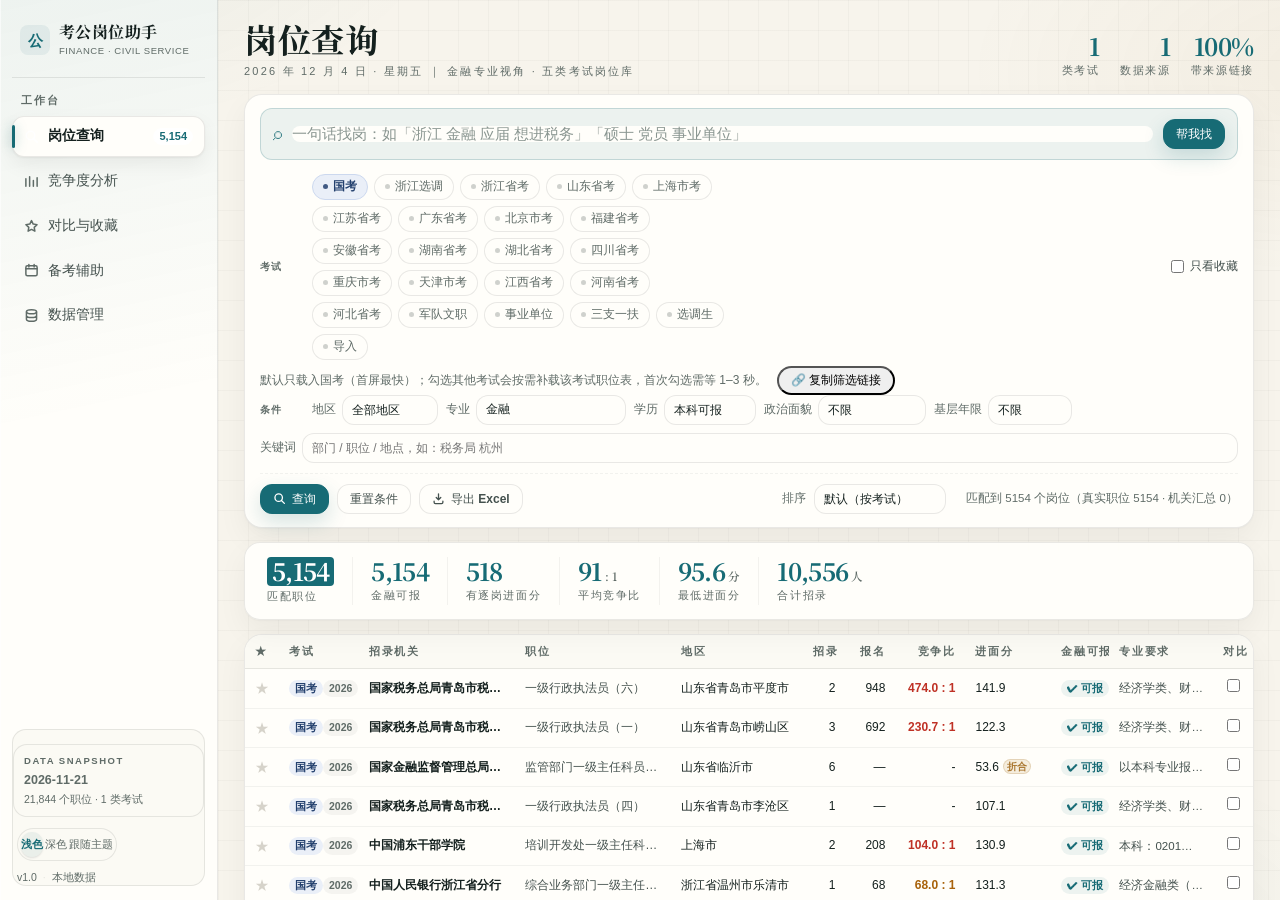
<file: hub/modules/gongkao/index.html>
<!DOCTYPE html>
<html lang="zh-CN" data-module="gongkao">
<head>
  <meta charset="UTF-8">
  <meta name="viewport" content="width=device-width, initial-scale=1.0">
  <title>考公岗位信息助手</title>
  <script>
    // 主题在 CSS 之前设置，避免深色用户启动时闪白；优先外壳传入的 hubtheme
    try {
      var t = (location.search.match(/[?&]hubtheme=(light|dark|auto)/) || [])[1] || localStorage.getItem('gk_theme') || 'light';
      var sys = window.matchMedia && matchMedia('(prefers-color-scheme: dark)').matches ? 'dark' : 'light';
      document.documentElement.dataset.theme = (t === 'auto') ? sys : t;
    } catch (e) {}
  </script>
  <link rel="stylesheet" href="../../vendor/fonts/noto-serif-sc/600.css">
  <link rel="stylesheet" href="../../vendor/fonts/noto-serif-sc/700.css">
  <link rel="stylesheet" href="style.css?v=20261121h">
  <link rel="stylesheet" href="../../shared/hub-module.css">
  <!-- 默认考试=国考：提前开始拉主数据文件，别等 DOMContentLoaded 后再排队 -->
  <link rel="preload" as="fetch" href="data/guokao2027.json.gz" crossorigin="anonymous">
</head>
<body>
<!-- 启动骨架屏：app.js 异步加载数据期间显示，加载完成后由 removeBootSplash() 淡出 -->
<div id="bootSplash" aria-hidden="true">
  <div class="boot-logo">公</div>
  <div class="boot-title">考公岗位信息助手</div>
  <div class="boot-bar"><i></i></div>
  <div class="boot-tip" id="bootTip">正在加载岗位数据…</div>
</div>
<div class="shell">

  <!-- ==================== 左栏 ==================== -->
  <aside class="sidebar">
    <div class="brand">
      <span class="logo">公</span>
      <div>
        <h1 class="brand-name">考公岗位助手</h1>
        <div class="brand-sub">FINANCE · CIVIL SERVICE</div>
      </div>
    </div>

    <div class="nav-label">工作台</div>
    <nav class="tabs" id="tabs">
      <button class="tab active" data-tab="search">
        <svg viewBox="0 0 16 16"><circle cx="7" cy="7" r="4.5"/><path d="M10.4 10.4L14 14" stroke-linecap="round"/></svg>
        <span class="tab-text">岗位查询</span>
        <span class="tab-badge" id="tabCount">—</span>
      </button>
      <button class="tab" data-tab="analysis">
        <svg viewBox="0 0 16 16"><path d="M2 13V5m4 8V3m4 10V7m4 6V4" stroke-linecap="round"/></svg>
        <span class="tab-text">竞争度分析</span>
      </button>
      <button class="tab" data-tab="compare">
        <svg viewBox="0 0 16 16"><path d="M8 1.7l1.8 3.7 4.1.6-3 2.9.7 4.1L8 11.1l-3.6 1.9.7-4.1-3-2.9 4.1-.6z" stroke-linejoin="round"/></svg>
        <span class="tab-text">对比与收藏</span>
        <span class="tab-badge" id="tabFavCount">0</span>
      </button>
      <button class="tab" data-tab="prep">
        <svg viewBox="0 0 16 16"><rect x="2" y="3" width="12" height="10.5" rx="1.6"/><path d="M2 6.2h12M5.2 1.6v2.6M10.8 1.6v2.6" stroke-linecap="round"/></svg>
        <span class="tab-text">备考辅助</span>
      </button>
      <button class="tab" data-tab="data">
        <svg viewBox="0 0 16 16"><ellipse cx="8" cy="4" rx="5.4" ry="2.2"/><path d="M2.6 4v8c0 1.2 2.4 2.2 5.4 2.2s5.4-1 5.4-2.2V4M2.6 8c0 1.2 2.4 2.2 5.4 2.2S13.4 9.2 13.4 8"/></svg>
        <span class="tab-text">数据管理</span>
      </button>
    </nav>

    <div class="side-foot">
      <div class="snap">
        <div class="snap-t">DATA SNAPSHOT</div>
        <div class="snap-d" id="snapDate">—</div>
        <div class="snap-n" id="snapCount">加载中…</div>
      </div>
      <div class="side-links">
        <div class="theme-seg" id="themeSeg" role="group" aria-label="界面主题">
          <button type="button" data-t="light">浅色</button>
          <button type="button" data-t="dark">深色</button>
          <button type="button" data-t="auto">跟随主题</button>
        </div>
      </div>
      <div class="side-links meta">
        <span id="appVersion">v1.0</span>
        <span class="sep">·</span>
        <span>本地数据</span>
      </div>
    </div>
  </aside>

  <!-- ==================== 主区 ==================== -->
  <main>
    <div id="reminderBanner" class="reminder-banner hidden"></div>

    <!-- ============ 岗位查询 ============ -->
    <section id="tab-search" class="tab-page active">
      <div class="page-head">
        <div>
          <h2>岗位查询</h2>
          <div class="meta" id="todayLabel">金融专业视角 · 五类考试岗位库</div>
        </div>
        <div class="head-stats">
          <div><b id="hExamCount">5</b><span>类考试</span></div>
          <div><b id="hSourceCount">12</b><span>数据来源</span></div>
          <div><b id="hCoverage">—</b><span>带来源链接</span></div>
        </div>
      </div>

      <div class="card filter-card">
        <div class="nl-row">
          <span class="nl-ico" aria-hidden="true">⌕</span>
          <input id="nlSearch" type="text" autocomplete="off" placeholder="一句话找岗：如「浙江 金融 应届 想进税务」「硕士 党员 事业单位」">
          <button id="nlGo" class="btn primary" type="button">帮我找</button>
        </div>
        <div class="filter-row exam-row">
          <span class="filter-label" id="examChecksLabel">考试</span>
          <div class="checkboxes" id="examChecks" role="group" aria-labelledby="examChecksLabel">
            <label data-exam="国考"><input type="checkbox" value="国考" checked>国考</label>
            <label data-exam="浙江选调"><input type="checkbox" value="浙江选调">浙江选调</label>
            <label data-exam="浙江省考"><input type="checkbox" value="浙江省考">浙江省考</label>
            <label data-exam="山东省考"><input type="checkbox" value="山东省考">山东省考</label>
            <label data-exam="上海市考"><input type="checkbox" value="上海市考">上海市考</label>
            <label data-exam="江苏省考"><input type="checkbox" value="江苏省考">江苏省考</label>
            <label data-exam="广东省考"><input type="checkbox" value="广东省考">广东省考</label>
            <label data-exam="北京市考"><input type="checkbox" value="北京市考">北京市考</label>
            <label data-exam="福建省考"><input type="checkbox" value="福建省考">福建省考</label>
            <label data-exam="安徽省考"><input type="checkbox" value="安徽省考">安徽省考</label>
            <label data-exam="湖南省考"><input type="checkbox" value="湖南省考">湖南省考</label>
            <label data-exam="湖北省考"><input type="checkbox" value="湖北省考">湖北省考</label>
            <label data-exam="四川省考"><input type="checkbox" value="四川省考">四川省考</label>
            <label data-exam="重庆市考"><input type="checkbox" value="重庆市考">重庆市考</label>
            <label data-exam="天津市考"><input type="checkbox" value="天津市考">天津市考</label>
            <label data-exam="江西省考"><input type="checkbox" value="江西省考">江西省考</label>
            <label data-exam="河南省考"><input type="checkbox" value="河南省考">河南省考</label>
            <label data-exam="河北省考"><input type="checkbox" value="河北省考">河北省考</label>
            <label data-exam="军队文职"><input type="checkbox" value="军队文职">军队文职</label>
            <label data-exam="事业单位"><input type="checkbox" value="事业单位">事业单位</label>
            <label data-exam="三支一扶"><input type="checkbox" value="三支一扶">三支一扶</label>
            <label data-exam="选调生"><input type="checkbox" value="选调生">选调生</label>
            <label><input type="checkbox" value="自定义导入">导入</label>
          </div>
          <span class="spacer"></span>
          <label class="toggle"><input type="checkbox" id="fFavOnly">只看收藏</label>
        </div>
        <p class="filter-hint">默认只载入国考（首屏最快）；勾选其他考试会按需补载该考试职位表，首次勾选需等 1–3 秒。<button class="chip copy-filter-link" id="copyFilterLink" type="button" title="把当前筛选条件生成链接，发给同学打开即同款筛选">🔗 复制筛选链接</button></p>

        <div class="filter-row cond-row">
          <span class="filter-label">条件</span>
          <div class="filter-item">
            <label for="fRegion">地区</label>
            <select id="fRegion">
              <option value="">全部</option>
            </select>
          </div>
          <div class="filter-item">
            <label for="fMajor">专业</label>
            <input id="fMajor" type="text" placeholder="金融 / 经济 / 不限" value="金融">
          </div>
          <div class="filter-item">
            <label for="fEdu">学历</label>
            <select id="fEdu">
              <option value="">不限</option>
              <option value="bachelor" selected>本科可报</option>
              <option value="master">要求硕士</option>
            </select>
          </div>
          <div class="filter-item">
            <label for="fPolitical">政治面貌</label>
            <select id="fPolitical">
              <option value="">不限</option>
              <option value="none">不限（群众）</option>
              <option value="ccp">中共党员</option>
            </select>
          </div>
          <div class="filter-item">
            <label for="fBase">基层年限</label>
            <select id="fBase">
              <option value="">不限</option>
              <option value="none">无要求</option>
              <option value="has">有要求</option>
            </select>
          </div>
          <div class="filter-item grow">
            <label for="fKeyword">关键词</label>
            <input id="fKeyword" type="text" placeholder="部门 / 职位 / 地点，如：税务局 杭州">
          </div>
        </div>

        <div class="filter-row actions">
          <button id="btnMatch" class="btn primary">
            <svg viewBox="0 0 16 16" fill="none" stroke="currentColor" stroke-width="1.6"><circle cx="7" cy="7" r="4.6"/><path d="M10.4 10.4L14 14" stroke-linecap="round"/></svg>
            查询
          </button>
          <button id="btnReset" class="btn">重置条件</button>
          <button id="btnExport" class="btn">
            <svg viewBox="0 0 16 16" fill="none" stroke="currentColor" stroke-width="1.6"><path d="M8 2.2v7.4m0 0l2.8-2.8M8 9.6L5.2 6.8" stroke-linecap="round" stroke-linejoin="round"/><path d="M2.6 11.4v1.2c0 .9.7 1.6 1.6 1.6h7.6c.9 0 1.6-.7 1.6-1.6v-1.2" stroke-linecap="round"/></svg>
            导出 Excel
          </button>
          <span class="spacer"></span>
          <label class="sort-hint" for="fSort">排序</label>
          <select id="fSort">
            <option value="default">默认（按考试）</option>
            <option value="ratioAsc">竞争比 低→高</option>
            <option value="ratioDesc">竞争比 高→低</option>
            <option value="scoreAsc">进面分 低→高</option>
            <option value="scoreDesc">进面分 高→低</option>
            <option value="quotaDesc">招录人数 多→少</option>
            <option value="quotaAsc">招录人数 少→多</option>
            <option value="applicantsDesc">报名人数 多→少</option>
            <option value="applicantsAsc">报名人数 少→多</option>
          </select>
          <span id="matchCount" class="match-count"></span>
        </div>
      </div>

      <div class="statbar" id="statbar">
        <div class="stat key">
          <div class="v" id="stTotal">—</div>
          <div class="k">匹配职位</div>
        </div>
        <div class="stat">
          <div class="v" id="stFin">—</div>
          <div class="k">金融可报</div>
        </div>
        <div class="stat">
          <div class="v" id="stScore">—</div>
          <div class="k">有逐岗进面分</div>
        </div>
        <div class="stat">
          <div class="v" id="stRatio">—</div>
          <div class="k">平均竞争比</div>
        </div>
        <div class="stat">
          <div class="v" id="stMin">—</div>
          <div class="k">最低进面分</div>
        </div>
        <div class="stat">
          <div class="v" id="stQuota">—</div>
          <div class="k">合计招录</div>
        </div>
      </div>

      <div class="card table-card">
        <div class="table-scroll">
          <table class="pos-table" id="resultTable">
            <thead>
              <tr>
                <th class="col-fav">★</th>
                <th class="col-exam">考试</th>
                <th class="col-dept">招录机关</th>
                <th class="col-pos">职位</th>
                <th class="col-loc">地区</th>
                <th class="num" data-sort="quota" data-label="招录" title="点击按招录人数排序">招录</th>
                <th class="num" data-sort="applicants" data-label="报名" title="点击按报名人数排序">报名</th>
                <th class="num" data-sort="ratio" data-label="竞争比" title="点击按竞争比排序（无数据沉底）">竞争比</th>
                <th data-sort="entryScore" data-label="进面分" title="点击按进面分排序（无数据沉底）。⚠️ 国考「特殊专业职位」（金融监管/证监会/边检等需加考专业科目的）进面分是折合分，满分 100，与普通职位的 200 分制不可直接比较，列表里已标「折合」">进面分</th>
                <th>金融可报</th>
                <th class="col-major">专业要求</th>
                <th class="col-cmp">对比</th>
              </tr>
            </thead>
            <tbody id="resultBody"></tbody>
          </table>
        </div>
        <div id="tableNote" class="table-note hidden"></div>
        <div id="emptyTip" class="empty-tip hidden">没有符合条件的岗位，试试放宽筛选条件（如清空专业关键词、学历选"不限"）。</div>
      </div>
      <div class="footnote">数据说明：内置数据整理自官方网站及公开报道，<b>报名人数为报名期截止/最新公开口径</b>，仅供参考；点击行可查看详情与数据来源。<b>「机关汇总」</b>条目为机关级推断（该机关共招 N 岗 M 人），不是可直接投递的具体职位，请以官方职位表为准。</div>
    </section>

    <!-- ============ 竞争度分析 ============ -->
    <section id="tab-analysis" class="tab-page">
      <div class="page-head">
        <div>
          <h2>竞争度分析</h2>
          <div class="meta">按数据集汇总招录规模、竞争比与「相对好考」岗位</div>
        </div>
      </div>
      <div class="cards-row" id="examStatCards"></div>
      <div class="card">
        <h3>热门岗位竞争比 TOP 15</h3>
        <p class="card-sub">仅统计有报名人数数据的岗位</p>
        <div id="ratioChart" class="chart"></div>
      </div>
      <div class="card">
        <h3>相对好考岗位</h3>
        <p class="card-sub">有数据岗位中竞争比最低的 10 个</p>
        <div id="easyChart" class="chart"></div>
      </div>
      <div class="card">
        <h3>金融专业考情速览</h3>
        <div id="insights" class="insights"></div>
      </div>
    </section>

    <!-- ============ 对比与收藏 ============ -->
    <section id="tab-compare" class="tab-page">
      <div class="page-head">
        <div>
          <h2>对比与收藏</h2>
          <div class="meta">收藏、横向对比与岗位评价（全部保存在本机）</div>
        </div>
      </div>
      <div class="card">
        <h3>我的收藏</h3>
        <div id="favList"></div>
      </div>
      <div class="card">
        <h3>岗位对比</h3>
        <p class="card-sub">最多 4 个，在查询结果勾选「对比」后点击下方按钮</p>
        <div class="filter-row actions">
          <button id="btnCompare" class="btn primary">生成对比表</button>
          <button id="btnClearCompare" class="btn">清空</button>
        </div>
        <div id="compareWrap"></div>
      </div>
      <div class="card">
        <h3>我的岗位评价</h3>
        <p class="card-sub">你在岗位详情页写的评价会汇总在这里（仅保存在本机）</p>
        <div id="reviewList"></div>
      </div>
    </section>

    <!-- ============ 备考辅助 ============ -->
    <section id="tab-prep" class="tab-page">
      <div class="page-head">
        <div>
          <h2>备考辅助</h2>
          <div class="meta">考试时间线、科目结构与任务清单</div>
        </div>
      </div>
      <div class="card">
        <h3>我的报考档案</h3>
        <p class="card-sub">数据只存在本机、随时可改（明年条件变了直接更新这里再点分析）。分析只做「硬性资格」判定：学历门槛、政治面貌、基层年限、应届年度、浙江选调的基本资格——专业匹配度仍以官方职位表目录为准。</p>
        <div class="profile-grid">
          <label>学历层次
            <select id="pfDegree">
              <option value="bachelor">本科在读</option>
              <option value="master">硕士在读</option>
            </select>
          </label>
          <label>毕业年份（应届届别）
            <select id="pfGradYear">
              <option value="2027">2027 届</option>
              <option value="2028" selected>2028 届</option>
              <option value="2029">2029 届</option>
            </select>
          </label>
          <label>政治面貌
            <select id="pfPolitical">
              <option value="none">群众</option>
              <option value="tuan">共青团员</option>
              <option value="ccp">中共党员（含预备）</option>
            </select>
          </label>
          <label>基层工作经历
            <select id="pfBase">
              <option value="none">无</option>
              <option value="has">有</option>
            </select>
          </label>
          <label class="pf-wide">专业（用于岗位查询预填）
            <input id="pfMajor" type="text" value="金融学" placeholder="如：金融学 / 金融">
          </label>
        </div>
        <div class="profile-conds">
          <b>浙江选调「四项条件之一」（常规选调报考资格，可多选）：</b>
          <label class="toggle"><input type="checkbox" id="pfCond2">担任班级委员 / 团支部委员 / 院系级学生会（研究生会、团委）中层副职及以上满 1 学年</label>
          <label class="toggle"><input type="checkbox" id="pfCond3">获「三好学生」「优秀毕业生」「优秀团员」等校级以上综合表彰</label>
          <label class="toggle"><input type="checkbox" id="pfCond4">获国家级奖学金或校级一等以上奖学金</label>
        </div>
        <div class="filter-row actions">
          <button id="btnProfileSave" class="btn primary">保存档案</button>
          <button id="btnProfileCheck" class="btn">分析「我能报哪些」</button>
          <button id="btnProfileApply" class="btn">把我的条件应用到岗位查询</button>
        </div>
        <div id="profileResult"></div>
      </div>
      <div class="card">
        <h3>重要时间节点</h3>
        <div id="timeline"></div>
      </div>
      <div class="cards-row" id="examStructureCards"></div>
      <div class="card">
        <h3>备考任务清单</h3>
        <p class="card-sub">自动保存到本机</p>
        <div class="new-task"><input id="newTask" type="text" placeholder="添加自定义任务，回车确认" aria-label="添加自定义备考任务"><button id="btnAddTask" class="btn">添加</button></div>
        <ul id="taskList" class="task-list"></ul>
      </div>
      <div class="card">
        <h3>备考建议</h3>
        <p class="card-sub">面向金融专业、以浙江省考与国考为主线的复习节奏</p>
        <div id="advice" class="advice"></div>
      </div>
    </section>

    <!-- ============ 数据管理 ============ -->
    <section id="tab-data" class="tab-page">
      <div class="page-head">
        <div>
          <h2>数据管理</h2>
          <div class="meta">数据完整度、各地市招录概况、导入与口径说明</div>
        </div>
      </div>
      <div class="card">
        <h3>内置数据概况</h3>
        <div id="dataSummary"></div>
        <p class="muted">内置数据整理自官方公告与公开报道，包含年份口径标注。报名人数实时数据仅在官方报名系统内公布。</p>
      </div>
      <div class="card">
        <h3>官方数据自动更新</h3>
        <p class="muted">应用每次启动后会静默检查国考官方专题（每天最多一次，不产生任何 AI 费用）。一旦官方发布报名人数等统计通报，自动写回本库并弹窗提示。也可以随时手动检查：</p>
        <div class="filter-row actions">
          <button id="btnCheckUpdate" class="btn primary">检查官方数据更新</button>
          <span class="muted" style="margin:0">数据源：国家公务员局专题站（dl.scs.gov.cn）</span>
        </div>
      </div>
      <div class="card">
        <h3>我的数据备份</h3>
        <p class="card-sub">收藏、评价、任务、报考档案、筛选偏好都保存在本机（localStorage）——导出一份 JSON 可防丢失，换电脑也能恢复。</p>
        <div class="filter-row actions">
          <button id="btnBackupExport" class="btn primary">
            <svg viewBox="0 0 16 16" fill="none" stroke="currentColor" stroke-width="1.6"><path d="M8 2.2v7.4m0 0l2.8-2.8M8 9.6L5.2 6.8" stroke-linecap="round" stroke-linejoin="round"/><path d="M2.6 11.4v1.2c0 .9.7 1.6 1.6 1.6h7.6c.9 0 1.6-.7 1.6-1.6v-1.2" stroke-linecap="round"/></svg>
            导出备份
          </button>
          <button id="btnBackupImport" class="btn">导入恢复</button>
          <input type="file" id="backupFile" accept=".json" style="display:none">
        </div>
      </div>
      <div class="card">
        <h3>使用偏好</h3>
        <label class="toggle" style="margin:4px 0 2px"><input type="checkbox" id="keepFiltersToggle">记住上次筛选条件（关闭时每次启动恢复默认：金融 + 本科可报 + 国考）</label>
      </div>
      <div class="card">
        <h3>导入最新岗位表</h3>
        <p class="muted">支持导入从官方下载的职位表。系统会自动识别常见列名（招录机关、职位名称、招录人数、专业、学历、报名人数等），导入前可预览。导入的数据与内置数据合并展示，可随时清除。</p>
        <input type="file" id="importFile" accept=".xlsx,.xls,.csv" style="display:none">
        <div class="filter-row actions">
          <button id="btnImport" class="btn primary">选择文件导入</button>
          <button id="btnClearImport" class="btn danger">清除导入数据</button>
        </div>
        <div id="importPreview"></div>
      </div>
      <div class="card">
        <h3>数据口径说明</h3>
        <ul class="note-list">
          <li><b>报名人数</b>：官方仅在报名期内公布（国考每天更新过审人数，省考口径不一），本工具内置的是截止/最新公开口径。</li>
          <li><b>录取人数</b>：即"招录人数"（计划招录）；实际录用人数以官方公示为准，通常与计划数接近。</li>
          <li><b>进面分数线</b>：为该岗位进入面试的最低笔试折合分，不同考试折算方式不同，跨考试不可直接比较。</li>
          <li><b>岗位评价</b>：内置简评为综合网络公开信息整理，主观仅供参考；"我的评价"仅保存在本机。</li>
        </ul>
      </div>
    </section>
  </main>
</div>

<!-- 岗位详情弹窗 -->
<div id="modalMask" class="modal-mask hidden">
  <div class="modal" id="modalBox"></div>
</div>

<script>
  // 页头日期（不依赖 app.js）
  (function () {
    const d = new Date();
    const w = ['日', '一', '二', '三', '四', '五', '六'][d.getDay()];
    const el = document.getElementById('todayLabel');
    if (el) el.textContent = `${d.getFullYear()} 年 ${d.getMonth() + 1} 月 ${d.getDate()} 日 · 星期${w} ｜ 金融专业视角 · 五类考试岗位库`;
  })();
</script>
<script src="app.js?v=20261124a"></script>
<script src="../../shared/hub-bridge.js"></script>
</body>
</html>
</file>
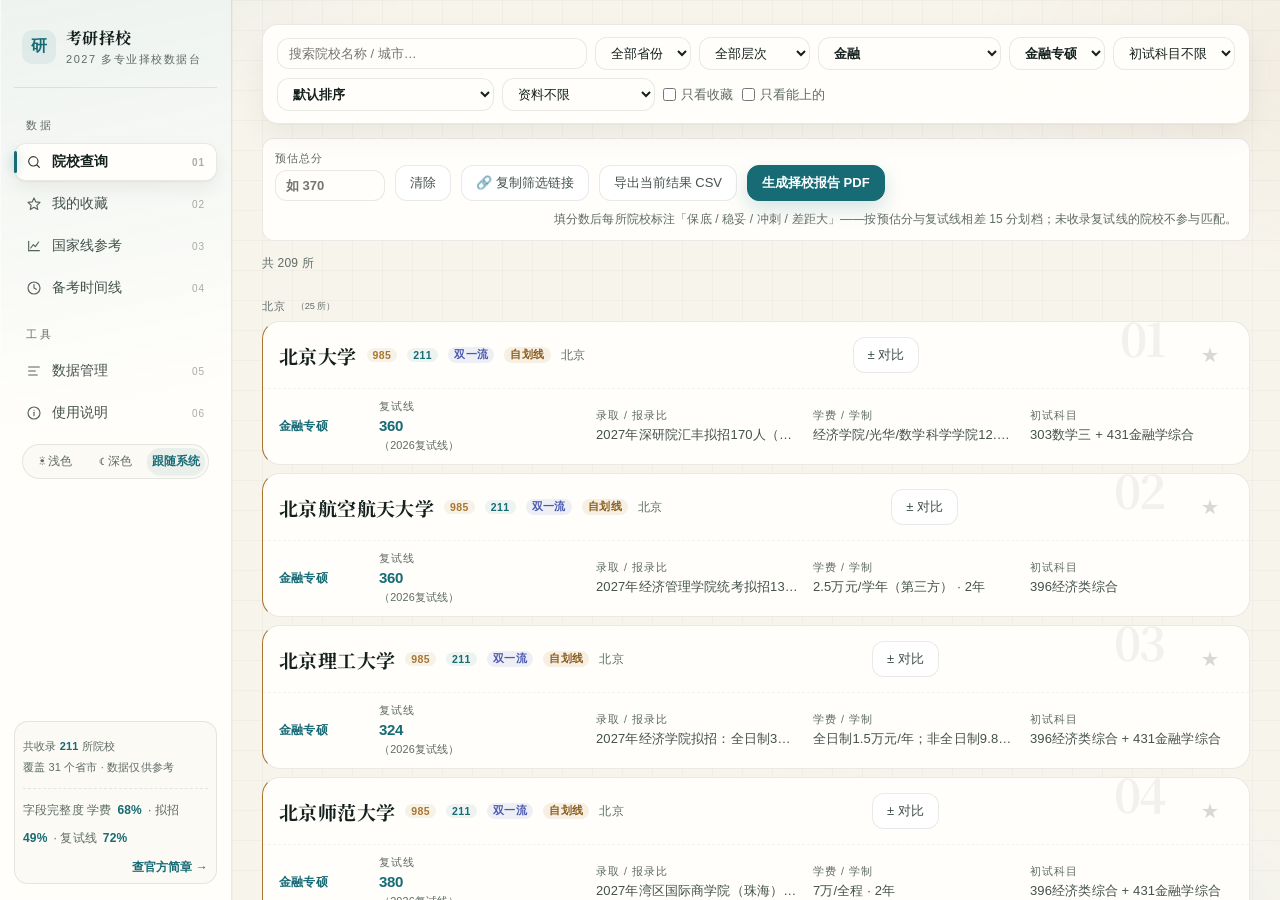
<file: hub/modules/kaoyan/renderer/index.html>
<!DOCTYPE html>
<html lang="zh-CN" data-module="kaoyan">
<head>
<meta charset="UTF-8">
<meta name="viewport" content="width=device-width, initial-scale=1.0">
<script>
/* 防 FOUC：优先外壳传入的 hubtheme，其次本机偏好，最后系统；须在首绘前写 data-theme */
(function () {
  var p = (location.search.match(/[?&]hubtheme=(light|dark|auto)/) || [])[1];
  try { p = p || localStorage.getItem('kaoyan-theme') || 'auto'; } catch (e) { p = p || 'auto'; }
  var d = p === 'dark' || (p === 'auto' && window.matchMedia && matchMedia('(prefers-color-scheme: dark)').matches);
  document.documentElement.setAttribute('data-theme', d ? 'dark' : 'light');
})();
</script>
<title>考研择校 · 多专业择校数据台（2027）</title>
<meta name="description" content="覆盖 31 个专业大类、12 个学科门类的考研择校数据：复试线、录取人数、学费、学制、初试科目、参考书目。金融方向收录 211 所院校，另含计算机、法律、会计、教育、医学、艺术等大类试点。数据整理自研招网与各校研究生院官网，标注参考年份与出处，仅供参考。">
<link rel="icon" href="data:image/svg+xml,<svg xmlns='http://www.w3.org/2000/svg' viewBox='0 0 64 64'><defs><linearGradient id='g' x1='0' y1='0' x2='1' y2='1'><stop offset='0%25' stop-color='%230f525a'/><stop offset='55%25' stop-color='%23176b75'/><stop offset='100%25' stop-color='%232fa0ac'/></linearGradient></defs><rect width='64' height='64' rx='14' fill='url(%23g)'/><text x='32' y='46' text-anchor='middle' font-size='38' fill='%23fff' font-family='Microsoft YaHei,sans-serif'>%E7%A0%94</text></svg>">
<link rel="stylesheet" href="../../../vendor/fonts/noto-serif-sc/600.css">
<link rel="stylesheet" href="../../../vendor/fonts/noto-serif-sc/700.css">
<link rel="stylesheet" href="styles.css">
<link rel="stylesheet" href="../../../shared/hub-module.css">
</head>
<body>
<div id="app">
  <aside id="sidebar">
    <div class="logo">
      <div class="logo-icon">研</div>
      <div><h1 class="logo-title">考研择校</h1><div class="logo-sub">2027 多专业择校数据台</div></div>
    </div>
    <nav>
      <div class="side-group">数据</div>
      <button class="nav-btn active" data-view="query"><svg viewBox="0 0 24 24"><circle cx="11" cy="11" r="7"/><path d="m20 20-3.5-3.5"/></svg><span>院校查询</span></button>
      <button class="nav-btn" data-view="fav"><svg viewBox="0 0 24 24"><path d="m12 3 2.7 5.9 6.3.7-4.7 4.4 1.3 6.3L12 17l-5.6 3.3 1.3-6.3L3 9.6l6.3-.7z"/></svg><span>我的收藏</span></button>
      <button class="nav-btn" data-view="national"><svg viewBox="0 0 24 24"><path d="M4 19V5"/><path d="M4 19h16"/><path d="m7 15 4-5 3 3 5-7"/></svg><span>国家线参考</span></button>
      <button class="nav-btn" data-view="timeline"><svg viewBox="0 0 24 24"><circle cx="12" cy="12" r="9"/><path d="M12 7v5l3.5 2"/></svg><span>备考时间线</span></button>
      <div class="side-group">工具</div>
      <button class="nav-btn" data-view="manage"><svg viewBox="0 0 24 24"><path d="M4 6h16"/><path d="M4 12h10"/><path d="M4 18h13"/></svg><span>数据管理</span></button>
      <button class="nav-btn" data-view="about"><svg viewBox="0 0 24 24"><circle cx="12" cy="12" r="9"/><path d="M12 11v5"/><path d="M12 8h.01"/></svg><span>使用说明</span></button>
    </nav>
    <div style="padding:12px 8px 0">
      <div class="theme-seg" id="themeSeg" role="group" aria-label="主题选择">
        <button data-t="light">☀ 浅色</button>
        <button data-t="dark">☾ 深色</button>
        <button data-t="auto" class="on">跟随系统</button>
      </div>
    </div>
    <div class="sidebar-foot" id="statLine"></div>
  </aside>

  <main id="main">
    <!-- ========== 院校查询 ========== -->
    <section id="view-query" class="view">
      <div class="filters">
        <input id="fSearch" type="search" placeholder="搜索院校名称 / 城市…">
        <select id="fProv"><option value="">全部省份</option></select>
        <select id="fTag">
          <option value="">全部层次</option>
          <option value="985">985</option>
          <option value="211">211</option>
          <option value="双一流">双一流</option>
          <option value="财经类">财经类院校</option>
          <option value="自划线">34所自划线</option>
        </select>
        <select id="fMajor" title="专业大类"></select>
        <select id="fProgram">
          <option value="z">金融专硕（0251）</option>
          <option value="x">金融学硕（0202）</option>
          <option value="">两者都看</option>
        </select>
        <select id="fMath">
          <option value="">数学不限</option>
          <option value="数三">考数学三</option>
          <option value="396">考396经综</option>
        </select>
        <select id="fSort">
          <option value="default">默认排序</option>
          <option value="line">复试线 高→低</option>
          <option value="fee">学费 低→高（按全程折算）</option>
          <option value="enroll">录取人数 多→少</option>
          <option value="complete">资料完整度 高→低</option>
          <option value="diff">按分差 近→远（需填预估分）</option>
          <option value="fav">收藏优先</option>
        </select>
        <select id="fComplete">
          <option value="">资料不限</option>
          <option value="line">有精确复试线</option>
          <option value="fee">有学费</option>
          <option value="enroll">有录取人数</option>
          <option value="rich">资料较全（≥5 项）</option>
        </select>
        <label class="chk"><input type="checkbox" id="fFav"> 只看收藏</label>
        <label class="chk"><input type="checkbox" id="fFit"> 只看能上的</label>
      </div>

      <div class="matcher">
        <div class="f">
          <label>预估总分</label>
          <input id="fScore" type="number" min="0" max="500" step="1" placeholder="如 370">
        </div>
        <button id="btnClearScore">清除</button>
        <button id="btnCopyFilterLink" title="把当前筛选条件写进链接，复制后可直接发给同学">🔗 复制筛选链接</button>
        <button id="btnExportCsv">导出当前结果 CSV</button>
        <button id="btnReport" class="primary" title="按当前筛选与预估分生成一份可打印存 PDF 的择校报告">生成择校报告 PDF</button>
        <span class="hint">填分数后每所院校标注「保底 / 稳妥 / 冲刺 / 差距大」——按预估分与复试线相差 15 分划档；未收录复试线的院校不参与匹配。</span>
      </div>

      <div id="results"></div>
    </section>

    <!-- ========== 国家线 ========== -->
    <section id="view-national" class="view" style="display:none">
      <h2>历年考研国家线 · 经济学门类</h2>
      <p class="muted" style="margin-bottom:14px">金融学硕（应用经济学 0202）与金融专硕（0251）均执行经济学门类国家线。国家线是进入复试的最低门槛，名校复试线通常高出国家线 40~80 分。</p>
      <div id="nationalTable"></div>
      <div class="card" style="margin-top:16px">
        <b>A 区 / B 区说明</b>
        <p class="muted">A 区：北京、天津、河北、山西、辽宁、吉林、黑龙江、上海、江苏、浙江、安徽、福建、江西、山东、河南、湖北、湖南、广东、重庆、四川、陕西 21 个省市；B 区：内蒙古、广西、海南、贵州、云南、西藏、甘肃、青海、宁夏、新疆 10 个省区，B 区总分线一般比 A 区低 10 分左右，单科低 3~5 分。</p>
      </div>
    </section>

    <!-- ========== 我的收藏 ========== -->
    <section id="view-fav" class="view" style="display:none">
      <h2>我的收藏</h2>
      <div class="toolbar">
        <button id="btnFavCsv" class="mini">导出收藏 CSV</button>
        <span class="count" id="favCount"></span>
      </div>
      <p class="muted" style="margin:10px 0">收藏保存在本机（网页版保存在你自己的浏览器里）。在「院校查询」点院校右侧的 ★ 添加或取消；列表按最新复试线从高到低排。</p>
      <div id="favResults"></div>
    </section>

    <!-- ========== 备考时间线 ========== -->
    <section id="view-timeline" class="view" style="display:none">
      <h2>2027 届备考时间线</h2>
      <div class="card"><div class="tl" id="timelineBox"></div></div>
      <div class="card"><b>数据更新状态</b><div id="yearStat" style="margin-top:8px"></div></div>
    </section>

    <!-- ========== 数据管理 ========== -->
    <section id="view-manage" class="view" style="display:none">
      <h2>数据管理</h2>
      <div class="toolbar">
        <button id="btnAdd" class="primary">＋ 添加院校</button>
        <input id="mSearch" type="search" placeholder="搜索院校 / 城市 / 省份…">
        <button id="btnExport">导出备份</button>
        <button id="btnImport" class="web-hide">导入备份</button>
        <button id="btnOpenDir" class="web-hide">打开数据文件夹</button>
        <button id="btnReset" class="danger">恢复内置数据</button>
        <span class="count" id="mCount"></span>
      </div>
      <p class="muted" style="margin:10px 0">数据保存在本机（应用内编辑自动保存）。每年招生简章公布后（约 9-10 月），建议核对各校最新数据并在此更新。点击院校行右侧「编辑」修改数据。「完整度」列显示该校已填写的有效字段数，数字小的优先补。</p>
      <p class="muted web-only" style="margin:10px 0;padding:10px 12px;background:var(--brand-light);border-radius:8px">
        🌐 你正在使用<b>网页版</b>：这里的修改只保存在<b>你自己的浏览器</b>里（不会影响其他人看到的版本），刷新后仍在，换设备或清缓存会丢失。想长期保存请用「导出备份」。
      </p>
      <div id="manageTable"></div>
    </section>

    <!-- ========== 说明 ========== -->
    <section id="view-about" class="view" style="display:none">
      <h2>使用说明与数据声明</h2>
      <div class="card">
        <b>1. 怎么用（推荐流程）</b>
        <p class="muted">
          ① 在「院校查询」页顶部的<b>预估总分</b>里填一个分数（比如 370），每所院校会自动标注
          <span class="match-badge match-bao">保底</span>
          <span class="match-badge match-wen">稳妥</span>
          <span class="match-badge match-chong">冲刺</span>
          <span class="match-badge match-none">差距大</span>
          ——按预估分与该校复试线相差 15 分划档，排序自动切到「按分差」。<br>
          ② 勾选「只看能上的」可以滤掉够不着的；再用省份 / 层次 / 数学科目筛选缩小范围。<br>
          ③ 勾选「± 对比」最多选 4 所，点右下角「开始对比」并排看，可导出 CSV 或打印存 PDF。<br>
          ④ 想留档就点「导出当前结果 CSV」，用 Excel 打开即可（已加 BOM，中文不乱码）。<br>
          ⑤ 想只收录得全的学校，用「资料不限」下拉选「有精确复试线 / 有学费 / 有录取人数 / 资料较全」；
             数据管理页顶部也能直接搜院校名，「完整度」列数字小的优先补。
        </p>
      </div>
      <div class="card">
        <b>2. 数据来源与准确性</b>
        <p class="muted">本软件数据由公开资料（研招网、各校研究生院官网、当年招生简章、公开报道）整理而成，<b>仅供参考，不构成任何择校承诺</b>。报录比、复试线、学费每年都会变化，部分院校不同学院（如人大财政金融学院与智慧治理学院、厦大经济学院与王亚南研究院）数据差异很大。报考前务必以<b>研招网（yz.chsi.com.cn）和目标院校研究生院官网当年招生简章</b>为准。每条数据都标有参考年份，点击院校可跳转官方渠道核实。</p>
      </div>
      <div class="card">
        <b>3. 数据可信度怎么看</b>
        <p class="muted">
          ① <b>精确复试线</b>（不带 ≈ 号）：来自院校官网公布的复试分数线文件，含当年院线总分，可直接参考；<br>
          ② <b>≈ 约数</b>（标"网络资料"）：只查到区间或往年规律，仅供参考，必须核实；<br>
          ③ <b>显示"—"或"待核实"</b>：公开渠道没有可靠数据。本软件<b>不会为了好看而编造数字</b>——空缺本身就是有效信息。<br>
          报名人数绝大多数院校不官方公布，因此大量留空，属正常现象。
        </p>
      </div>
      <div class="card">
        <b>4. 怎么查「报名人数 / 报录比」</b>
        <p class="muted">多数院校不官方公布报名人数。常用渠道：① 研招网「硕士专业目录」看拟招人数；② 目标院校研究生院官网搜「报录比」或「报考录取情况统计」（如对外经贸、南开、东南大学等每年公示）；③ 打电话给学院研招办。本软件里空缺的字段表示公开渠道没有可靠数据，欢迎你在「数据管理」中自行补充。</p>
      </div>
      <div class="card">
        <b>5. 学硕 vs 专硕怎么选</b>
        <p class="muted">学硕（0202）：多数考数学三＋经济学综合，学费约 8000 元/年，学制 3 年（部分 2 年），偏学术、便于读博；统考名额普遍少于专硕且推免占比高。专硕（0251）：考 431 金融学综合，数学三或 396 经综（396 难度低但需逻辑写作，改考后调剂面窄），学制 2 年为主，学费高（名校金专全程可达 10 万以上），偏就业。顶尖院校金专推免比例常超 50%，统考竞争激烈。</p>
      </div>
      <div class="card">
        <b>6. 数据每年怎么更新</b>
        <p class="muted">在「数据管理」页点击「添加院校 / 编辑」直接改；「导出备份」生成 JSON 文件保存到任意位置<span class="web-hide">，「导入备份」可恢复或迁移到别的电脑（安装版数据存于 C:\Users\你\AppData\Roaming\finance-kaoyan-app）</span>。<br>
        <span class="web-only">网页版的数据改动只存在你自己的浏览器里，刷新后仍在，换设备或清缓存会丢失；想长期保存请用「导出备份」下载 JSON。</span><br>
        <b>年度节奏</b>：每年 9-10 月各校发布下一年招生简章（此时可确认是否改考 396、学费、学制），次年 2 月底公布国家线，3-4 月各校公布复试线。本版数据参考年份为 2026 年，2027 年数据待各校陆续公布后补充。</p>
      </div>
    </section>
  </main>
</div>

<!-- 详情弹窗 -->
<div class="modal-mask" id="detailMask" style="display:none">
  <div class="modal" id="detailModal"></div>
</div>

<!-- 编辑弹窗 -->
<div class="modal-mask" id="editMask" style="display:none">
  <div class="modal wide" id="editModal"></div>
</div>

<!-- 对比浮条 -->
<div id="compareBar" style="display:none">
  <span id="compareList"></span>
  <button id="btnCompare" class="primary">开始对比</button>
  <button id="btnClearCompare">清空</button>
</div>

<!-- 对比弹窗 -->
<div class="modal-mask" id="compareMask" style="display:none">
  <div class="modal wide" id="compareModal"></div>
</div>

<div id="toast" style="display:none"></div>
<div id="report"></div>
<script src="app.js?v=20261124a"></script>
<script src="../../../shared/hub-bridge.js"></script>
</body>
</html>
</file>
<file: hub/vendor/fonts/noto-serif-sc/600.css>
/* noto-serif-sc-[4]-600-normal */
@font-face {
  font-family: 'Noto Serif SC';
  font-style: normal;
  font-display: swap;
  font-weight: 600;
  src: url(./files/noto-serif-sc-4-600-normal.woff2) format('woff2');
  unicode-range: U+1f1e9-1f1f5,U+1f1f7-1f1ff,U+1f21a,U+1f232,U+1f234-1f237,U+1f250-1f251,U+1f300,U+1f302-1f308,U+1f30a-1f311,U+1f315,U+1f319-1f320,U+1f324,U+1f327,U+1f32a,U+1f32c-1f32d,U+1f330-1f357,U+1f359-1f37e;
}

/* noto-serif-sc-[5]-600-normal */
@font-face {
  font-family: 'Noto Serif SC';
  font-style: normal;
  font-display: swap;
  font-weight: 600;
  src: url(./files/noto-serif-sc-5-600-normal.woff2) format('woff2');
  unicode-range: U+fee3,U+fef3,U+ff03-ff04,U+ff07,U+ff0a,U+ff17-ff19,U+ff1c-ff1d,U+ff20-ff3a,U+ff3c,U+ff3e-ff5b,U+ff5d,U+ff61-ff65,U+ff67-ff6a,U+ff6c,U+ff6f-ff78,U+ff7a-ff7d,U+ff80-ff84,U+ff86,U+ff89-ff8e,U+ff92,U+ff97-ff9b,U+ff9d-ff9f,U+ffe0-ffe4,U+ffe6,U+ffe9,U+ffeb,U+ffed,U+fffc,U+1f004,U+1f170-1f171,U+1f192-1f195,U+1f198-1f19a,U+1f1e6-1f1e8;
}

/* noto-serif-sc-[6]-600-normal */
@font-face {
  font-family: 'Noto Serif SC';
  font-style: normal;
  font-display: swap;
  font-weight: 600;
  src: url(./files/noto-serif-sc-6-600-normal.woff2) format('woff2');
  unicode-range: U+f0a7,U+f0b2,U+f0b7,U+f0c9,U+f0d8,U+f0da,U+f0dc-f0dd,U+f0e0,U+f0e6,U+f0eb,U+f0fc,U+f101,U+f104-f105,U+f107,U+f10b,U+f11b,U+f14b,U+f18a,U+f193,U+f1d6-f1d7,U+f244,U+f27a,U+f296,U+f2ae,U+f471,U+f4b3,U+f610-f611,U+f880-f881,U+f8ec,U+f8f5,U+f8ff,U+f901,U+f90a,U+f92c-f92d,U+f934,U+f937,U+f941,U+f965,U+f967,U+f969,U+f96b,U+f96f,U+f974,U+f978-f979,U+f97e,U+f981,U+f98a,U+f98e,U+f997,U+f99c,U+f9b2,U+f9b5,U+f9ba,U+f9be,U+f9ca,U+f9d0-f9d1,U+f9dd,U+f9e0-f9e1,U+f9e4,U+f9f7,U+fa00-fa01,U+fa08,U+fa0a,U+fa11,U+fb01-fb02,U+fdfc,U+fe0e,U+fe30-fe31,U+fe33-fe44,U+fe49-fe52,U+fe54-fe57,U+fe59-fe66,U+fe68-fe6b,U+fe8e,U+fe92-fe93,U+feae,U+feb8,U+fecb-fecc,U+fee0;
}

/* noto-serif-sc-[21]-600-normal */
@font-face {
  font-family: 'Noto Serif SC';
  font-style: normal;
  font-display: swap;
  font-weight: 600;
  src: url(./files/noto-serif-sc-21-600-normal.woff2) format('woff2');
  unicode-range: U+9f83,U+9f85-9f8d,U+9f90-9f91,U+9f94-9f96,U+9f98,U+9f9b-9f9c,U+9f9e,U+9fa0,U+9fa2,U+9ff0-9fff,U+a001,U+a007,U+a025,U+a046-a047,U+a057,U+a072,U+a078-a079,U+a083,U+a085,U+a100,U+a118,U+a132,U+a134,U+a1f4,U+a242,U+a4a6,U+a4aa,U+a4b0-a4b1,U+a4b3,U+a9c1-a9c2,U+ac00-ac01,U+ac04,U+ac08,U+ac10-ac11,U+ac13-ac16,U+ac19,U+ac1c-ac1d,U+ac24,U+ac70-ac71,U+ac74,U+ac77-ac78,U+ac80-ac81,U+ac83,U+ac8c,U+ac90,U+ac9f-aca0,U+aca8-aca9,U+acac,U+acb0,U+acbd,U+acc1,U+acc4,U+ace0-ace1,U+ace4,U+ace8,U+acf3,U+acf5,U+acfc-acfd,U+ad00,U+ad0c,U+ad11,U+ad1c,U+ad34,U+ad50,U+ad64,U+ad6c,U+ad70,U+ad74,U+ad7f,U+ad81,U+ad8c,U+adc0,U+adc8,U+addc,U+ade0,U+adf8-adf9,U+adfc,U+ae00,U+ae08-ae09,U+ae0b,U+ae30,U+ae34,U+ae38,U+ae40,U+ae4a,U+ae4c,U+ae54,U+ae68,U+aebc,U+aed8,U+af2c-af2d;
}

/* noto-serif-sc-[22]-600-normal */
@font-face {
  font-family: 'Noto Serif SC';
  font-style: normal;
  font-display: swap;
  font-weight: 600;
  src: url(./files/noto-serif-sc-22-600-normal.woff2) format('woff2');
  unicode-range: U+9e30-9e33,U+9e35-9e3b,U+9e3e,U+9e40-9e44,U+9e46-9e4e,U+9e51,U+9e53,U+9e55-9e58,U+9e5a-9e5c,U+9e5e-9e63,U+9e66-9e6e,U+9e71,U+9e73,U+9e75,U+9e78-9e79,U+9e7c-9e7e,U+9e82,U+9e86-9e88,U+9e8b-9e8c,U+9e90-9e91,U+9e93,U+9e95,U+9e97,U+9e9d,U+9ea4-9ea5,U+9ea9-9eaa,U+9eb4-9eb5,U+9eb8-9eba,U+9ebc-9ebf,U+9ec3,U+9ec9,U+9ecd,U+9ed0,U+9ed2-9ed3,U+9ed5-9ed6,U+9ed9,U+9edc-9edd,U+9edf-9ee0,U+9ee2,U+9ee5,U+9ee7-9eea,U+9eef,U+9ef1,U+9ef3-9ef4,U+9ef6,U+9ef9,U+9efb-9efc,U+9efe,U+9f0b,U+9f0d,U+9f10,U+9f14,U+9f17,U+9f19,U+9f22,U+9f29,U+9f2c,U+9f2f,U+9f31,U+9f37,U+9f39,U+9f3d-9f3e,U+9f41,U+9f4a-9f4b,U+9f51-9f52,U+9f61-9f63,U+9f66-9f67,U+9f80-9f81;
}

/* noto-serif-sc-[23]-600-normal */
@font-face {
  font-family: 'Noto Serif SC';
  font-style: normal;
  font-display: swap;
  font-weight: 600;
  src: url(./files/noto-serif-sc-23-600-normal.woff2) format('woff2');
  unicode-range: U+9c82-9c83,U+9c85-9c8c,U+9c8e-9c92,U+9c94-9c9b,U+9c9e-9ca3,U+9ca5-9ca7,U+9ca9,U+9cab,U+9cad-9cae,U+9cb1-9cb7,U+9cb9-9cbd,U+9cbf-9cc0,U+9cc3,U+9cc5-9cc7,U+9cc9-9cd1,U+9cd3-9cda,U+9cdc-9cdd,U+9cdf,U+9ce1-9ce3,U+9ce5,U+9ce9,U+9cee-9cef,U+9cf3-9cf4,U+9cf6,U+9cfc-9cfd,U+9d02,U+9d08-9d09,U+9d12,U+9d1b,U+9d1e,U+9d26,U+9d28,U+9d37,U+9d3b,U+9d3f,U+9d51,U+9d59,U+9d5c-9d5d,U+9d5f-9d61,U+9d6c,U+9d70,U+9d72,U+9d7a,U+9d7e,U+9d84,U+9d89,U+9d8f,U+9d92,U+9daf,U+9db4,U+9db8,U+9dbc,U+9dc4,U+9dc7,U+9dc9,U+9dd7,U+9ddf,U+9df2,U+9df9-9dfa,U+9e0a,U+9e11,U+9e1a,U+9e1e,U+9e20,U+9e22,U+9e28-9e2c,U+9e2e-9e2f;
}

/* noto-serif-sc-[24]-600-normal */
@font-face {
  font-family: 'Noto Serif SC';
  font-style: normal;
  font-display: swap;
  font-weight: 600;
  src: url(./files/noto-serif-sc-24-600-normal.woff2) format('woff2');
  unicode-range: U+9a80,U+9a83,U+9a85,U+9a88-9a8a,U+9a8d-9a8e,U+9a90,U+9a92-9a93,U+9a95-9a96,U+9a98-9a99,U+9a9b-9aa2,U+9aa5,U+9aa7,U+9aaf-9ab1,U+9ab5-9ab6,U+9ab9-9aba,U+9ac0-9ac4,U+9ac8,U+9acb-9acc,U+9ace-9acf,U+9ad1-9ad2,U+9ad9,U+9adf,U+9ae1,U+9ae3,U+9aea-9aeb,U+9aed-9aef,U+9af4,U+9af9,U+9afb,U+9b03-9b04,U+9b06,U+9b08,U+9b0d,U+9b0f-9b10,U+9b13,U+9b18,U+9b1a,U+9b1f,U+9b22-9b23,U+9b25,U+9b27-9b28,U+9b2a,U+9b2f,U+9b31-9b32,U+9b3b,U+9b43,U+9b46-9b49,U+9b4d-9b4e,U+9b51,U+9b56,U+9b58,U+9b5a,U+9b5c,U+9b5f,U+9b61-9b62,U+9b6f,U+9b77,U+9b80,U+9b88,U+9b8b,U+9b8e,U+9b91,U+9b9f-9ba0,U+9ba8,U+9baa-9bab,U+9bad-9bae,U+9bb0-9bb1,U+9bb8,U+9bc9-9bca,U+9bd3,U+9bd6,U+9bdb,U+9be8,U+9bf0-9bf1,U+9c02,U+9c10,U+9c15,U+9c24,U+9c2d,U+9c32,U+9c39,U+9c3b,U+9c40,U+9c47-9c49,U+9c53,U+9c57,U+9c64,U+9c72,U+9c77-9c78,U+9c7b,U+9c7f-9c80;
}

/* noto-serif-sc-[25]-600-normal */
@font-face {
  font-family: 'Noto Serif SC';
  font-style: normal;
  font-display: swap;
  font-weight: 600;
  src: url(./files/noto-serif-sc-25-600-normal.woff2) format('woff2');
  unicode-range: U+98dd,U+98e1-98e2,U+98e7-98ea,U+98ec,U+98ee-98ef,U+98f2,U+98f4,U+98fc-98fe,U+9903,U+9905,U+9908,U+990a,U+990c-990d,U+9913-9914,U+9918,U+991a-991b,U+991e,U+9921,U+9928,U+992c,U+992e,U+9935,U+9938-9939,U+993d-993e,U+9945,U+994b-994c,U+9951-9952,U+9954-9955,U+9957,U+995e,U+9963,U+9966-9969,U+996b-996c,U+996f,U+9974-9975,U+9977-9979,U+997d-997e,U+9980-9981,U+9983-9984,U+9987,U+998a-998b,U+998d-9991,U+9993-9995,U+9997-9998,U+99a5,U+99ab,U+99ad-99ae,U+99b1,U+99b3-99b4,U+99bc,U+99bf,U+99c1,U+99c3-99c6,U+99cc,U+99d0,U+99d2,U+99d5,U+99db,U+99dd,U+99e1,U+99ed,U+99f1,U+99ff,U+9a01,U+9a03-9a04,U+9a0e-9a0f,U+9a11-9a13,U+9a19,U+9a1b,U+9a28,U+9a2b,U+9a30,U+9a32,U+9a37,U+9a40,U+9a45,U+9a4a,U+9a4d-9a4e,U+9a52,U+9a55,U+9a57,U+9a5a-9a5b,U+9a5f,U+9a62,U+9a65,U+9a69,U+9a6b,U+9a6e,U+9a75,U+9a77-9a7a,U+9a7d;
}

/* noto-serif-sc-[26]-600-normal */
@font-face {
  font-family: 'Noto Serif SC';
  font-style: normal;
  font-display: swap;
  font-weight: 600;
  src: url(./files/noto-serif-sc-26-600-normal.woff2) format('woff2');
  unicode-range: U+975b-975c,U+9763,U+9765-9766,U+976c-976d,U+9773,U+9776,U+977a,U+977c,U+9784-9785,U+978e-978f,U+9791-9792,U+9794-9795,U+9798,U+979a,U+979e,U+97a3,U+97a5-97a6,U+97a8,U+97ab-97ac,U+97ae-97af,U+97b2,U+97b4,U+97c6,U+97cb-97cc,U+97d3,U+97d8,U+97dc,U+97e1,U+97ea-97eb,U+97ee,U+97fb,U+97fe-97ff,U+9801-9803,U+9805-9806,U+9808,U+980c,U+9810-9814,U+9817-9818,U+981e,U+9820-9821,U+9824,U+9828,U+982b-982d,U+9830,U+9834,U+9838-9839,U+983c,U+9846,U+984d-984f,U+9851-9852,U+9854-9855,U+9857-9858,U+985a-985b,U+9862-9863,U+9865,U+9867,U+986b,U+986f-9871,U+9877-9878,U+987c,U+9880,U+9883,U+9885,U+9889,U+988b-988f,U+9893-9895,U+9899-989b,U+989e-989f,U+98a1-98a2,U+98a5-98a7,U+98a9,U+98af,U+98b1,U+98b6,U+98ba,U+98be,U+98c3-98c4,U+98c6-98c8,U+98cf-98d6,U+98da-98db;
}

/* noto-serif-sc-[27]-600-normal */
@font-face {
  font-family: 'Noto Serif SC';
  font-style: normal;
  font-display: swap;
  font-weight: 600;
  src: url(./files/noto-serif-sc-27-600-normal.woff2) format('woff2');
  unicode-range: U+95c4-95ca,U+95cc-95cd,U+95d4-95d6,U+95d8,U+95e1-95e2,U+95e9,U+95f0-95f1,U+95f3,U+95f6,U+95fc,U+95fe-95ff,U+9602-9604,U+9606-960d,U+960f,U+9611-9613,U+9615-9617,U+9619-961b,U+961d,U+9621,U+9628,U+962f,U+963c-963e,U+9641-9642,U+9649,U+9654,U+965b-965f,U+9661,U+9663,U+9665,U+9667-9668,U+966c,U+9670,U+9672-9674,U+9678,U+967a,U+967d,U+9682,U+9685,U+9688,U+968a,U+968d-968e,U+9695,U+9697-9698,U+969e,U+96a0,U+96a3-96a4,U+96a8,U+96aa,U+96b0-96b1,U+96b3-96b4,U+96b7-96b9,U+96bb-96bd,U+96c9,U+96cb,U+96ce,U+96d1-96d2,U+96d6,U+96d9,U+96db-96dc,U+96de,U+96e0,U+96e3,U+96e9,U+96eb,U+96f0-96f2,U+96f9,U+96ff,U+9701-9702,U+9705,U+9708,U+970a,U+970e-970f,U+9711,U+9719,U+9727,U+972a,U+972d,U+9730,U+973d,U+9742,U+9744,U+9748-9749,U+9750-9751,U+975a;
}

/* noto-serif-sc-[28]-600-normal */
@font-face {
  font-family: 'Noto Serif SC';
  font-style: normal;
  font-display: swap;
  font-weight: 600;
  src: url(./files/noto-serif-sc-28-600-normal.woff2) format('woff2');
  unicode-range: U+94f5,U+94f7,U+94f9,U+94fb-94fd,U+94ff,U+9503-9504,U+9506-9507,U+9509-950a,U+950d-950f,U+9511-9518,U+951a-9520,U+9522,U+9528-952d,U+9530-953a,U+953c-953f,U+9543-9546,U+9548-9550,U+9552-9555,U+9557-955b,U+955d-9568,U+956a-956d,U+9570-9574,U+9583,U+9586,U+9589,U+958e-958f,U+9591-9592,U+9594,U+9598-9599,U+959e-95a0,U+95a2-95a6,U+95a8-95b2,U+95b4,U+95b8-95c3;
}

/* noto-serif-sc-[29]-600-normal */
@font-face {
  font-family: 'Noto Serif SC';
  font-style: normal;
  font-display: swap;
  font-weight: 600;
  src: url(./files/noto-serif-sc-29-600-normal.woff2) format('woff2');
  unicode-range: U+941c-942b,U+942d-942e,U+9432-9433,U+9435,U+9438,U+943a,U+943e,U+9444,U+944a,U+9451-9452,U+945a,U+9462-9463,U+9465,U+9470-9487,U+948a-9492,U+9494-9498,U+949a,U+949c-949d,U+94a1,U+94a3-94a4,U+94a8,U+94aa-94ad,U+94af,U+94b2,U+94b4-94ba,U+94bc-94c0,U+94c4,U+94c6-94db,U+94de-94ec,U+94ee-94f1,U+94f3;
}

/* noto-serif-sc-[30]-600-normal */
@font-face {
  font-family: 'Noto Serif SC';
  font-style: normal;
  font-display: swap;
  font-weight: 600;
  src: url(./files/noto-serif-sc-30-600-normal.woff2) format('woff2');
  unicode-range: U+92ec-92ed,U+92f0,U+92f3,U+92f8,U+92fc,U+9304,U+9306,U+9310,U+9312,U+9315,U+9318,U+931a,U+931e,U+9320-9322,U+9324,U+9326-9329,U+932b-932c,U+932f,U+9331-9332,U+9335-9336,U+933e,U+9340-9341,U+934a-9360,U+9362-9363,U+9365-936b,U+936e,U+9375,U+937e,U+9382,U+938a,U+938c,U+938f,U+9393-9394,U+9396-9397,U+939a,U+93a2,U+93a7,U+93ac-93cd,U+93d0-93d1,U+93d6-93d8,U+93de-93df,U+93e1-93e2,U+93e4,U+93f8,U+93fb,U+93fd,U+940e-941a;
}

/* noto-serif-sc-[31]-600-normal */
@font-face {
  font-family: 'Noto Serif SC';
  font-style: normal;
  font-display: swap;
  font-weight: 600;
  src: url(./files/noto-serif-sc-31-600-normal.woff2) format('woff2');
  unicode-range: U+9163-9164,U+9169,U+9170,U+9172,U+9174,U+9179-917a,U+917d-917e,U+9182-9183,U+9185,U+918c-918d,U+9190-9191,U+919a,U+919c,U+91a1-91a4,U+91a8,U+91aa-91af,U+91b4-91b5,U+91b8,U+91ba,U+91be,U+91c0-91c1,U+91c6,U+91c8,U+91cb,U+91d0,U+91d2,U+91d7-91d8,U+91dd,U+91e3,U+91e6-91e7,U+91ed,U+91f0,U+91f5,U+91f9,U+9200,U+9205,U+9207-920a,U+920d-920e,U+9210,U+9214-9215,U+921c,U+921e,U+9221,U+9223-9227,U+9229-922a,U+922d,U+9234-9235,U+9237,U+9239-923a,U+923c-9240,U+9244-9246,U+9249,U+924e-924f,U+9251,U+9253,U+9257,U+925b,U+925e,U+9262,U+9264-9266,U+9268,U+926c,U+926f,U+9271,U+927b,U+927e,U+9280,U+9283,U+9285-928a,U+928e,U+9291,U+9293,U+9296,U+9298,U+929c-929d,U+92a8,U+92ab-92ae,U+92b3,U+92b6-92b7,U+92b9,U+92c1,U+92c5-92c6,U+92c8,U+92cc,U+92d0,U+92d2,U+92e4,U+92ea;
}

/* noto-serif-sc-[32]-600-normal */
@font-face {
  font-family: 'Noto Serif SC';
  font-style: normal;
  font-display: swap;
  font-weight: 600;
  src: url(./files/noto-serif-sc-32-600-normal.woff2) format('woff2');
  unicode-range: U+9004,U+900b,U+9011,U+9015-9016,U+901e,U+9021,U+9026,U+902d,U+902f,U+9031,U+9035-9036,U+9039-903a,U+9041,U+9044-9046,U+904a,U+904f-9052,U+9054-9055,U+9058-9059,U+905b-905e,U+9060-9062,U+9068-9069,U+906f,U+9072,U+9074,U+9076-907a,U+907c-907d,U+9081,U+9083,U+9085,U+9087-908b,U+908f,U+9095,U+9097,U+9099-909b,U+909d,U+90a0-90a1,U+90a8-90a9,U+90ac,U+90b0,U+90b2-90b4,U+90b6,U+90b8,U+90ba,U+90bd-90be,U+90c3-90c5,U+90c7-90c8,U+90cf-90d0,U+90d3,U+90d5,U+90d7,U+90da-90dc,U+90de,U+90e2,U+90e4,U+90e6-90e7,U+90ea-90eb,U+90ef,U+90f4-90f5,U+90f7,U+90fe-9100,U+9104,U+9109,U+910c,U+9112,U+9114-9115,U+9118,U+911c,U+911e,U+9120,U+9122-9123,U+9127,U+912d,U+912f-9132,U+9139-913a,U+9143,U+9146,U+9149-914a,U+914c,U+914e-9150,U+9154,U+9157,U+915a,U+915d-915e,U+9161-9162;
}

/* noto-serif-sc-[33]-600-normal */
@font-face {
  font-family: 'Noto Serif SC';
  font-style: normal;
  font-display: swap;
  font-weight: 600;
  src: url(./files/noto-serif-sc-33-600-normal.woff2) format('woff2');
  unicode-range: U+8e41-8e42,U+8e47,U+8e49-8e4b,U+8e50-8e53,U+8e59-8e5a,U+8e5f-8e60,U+8e64,U+8e69,U+8e6c,U+8e70,U+8e74,U+8e76,U+8e7a-8e7c,U+8e7f,U+8e84-8e85,U+8e87,U+8e89,U+8e8b,U+8e8d,U+8e8f-8e90,U+8e94,U+8e99,U+8e9c,U+8e9e,U+8eaa,U+8eac,U+8eb0,U+8eb6,U+8ec0,U+8ec6,U+8eca-8ece,U+8ed2,U+8eda,U+8edf,U+8ee2,U+8eeb,U+8ef8,U+8efb-8efe,U+8f03,U+8f09,U+8f0b,U+8f12-8f15,U+8f1b,U+8f1d,U+8f1f,U+8f29-8f2a,U+8f2f,U+8f36,U+8f38,U+8f3b,U+8f3e-8f3f,U+8f44-8f45,U+8f49,U+8f4d-8f4e,U+8f5f,U+8f6b,U+8f6d,U+8f71-8f73,U+8f75-8f76,U+8f78-8f7a,U+8f7c,U+8f7e,U+8f81-8f82,U+8f84,U+8f87,U+8f8a-8f8b,U+8f8d-8f8f,U+8f94-8f95,U+8f97-8f9a,U+8fa6,U+8fad-8faf,U+8fb2,U+8fb5-8fb7,U+8fba-8fbc,U+8fbf,U+8fc2,U+8fcb,U+8fcd,U+8fd3,U+8fd5,U+8fd7,U+8fda,U+8fe2-8fe5,U+8fe8-8fe9,U+8fee,U+8ff3-8ff4,U+8ff8,U+8ffa;
}

/* noto-serif-sc-[34]-600-normal */
@font-face {
  font-family: 'Noto Serif SC';
  font-style: normal;
  font-display: swap;
  font-weight: 600;
  src: url(./files/noto-serif-sc-34-600-normal.woff2) format('woff2');
  unicode-range: U+8cbd,U+8cbf-8cc4,U+8cc7-8cc8,U+8cca,U+8ccd,U+8cd1,U+8cd3,U+8cdb-8cdc,U+8cde,U+8ce0,U+8ce2-8ce4,U+8ce6-8ce8,U+8cea,U+8ced,U+8cf4,U+8cf8,U+8cfa,U+8cfc-8cfd,U+8d04-8d05,U+8d07-8d08,U+8d0a,U+8d0d,U+8d0f,U+8d13-8d14,U+8d16,U+8d1b,U+8d20,U+8d30,U+8d32-8d33,U+8d36,U+8d3b,U+8d3d,U+8d40,U+8d42-8d43,U+8d45-8d46,U+8d48-8d4a,U+8d4d,U+8d51,U+8d53,U+8d55,U+8d59,U+8d5c-8d5d,U+8d5f,U+8d61,U+8d66-8d67,U+8d6a,U+8d6d,U+8d71,U+8d73,U+8d84,U+8d90-8d91,U+8d94-8d95,U+8d99,U+8da8,U+8daf,U+8db1,U+8db5,U+8db8,U+8dba,U+8dbc,U+8dbf,U+8dc2,U+8dc4,U+8dc6,U+8dcb,U+8dce-8dcf,U+8dd6-8dd7,U+8dda-8ddb,U+8dde,U+8de1,U+8de3-8de4,U+8de9,U+8deb-8dec,U+8df0-8df1,U+8df6-8dfd,U+8e05,U+8e07,U+8e09-8e0a,U+8e0c,U+8e0e,U+8e10,U+8e14,U+8e1d-8e1f,U+8e23,U+8e26,U+8e2b-8e31,U+8e34-8e35,U+8e39-8e3a,U+8e3d,U+8e40;
}

/* noto-serif-sc-[35]-600-normal */
@font-face {
  font-family: 'Noto Serif SC';
  font-style: normal;
  font-display: swap;
  font-weight: 600;
  src: url(./files/noto-serif-sc-35-600-normal.woff2) format('woff2');
  unicode-range: U+8b80,U+8b83,U+8b8a,U+8b8c,U+8b90,U+8b93,U+8b99-8b9a,U+8ba0,U+8ba3,U+8ba5-8ba7,U+8baa-8bac,U+8bb4-8bb5,U+8bb7,U+8bb9,U+8bc2-8bc3,U+8bc5,U+8bcb-8bcc,U+8bce-8bd0,U+8bd2-8bd4,U+8bd6,U+8bd8-8bd9,U+8bdc,U+8bdf,U+8be3-8be4,U+8be7-8be9,U+8beb-8bec,U+8bee,U+8bf0,U+8bf2-8bf3,U+8bf6,U+8bf9,U+8bfc-8bfd,U+8bff-8c00,U+8c02,U+8c04,U+8c06-8c07,U+8c0c,U+8c0f,U+8c11-8c12,U+8c14-8c1b,U+8c1d-8c21,U+8c24-8c25,U+8c27,U+8c2a-8c2c,U+8c2e-8c30,U+8c32-8c36,U+8c3f,U+8c47-8c4c,U+8c4e-8c50,U+8c54-8c56,U+8c62,U+8c68,U+8c6c,U+8c73,U+8c78,U+8c7a,U+8c82,U+8c85,U+8c89-8c8a,U+8c8d-8c8e,U+8c90,U+8c93-8c94,U+8c98,U+8c9d-8c9e,U+8ca0-8ca2,U+8ca7-8cac,U+8caf-8cb0,U+8cb3-8cb4,U+8cb6-8cb9,U+8cbb-8cbc;
}

/* noto-serif-sc-[36]-600-normal */
@font-face {
  font-family: 'Noto Serif SC';
  font-style: normal;
  font-display: swap;
  font-weight: 600;
  src: url(./files/noto-serif-sc-36-600-normal.woff2) format('woff2');
  unicode-range: U+8a15-8a18,U+8a1a-8a1b,U+8a1d,U+8a1f,U+8a22-8a23,U+8a25,U+8a2b,U+8a2d,U+8a31,U+8a33-8a34,U+8a36-8a38,U+8a3a,U+8a3c,U+8a3e,U+8a40-8a41,U+8a46,U+8a48,U+8a50,U+8a52,U+8a54-8a55,U+8a58,U+8a5b,U+8a5d-8a63,U+8a66,U+8a69-8a6b,U+8a6d-8a6e,U+8a70,U+8a72-8a73,U+8a7a,U+8a85,U+8a87,U+8a8a,U+8a8c-8a8d,U+8a90-8a92,U+8a95,U+8a98,U+8aa0-8aa1,U+8aa3-8aa6,U+8aa8-8aa9,U+8aac-8aae,U+8ab0,U+8ab2,U+8ab8-8ab9,U+8abc,U+8abe-8abf,U+8ac7,U+8acf,U+8ad2,U+8ad6-8ad7,U+8adb-8adc,U+8adf,U+8ae1,U+8ae6-8ae8,U+8aeb,U+8aed-8aee,U+8af1,U+8af3-8af4,U+8af7-8af8,U+8afa,U+8afe,U+8b00-8b02,U+8b07,U+8b0a,U+8b0c,U+8b0e,U+8b10,U+8b17,U+8b19,U+8b1b,U+8b1d,U+8b20-8b21,U+8b26,U+8b28,U+8b2c,U+8b33,U+8b39,U+8b3e-8b3f,U+8b41,U+8b45,U+8b49,U+8b4c,U+8b4f,U+8b57-8b58,U+8b5a,U+8b5c,U+8b5e,U+8b60,U+8b6c,U+8b6f-8b70,U+8b72,U+8b74,U+8b77,U+8b7d;
}

/* noto-serif-sc-[37]-600-normal */
@font-face {
  font-family: 'Noto Serif SC';
  font-style: normal;
  font-display: swap;
  font-weight: 600;
  src: url(./files/noto-serif-sc-37-600-normal.woff2) format('woff2');
  unicode-range: U+8882,U+8884-8886,U+8888,U+888f,U+8892-8893,U+889b,U+88a2,U+88a4,U+88a6,U+88a8,U+88aa,U+88ae,U+88b1,U+88b4,U+88b7,U+88bc,U+88c0,U+88c6-88c9,U+88ce-88cf,U+88d1-88d3,U+88d8,U+88db-88dd,U+88df,U+88e1-88e3,U+88e5,U+88e8,U+88ec,U+88f0-88f1,U+88f3-88f4,U+88fc-88fe,U+8900,U+8902,U+8906-8907,U+8909-890c,U+8912-8915,U+8918-891b,U+8921,U+8925,U+892b,U+8930,U+8932,U+8934,U+8936,U+893b,U+893d,U+8941,U+894c,U+8955-8956,U+8959,U+895c,U+895e-8960,U+8966,U+896a,U+896c,U+896f-8970,U+8972,U+897b,U+897e,U+8980,U+8983,U+8985,U+8987-8988,U+898c,U+898f,U+8993,U+8997,U+899a,U+89a1,U+89a7,U+89a9-89aa,U+89b2-89b3,U+89b7,U+89c0,U+89c7,U+89ca-89cc,U+89ce-89d1,U+89d6,U+89da,U+89dc,U+89de,U+89e5,U+89e7,U+89eb,U+89ef,U+89f1,U+89f3-89f4,U+89f8,U+89ff,U+8a01-8a03,U+8a07-8a0a,U+8a0e-8a0f,U+8a13;
}

/* noto-serif-sc-[38]-600-normal */
@font-face {
  font-family: 'Noto Serif SC';
  font-style: normal;
  font-display: swap;
  font-weight: 600;
  src: url(./files/noto-serif-sc-38-600-normal.woff2) format('woff2');
  unicode-range: U+86f4,U+86f8-86f9,U+86fb,U+86fe,U+8703,U+8706-870a,U+870d,U+8711-8713,U+871a,U+871e,U+8722-8723,U+8725,U+8729,U+872e,U+8731,U+8734,U+8737,U+873a-873b,U+873e-8740,U+8742,U+8747-8748,U+8753,U+8755,U+8757-8758,U+875d,U+875f,U+8762-8766,U+8768,U+876e,U+8770,U+8772,U+8775,U+8778,U+877b-877e,U+8782,U+8785,U+8788,U+878b,U+8793,U+8797,U+879a,U+879e-87a0,U+87a2-87a3,U+87a8,U+87ab-87ad,U+87af,U+87b3,U+87b5,U+87bd,U+87c0,U+87c4,U+87c6,U+87ca-87cb,U+87d1-87d2,U+87db-87dc,U+87de,U+87e0,U+87e5,U+87ea,U+87ec,U+87ee,U+87f2-87f3,U+87fb,U+87fd-87fe,U+8802-8803,U+8805,U+880a-880b,U+880d,U+8813-8816,U+8819,U+881b,U+881f,U+8821,U+8823,U+8831-8832,U+8835-8836,U+8839,U+883b-883c,U+8844,U+8846,U+884a,U+884e,U+8852-8853,U+8855,U+8859,U+885b,U+885d-885e,U+8862,U+8864,U+8869-886a,U+886e-886f,U+8872,U+8879,U+887d-887f;
}

/* noto-serif-sc-[39]-600-normal */
@font-face {
  font-family: 'Noto Serif SC';
  font-style: normal;
  font-display: swap;
  font-weight: 600;
  src: url(./files/noto-serif-sc-39-600-normal.woff2) format('woff2');
  unicode-range: U+8548,U+854e,U+8553,U+8556-8557,U+8559,U+855e,U+8561,U+8564-8565,U+8568-856a,U+856d,U+856f-8570,U+8572,U+8576,U+8579-857b,U+8580,U+8585-8586,U+8588,U+858a,U+858f,U+8591,U+8594,U+8599,U+859c,U+85a2,U+85a4,U+85a6,U+85a8-85a9,U+85ab-85ac,U+85ae,U+85b7-85b9,U+85be,U+85c1,U+85c7,U+85cd,U+85d0,U+85d3,U+85d5,U+85dc-85dd,U+85df-85e0,U+85e5-85e6,U+85e8-85ea,U+85f4,U+85f9,U+85fe-85ff,U+8602,U+8605-8607,U+860a-860b,U+8616,U+8618,U+861a,U+8627,U+8629,U+862d,U+8638,U+863c,U+863f,U+864d,U+864f,U+8652-8655,U+865b-865c,U+865f,U+8662,U+8667,U+866c,U+866e,U+8671,U+8675,U+867a-867c,U+867f,U+868b,U+868d,U+8693,U+869c-869d,U+86a1,U+86a3-86a4,U+86a7-86a9,U+86ac,U+86af-86b1,U+86b4-86b6,U+86ba,U+86c0,U+86c4,U+86c6,U+86c9-86ca,U+86cd-86d1,U+86d4,U+86d8,U+86de-86df,U+86e4,U+86e6,U+86e9,U+86ed,U+86ef-86f3;
}

/* noto-serif-sc-[40]-600-normal */
@font-face {
  font-family: 'Noto Serif SC';
  font-style: normal;
  font-display: swap;
  font-weight: 600;
  src: url(./files/noto-serif-sc-40-600-normal.woff2) format('woff2');
  unicode-range: U+83c5,U+83c8-83c9,U+83cb,U+83d1,U+83d3-83d6,U+83d8,U+83db,U+83dd,U+83df,U+83e1,U+83e5,U+83ea-83eb,U+83f0,U+83f4,U+83f8-83f9,U+83fb,U+83fd,U+83ff,U+8401,U+8406,U+840a-840b,U+840f,U+8411,U+8418,U+841c,U+8420,U+8422-8424,U+8426,U+8429,U+842c,U+8438-8439,U+843b-843c,U+843f,U+8446-8447,U+8449,U+844e,U+8451-8452,U+8456,U+8459-845a,U+845c,U+8462,U+8466,U+846d,U+846f-8470,U+8473,U+8476-8478,U+847a,U+847d,U+8484-8485,U+8487,U+8489,U+848c,U+848e,U+8490,U+8493-8494,U+8497,U+849b,U+849e-849f,U+84a1,U+84a5,U+84a8,U+84af,U+84b4,U+84b9-84bf,U+84c1-84c2,U+84c5-84c7,U+84ca-84cb,U+84cd,U+84d0-84d1,U+84d3,U+84d6,U+84df-84e0,U+84e2-84e3,U+84e5-84e7,U+84ee,U+84f3,U+84f6,U+84fa,U+84fc,U+84ff-8500,U+850c,U+8511,U+8514-8515,U+8517-8518,U+851f,U+8523,U+8525-8526,U+8529,U+852b,U+852d,U+8532,U+8534-8535,U+8538-853a,U+853c,U+8543,U+8545;
}

/* noto-serif-sc-[41]-600-normal */
@font-face {
  font-family: 'Noto Serif SC';
  font-style: normal;
  font-display: swap;
  font-weight: 600;
  src: url(./files/noto-serif-sc-41-600-normal.woff2) format('woff2');
  unicode-range: U+82bc,U+82be,U+82c0-82c2,U+82c4-82c8,U+82ca-82cc,U+82ce,U+82d0,U+82d2-82d3,U+82d5-82d6,U+82d8-82d9,U+82dc-82de,U+82e0-82e4,U+82e7,U+82e9-82eb,U+82ed-82ee,U+82f3-82f4,U+82f7-82f8,U+82fa-8301,U+8306-8308,U+830c-830d,U+830f,U+8311,U+8313-8315,U+8318,U+831a-831b,U+831d,U+8324,U+8327,U+832a,U+832c-832d,U+832f,U+8331-8334,U+833a-833c,U+8340,U+8343-8345,U+8347-8348,U+834a,U+834c,U+834f,U+8351,U+8356,U+8358-835c,U+835e,U+8360,U+8364-8366,U+8368-836a,U+836c-836e,U+8373,U+8378,U+837b-837d,U+837f-8380,U+8382,U+8388,U+838a-838b,U+8392,U+8394,U+8396,U+8398-8399,U+839b-839c,U+83a0,U+83a2-83a3,U+83a8-83aa,U+83ae-83b0,U+83b3-83b4,U+83b6,U+83b8,U+83ba,U+83bc-83bd,U+83bf-83c0,U+83c2;
}

/* noto-serif-sc-[42]-600-normal */
@font-face {
  font-family: 'Noto Serif SC';
  font-style: normal;
  font-display: swap;
  font-weight: 600;
  src: url(./files/noto-serif-sc-42-600-normal.woff2) format('woff2');
  unicode-range: U+8166-8169,U+816b,U+816d,U+8171,U+8173-8174,U+8178,U+817c-817d,U+8182,U+8188,U+8191,U+8198-819b,U+81a0,U+81a3,U+81a5-81a6,U+81a9,U+81b6,U+81ba-81bb,U+81bd,U+81bf,U+81c1,U+81c3,U+81c6,U+81c9-81ca,U+81cc-81cd,U+81d1,U+81d3-81d4,U+81d8,U+81db-81dc,U+81de-81df,U+81e5,U+81e7-81e9,U+81eb-81ec,U+81ee-81ef,U+81f5,U+81f8,U+81fa,U+81fc,U+81fe,U+8200-8202,U+8204,U+8208-820a,U+820e-8210,U+8216-8218,U+821b-821c,U+8221-8224,U+8226-8228,U+822b,U+822d,U+822f,U+8232-8234,U+8237-8238,U+823a-823b,U+823e,U+8244,U+8249,U+824b,U+824f,U+8259-825a,U+825f,U+8266,U+8268,U+826e,U+8271,U+8276-8279,U+827d,U+827f,U+8283-8284,U+8288-828a,U+828d-8291,U+8293-8294,U+8296-8298,U+829f-82a1,U+82a3-82a4,U+82a7-82ab,U+82ae,U+82b0,U+82b2,U+82b4-82b6;
}

/* noto-serif-sc-[43]-600-normal */
@font-face {
  font-family: 'Noto Serif SC';
  font-style: normal;
  font-display: swap;
  font-weight: 600;
  src: url(./files/noto-serif-sc-43-600-normal.woff2) format('woff2');
  unicode-range: U+8016,U+8018-8019,U+801c,U+801e,U+8026-802a,U+8031,U+8034-8035,U+8037,U+8043,U+804b,U+804d,U+8052,U+8056,U+8059,U+805e,U+8061,U+8068-8069,U+806e-8074,U+8076-8078,U+807c-8080,U+8082,U+8084-8085,U+8088,U+808f,U+8093,U+809c,U+809f,U+80ab,U+80ad-80ae,U+80b1,U+80b6-80b8,U+80bc-80bd,U+80c2,U+80c4,U+80ca,U+80cd,U+80d1,U+80d4,U+80d7,U+80d9-80db,U+80dd,U+80e0,U+80e4-80e5,U+80e7-80ed,U+80ef-80f1,U+80f3-80f4,U+80fc,U+8101,U+8104-8105,U+8107-8108,U+810c-810e,U+8112-8115,U+8117-8119,U+811b-811f,U+8121-8130,U+8132-8134,U+8137,U+8139,U+813f-8140,U+8142,U+8146,U+8148,U+814d-814e,U+8151,U+8153,U+8158-815a,U+815e,U+8160;
}

/* noto-serif-sc-[44]-600-normal */
@font-face {
  font-family: 'Noto Serif SC';
  font-style: normal;
  font-display: swap;
  font-weight: 600;
  src: url(./files/noto-serif-sc-44-600-normal.woff2) format('woff2');
  unicode-range: U+7ef0-7ef2,U+7ef6,U+7efa-7efb,U+7efe,U+7f01-7f04,U+7f08,U+7f0a-7f12,U+7f17,U+7f19,U+7f1b-7f1c,U+7f1f,U+7f21-7f23,U+7f25-7f28,U+7f2a-7f33,U+7f35-7f37,U+7f3d,U+7f42,U+7f44-7f45,U+7f4c-7f4d,U+7f52,U+7f54,U+7f58-7f59,U+7f5d,U+7f5f-7f61,U+7f63,U+7f65,U+7f68,U+7f70-7f71,U+7f73-7f75,U+7f77,U+7f79,U+7f7d-7f7e,U+7f85-7f86,U+7f88-7f89,U+7f8b-7f8c,U+7f90-7f91,U+7f94-7f96,U+7f98-7f9b,U+7f9d,U+7f9f,U+7fa3,U+7fa7-7fa9,U+7fac-7fb2,U+7fb4,U+7fb6,U+7fb8,U+7fbc,U+7fbf-7fc0,U+7fc3,U+7fca,U+7fcc,U+7fce,U+7fd2,U+7fd5,U+7fd9-7fdb,U+7fdf,U+7fe3,U+7fe5-7fe7,U+7fe9,U+7feb-7fec,U+7fee-7fef,U+7ff1,U+7ff3-7ff4,U+7ff9-7ffa,U+7ffe,U+8004,U+8006,U+800b,U+800e,U+8011-8012,U+8014;
}

/* noto-serif-sc-[45]-600-normal */
@font-face {
  font-family: 'Noto Serif SC';
  font-style: normal;
  font-display: swap;
  font-weight: 600;
  src: url(./files/noto-serif-sc-45-600-normal.woff2) format('woff2');
  unicode-range: U+7dd2,U+7dd4,U+7dd6-7dd8,U+7dda-7de0,U+7de2-7de6,U+7de8-7ded,U+7def,U+7df1-7df5,U+7df7,U+7df9,U+7dfb-7dfc,U+7dfe-7e02,U+7e04,U+7e08-7e0b,U+7e12,U+7e1b,U+7e1e,U+7e20,U+7e22-7e23,U+7e26,U+7e29,U+7e2b,U+7e2e-7e2f,U+7e31,U+7e37,U+7e39-7e3e,U+7e40,U+7e43-7e44,U+7e46-7e47,U+7e4a-7e4b,U+7e4d-7e4e,U+7e51,U+7e54-7e56,U+7e58-7e5b,U+7e5d-7e5e,U+7e61,U+7e66-7e67,U+7e69-7e6b,U+7e6d,U+7e70,U+7e73,U+7e77,U+7e79,U+7e7b-7e7d,U+7e81-7e82,U+7e8c-7e8d,U+7e8f,U+7e92-7e94,U+7e96,U+7e98,U+7e9a-7e9c,U+7e9e-7e9f,U+7ea1,U+7ea3,U+7ea5,U+7ea8-7ea9,U+7eab,U+7ead-7eae,U+7eb0,U+7ebb,U+7ebe,U+7ec0-7ec2,U+7ec9,U+7ecb-7ecc,U+7ed0,U+7ed4,U+7ed7,U+7edb,U+7ee0-7ee2,U+7ee5-7ee6,U+7ee8,U+7eeb;
}

/* noto-serif-sc-[46]-600-normal */
@font-face {
  font-family: 'Noto Serif SC';
  font-style: normal;
  font-display: swap;
  font-weight: 600;
  src: url(./files/noto-serif-sc-46-600-normal.woff2) format('woff2');
  unicode-range: U+7ce8,U+7cec,U+7cf0,U+7cf5-7cf9,U+7cfc,U+7cfe,U+7d00,U+7d04-7d0b,U+7d0d,U+7d10-7d14,U+7d17-7d19,U+7d1b-7d1f,U+7d21,U+7d24-7d26,U+7d28-7d2a,U+7d2c-7d2e,U+7d30-7d31,U+7d33,U+7d35-7d36,U+7d38-7d3a,U+7d40,U+7d42-7d44,U+7d46,U+7d4b-7d4c,U+7d4f,U+7d51,U+7d54-7d56,U+7d58,U+7d5b-7d5c,U+7d5e,U+7d61-7d63,U+7d66,U+7d68,U+7d6a-7d6c,U+7d6f,U+7d71-7d73,U+7d75-7d77,U+7d79-7d7a,U+7d7e,U+7d81,U+7d84-7d8b,U+7d8d,U+7d8f,U+7d91,U+7d94,U+7d96,U+7d98-7d9a,U+7d9c-7da0,U+7da2,U+7da6,U+7daa-7db1,U+7db4-7db8,U+7dba-7dbf,U+7dc1,U+7dc4,U+7dc7-7dc8,U+7dca-7dcd,U+7dcf,U+7dd1;
}

/* noto-serif-sc-[47]-600-normal */
@font-face {
  font-family: 'Noto Serif SC';
  font-style: normal;
  font-display: swap;
  font-weight: 600;
  src: url(./files/noto-serif-sc-47-600-normal.woff2) format('woff2');
  unicode-range: U+7bd3-7bd4,U+7bd9-7bda,U+7bdd,U+7be0-7be1,U+7be4-7be6,U+7be9-7bea,U+7bef,U+7bf4,U+7bf6,U+7bfc,U+7bfe,U+7c01,U+7c03,U+7c07-7c08,U+7c0a-7c0d,U+7c0f,U+7c11,U+7c15-7c16,U+7c19,U+7c1e-7c21,U+7c23-7c24,U+7c26,U+7c28-7c33,U+7c35,U+7c37-7c3b,U+7c3d-7c3e,U+7c40-7c41,U+7c43,U+7c47-7c48,U+7c4c,U+7c50,U+7c53-7c54,U+7c59,U+7c5f-7c60,U+7c63-7c65,U+7c6c,U+7c6e,U+7c72,U+7c74,U+7c79-7c7a,U+7c7c,U+7c81-7c82,U+7c84-7c85,U+7c88,U+7c8a-7c91,U+7c93-7c96,U+7c99,U+7c9b-7c9e,U+7ca0-7ca2,U+7ca6-7ca9,U+7cac,U+7caf-7cb3,U+7cb5-7cb7,U+7cba-7cbd,U+7cbf-7cc2,U+7cc5,U+7cc7-7cc9,U+7ccc-7ccd,U+7cd7,U+7cdc,U+7cde,U+7ce0,U+7ce4-7ce5,U+7ce7;
}

/* noto-serif-sc-[48]-600-normal */
@font-face {
  font-family: 'Noto Serif SC';
  font-style: normal;
  font-display: swap;
  font-weight: 600;
  src: url(./files/noto-serif-sc-48-600-normal.woff2) format('woff2');
  unicode-range: U+7ae6,U+7af4-7af7,U+7afa-7afb,U+7afd-7b0a,U+7b0c,U+7b0e-7b0f,U+7b13,U+7b15-7b16,U+7b18-7b19,U+7b1e-7b20,U+7b22-7b25,U+7b29-7b2b,U+7b2d-7b2e,U+7b30-7b3b,U+7b3e-7b3f,U+7b41-7b42,U+7b44-7b47,U+7b4a,U+7b4c-7b50,U+7b58,U+7b5a,U+7b5c,U+7b60,U+7b66-7b67,U+7b69,U+7b6c-7b6f,U+7b72-7b76,U+7b7b-7b7d,U+7b7f,U+7b82,U+7b85,U+7b87,U+7b8b-7b96,U+7b98-7b99,U+7b9b-7b9f,U+7ba2-7ba4,U+7ba6-7bac,U+7bae-7bb0,U+7bb4,U+7bb7-7bb9,U+7bbb,U+7bc0-7bc1,U+7bc3-7bc4,U+7bc6,U+7bc8-7bcc,U+7bd1;
}

/* noto-serif-sc-[49]-600-normal */
@font-face {
  font-family: 'Noto Serif SC';
  font-style: normal;
  font-display: swap;
  font-weight: 600;
  src: url(./files/noto-serif-sc-49-600-normal.woff2) format('woff2');
  unicode-range: U+798b-798e,U+7992,U+7994-7995,U+7997-7998,U+799a-799c,U+799f,U+79a3-79a6,U+79a8-79ac,U+79ae-79b1,U+79b3-79b5,U+79b8,U+79ba,U+79bf,U+79c2,U+79c6,U+79c8,U+79cf,U+79d5-79d6,U+79dd-79de,U+79e3,U+79e7-79e8,U+79eb,U+79ed,U+79f4,U+79f7-79f8,U+79fa,U+79fe,U+7a02-7a03,U+7a05,U+7a0a,U+7a14,U+7a17,U+7a19,U+7a1c,U+7a1e-7a1f,U+7a23,U+7a25-7a26,U+7a2c,U+7a2e,U+7a30-7a32,U+7a36-7a37,U+7a39,U+7a3c,U+7a40,U+7a42,U+7a47,U+7a49,U+7a4c-7a4f,U+7a51,U+7a55,U+7a5b,U+7a5d-7a5e,U+7a62-7a63,U+7a66,U+7a68-7a69,U+7a6b,U+7a70,U+7a78,U+7a80,U+7a85-7a88,U+7a8a,U+7a90,U+7a93-7a96,U+7a98,U+7a9b-7a9c,U+7a9e,U+7aa0-7aa1,U+7aa3,U+7aa8-7aaa,U+7aac-7ab0,U+7ab3,U+7ab8,U+7aba,U+7abd-7abf,U+7ac4-7ac5,U+7ac7-7ac8,U+7aca,U+7ad1-7ad2,U+7ada-7add,U+7ae1,U+7ae4;
}

/* noto-serif-sc-[50]-600-normal */
@font-face {
  font-family: 'Noto Serif SC';
  font-style: normal;
  font-display: swap;
  font-weight: 600;
  src: url(./files/noto-serif-sc-50-600-normal.woff2) format('woff2');
  unicode-range: U+784c,U+784e-7854,U+7856-7857,U+7859-785a,U+7865,U+7869-786a,U+786d,U+786f,U+7876-7877,U+787c,U+787e-787f,U+7881,U+7887-7889,U+7893-7894,U+7898-789e,U+78a1,U+78a3,U+78a5,U+78a9,U+78ad,U+78b2,U+78b4,U+78b6,U+78b9-78ba,U+78bc,U+78bf,U+78c3,U+78c9,U+78cb,U+78d0-78d2,U+78d4,U+78d9-78da,U+78dc,U+78de,U+78e1,U+78e5-78e6,U+78ea,U+78ec,U+78ef,U+78f1-78f2,U+78f4,U+78fa-78fb,U+78fe,U+7901-7902,U+7905,U+7907,U+7909,U+790b-790c,U+790e,U+7910,U+7913,U+7919-791b,U+791e-791f,U+7921,U+7924,U+7926,U+792a-792b,U+7934,U+7936,U+7939,U+793b,U+793d,U+7940,U+7942-7943,U+7945-7947,U+7949-794a,U+794c,U+794e-7951,U+7953-7955,U+7957-795a,U+795c,U+795f-7960,U+7962,U+7964,U+7966-7967,U+7969,U+796b,U+796f,U+7972,U+7974,U+7979,U+797b-797c,U+797e-7980,U+7982,U+7986-7987,U+7989-798a;
}

/* noto-serif-sc-[51]-600-normal */
@font-face {
  font-family: 'Noto Serif SC';
  font-style: normal;
  font-display: swap;
  font-weight: 600;
  src: url(./files/noto-serif-sc-51-600-normal.woff2) format('woff2');
  unicode-range: U+7722,U+7726,U+7728,U+772b-7730,U+7732-7736,U+7739-773a,U+773d-773f,U+7743,U+7746-7747,U+774c-774f,U+7751-7752,U+7758-775a,U+775c-775e,U+7762,U+7765-7766,U+7768-776a,U+776c-776d,U+7771-7772,U+777a,U+777c-777e,U+7780,U+7785,U+7787,U+778b-778d,U+778f-7791,U+7793,U+779e-77a0,U+77a2,U+77a5,U+77ad,U+77af,U+77b4-77b7,U+77bd-77c0,U+77c2,U+77c5,U+77c7,U+77cd,U+77d6-77d7,U+77d9-77da,U+77dd-77de,U+77e7,U+77ea,U+77ec,U+77ef,U+77f8,U+77fb,U+77fd-77fe,U+7800,U+7803,U+7806,U+7809,U+780f-7812,U+7815,U+7817-7818,U+781a-781f,U+7821-7823,U+7825-7827,U+7829,U+782b-7830,U+7832-7833,U+7835,U+7837,U+7839-783c,U+783e,U+7841-7844,U+7847-7849,U+784b;
}

/* noto-serif-sc-[52]-600-normal */
@font-face {
  font-family: 'Noto Serif SC';
  font-style: normal;
  font-display: swap;
  font-weight: 600;
  src: url(./files/noto-serif-sc-52-600-normal.woff2) format('woff2');
  unicode-range: U+7613-7619,U+761b-761d,U+761f-7622,U+7625,U+7627-762a,U+762e-7630,U+7632-7635,U+7638-763a,U+763c-763d,U+763f-7640,U+7642-7643,U+7647-7648,U+764d-764e,U+7652,U+7654,U+7658,U+765a,U+765c,U+765e-765f,U+7661-7663,U+7665,U+7669,U+766c,U+766e-766f,U+7671-7673,U+7675-7676,U+7678-767a,U+767f,U+7681,U+7683,U+7688,U+768a-768c,U+768e,U+7690-7692,U+7695,U+7698,U+769a-769b,U+769d-76a0,U+76a2,U+76a4-76a7,U+76ab-76ac,U+76af-76b0,U+76b2,U+76b4-76b5,U+76ba-76bb,U+76bf,U+76c2-76c3,U+76c5,U+76c9,U+76cc-76ce,U+76dc-76de,U+76e1-76ea,U+76f1,U+76f9-76fb,U+76fd,U+76ff-7700,U+7703-7704,U+7707-7708,U+770c-770f,U+7712,U+7714,U+7716,U+7719-771b,U+771e,U+7721;
}

/* noto-serif-sc-[53]-600-normal */
@font-face {
  font-family: 'Noto Serif SC';
  font-style: normal;
  font-display: swap;
  font-weight: 600;
  src: url(./files/noto-serif-sc-53-600-normal.woff2) format('woff2');
  unicode-range: U+750d,U+750f,U+7511,U+7513,U+7515,U+7517,U+7519,U+7521-7527,U+752a,U+752c-752d,U+752f,U+7534,U+7536,U+753a,U+753e,U+7540,U+7544,U+7547-754b,U+754d-754e,U+7550-7553,U+7556-7557,U+755a-755b,U+755d-755e,U+7560,U+7562,U+7564,U+7566-7568,U+756b-756c,U+756f-7573,U+7575,U+7579-757c,U+757e-757f,U+7581-7584,U+7587,U+7589-758e,U+7590,U+7592,U+7594,U+7596,U+7599-759a,U+759d,U+759f-75a0,U+75a3,U+75a5,U+75a8,U+75ac-75ad,U+75b0-75b1,U+75b3-75b5,U+75b8,U+75bd,U+75c1-75c4,U+75c8-75ca,U+75cc-75cd,U+75d4,U+75d6,U+75d9,U+75de,U+75e0,U+75e2-75e4,U+75e6-75ea,U+75f1-75f3,U+75f7,U+75f9-75fa,U+75fc,U+75fe-7601,U+7603,U+7605-7606,U+7608-760e,U+7610-7612;
}

/* noto-serif-sc-[54]-600-normal */
@font-face {
  font-family: 'Noto Serif SC';
  font-style: normal;
  font-display: swap;
  font-weight: 600;
  src: url(./files/noto-serif-sc-54-600-normal.woff2) format('woff2');
  unicode-range: U+73f0,U+73f2,U+73f4-73f5,U+73f7,U+73f9-73fa,U+73fc-73fd,U+73ff-7402,U+7404,U+7407-7408,U+740a-740f,U+7418,U+741a-741c,U+741e,U+7424-7425,U+7428-7429,U+742c-7430,U+7432,U+7435-7436,U+7438-743b,U+743e-7441,U+7443-7446,U+7448,U+744a-744b,U+7452,U+7457,U+745b,U+745d,U+7460,U+7462-7465,U+7467-746a,U+746d,U+746f,U+7471,U+7473-7474,U+7477,U+747a,U+747e,U+7481-7482,U+7484,U+7486,U+7488-748b,U+748e-748f,U+7493,U+7498,U+749a,U+749c-74a0,U+74a3,U+74a6,U+74a9-74aa,U+74ae,U+74b0-74b2,U+74b6,U+74b8-74ba,U+74bd,U+74bf,U+74c1,U+74c3,U+74c5,U+74c8,U+74ca,U+74cc,U+74cf,U+74d1-74d2,U+74d4-74d5,U+74d8-74db,U+74de-74e0,U+74e2,U+74e4-74e5,U+74e7-74e9,U+74ee-74ef,U+74f4,U+74ff,U+7501,U+7503,U+7505,U+7508;
}

/* noto-serif-sc-[55]-600-normal */
@font-face {
  font-family: 'Noto Serif SC';
  font-style: normal;
  font-display: swap;
  font-weight: 600;
  src: url(./files/noto-serif-sc-55-600-normal.woff2) format('woff2');
  unicode-range: U+72e6,U+72e8,U+72ef-72f0,U+72f2-72f4,U+72f6-72f7,U+72f9-72fb,U+72fd,U+7300-7304,U+7307,U+730a-730c,U+7313-7317,U+731d-7322,U+7327,U+7329,U+732c-732d,U+7330-7331,U+7333,U+7335-7337,U+7339,U+733d-733e,U+7340,U+7342,U+7344-7345,U+734a,U+734d-7350,U+7352,U+7355,U+7357,U+7359,U+735f-7360,U+7362-7363,U+7365,U+7368,U+736c-736d,U+736f-7370,U+7372,U+7374-7376,U+7378,U+737a-737b,U+737d-737e,U+7382-7383,U+7386,U+7388,U+738a,U+738c-7393,U+7395,U+7397-739a,U+739c,U+739e,U+73a0-73a3,U+73a5-73a8,U+73aa,U+73ad,U+73b1,U+73b3,U+73b6-73b7,U+73b9,U+73c2,U+73c5-73c9,U+73cc,U+73ce-73d0,U+73d2,U+73d6,U+73d9,U+73db-73de,U+73e3,U+73e5-73ea,U+73ee-73ef;
}

/* noto-serif-sc-[56]-600-normal */
@font-face {
  font-family: 'Noto Serif SC';
  font-style: normal;
  font-display: swap;
  font-weight: 600;
  src: url(./files/noto-serif-sc-56-600-normal.woff2) format('woff2');
  unicode-range: U+71a8,U+71af,U+71b1-71bc,U+71be,U+71c1-71c2,U+71c4,U+71c8-71cb,U+71ce-71d0,U+71d2,U+71d4,U+71d9-71da,U+71dc,U+71df-71e0,U+71e6-71e8,U+71ea,U+71ed-71ee,U+71f4,U+71f6,U+71f9,U+71fb-71fc,U+71ff-7200,U+7207,U+720c-720d,U+7210,U+7216,U+721a-721e,U+7223,U+7228,U+722b,U+722d-722e,U+7230,U+7232,U+723a-723c,U+723e-7242,U+7246,U+724b,U+724d-724e,U+7252,U+7256,U+7258,U+725a,U+725c-725d,U+7260,U+7264-7266,U+726a,U+726c,U+726e-726f,U+7271,U+7273-7274,U+7278,U+727b,U+727d-727e,U+7281-7282,U+7284,U+7287,U+728a,U+728d,U+728f,U+7292,U+729b,U+729f-72a0,U+72a7,U+72ad-72ae,U+72b0-72b5,U+72b7-72b8,U+72ba-72be,U+72c0-72c1,U+72c3,U+72c5-72c6,U+72c8,U+72cc-72ce,U+72d2,U+72d6,U+72db,U+72dd-72df,U+72e1,U+72e5;
}

/* noto-serif-sc-[57]-600-normal */
@font-face {
  font-family: 'Noto Serif SC';
  font-style: normal;
  font-display: swap;
  font-weight: 600;
  src: url(./files/noto-serif-sc-57-600-normal.woff2) format('woff2');
  unicode-range: U+700b,U+700d,U+7015,U+7018,U+701b,U+701d-701f,U+7023,U+7026-7028,U+702c,U+702e-7030,U+7035,U+7037,U+7039-703a,U+703c-703e,U+7044,U+7049-704b,U+704f,U+7051,U+7058,U+705a,U+705c-705e,U+7061,U+7064,U+7066,U+706c,U+707d,U+7080-7081,U+7085-7086,U+708a,U+708f,U+7091,U+7094-7095,U+7098-7099,U+709c-709d,U+709f,U+70a4,U+70a9-70aa,U+70af-70b2,U+70b4-70b7,U+70bb,U+70c0,U+70c3,U+70c7,U+70cb,U+70ce-70cf,U+70d4,U+70d9-70da,U+70dc-70dd,U+70e0,U+70e9,U+70ec,U+70f7,U+70fa,U+70fd,U+70ff,U+7104,U+7108-7109,U+710c,U+7110,U+7113-7114,U+7116-7118,U+711c,U+711e,U+7120,U+712e-712f,U+7131,U+713c,U+7142,U+7144-7147,U+7149-714b,U+7150,U+7152,U+7155-7156,U+7159-715a,U+715c,U+7161,U+7165-7166,U+7168-7169,U+716d,U+7173-7174,U+7176,U+7178,U+717a,U+717d,U+717f-7180,U+7184,U+7186-7188,U+7192,U+7198,U+719c,U+71a0,U+71a4-71a5;
}

/* noto-serif-sc-[58]-600-normal */
@font-face {
  font-family: 'Noto Serif SC';
  font-style: normal;
  font-display: swap;
  font-weight: 600;
  src: url(./files/noto-serif-sc-58-600-normal.woff2) format('woff2');
  unicode-range: U+6ed9,U+6edb,U+6edd,U+6edf-6ee0,U+6ee2,U+6ee6,U+6eea,U+6eec,U+6eee-6eef,U+6ef2-6ef3,U+6ef7-6efa,U+6efe,U+6f01,U+6f03,U+6f08-6f09,U+6f15-6f16,U+6f19,U+6f22-6f25,U+6f28-6f2a,U+6f2c-6f2d,U+6f2f,U+6f32,U+6f36-6f38,U+6f3f,U+6f43-6f46,U+6f48,U+6f4b,U+6f4e-6f4f,U+6f51,U+6f54-6f57,U+6f59-6f5b,U+6f5e-6f5f,U+6f61,U+6f64-6f67,U+6f69-6f6c,U+6f6f-6f72,U+6f74-6f76,U+6f78-6f7e,U+6f80-6f83,U+6f86,U+6f89,U+6f8b-6f8d,U+6f90,U+6f92,U+6f94,U+6f97-6f98,U+6f9b,U+6fa3-6fa5,U+6fa7,U+6faa,U+6faf,U+6fb1,U+6fb4,U+6fb6,U+6fb9,U+6fc1-6fcb,U+6fd1-6fd3,U+6fd5,U+6fdb,U+6fde-6fe1,U+6fe4,U+6fe9,U+6feb-6fec,U+6fee-6ff1,U+6ffa,U+6ffe,U+7005-7006,U+7009;
}

/* noto-serif-sc-[59]-600-normal */
@font-face {
  font-family: 'Noto Serif SC';
  font-style: normal;
  font-display: swap;
  font-weight: 600;
  src: url(./files/noto-serif-sc-59-600-normal.woff2) format('woff2');
  unicode-range: U+6dc3,U+6dc5-6dc6,U+6dc9,U+6dcc,U+6dcf,U+6dd2-6dd3,U+6dd6,U+6dd9-6dde,U+6de0,U+6de4,U+6de6,U+6de8-6dea,U+6dec,U+6def-6df0,U+6df5-6df6,U+6df8,U+6dfa,U+6dfc,U+6e03-6e04,U+6e07-6e09,U+6e0b-6e0c,U+6e0e,U+6e11,U+6e13,U+6e15-6e16,U+6e19-6e1b,U+6e1e-6e1f,U+6e22,U+6e25-6e27,U+6e2b-6e2c,U+6e36-6e37,U+6e39-6e3a,U+6e3c-6e41,U+6e44-6e45,U+6e47,U+6e49-6e4b,U+6e4d-6e4e,U+6e51,U+6e53-6e55,U+6e5c-6e5f,U+6e61-6e63,U+6e65-6e67,U+6e6a-6e6b,U+6e6d-6e70,U+6e72-6e74,U+6e76-6e78,U+6e7c,U+6e80-6e82,U+6e86-6e87,U+6e89,U+6e8d,U+6e8f,U+6e96,U+6e98,U+6e9d-6e9f,U+6ea1,U+6ea5-6ea7,U+6eab,U+6eb1-6eb2,U+6eb4,U+6eb7,U+6ebb-6ebd,U+6ebf-6ec6,U+6ec8-6ec9,U+6ecc,U+6ecf-6ed0,U+6ed3-6ed4,U+6ed7-6ed8;
}

/* noto-serif-sc-[60]-600-normal */
@font-face {
  font-family: 'Noto Serif SC';
  font-style: normal;
  font-display: swap;
  font-weight: 600;
  src: url(./files/noto-serif-sc-60-600-normal.woff2) format('woff2');
  unicode-range: U+6cb1-6cb2,U+6cb4-6cb5,U+6cb7,U+6cba,U+6cbc-6cbd,U+6cc1-6cc3,U+6cc5-6cc7,U+6cd0-6cd4,U+6cd6-6cd7,U+6cd9-6cda,U+6cde-6ce0,U+6ce4,U+6ce6,U+6ce9,U+6ceb-6cef,U+6cf1-6cf2,U+6cf6-6cf7,U+6cfa,U+6cfe,U+6d03-6d05,U+6d07-6d08,U+6d0a,U+6d0c,U+6d0e-6d11,U+6d13-6d14,U+6d16,U+6d18-6d1a,U+6d1c,U+6d1f,U+6d22-6d23,U+6d26-6d29,U+6d2b,U+6d2e-6d30,U+6d33,U+6d35-6d36,U+6d38-6d3a,U+6d3c,U+6d3f,U+6d42-6d44,U+6d48-6d49,U+6d4d,U+6d50,U+6d52,U+6d54,U+6d56-6d58,U+6d5a-6d5c,U+6d5e,U+6d60-6d61,U+6d63-6d65,U+6d67,U+6d6c-6d6d,U+6d6f,U+6d75,U+6d7b-6d7d,U+6d87,U+6d8a,U+6d8e,U+6d90-6d9a,U+6d9c-6da0,U+6da2-6da3,U+6da7,U+6daa-6dac,U+6dae,U+6db3-6db4,U+6db6,U+6db8,U+6dbc,U+6dbf,U+6dc2;
}

/* noto-serif-sc-[61]-600-normal */
@font-face {
  font-family: 'Noto Serif SC';
  font-style: normal;
  font-display: swap;
  font-weight: 600;
  src: url(./files/noto-serif-sc-61-600-normal.woff2) format('woff2');
  unicode-range: U+6b83-6b86,U+6b89,U+6b8d,U+6b91-6b93,U+6b95,U+6b97-6b98,U+6b9a-6b9b,U+6b9e,U+6ba1-6ba4,U+6ba9-6baa,U+6bad,U+6baf-6bb0,U+6bb2-6bb3,U+6bba-6bbd,U+6bc0,U+6bc2,U+6bc6,U+6bca-6bcc,U+6bce,U+6bd0-6bd1,U+6bd3,U+6bd6-6bd8,U+6bda,U+6be1,U+6be6,U+6bec,U+6bf1,U+6bf3-6bf5,U+6bf9,U+6bfd,U+6c05-6c08,U+6c0d,U+6c10,U+6c15-6c1a,U+6c21,U+6c23-6c26,U+6c29-6c2d,U+6c30-6c33,U+6c35-6c37,U+6c39-6c3a,U+6c3c-6c3f,U+6c46,U+6c4a-6c4c,U+6c4e-6c50,U+6c54,U+6c56,U+6c59-6c5c,U+6c5e,U+6c63,U+6c67-6c69,U+6c6b,U+6c6d,U+6c6f,U+6c72-6c74,U+6c78-6c7a,U+6c7c,U+6c84-6c87,U+6c8b-6c8c,U+6c8f,U+6c91,U+6c93-6c96,U+6c98,U+6c9a,U+6c9d,U+6ca2-6ca4,U+6ca8-6ca9,U+6cac-6cae;
}

/* noto-serif-sc-[62]-600-normal */
@font-face {
  font-family: 'Noto Serif SC';
  font-style: normal;
  font-display: swap;
  font-weight: 600;
  src: url(./files/noto-serif-sc-62-600-normal.woff2) format('woff2');
  unicode-range: U+69fe-6a01,U+6a06,U+6a09,U+6a0b,U+6a11,U+6a13,U+6a17-6a19,U+6a1b,U+6a1e,U+6a23,U+6a28-6a29,U+6a2b,U+6a2f-6a30,U+6a35,U+6a38-6a40,U+6a46-6a48,U+6a4a-6a4b,U+6a4e,U+6a50,U+6a52,U+6a5b,U+6a5e,U+6a62,U+6a65-6a67,U+6a6b,U+6a79,U+6a7c,U+6a7e-6a7f,U+6a84,U+6a86,U+6a8e,U+6a90-6a91,U+6a94,U+6a97,U+6a9c,U+6a9e,U+6aa0,U+6aa2,U+6aa4,U+6aa9,U+6aab,U+6aae-6ab0,U+6ab2-6ab3,U+6ab5,U+6ab7-6ab8,U+6aba-6abb,U+6abd,U+6abf,U+6ac2-6ac4,U+6ac6,U+6ac8,U+6acc,U+6ace,U+6ad2-6ad3,U+6ad8-6adc,U+6adf-6ae0,U+6ae4-6ae5,U+6ae7-6ae8,U+6afb,U+6b04-6b05,U+6b0d-6b13,U+6b16-6b17,U+6b19,U+6b24-6b25,U+6b2c,U+6b37-6b39,U+6b3b,U+6b3d,U+6b43,U+6b46,U+6b4e,U+6b50,U+6b53-6b54,U+6b58-6b59,U+6b5b,U+6b60,U+6b69,U+6b6d,U+6b6f-6b70,U+6b73-6b74,U+6b77-6b7a,U+6b80-6b82;
}

/* noto-serif-sc-[63]-600-normal */
@font-face {
  font-family: 'Noto Serif SC';
  font-style: normal;
  font-display: swap;
  font-weight: 600;
  src: url(./files/noto-serif-sc-63-600-normal.woff2) format('woff2');
  unicode-range: U+68d3,U+68d7,U+68dd,U+68df,U+68e1,U+68e3-68e4,U+68e6-68ed,U+68ef-68f0,U+68f2,U+68f4,U+68f6-68f7,U+68f9,U+68fb-68fd,U+68ff-6902,U+6906-6908,U+690b,U+6910,U+691a-691c,U+691f-6920,U+6924-6925,U+692a,U+692d,U+6934,U+6939,U+693c-6945,U+694a-694b,U+6952-6954,U+6957,U+6959,U+695b,U+695d,U+695f,U+6962-6964,U+6966,U+6968-696c,U+696e-696f,U+6971,U+6973-6974,U+6978-6979,U+697d,U+697f-6980,U+6985,U+6987-698a,U+698d-698e,U+6994-6999,U+699b,U+69a3-69a4,U+69a6-69a7,U+69ab,U+69ad-69ae,U+69b1,U+69b7,U+69bb-69bc,U+69c1,U+69c3-69c5,U+69c7,U+69ca-69ce,U+69d0-69d1,U+69d3-69d4,U+69d7-69da,U+69e0,U+69e4,U+69e6,U+69ec-69ed,U+69f1-69f3,U+69f8,U+69fa-69fc;
}

/* noto-serif-sc-[64]-600-normal */
@font-face {
  font-family: 'Noto Serif SC';
  font-style: normal;
  font-display: swap;
  font-weight: 600;
  src: url(./files/noto-serif-sc-64-600-normal.woff2) format('woff2');
  unicode-range: U+678b-678d,U+678f,U+6792-6793,U+6796,U+6798,U+679e-67a1,U+67a5,U+67a7-67a9,U+67ac-67ad,U+67b0-67b1,U+67b3,U+67b5,U+67b7,U+67b9,U+67bb-67bc,U+67c0-67c1,U+67c3,U+67c5-67ca,U+67d1-67d2,U+67d7-67d9,U+67dd-67df,U+67e2-67e4,U+67e6-67e9,U+67f0,U+67f5,U+67f7-67f8,U+67fa-67fb,U+67fd-67fe,U+6800-6801,U+6803-6804,U+6806,U+6809-680a,U+680c,U+680e,U+6812,U+681d-681f,U+6822,U+6824-6829,U+682b-682d,U+6831-6835,U+683b,U+683e,U+6840-6841,U+6844-6845,U+6849,U+684e,U+6853,U+6855-6856,U+685c-685d,U+685f-6862,U+6864,U+6866-6868,U+686b,U+686f,U+6872,U+6874,U+6877,U+687f,U+6883,U+6886,U+688f,U+689b,U+689f-68a0,U+68a2-68a3,U+68b1,U+68b6,U+68b9-68ba,U+68bc-68bf,U+68c1-68c4,U+68c6,U+68c8,U+68ca,U+68cc,U+68d0-68d1;
}

/* noto-serif-sc-[65]-600-normal */
@font-face {
  font-family: 'Noto Serif SC';
  font-style: normal;
  font-display: swap;
  font-weight: 600;
  src: url(./files/noto-serif-sc-65-600-normal.woff2) format('woff2');
  unicode-range: U+6631,U+6633-6634,U+6636,U+663a-663b,U+663d,U+6641,U+6644-6645,U+6649,U+664c,U+664f,U+6654,U+6659,U+665b,U+665d-665e,U+6660-6667,U+6669,U+666b-666c,U+6671,U+6673,U+6677-6679,U+667c,U+6680-6681,U+6684-6685,U+6688-6689,U+668b-668e,U+6690,U+6692,U+6695,U+6698,U+669a,U+669d,U+669f-66a0,U+66a2-66a3,U+66a6,U+66aa-66ab,U+66b1-66b2,U+66b5,U+66b8-66b9,U+66bb,U+66be,U+66c1,U+66c6-66c9,U+66cc,U+66d5-66d8,U+66da-66dc,U+66de-66e2,U+66e8-66ea,U+66ec,U+66f1,U+66f3,U+66f7,U+66fa,U+66fd,U+6702,U+6705,U+670a,U+670f-6710,U+6713,U+6715,U+6719,U+6722-6723,U+6725-6727,U+6729,U+672d-672e,U+6732-6733,U+6736,U+6739,U+673b,U+673f,U+6744,U+6748,U+674c-674d,U+6753,U+6755,U+6762,U+6767,U+6769-676c,U+676e,U+6772-6773,U+6775,U+6777,U+677a-677d,U+6782-6783,U+6787,U+678a;
}

/* noto-serif-sc-[66]-600-normal */
@font-face {
  font-family: 'Noto Serif SC';
  font-style: normal;
  font-display: swap;
  font-weight: 600;
  src: url(./files/noto-serif-sc-66-600-normal.woff2) format('woff2');
  unicode-range: U+64f1-64f2,U+64f4,U+64f7-64f8,U+64fa,U+64fc,U+64fe-64ff,U+6503,U+6509,U+650f,U+6514,U+6518,U+651c-651e,U+6522-6525,U+652a-652c,U+652e,U+6530-6532,U+6534-6535,U+6537-6538,U+653a,U+653c-653d,U+6542,U+6549-654b,U+654d-654e,U+6553-6555,U+6557-6558,U+655d,U+6564,U+6569,U+656b,U+656d-656f,U+6571,U+6573,U+6575-6576,U+6578-657e,U+6581-6583,U+6585-6586,U+6589,U+658e-658f,U+6592-6593,U+6595-6596,U+659b,U+659d,U+659f-65a1,U+65a3,U+65ab-65ac,U+65b2,U+65b6-65b7,U+65ba-65bb,U+65be-65c0,U+65c2-65c4,U+65c6-65c8,U+65cc,U+65ce,U+65d0,U+65d2-65d3,U+65d6,U+65db,U+65dd,U+65e1,U+65e3,U+65ee-65f0,U+65f3-65f5,U+65f8,U+65fb-65fc,U+65fe-6600,U+6603,U+6607,U+6609,U+660b,U+6610-6611,U+6619-661a,U+661c-661e,U+6621,U+6624,U+6626,U+662a-662c,U+662e,U+6630;
}

/* noto-serif-sc-[67]-600-normal */
@font-face {
  font-family: 'Noto Serif SC';
  font-style: normal;
  font-display: swap;
  font-weight: 600;
  src: url(./files/noto-serif-sc-67-600-normal.woff2) format('woff2');
  unicode-range: U+63b8-63bc,U+63be,U+63c0,U+63c3-63c4,U+63c6,U+63c8,U+63cd-63ce,U+63d1,U+63d6,U+63da-63db,U+63de,U+63e0,U+63e3,U+63e9-63ea,U+63ee,U+63f2,U+63f5-63fa,U+63fc,U+63fe-6400,U+6406,U+640b-640d,U+6410,U+6414,U+6416-6417,U+641b,U+6420-6423,U+6425-6428,U+642a,U+6431-6432,U+6434-6437,U+643d-6442,U+6445,U+6448,U+6450-6452,U+645b-645f,U+6462,U+6465,U+6468,U+646d,U+646f-6471,U+6473,U+6477,U+6479-647d,U+6482-6485,U+6487-6488,U+648c,U+6490,U+6493,U+6496-649a,U+649d,U+64a0,U+64a5,U+64ab-64ac,U+64b1-64b7,U+64b9-64bb,U+64be-64c1,U+64c4,U+64c7,U+64c9-64cb,U+64d0,U+64d4,U+64d7-64d8,U+64da,U+64de,U+64e0-64e2,U+64e4,U+64e9,U+64ec,U+64f0;
}

/* noto-serif-sc-[68]-600-normal */
@font-face {
  font-family: 'Noto Serif SC';
  font-style: normal;
  font-display: swap;
  font-weight: 600;
  src: url(./files/noto-serif-sc-68-600-normal.woff2) format('woff2');
  unicode-range: U+622c,U+622e-6230,U+6232,U+6238,U+623b,U+623d-623e,U+6243,U+6246,U+6248-6249,U+624c,U+6255,U+6259,U+625e,U+6260-6261,U+6265-6266,U+626a,U+6271,U+627a,U+627c-627d,U+6283,U+6286,U+6289,U+628e,U+6294,U+629c,U+629e-629f,U+62a1,U+62a8,U+62ba-62bb,U+62bf,U+62c2,U+62c4,U+62c8,U+62ca-62cb,U+62cf,U+62d1,U+62d7,U+62d9-62da,U+62dd,U+62e0-62e1,U+62e3-62e4,U+62e7,U+62eb,U+62ee,U+62f0,U+62f4-62f6,U+6308,U+630a-630e,U+6310,U+6312-6313,U+6317,U+6319,U+631b,U+631d-631f,U+6322,U+6326,U+6329,U+6331-6332,U+6334-6337,U+6339,U+633b-633c,U+633e-6340,U+6343,U+6347,U+634b-634e,U+6354,U+635c-635d,U+6368-6369,U+636d,U+636f-6372,U+6376,U+637a-637b,U+637d,U+6382-6383,U+6387,U+638a-638b,U+638d-638e,U+6391,U+6393-6397,U+6399,U+639b,U+639e-639f,U+63a1,U+63a3-63a4,U+63ac-63ae,U+63b1-63b5;
}

/* noto-serif-sc-[69]-600-normal */
@font-face {
  font-family: 'Noto Serif SC';
  font-style: normal;
  font-display: swap;
  font-weight: 600;
  src: url(./files/noto-serif-sc-69-600-normal.woff2) format('woff2');
  unicode-range: U+60ed-60ee,U+60f0-60f1,U+60f4,U+60f6,U+60fa,U+6100,U+6106,U+610d-610e,U+6112,U+6114-6115,U+6119,U+611c,U+6120,U+6122-6123,U+6126,U+6128-6130,U+6136-6137,U+613a,U+613d-613e,U+6144,U+6146-6147,U+614a-614b,U+6151,U+6153,U+6158,U+615a,U+615c-615d,U+615f,U+6161,U+6163-6165,U+616b-616c,U+616e,U+6171,U+6173-6177,U+617e,U+6182,U+6187,U+618a,U+618d-618e,U+6190-6191,U+6194,U+6199-619a,U+619c,U+619f,U+61a1,U+61a3-61a4,U+61a7-61a9,U+61ab-61ad,U+61b2-61b3,U+61b5-61b7,U+61ba-61bb,U+61bf,U+61c3-61c4,U+61c6-61c7,U+61c9-61cb,U+61d0-61d1,U+61d3-61d4,U+61d7,U+61da,U+61df-61e1,U+61e6,U+61ee,U+61f0,U+61f2,U+61f6-61f8,U+61fa,U+61fc-61fe,U+6200,U+6206-6207,U+6209,U+620b,U+620d-620e,U+6213-6215,U+6217,U+6219,U+621b-6223,U+6225-6226;
}

/* noto-serif-sc-[70]-600-normal */
@font-face {
  font-family: 'Noto Serif SC';
  font-style: normal;
  font-display: swap;
  font-weight: 600;
  src: url(./files/noto-serif-sc-70-600-normal.woff2) format('woff2');
  unicode-range: U+5fc4,U+5fc9,U+5fcb,U+5fce-5fd6,U+5fda-5fde,U+5fe1-5fe2,U+5fe4-5fe5,U+5fea,U+5fed-5fee,U+5ff1-5ff3,U+5ff6,U+5ff8,U+5ffb,U+5ffe-5fff,U+6002-6006,U+600a,U+600d,U+600f,U+6014,U+6019,U+601b,U+6020,U+6023,U+6026,U+6029,U+602b,U+602e-602f,U+6031,U+6033,U+6035,U+6039,U+603f,U+6041-6043,U+6046,U+604f,U+6053-6054,U+6058-605b,U+605d-605e,U+6060,U+6063,U+6065,U+6067,U+606a-606c,U+6075,U+6078-6079,U+607b,U+607d,U+607f,U+6083,U+6085-6087,U+608a,U+608c,U+608e-608f,U+6092-6093,U+6095-6097,U+609b-609d,U+60a2,U+60a7,U+60a9-60ab,U+60ad,U+60af-60b1,U+60b3-60b6,U+60b8,U+60bb,U+60bd-60be,U+60c0-60c3,U+60c6-60c9,U+60cb,U+60ce,U+60d3-60d4,U+60d7-60db,U+60dd,U+60e1-60e4,U+60e6,U+60ea,U+60ec;
}

/* noto-serif-sc-[71]-600-normal */
@font-face {
  font-family: 'Noto Serif SC';
  font-style: normal;
  font-display: swap;
  font-weight: 600;
  src: url(./files/noto-serif-sc-71-600-normal.woff2) format('woff2');
  unicode-range: U+5e98,U+5e9b,U+5e9d,U+5ea0-5ea5,U+5ea8,U+5eab,U+5eaf,U+5eb3,U+5eb5-5eb6,U+5eb9,U+5ebe,U+5ec1-5ec3,U+5ec6,U+5ec8,U+5ecb-5ecc,U+5ed1-5ed2,U+5ed4,U+5ed9-5edb,U+5edd,U+5edf-5ee0,U+5ee2-5ee3,U+5ee8,U+5eea,U+5eec,U+5eef-5ef0,U+5ef3-5ef4,U+5ef8,U+5efb-5efc,U+5efe-5eff,U+5f01,U+5f07,U+5f0b-5f0e,U+5f10-5f12,U+5f14,U+5f1a,U+5f22,U+5f28-5f29,U+5f2c-5f2d,U+5f35-5f36,U+5f38,U+5f3b-5f43,U+5f45-5f4a,U+5f4c-5f4e,U+5f50,U+5f54,U+5f56-5f59,U+5f5b-5f5f,U+5f61,U+5f63,U+5f65,U+5f67-5f68,U+5f6b,U+5f6e-5f6f,U+5f72-5f78,U+5f7a,U+5f7e-5f7f,U+5f82-5f83,U+5f87,U+5f89-5f8a,U+5f8d,U+5f91,U+5f93,U+5f95,U+5f98-5f99,U+5f9c,U+5f9e,U+5fa0,U+5fa6-5fa9,U+5fac-5fad,U+5faf,U+5fb3-5fb5,U+5fb9,U+5fbc;
}

/* noto-serif-sc-[72]-600-normal */
@font-face {
  font-family: 'Noto Serif SC';
  font-style: normal;
  font-display: swap;
  font-weight: 600;
  src: url(./files/noto-serif-sc-72-600-normal.woff2) format('woff2');
  unicode-range: U+5d26-5d27,U+5d2e-5d34,U+5d3c-5d3e,U+5d41-5d44,U+5d46-5d48,U+5d4a-5d4b,U+5d4e,U+5d50,U+5d52,U+5d55-5d58,U+5d5a-5d5d,U+5d68-5d69,U+5d6b-5d6c,U+5d6f,U+5d74,U+5d7f,U+5d82-5d89,U+5d8b-5d8c,U+5d8f,U+5d92-5d93,U+5d99,U+5d9d,U+5db2,U+5db6-5db7,U+5dba,U+5dbc-5dbd,U+5dc2-5dc3,U+5dc6-5dc7,U+5dc9,U+5dcc,U+5dd2,U+5dd4,U+5dd6-5dd8,U+5ddb-5ddc,U+5de3,U+5ded,U+5def,U+5df3,U+5df6,U+5dfa-5dfd,U+5dff-5e00,U+5e07,U+5e0f,U+5e11,U+5e13-5e14,U+5e19-5e1b,U+5e22,U+5e25,U+5e28,U+5e2a,U+5e2f-5e31,U+5e33-5e34,U+5e36,U+5e39-5e3c,U+5e3e,U+5e40,U+5e44,U+5e46-5e48,U+5e4c,U+5e4f,U+5e53-5e54,U+5e57,U+5e59,U+5e5b,U+5e5e-5e5f,U+5e61,U+5e63,U+5e6a-5e6b,U+5e75,U+5e77,U+5e79-5e7a,U+5e7e,U+5e80-5e81,U+5e83,U+5e85,U+5e87,U+5e8b,U+5e91-5e92,U+5e96;
}

/* noto-serif-sc-[73]-600-normal */
@font-face {
  font-family: 'Noto Serif SC';
  font-style: normal;
  font-display: swap;
  font-weight: 600;
  src: url(./files/noto-serif-sc-73-600-normal.woff2) format('woff2');
  unicode-range: U+5bec,U+5bee-5bf0,U+5bf2-5bf3,U+5bf5-5bf6,U+5bfe,U+5c02-5c03,U+5c05,U+5c07-5c09,U+5c0b-5c0c,U+5c0e,U+5c10,U+5c12-5c13,U+5c15,U+5c17,U+5c19,U+5c1b-5c1c,U+5c1e-5c1f,U+5c22,U+5c25,U+5c28,U+5c2a-5c2b,U+5c2f-5c30,U+5c37,U+5c3b,U+5c43-5c44,U+5c46-5c47,U+5c4d,U+5c50,U+5c59,U+5c5b-5c5c,U+5c62-5c64,U+5c66,U+5c6c,U+5c6e,U+5c74,U+5c78-5c7e,U+5c80,U+5c83-5c84,U+5c88,U+5c8b-5c8d,U+5c91,U+5c94-5c96,U+5c98-5c99,U+5c9c,U+5c9e,U+5ca1-5ca3,U+5cab-5cac,U+5cb1,U+5cb5,U+5cb7,U+5cba,U+5cbd-5cbf,U+5cc1,U+5cc3-5cc4,U+5cc7,U+5ccb,U+5cd2,U+5cd8-5cd9,U+5cdf-5ce0,U+5ce3-5ce6,U+5ce8-5cea,U+5ced,U+5cef,U+5cf3-5cf4,U+5cf6,U+5cf8,U+5cfd,U+5d00-5d04,U+5d06,U+5d08,U+5d0b-5d0d,U+5d0f-5d13,U+5d15,U+5d17-5d1a,U+5d1d-5d22,U+5d24-5d25;
}

/* noto-serif-sc-[74]-600-normal */
@font-face {
  font-family: 'Noto Serif SC';
  font-style: normal;
  font-display: swap;
  font-weight: 600;
  src: url(./files/noto-serif-sc-74-600-normal.woff2) format('woff2');
  unicode-range: U+5aa0,U+5aa3-5aa4,U+5aaa,U+5aae-5aaf,U+5ab1-5ab2,U+5ab4-5ab5,U+5ab7-5aba,U+5abd-5abf,U+5ac3-5ac4,U+5ac6-5ac8,U+5aca-5acb,U+5acd,U+5acf-5ad2,U+5ad4,U+5ad8-5ada,U+5adc,U+5adf-5ae2,U+5ae4,U+5ae6,U+5ae8,U+5aea-5aed,U+5af0-5af3,U+5af5,U+5af9-5afb,U+5afd,U+5b01,U+5b05,U+5b08,U+5b0b-5b0c,U+5b11,U+5b16-5b17,U+5b1b,U+5b21-5b22,U+5b24,U+5b27-5b2e,U+5b30,U+5b32,U+5b34,U+5b36-5b38,U+5b3e-5b40,U+5b43,U+5b45,U+5b4a-5b4b,U+5b51-5b53,U+5b56,U+5b5a-5b5b,U+5b62,U+5b65,U+5b67,U+5b6a-5b6e,U+5b70-5b71,U+5b73,U+5b7a-5b7b,U+5b7f-5b80,U+5b84,U+5b8d,U+5b91,U+5b93-5b95,U+5b9f,U+5ba5-5ba6,U+5bac,U+5bae,U+5bb8,U+5bc0,U+5bc3,U+5bcb,U+5bd0-5bd1,U+5bd4-5bd8,U+5bda-5bdc,U+5be2,U+5be4-5be5,U+5be7,U+5be9,U+5beb;
}

/* noto-serif-sc-[75]-600-normal */
@font-face {
  font-family: 'Noto Serif SC';
  font-style: normal;
  font-display: swap;
  font-weight: 600;
  src: url(./files/noto-serif-sc-75-600-normal.woff2) format('woff2');
  unicode-range: U+596a,U+596c-596e,U+5977,U+597b-597c,U+5981,U+598f,U+5997-5998,U+599a,U+599c-599d,U+59a0-59a1,U+59a3-59a4,U+59a7,U+59aa-59ad,U+59af,U+59b2-59b3,U+59b5-59b6,U+59b8,U+59ba,U+59bd-59be,U+59c0-59c1,U+59c3-59c4,U+59c7-59ca,U+59cc-59cd,U+59cf,U+59d2,U+59d5-59d6,U+59d8-59d9,U+59db,U+59dd-59e0,U+59e2-59e7,U+59e9-59eb,U+59ee,U+59f1,U+59f3,U+59f5,U+59f7-59f9,U+59fd,U+5a06,U+5a08-5a0a,U+5a0c-5a0d,U+5a11-5a13,U+5a15-5a16,U+5a1a-5a1b,U+5a21-5a23,U+5a2d-5a2f,U+5a32,U+5a38,U+5a3c,U+5a3e-5a45,U+5a47,U+5a4a,U+5a4c-5a4d,U+5a4f-5a51,U+5a53,U+5a55-5a57,U+5a5e,U+5a60,U+5a62,U+5a65-5a67,U+5a6a,U+5a6c-5a6d,U+5a72-5a73,U+5a75-5a76,U+5a79-5a7c,U+5a81-5a84,U+5a8c,U+5a8e,U+5a93,U+5a96-5a97,U+5a9c,U+5a9e;
}

/* noto-serif-sc-[76]-600-normal */
@font-face {
  font-family: 'Noto Serif SC';
  font-style: normal;
  font-display: swap;
  font-weight: 600;
  src: url(./files/noto-serif-sc-76-600-normal.woff2) format('woff2');
  unicode-range: U+5820,U+5822-5823,U+5825-5826,U+582c,U+582f,U+5831,U+583a,U+583d,U+583f-5842,U+5844-5846,U+5848,U+584a,U+584d,U+5852,U+5857,U+5859-585a,U+585c-585d,U+5862,U+5868-5869,U+586c-586d,U+586f-5873,U+5875,U+5879,U+587d-587e,U+5880-5881,U+5888-588a,U+588d,U+5892,U+5896-5898,U+589a,U+589c-589d,U+58a0-58a1,U+58a3,U+58a6,U+58a9,U+58ab-58ae,U+58b0,U+58b3,U+58bb-58bf,U+58c2-58c3,U+58c5-58c8,U+58ca,U+58cc,U+58ce,U+58d1-58d3,U+58d5,U+58d8-58d9,U+58de-58df,U+58e2,U+58e9,U+58ec,U+58ef,U+58f1-58f2,U+58f5,U+58f7-58f8,U+58fa,U+58fd,U+5900,U+5902,U+5906,U+5908-590c,U+590e,U+5910,U+5914,U+5919,U+591b,U+591d-591e,U+5920,U+5922-5925,U+5928,U+592c-592d,U+592f,U+5932,U+5936,U+593c,U+593e,U+5940-5942,U+5944,U+594c-594d,U+5950,U+5953,U+5958,U+595a,U+5961,U+5966-5968;
}

/* noto-serif-sc-[77]-600-normal */
@font-face {
  font-family: 'Noto Serif SC';
  font-style: normal;
  font-display: swap;
  font-weight: 600;
  src: url(./files/noto-serif-sc-77-600-normal.woff2) format('woff2');
  unicode-range: U+56f9,U+56fc,U+56ff-5700,U+5703-5704,U+5709-570a,U+570c-570d,U+570f,U+5712-5713,U+5718-5719,U+571c,U+571e,U+5725,U+5727,U+5729-572a,U+572c,U+572e-572f,U+5734-5735,U+5739,U+573b,U+5741,U+5743,U+5745,U+5749,U+574c-574d,U+575c,U+5763,U+5768-5769,U+576b,U+576d-576e,U+5770,U+5773,U+5775,U+5777,U+577b-577c,U+5785-5786,U+5788,U+578c,U+578e-578f,U+5793-5795,U+5799-57a1,U+57a3-57a4,U+57a6-57aa,U+57ac-57ad,U+57af-57b2,U+57b4-57b6,U+57b8-57b9,U+57bd-57bf,U+57c2,U+57c4-57c8,U+57cc-57cd,U+57cf,U+57d2,U+57d5-57de,U+57e1-57e2,U+57e4-57e5,U+57e7,U+57eb,U+57ed,U+57ef,U+57f4-57f8,U+57fc-57fd,U+5800-5801,U+5803,U+5805,U+5807,U+5809,U+580b-580e,U+5811,U+5814,U+5819,U+581b-581f;
}

/* noto-serif-sc-[78]-600-normal */
@font-face {
  font-family: 'Noto Serif SC';
  font-style: normal;
  font-display: swap;
  font-weight: 600;
  src: url(./files/noto-serif-sc-78-600-normal.woff2) format('woff2');
  unicode-range: U+55f5-55f7,U+55fb,U+55fe,U+5600-5601,U+5605-5606,U+5608,U+560c-560d,U+560f,U+5614,U+5616-5617,U+561a,U+561c,U+561e,U+5621-5625,U+5627,U+5629,U+562b-5630,U+5636,U+5638-563a,U+563c,U+5640-5642,U+5649,U+564c-5650,U+5653-5655,U+5657-565b,U+5660,U+5663-5664,U+5666,U+566b,U+566f-5671,U+5673-567c,U+567e,U+5684-5687,U+568c,U+568e-5693,U+5695,U+5697,U+569b-569c,U+569e-569f,U+56a1-56a2,U+56a4-56a9,U+56ac-56af,U+56b1,U+56b4,U+56b6-56b8,U+56bf,U+56c1-56c3,U+56c9,U+56cd,U+56d1,U+56d4,U+56d6-56d9,U+56dd,U+56df,U+56e1,U+56e3-56e6,U+56e8-56ec,U+56ee-56ef,U+56f1-56f3,U+56f5,U+56f7-56f8;
}

/* noto-serif-sc-[79]-600-normal */
@font-face {
  font-family: 'Noto Serif SC';
  font-style: normal;
  font-display: swap;
  font-weight: 600;
  src: url(./files/noto-serif-sc-79-600-normal.woff2) format('woff2');
  unicode-range: U+550f,U+5511-5514,U+5516-5517,U+5519,U+551b,U+551d-551e,U+5520,U+5522-5523,U+5526-5527,U+552a-552c,U+5530,U+5532-5535,U+5537-5538,U+553b-5541,U+5543-5544,U+5547-5549,U+554b,U+554d,U+5550,U+5553,U+5555-5558,U+555b-555f,U+5567-5569,U+556b-5572,U+5574-5577,U+557b-557c,U+557e-557f,U+5581,U+5583,U+5585-5586,U+5588,U+558b-558c,U+558e-5591,U+5593,U+5599-559a,U+559f,U+55a5-55a6,U+55a8-55ac,U+55ae,U+55b0-55b3,U+55b6,U+55b9-55ba,U+55bc-55be,U+55c4,U+55c6-55c7,U+55c9,U+55cc-55d2,U+55d4-55db,U+55dd-55df,U+55e1,U+55e3-55e6,U+55ea-55ee,U+55f0-55f3;
}

/* noto-serif-sc-[80]-600-normal */
@font-face {
  font-family: 'Noto Serif SC';
  font-style: normal;
  font-display: swap;
  font-weight: 600;
  src: url(./files/noto-serif-sc-80-600-normal.woff2) format('woff2');
  unicode-range: U+53e7-53e9,U+53f1,U+53f4-53f5,U+53fa-5400,U+5402,U+5405-5407,U+540b,U+540f,U+5412,U+5414,U+5416,U+5418-541a,U+541d,U+5420-5423,U+5425,U+5429-542a,U+542d-542e,U+5431-5433,U+5436,U+543d,U+543f,U+5442-5443,U+5449,U+544b-544c,U+544e,U+5451-5454,U+5456,U+5459,U+545b-545c,U+5461,U+5463-5464,U+546a-5472,U+5474,U+5476-5478,U+547a,U+547e-5484,U+5486,U+548a,U+548d-548e,U+5490-5491,U+5494,U+5497-5499,U+549b,U+549d,U+54a1-54a7,U+54a9,U+54ab,U+54ad,U+54b4-54b5,U+54b9,U+54bb,U+54be-54bf,U+54c2-54c3,U+54c9-54cc,U+54cf-54d0,U+54d3,U+54d5-54d6,U+54d9-54da,U+54dc-54de,U+54e2,U+54e7,U+54f3-54f4,U+54f8-54f9,U+54fd-54ff,U+5501,U+5504-5506,U+550c-550e;
}

/* noto-serif-sc-[81]-600-normal */
@font-face {
  font-family: 'Noto Serif SC';
  font-style: normal;
  font-display: swap;
  font-weight: 600;
  src: url(./files/noto-serif-sc-81-600-normal.woff2) format('woff2');
  unicode-range: U+5289,U+528b,U+528d,U+528f,U+5291-5293,U+529a,U+52a2,U+52a6-52a7,U+52ac-52ad,U+52af,U+52b4-52b5,U+52b9,U+52bb-52bc,U+52be,U+52c1,U+52c5,U+52ca,U+52cd,U+52d0,U+52d6-52d7,U+52d9,U+52db,U+52dd-52de,U+52e0,U+52e2-52e3,U+52e5,U+52e7-52f0,U+52f2-52f3,U+52f5-52f9,U+52fb-52fc,U+5302,U+5304,U+530b,U+530d,U+530f-5310,U+5315,U+531a,U+531c-531d,U+5321,U+5323,U+5326,U+532e-5331,U+5338,U+533c-533e,U+5344-5345,U+534b-534d,U+5350,U+5354,U+5358,U+535d-535f,U+5363,U+5368-5369,U+536c,U+536e-536f,U+5372,U+5379-537b,U+537d,U+538d-538e,U+5390,U+5393-5394,U+5396,U+539b-539d,U+53a0-53a1,U+53a3-53a5,U+53a9,U+53ad-53ae,U+53b0,U+53b2-53b3,U+53b5-53b8,U+53bc,U+53be,U+53c1,U+53c3-53c7,U+53ce-53cf,U+53d2-53d3,U+53d5,U+53da,U+53de-53df,U+53e1-53e2;
}

/* noto-serif-sc-[82]-600-normal */
@font-face {
  font-family: 'Noto Serif SC';
  font-style: normal;
  font-display: swap;
  font-weight: 600;
  src: url(./files/noto-serif-sc-82-600-normal.woff2) format('woff2');
  unicode-range: U+5104,U+5106-5107,U+5109-510b,U+510d,U+510f-5110,U+5113,U+5115,U+5117-5118,U+511a-511c,U+511e-511f,U+5121,U+5128,U+512b-512d,U+5131-5135,U+5137-5139,U+513c,U+5140,U+5142,U+5147,U+514c,U+514e-5150,U+5155-5158,U+5162,U+5169,U+5172,U+517f,U+5181-5184,U+5186-5187,U+518b,U+518f,U+5191,U+5195-5197,U+519a,U+51a2-51a3,U+51a6-51ab,U+51ad-51ae,U+51b1,U+51b4,U+51bc-51bd,U+51bf,U+51c3,U+51c7-51c8,U+51ca-51cb,U+51cd-51ce,U+51d4,U+51d6,U+51db-51dc,U+51e6,U+51e8-51eb,U+51f1,U+51f5,U+51fc,U+51ff,U+5202,U+5205,U+5208,U+520b,U+520d-520e,U+5215-5216,U+5228,U+522a,U+522c-522d,U+5233,U+523c-523d,U+523f-5240,U+5245,U+5247,U+5249,U+524b-524c,U+524e,U+5250,U+525b-525f,U+5261,U+5263-5264,U+5270,U+5273,U+5275,U+5277,U+527d,U+527f,U+5281-5285,U+5287;
}

/* noto-serif-sc-[83]-600-normal */
@font-face {
  font-family: 'Noto Serif SC';
  font-style: normal;
  font-display: swap;
  font-weight: 600;
  src: url(./files/noto-serif-sc-83-600-normal.woff2) format('woff2');
  unicode-range: U+4fd1,U+4fd3,U+4fda-4fdc,U+4fdf-4fe0,U+4fe2-4fe4,U+4fe6,U+4fe8,U+4feb-4fed,U+4ff3,U+4ff5-4ff6,U+4ff8,U+4ffe,U+5001,U+5005-5006,U+5009,U+500c,U+500f,U+5013-5018,U+501b-501e,U+5022-5025,U+5027-5028,U+502b-502e,U+5030,U+5033-5034,U+5036-5039,U+503b,U+5041-5043,U+5045-5046,U+5048-504a,U+504c-504e,U+5051,U+5053,U+5055-5057,U+505b,U+505e,U+5060,U+5062-5063,U+5067,U+506a,U+506c,U+5070-5072,U+5074-5075,U+5078,U+507b,U+507d-507e,U+5080,U+5088-5089,U+5091-5092,U+5095,U+5097-509e,U+50a2-50a3,U+50a5-50a7,U+50a9,U+50ad,U+50b3,U+50b5,U+50b7,U+50ba,U+50be,U+50c4-50c5,U+50c7,U+50ca,U+50cd,U+50d1,U+50d5-50d6,U+50da,U+50de,U+50e5-50e6,U+50ec-50ee,U+50f0-50f1,U+50f3,U+50f9-50fb,U+50fe-5102;
}

/* noto-serif-sc-[84]-600-normal */
@font-face {
  font-family: 'Noto Serif SC';
  font-style: normal;
  font-display: swap;
  font-weight: 600;
  src: url(./files/noto-serif-sc-84-600-normal.woff2) format('woff2');
  unicode-range: U+4ea3,U+4ea5,U+4eb0-4eb1,U+4eb3-4eb6,U+4eb8-4eb9,U+4ebb-4ebe,U+4ec2-4ec4,U+4ec8-4ec9,U+4ecc,U+4ecf-4ed0,U+4ed2,U+4eda-4edb,U+4edd-4ee1,U+4ee6-4ee9,U+4eeb,U+4eee-4eef,U+4ef3-4ef5,U+4ef8-4efa,U+4efc,U+4f00,U+4f03-4f05,U+4f08-4f09,U+4f0b,U+4f0e,U+4f12-4f13,U+4f15,U+4f1b,U+4f1d,U+4f21-4f22,U+4f25,U+4f27-4f29,U+4f2b-4f2e,U+4f31-4f33,U+4f36-4f37,U+4f39,U+4f3e,U+4f40-4f41,U+4f43,U+4f47-4f49,U+4f54,U+4f57-4f58,U+4f5d-4f5e,U+4f61-4f62,U+4f64-4f65,U+4f67,U+4f6a,U+4f6e-4f6f,U+4f72,U+4f74-4f7e,U+4f80-4f82,U+4f84,U+4f89-4f8a,U+4f8e-4f98,U+4f9e,U+4fa1,U+4fa5,U+4fa9-4faa,U+4fac,U+4fb3,U+4fb6-4fb8,U+4fbd,U+4fc2,U+4fc5-4fc6,U+4fcd-4fce,U+4fd0;
}

/* noto-serif-sc-[85]-600-normal */
@font-face {
  font-family: 'Noto Serif SC';
  font-style: normal;
  font-display: swap;
  font-weight: 600;
  src: url(./files/noto-serif-sc-85-600-normal.woff2) format('woff2');
  unicode-range: U+3129,U+3131,U+3134,U+3137,U+3139,U+3141-3142,U+3145,U+3147-3148,U+314b,U+314d-314e,U+315c,U+3160-3161,U+3163-3164,U+3186,U+318d,U+3192,U+3196-3198,U+319e-319f,U+3220-3229,U+3231,U+3268,U+3297,U+3299,U+32a3,U+338e-338f,U+3395,U+339c-339e,U+33c4,U+33d1-33d2,U+33d5,U+3434,U+34dc,U+34ee,U+353e,U+355d,U+3566,U+3575,U+3592,U+35a0-35a1,U+35ad,U+35ce,U+36a2,U+36ab,U+38a8,U+3dab,U+3de7,U+3deb,U+3e1a,U+3f1b,U+3f6d,U+4495,U+4723,U+48fa,U+4ca3,U+4db6-4dbf,U+4e02,U+4e04-4e06,U+4e0c,U+4e0f,U+4e15,U+4e17,U+4e1f-4e21,U+4e26,U+4e29,U+4e2c,U+4e2f,U+4e31,U+4e35,U+4e37,U+4e3c,U+4e3f-4e42,U+4e44,U+4e46-4e47,U+4e57,U+4e5a-4e5c,U+4e64-4e65,U+4e67,U+4e69,U+4e6d,U+4e78,U+4e7f-4e82,U+4e85,U+4e87,U+4e8a,U+4e8d,U+4e93,U+4e96,U+4e98-4e99,U+4e9c,U+4e9e-4ea0,U+4ea2;
}

/* noto-serif-sc-[86]-600-normal */
@font-face {
  font-family: 'Noto Serif SC';
  font-style: normal;
  font-display: swap;
  font-weight: 600;
  src: url(./files/noto-serif-sc-86-600-normal.woff2) format('woff2');
  unicode-range: U+279f-27a2,U+27a4-27a5,U+27a8,U+27b0,U+27b2-27b3,U+27b9,U+27e8-27e9,U+27f6,U+2800,U+28ec,U+2913,U+2921-2922,U+2934-2935,U+2a2f,U+2b05-2b07,U+2b50,U+2b55,U+2bc5-2bc6,U+2e1c-2e1d,U+2ebb,U+2f00,U+2f08,U+2f24,U+2f2d,U+2f2f-2f30,U+2f3c,U+2f45,U+2f63-2f64,U+2f74,U+2f83,U+2f8f,U+2fbc,U+3003,U+3005-3007,U+3012-3013,U+301c-301e,U+3021,U+3023-3024,U+3030,U+3034-3035,U+3041,U+3043,U+3045,U+3047,U+3049,U+3056,U+3058,U+305c,U+305e,U+3062,U+306c,U+3074,U+3077,U+307a,U+307c-307d,U+3080,U+308e,U+3090-3091,U+3099-309b,U+309d-309e,U+30a5,U+30bc,U+30be,U+30c2,U+30c5,U+30cc,U+30d8,U+30e2,U+30e8,U+30ee,U+30f0-30f2,U+30f4-30f6,U+30fd-30fe,U+3105-3126,U+3128;
}

/* noto-serif-sc-[87]-600-normal */
@font-face {
  font-family: 'Noto Serif SC';
  font-style: normal;
  font-display: swap;
  font-weight: 600;
  src: url(./files/noto-serif-sc-87-600-normal.woff2) format('woff2');
  unicode-range: U+2651-2655,U+2658,U+265a-265b,U+265d-265e,U+2660-266d,U+266f,U+267b,U+2688,U+2693-2696,U+2698-2699,U+269c,U+26a0-26a1,U+26a4,U+26aa-26ab,U+26bd-26be,U+26c4-26c5,U+26d4,U+26e9,U+26f0-26f1,U+26f3,U+26f5,U+26fd,U+2702,U+2704-2706,U+2708-270f,U+2712-2718,U+271a-271b,U+271d,U+271f,U+2721,U+2724-2730,U+2732-2734,U+273a,U+273d-2744,U+2747-2749,U+274c,U+274e-274f,U+2753-2757,U+275b,U+275d-275e,U+2763,U+2765-2767,U+276e-276f,U+2776-277e,U+2780-2782,U+278a-278c,U+278e,U+2794-2796,U+279c;
}

/* noto-serif-sc-[88]-600-normal */
@font-face {
  font-family: 'Noto Serif SC';
  font-style: normal;
  font-display: swap;
  font-weight: 600;
  src: url(./files/noto-serif-sc-88-600-normal.woff2) format('woff2');
  unicode-range: U+2550-2551,U+2554,U+2557,U+255a-255b,U+255d,U+255f-2560,U+2562-2563,U+2565-2567,U+2569-256a,U+256c-2572,U+2579,U+2580-2595,U+25a1,U+25a3,U+25a9-25ad,U+25b0,U+25b3-25bb,U+25bd-25c2,U+25c4,U+25c8-25cb,U+25cd,U+25d0-25d1,U+25d4-25d5,U+25d8,U+25dc-25e6,U+25ea-25eb,U+25ef,U+25fe,U+2600-2604,U+2609,U+260e-260f,U+2611,U+2614-2615,U+2618,U+261a-2620,U+2622-2623,U+262a,U+262d-2630,U+2639-2640,U+2642,U+2648-2650;
}

/* noto-serif-sc-[89]-600-normal */
@font-face {
  font-family: 'Noto Serif SC';
  font-style: normal;
  font-display: swap;
  font-weight: 600;
  src: url(./files/noto-serif-sc-89-600-normal.woff2) format('woff2');
  unicode-range: U+23f0,U+23f3,U+2445,U+2449,U+2465-2471,U+2474-249b,U+24b8,U+24c2,U+24c7,U+24c9,U+24d0,U+24d2,U+24d4,U+24d8,U+24dd-24de,U+24e3,U+24e6,U+24e8,U+2500-2509,U+250b-2526,U+2528-2534,U+2536-2537,U+253b-2548,U+254a-254b;
}

/* noto-serif-sc-[90]-600-normal */
@font-face {
  font-family: 'Noto Serif SC';
  font-style: normal;
  font-display: swap;
  font-weight: 600;
  src: url(./files/noto-serif-sc-90-600-normal.woff2) format('woff2');
  unicode-range: U+207c-2083,U+208c-208e,U+2092,U+20a6,U+20a8-20ad,U+20af,U+20b1,U+20b4-20b5,U+20b8-20ba,U+20bd,U+20db,U+20dd,U+20e0,U+20e3,U+2105,U+2109,U+2113,U+2116-2117,U+2120-2121,U+2126,U+212b,U+2133,U+2139,U+2194,U+2196-2199,U+21a0,U+21a9-21aa,U+21af,U+21b3,U+21b5,U+21ba-21bb,U+21c4,U+21ca,U+21cc,U+21d0-21d4,U+21e1,U+21e6-21e9,U+2200,U+2202,U+2205-2208,U+220f,U+2211-2212,U+2215,U+2217-2219,U+221d-2220,U+2223,U+2225,U+2227-222b,U+222e,U+2234-2237,U+223c-223d,U+2248,U+224c,U+2252,U+2256,U+2260-2261,U+2266-2267,U+226a-226b,U+226e-226f,U+2282-2283,U+2295,U+2297,U+2299,U+22a5,U+22b0-22b1,U+22b9,U+22bf,U+22c5-22c6,U+22ef,U+2304,U+2307,U+230b,U+2312-2314,U+2318,U+231a-231b,U+2323,U+239b,U+239d-239e,U+23a0,U+23e9;
}

/* noto-serif-sc-[91]-600-normal */
@font-face {
  font-family: 'Noto Serif SC';
  font-style: normal;
  font-display: swap;
  font-weight: 600;
  src: url(./files/noto-serif-sc-91-600-normal.woff2) format('woff2');
  unicode-range: U+1d34-1d35,U+1d38-1d3a,U+1d3c,U+1d3f-1d40,U+1d49,U+1d4e-1d4f,U+1d52,U+1d55,U+1d5b,U+1d5e,U+1d9c,U+1da0,U+1dc4-1dc5,U+1e69,U+1e73,U+1ea0-1ea9,U+1eab-1ead,U+1eaf,U+1eb1,U+1eb3,U+1eb5,U+1eb7,U+1eb9,U+1ebb,U+1ebd-1ebe,U+1ec0-1ec3,U+1ec5-1ec6,U+1ec9-1ecd,U+1ecf-1ed3,U+1ed5,U+1ed7-1edf,U+1ee1,U+1ee3,U+1ee5-1eeb,U+1eed,U+1eef-1ef1,U+1ef3,U+1ef7,U+1ef9,U+1f62,U+1f7b,U+2001-2002,U+2004-2006,U+2009-200a,U+200c-2012,U+2015-2016,U+201a,U+201e-2021,U+2023,U+2025,U+2028,U+202a-202d,U+202f-2030,U+2032-2033,U+2035,U+2038,U+203c,U+203e-203f,U+2043-2044,U+2049,U+204d-204e,U+2060-2061,U+2070,U+2074-2078,U+207a-207b;
}

/* noto-serif-sc-[97]-600-normal */
@font-face {
  font-family: 'Noto Serif SC';
  font-style: normal;
  font-display: swap;
  font-weight: 600;
  src: url(./files/noto-serif-sc-97-600-normal.woff2) format('woff2');
  unicode-range: U+2ae-2b3,U+2b5-2bf,U+2c2-2c3,U+2c6-2d1,U+2d8-2da,U+2dc,U+2e1-2e3,U+2e5,U+2eb,U+2ee-2f0,U+2f2-2f7,U+2f9-2ff,U+302-30d,U+311,U+31b,U+321-325,U+327-329,U+32b-32c,U+32e-32f,U+331-339,U+33c-33d,U+33f,U+348,U+352,U+35c,U+35e-35f,U+361,U+363,U+368,U+36c,U+36f,U+530-540,U+55d-55e,U+561,U+563,U+565,U+56b,U+56e-579;
}

/* noto-serif-sc-[98]-600-normal */
@font-face {
  font-family: 'Noto Serif SC';
  font-style: normal;
  font-display: swap;
  font-weight: 600;
  src: url(./files/noto-serif-sc-98-600-normal.woff2) format('woff2');
  unicode-range: U+176-17f,U+192,U+194,U+19a-19b,U+19d,U+1a0-1a1,U+1a3-1a4,U+1aa,U+1ac-1ad,U+1af-1bf,U+1d2,U+1d4,U+1d6,U+1d8,U+1da,U+1dc,U+1e3,U+1e7,U+1e9,U+1ee,U+1f0-1f1,U+1f3,U+1f5-1ff,U+219-21b,U+221,U+223-226,U+228,U+22b,U+22f,U+231,U+234-237,U+23a-23b,U+23d,U+250-252,U+254-255,U+259-25e,U+261-263,U+265,U+268,U+26a-26b,U+26f-277,U+279,U+27b-280,U+282-283,U+285,U+28a,U+28c,U+28f,U+292,U+294-296,U+298-29a,U+29c,U+29f,U+2a1-2a4,U+2a6-2a7,U+2a9,U+2ab;
}

/* noto-serif-sc-[99]-600-normal */
@font-face {
  font-family: 'Noto Serif SC';
  font-style: normal;
  font-display: swap;
  font-weight: 600;
  src: url(./files/noto-serif-sc-99-600-normal.woff2) format('woff2');
  unicode-range: U+a1-a4,U+a6-a8,U+aa,U+ac,U+af,U+b1,U+b3-b6,U+b8-ba,U+bc-d6,U+d8-de,U+e6,U+eb,U+ee-f0,U+f5,U+f7-f8,U+fb,U+fd-100,U+102,U+104-107,U+10d,U+10f-112,U+115,U+117,U+119,U+11b,U+11e-11f,U+121,U+123,U+125-127,U+129-12a,U+12d,U+12f-13f,U+141-142,U+144,U+146,U+14b-14c,U+14f-153,U+158-15b,U+15e-160,U+163-165,U+168-16a,U+16d-175;
}

/* noto-serif-sc-[100]-600-normal */
@font-face {
  font-family: 'Noto Serif SC';
  font-style: normal;
  font-display: swap;
  font-weight: 600;
  src: url(./files/noto-serif-sc-100-600-normal.woff2) format('woff2');
  unicode-range: U+221a,U+2264,U+2464,U+25a0,U+3008,U+4e10,U+512a,U+5152,U+5201,U+5241,U+5340,U+5352,U+549a,U+54b2,U+54c6,U+54d7,U+54e1,U+5509,U+55c5,U+5618,U+5716,U+576f,U+5784,U+57a2,U+589f,U+5a20,U+5a25,U+5a29,U+5a34,U+5a7f,U+5ad6,U+5b09,U+5b5c,U+5bc7,U+5be6,U+5c27,U+5d2d,U+5dcd,U+5f1b,U+5f37,U+604d,U+6055,U+6073,U+60eb,U+61ff,U+62ce,U+62ed,U+6345,U+6390,U+63b0,U+63b7,U+64ae,U+64c2,U+64d2,U+6556,U+663c,U+667e,U+66d9,U+66f8,U+6756,U+6789,U+689d,U+68f1,U+695e,U+6975,U+6a1f,U+6b0a,U+6b61,U+6b87,U+6c5d,U+6c7e,U+6c92,U+6d31,U+6df9,U+6e0d,U+6e2d,U+6f31,U+6f3e,U+70b3,U+70bd,U+70ca,U+70e8,U+725f,U+733f,U+7396,U+739f,U+7459,U+74a7,U+75a1,U+75f0,U+76cf,U+76d4,U+7729,U+77aa,U+77b0,U+77e3,U+780c,U+78d5,U+7941,U+7977,U+797a,U+79c3,U+7a20,U+7a92,U+7b71,U+7bf1,U+7c9f,U+7eb6,U+7eca,U+7ef7,U+7f07,U+7f09,U+7f15,U+7f81,U+7fb9,U+8038,U+8098,U+80b4,U+8110,U+814b-814c,U+816e,U+818a,U+8205,U+8235,U+828b,U+82a5,U+82b7,U+82d4,U+82db,U+82df,U+8317,U+8338,U+8385-8386,U+83c1,U+83cf,U+8537,U+853b,U+854a,U+8715,U+8783,U+892a,U+8a71,U+8bb3,U+8d2e,U+8d58,U+8dbe,U+8f67,U+8fab,U+8fc4,U+8fe6,U+9023,U+9084,U+9091,U+916a,U+91c9,U+91dc,U+94b3,U+9502,U+9523,U+9551,U+956f,U+960e,U+962a,U+962e,U+9647,U+96f3,U+9739,U+97a0,U+97ed,U+983b,U+985e,U+988a,U+99ac,U+9a6f,U+9a87,U+9a8b,U+9ab7,U+9abc,U+9ac5,U+9e25,U+e608,U+e621,U+ff06,U+ff14-ff16;
}

/* noto-serif-sc-[101]-600-normal */
@font-face {
  font-family: 'Noto Serif SC';
  font-style: normal;
  font-display: swap;
  font-weight: 600;
  src: url(./files/noto-serif-sc-101-600-normal.woff2) format('woff2');
  unicode-range: U+161,U+926,U+928,U+939,U+93f-940,U+94d,U+e17,U+e22,U+e44,U+25c7,U+25ce,U+2764,U+3009,U+3016-3017,U+4e4d,U+4e53,U+4f5a,U+4f70,U+4fae,U+4fd8,U+4ffa,U+5011,U+501a,U+51c4,U+5225,U+547b,U+5495,U+54e8,U+54ee,U+5594,U+55d3,U+55dc,U+55fd,U+560e,U+565c,U+5662,U+5669,U+566c,U+56bc,U+5742,U+5824,U+5834,U+598a,U+5992,U+59a9,U+5a04,U+5ac9,U+5b75,U+5b7d,U+5bc5,U+5c49,U+5c90,U+5e1c,U+5e27,U+5e2b,U+5e37,U+5e90,U+618b,U+61f5,U+620a,U+620c,U+6273,U+62c7,U+62f7,U+6320,U+6342,U+6401-6402,U+6413,U+6512,U+655b,U+65a7,U+65f1,U+65f7,U+665f,U+6687,U+66a7,U+673d,U+67b8,U+6854,U+68d8,U+68fa,U+696d,U+6a02,U+6a0a,U+6a80,U+6b7c,U+6bd9,U+6c2e,U+6c76,U+6cf8,U+6d4a,U+6d85,U+6e24,U+6e32,U+6ec7,U+6f88,U+700f,U+701a,U+7078,U+707c,U+70ac,U+70c1,U+72e9,U+7409,U+7422,U+745a,U+7480,U+74a8,U+752b,U+7574,U+7656,U+7699,U+7737,U+785d,U+78be,U+79b9,U+7a3d,U+7a91,U+7a9f,U+7ae3,U+7b77,U+7c3f,U+7d1a,U+7d50,U+7d93,U+8042,U+808b,U+8236,U+82b8-82b9,U+82ef,U+8309,U+836b,U+83ef,U+8431,U+85c9,U+865e,U+868c,U+8759,U+8760,U+8845,U+89ba,U+8a2a,U+8aaa,U+8c41,U+8d2c,U+8d4e,U+8e66,U+8e6d,U+8eaf,U+902e,U+914b,U+916e,U+919b,U+949b,U+94a0,U+94b0,U+9541-9542,U+9556,U+95eb,U+95f5,U+964b,U+968b,U+96cc-96cd,U+96cf,U+9713,U+9890,U+98a8,U+9985,U+9992,U+9a6d,U+9a81,U+9a86,U+9ab8,U+9ca4,U+e606-e607,U+e60a,U+e60c,U+e60e,U+fe0f,U+ff02,U+ff1e;
}

/* noto-serif-sc-[102]-600-normal */
@font-face {
  font-family: 'Noto Serif SC';
  font-style: normal;
  font-display: swap;
  font-weight: 600;
  src: url(./files/noto-serif-sc-102-600-normal.woff2) format('woff2');
  unicode-range: U+10c,U+627-629,U+639,U+644,U+64a,U+203b,U+2265,U+2463,U+2573,U+25b2,U+3448-3449,U+4e1e,U+4e5e,U+4f3a,U+4f5f,U+4fea,U+5026,U+508d,U+516e,U+5189,U+5254,U+5288,U+52d8,U+52fa,U+5306,U+5308,U+5364,U+5384,U+53ed,U+543c,U+5450,U+5455,U+5466,U+54c4,U+5578,U+55a7,U+561f,U+5631,U+572d,U+575f,U+57ae,U+57e0,U+5830,U+594e,U+5984,U+5993,U+5bdd,U+5c0d,U+5c7f,U+5c82,U+5e62,U+5ed3,U+5f08,U+607a,U+60bc,U+625b,U+6292,U+62e2,U+6363,U+6467,U+6714,U+675e,U+6771,U+67a2,U+67ff,U+6805,U+68a7,U+68e0,U+6930,U+6986,U+69a8,U+69df,U+6a44,U+6a5f,U+6c13,U+6c1f,U+6c22,U+6c2f,U+6c40,U+6c81,U+6c9b,U+6ca5,U+6da4,U+6df3,U+6e85,U+6eba,U+6ed5,U+6f13,U+6f33,U+6f62,U+715e,U+72c4,U+73d1,U+7405,U+7487,U+7578,U+75a4,U+75eb,U+7693,U+7738,U+7741,U+776b,U+7792,U+77a7,U+77a9,U+77b3,U+788c,U+7984,U+79a7,U+79e4,U+7a1a,U+7a57,U+7aa6,U+7b0b,U+7b5d,U+7c27,U+7c7d,U+7caa,U+7cd9,U+7cef,U+7eda,U+7ede,U+7f24,U+803f,U+8046,U+80fa,U+81fb,U+8207,U+8258,U+8335,U+8339,U+8354,U+840e,U+85b0,U+85fb,U+8695,U+86aa,U+8717,U+8749,U+874c,U+8996,U+89bd,U+89c5,U+8bdb,U+8bf5,U+8c5a,U+8cec,U+8d3f,U+8d9f,U+8e44,U+8fed,U+9005,U+9019,U+9082,U+90af,U+90dd,U+90e1,U+90f8,U+916f,U+9176,U+949e,U+94a7,U+94c2,U+9525,U+9580,U+95dc,U+96e2,U+96fb,U+9704,U+9a7c,U+9a7f,U+9b41,U+9ca8,U+9cc4,U+9cde,U+9e92,U+9ede,U+9f9a,U+e60b,U+e610,U+ff10,U+ff13,U+ff3b,U+ff3d,U+f012b;
}

/* noto-serif-sc-[103]-600-normal */
@font-face {
  font-family: 'Noto Serif SC';
  font-style: normal;
  font-display: swap;
  font-weight: 600;
  src: url(./files/noto-serif-sc-103-600-normal.woff2) format('woff2');
  unicode-range: U+60,U+631,U+2606,U+3014-3015,U+309c,U+33a1,U+4e52,U+4ec6,U+4f86,U+4f8d,U+4fde,U+4fef,U+500b,U+502a,U+515c,U+518a,U+51a5,U+51f3,U+5243,U+52c9,U+52d5,U+53a2,U+53ee,U+54ce,U+54fa,U+54fc,U+5580,U+5587,U+563f,U+56da,U+5792,U+5815,U+5960,U+59d7,U+5b78,U+5b9b,U+5be1,U+5c4e,U+5c51,U+5c6f,U+5c9a,U+5cfb,U+5d16,U+5ed6,U+5f27,U+5f6a,U+609a,U+60df,U+6168,U+61c8,U+6236,U+62f1,U+62fd,U+631a,U+6328,U+632b,U+6346,U+638f,U+63a0,U+63c9,U+655e,U+6590,U+6615,U+6627,U+66ae,U+66e6,U+66f0,U+67da,U+67ec,U+6813,U+6816,U+6869,U+6893,U+68ad,U+68f5,U+6977,U+6984,U+69db,U+6b72,U+6bb7,U+6ce3,U+6cfb,U+6d47,U+6da1,U+6dc4,U+6e43,U+6eaf,U+6eff,U+6f8e,U+7011,U+7063,U+7076,U+7096,U+70ba,U+70db,U+70ef,U+7119-711a,U+7172,U+718f,U+7194,U+727a,U+72d9,U+72ed,U+7325,U+73ae,U+73ba,U+73c0,U+73fe,U+7410,U+7426,U+7455,U+7554,U+7576,U+75ae,U+75b9,U+762b,U+766b,U+7682,U+7750,U+7779,U+7784,U+77eb,U+77ee,U+78f7,U+79e9,U+7a79,U+7b1b,U+7b28,U+7bf7,U+7db2,U+7ec5,U+7eee,U+7f14,U+7f1a,U+7fe1,U+8087,U+809b,U+81b3,U+8231,U+830e,U+835f,U+83e9,U+849c,U+851a,U+868a,U+8718,U+874e,U+8822,U+8910,U+8944,U+8a3b,U+8bb6,U+8bbc,U+8e72,U+8f9c,U+900d,U+904b,U+904e,U+9063,U+90a2,U+90b9,U+9119,U+94f2,U+952f,U+9576-9577,U+9593,U+95f8,U+961c,U+969b,U+96a7,U+96c1,U+9716,U+9761,U+97ad,U+97e7,U+98a4,U+997a,U+9a73,U+9b44,U+9e3d,U+9ecf,U+9ed4,U+ff11-ff12,U+fffd;
}

/* noto-serif-sc-[104]-600-normal */
@font-face {
  font-family: 'Noto Serif SC';
  font-style: normal;
  font-display: swap;
  font-weight: 600;
  src: url(./files/noto-serif-sc-104-600-normal.woff2) format('woff2');
  unicode-range: U+2003,U+2193,U+2462,U+4e19,U+4e2b,U+4e36,U+4ea8,U+4ed1,U+4ed7,U+4f51,U+4f63,U+4f83,U+50e7,U+5112,U+5167,U+51a4,U+51b6,U+5239,U+5265,U+532a,U+5351,U+537f,U+5401,U+548f,U+5492,U+54af,U+54b3,U+54bd,U+54d1,U+54df,U+554f,U+5564,U+5598,U+5632,U+56a3,U+56e7,U+574e,U+575d-575e,U+57d4,U+584c,U+58e4,U+5937,U+5955,U+5a05,U+5a1f,U+5a49,U+5ac2,U+5c39,U+5c61,U+5d0e,U+5de9,U+5e9a,U+5eb8,U+5f0a,U+5f13,U+5f6c,U+5f8c,U+603c,U+608d,U+611b,U+6127,U+62a0,U+62d0,U+634f,U+635e,U+63fd,U+6577,U+658b,U+65bc,U+660a,U+6643,U+6656,U+6703,U+6760,U+67af,U+67c4,U+67e0,U+6817,U+68cd,U+690e,U+6960,U+69b4,U+6a71,U+6aac,U+6b67,U+6bb4,U+6c55,U+6c70,U+6c82,U+6ca6,U+6cb8,U+6cbe,U+6ede,U+6ee5,U+6f4d,U+6f84,U+6f9c,U+7115,U+7121,U+722a,U+7261,U+7272,U+7280,U+72f8,U+7504,U+754f,U+75d8,U+767c,U+76ef,U+778e,U+77bb,U+77f6,U+786b,U+78b1,U+7948,U+7985,U+79be,U+7a83,U+7a8d,U+7eac,U+7eef,U+7ef8,U+7efd,U+7f00,U+803d,U+8086,U+810a,U+8165,U+819d,U+81a8,U+8214,U+829c,U+831c,U+832b,U+8367,U+83e0,U+83f1,U+8403,U+846b,U+8475,U+84b2,U+8513,U+8574,U+85af,U+86d9,U+86db,U+8acb,U+8bbd,U+8be0-8be1,U+8c0e,U+8d29,U+8d50,U+8d63,U+8f7f,U+9032,U+9042,U+90b1,U+90b5,U+9165,U+9175,U+94a6,U+94c5,U+950c,U+9610,U+9631,U+9699,U+973e,U+978d,U+97ec,U+97f6,U+984c,U+987d,U+9882,U+9965,U+996a,U+9972,U+9a8f,U+9ad3,U+9ae6,U+9cb8,U+9edb,U+e600,U+e60f,U+e611,U+ff05,U+ff0b;
}

/* noto-serif-sc-[105]-600-normal */
@font-face {
  font-family: 'Noto Serif SC';
  font-style: normal;
  font-display: swap;
  font-weight: 600;
  src: url(./files/noto-serif-sc-105-600-normal.woff2) format('woff2');
  unicode-range: U+5e,U+2190,U+250a,U+25bc,U+25cf,U+4e56,U+4ea9,U+4f3d,U+4f6c,U+4f88,U+4fa8,U+4fcf,U+5029,U+5188,U+51f9,U+5203,U+524a,U+5256,U+529d,U+5375,U+53db,U+541f,U+5435,U+5457,U+548b,U+54c7,U+54d4,U+54e9,U+556a,U+5589,U+55bb,U+55e8,U+55ef,U+563b,U+566a,U+576a,U+58f9,U+598d,U+599e,U+59a8,U+5a9b,U+5ae3,U+5bb0,U+5bde,U+5c4c,U+5c60,U+5d1b,U+5deb,U+5df7,U+5e18,U+5f26,U+5f64,U+601c,U+6084,U+60e9,U+614c,U+6208,U+621a,U+6233,U+6254,U+62d8,U+62e6,U+62ef,U+6323,U+632a,U+633d,U+6361,U+6405,U+640f,U+6614,U+6642,U+6657,U+67a3,U+6808,U+683d,U+6850,U+6897,U+68b3,U+68b5,U+68d5,U+6a58,U+6b47,U+6b6a,U+6c28,U+6c90,U+6ca7,U+6cf5,U+6d51,U+6da9,U+6dc7,U+6dd1,U+6e0a,U+6e5b,U+6e9c,U+6f47,U+6f6d,U+70ad,U+70f9,U+710a,U+7130,U+71ac,U+745f,U+7476,U+7490,U+7529,U+7538,U+75d2,U+7696,U+76b1,U+76fc,U+777f,U+77dc,U+789f,U+795b,U+79bd,U+79c9,U+7a3b,U+7a46,U+7aa5,U+7ad6,U+7ca5,U+7cb9,U+7cdf,U+7d6e,U+7f06,U+7f38,U+7fa1,U+7fc1,U+8015,U+803b,U+80a2,U+80aa,U+8116,U+813e,U+82bd,U+8305,U+8328,U+8346,U+846c,U+8549,U+859b,U+8611,U+8680,U+87f9,U+884d,U+8877,U+888d,U+88d4,U+898b,U+8a79,U+8a93,U+8c05,U+8c0d,U+8c26,U+8d1e,U+8d31,U+8d81,U+8e22,U+8e81,U+8f90,U+8f96,U+90ca,U+916c,U+917f,U+9187,U+918b,U+9499,U+94a9,U+9524,U+9540,U+958b,U+9600,U+9640,U+96b6,U+96c7,U+96ef,U+98d9,U+9976,U+997f,U+9a74,U+9a84,U+9c8d,U+9e26,U+9e9f,U+ad6d,U+c5b4,U+d55c,U+ff0f;
}

/* noto-serif-sc-[106]-600-normal */
@font-face {
  font-family: 'Noto Serif SC';
  font-style: normal;
  font-display: swap;
  font-weight: 600;
  src: url(./files/noto-serif-sc-106-600-normal.woff2) format('woff2');
  unicode-range: U+b0,U+2191,U+2460-2461,U+25c6,U+300e-300f,U+4e1b,U+4e7e,U+4ed5,U+4ef2,U+4f10,U+4f1e,U+4f50,U+4fa6,U+4faf,U+5021,U+50f5,U+5179,U+5180,U+51d1,U+522e,U+52a3,U+52c3,U+52cb,U+5300,U+5319,U+5320,U+5349,U+5395,U+53d9,U+541e,U+5428,U+543e,U+54b1,U+54c0,U+54d2,U+570b,U+5858,U+58f6,U+5974,U+59a5,U+59e8,U+59ec,U+5a36,U+5a9a,U+5ab3,U+5b99,U+5baa,U+5ce1,U+5d14,U+5d4c,U+5dc5,U+5de2,U+5e99,U+5e9e,U+5f18,U+5f66,U+5f70,U+6070,U+60d5,U+60e7,U+6101,U+611a,U+61be,U+6241,U+6252,U+626f,U+6296,U+62bc,U+62cc,U+6380,U+63a9,U+644a,U+6454,U+64a9,U+64b8,U+6500,U+6572,U+65a5,U+65a9,U+65ec,U+660f,U+6749,U+6795,U+67ab,U+68da,U+6912,U+6bbf,U+6bef,U+6cab,U+6cca,U+6ccc,U+6cfc,U+6d3d,U+6d78,U+6dee,U+6e17,U+6e34,U+6e83,U+6ea2,U+6eb6,U+6f20,U+6fa1,U+707f,U+70d8,U+70eb,U+714c,U+714e,U+7235,U+7239,U+73ca,U+743c,U+745c,U+7624,U+763e,U+76f2,U+77db,U+77e9,U+780d,U+7838,U+7845,U+78ca,U+796d,U+7a84,U+7aed,U+7b3c,U+7eb2,U+7f05,U+7f20,U+7f34,U+7f62,U+7fc5,U+7fd8,U+7ff0,U+800d,U+8036,U+80ba,U+80be,U+80c0-80c1,U+8155,U+817a,U+8180,U+81e3,U+8206,U+8247,U+8270,U+8299,U+82ad,U+8304,U+8393,U+83b9,U+840d,U+8427,U+8469,U+8471,U+84c4,U+84ec,U+853d,U+8681-8682,U+8721,U+8854,U+88d5,U+88f9,U+8bc0,U+8c0a,U+8c29,U+8c2d,U+8d41,U+8dea,U+8eb2,U+8f9f,U+903b,U+903e,U+9102,U+9493,U+94a5,U+94f8,U+95f7,U+9706,U+9709,U+9774,U+98a0,U+9e64,U+9f9f,U+e603;
}

/* noto-serif-sc-[107]-600-normal */
@font-face {
  font-family: 'Noto Serif SC';
  font-style: normal;
  font-display: swap;
  font-weight: 600;
  src: url(./files/noto-serif-sc-107-600-normal.woff2) format('woff2');
  unicode-range: U+200b,U+2103,U+4e18,U+4e27-4e28,U+4e38,U+4e59,U+4e8f,U+4ead,U+4ec7,U+4fe9,U+503a,U+5085,U+5146,U+51af,U+51f8,U+52ab,U+5339,U+535c,U+5378,U+538c,U+5398,U+53f9,U+5415,U+5475,U+54aa,U+54ac,U+54b8,U+5582,U+5760,U+5764,U+57cb,U+5835,U+5885,U+5951,U+5983,U+59da,U+5a77,U+5b5d,U+5b5f,U+5bb5,U+5bc2,U+5be8,U+5bfa,U+5c2c,U+5c34,U+5c41,U+5c48,U+5c65,U+5cad,U+5e06,U+5e42,U+5ef7,U+5f17,U+5f25,U+5f6d,U+5f79,U+6028,U+6064,U+6068,U+606d,U+607c,U+6094,U+6109,U+6124,U+6247,U+626d,U+6291,U+629a,U+62ac,U+62b9,U+62fe,U+6324,U+6349,U+6367,U+6398,U+6495,U+64a4,U+64b0,U+64bc,U+64ce,U+658c,U+65ed,U+6602,U+6674,U+6691,U+66a8,U+674f,U+679a,U+67ef,U+67f4,U+680b,U+6876,U+68a8,U+6a59,U+6a61,U+6b20,U+6bc5,U+6d12,U+6d46,U+6d8c,U+6dc0,U+6e14,U+6e23,U+6f06,U+7164,U+716e,U+7199,U+71e5,U+72ac,U+742a,U+755c,U+75ab,U+75b2,U+75f4,U+7897,U+78b3,U+78c5,U+7978,U+79fd,U+7a74,U+7b4b,U+7b5b,U+7ece,U+7ed2,U+7ee3,U+7ef3,U+7f50,U+7f55,U+7f9e,U+7fe0,U+809d,U+8106,U+814a,U+8154,U+817b,U+818f,U+81c2,U+81ed,U+821f,U+82a6,U+82d1,U+8302,U+83c7,U+83ca,U+845b,U+848b,U+84c9,U+85e4,U+86ee,U+8700,U+8774,U+8881,U+8c1c,U+8c79,U+8d2a,U+8d3c,U+8eba,U+8f70,U+8fa9,U+8fb1,U+900a,U+9017,U+901d,U+9022,U+906e,U+946b,U+94dd,U+94ed,U+953b,U+95ef,U+95fa,U+95fd,U+96c0,U+971e,U+9753,U+9756,U+97e6,U+9881,U+9887,U+9b4f,U+9e2d,U+9f0e,U+e601-e602,U+e604-e605,U+ff5c;
}

/* noto-serif-sc-[108]-600-normal */
@font-face {
  font-family: 'Noto Serif SC';
  font-style: normal;
  font-display: swap;
  font-weight: 600;
  src: url(./files/noto-serif-sc-108-600-normal.woff2) format('woff2');
  unicode-range: U+24,U+4e08,U+4e43,U+4e4f,U+4ef0,U+4f2a,U+507f,U+50ac,U+50bb,U+5151,U+51bb,U+51f6,U+51fd,U+5272,U+52fe,U+5362,U+53c9,U+53d4,U+53e0,U+543b,U+54f2,U+5507,U+5524,U+558a,U+55b5,U+561b,U+56ca,U+5782,U+57c3,U+5893,U+5915,U+5949,U+5962,U+59ae,U+59dc,U+59fb,U+5bd3,U+5c38,U+5cb3,U+5d07,U+5d29,U+5de1,U+5dfe,U+5e15,U+5eca,U+5f2f,U+5f7c,U+5fcc,U+6021,U+609f,U+60f9,U+6108,U+6148,U+6155,U+6170,U+61d2,U+6251,U+629b,U+62ab,U+62e8,U+62f3,U+6321,U+6350,U+6566,U+659c,U+65e8,U+6635,U+6655,U+6670,U+66f9,U+6734,U+679d,U+6851,U+6905,U+6b49,U+6b96,U+6c1b,U+6c41,U+6c6a,U+6c83,U+6cf3,U+6d9b,U+6dcb,U+6e1d,U+6e20-6e21,U+6eaa,U+6ee4,U+6ee9,U+6f58,U+70e4,U+722c,U+7262,U+7267,U+72b9,U+72e0,U+72ee,U+72f1,U+7334,U+73ab,U+7433,U+7470,U+758f,U+75d5,U+764c,U+7686,U+76c6,U+76fe,U+7720,U+77e2,U+7802,U+7816,U+788d,U+7891,U+7a00,U+7a9d,U+7b52,U+7bad,U+7c98,U+7cca,U+7eba,U+7eea,U+7ef5,U+7f1d,U+7f69,U+806a,U+809a,U+80bf,U+80c3,U+81c0,U+820c,U+82ac,U+82af,U+82cd,U+82d7,U+838e,U+839e,U+8404,U+84b8,U+852c,U+8587,U+8650,U+8679,U+86c7,U+8702,U+87ba,U+886b-886c,U+8870,U+8c10,U+8c23,U+8c6b,U+8d3e,U+8d4b-8d4c,U+8d64,U+8d6b,U+8d74,U+8e29,U+8f69,U+8f74,U+8fb0,U+8fdf,U+901b,U+9038,U+9093,U+9171,U+9489,U+94ae,U+94c3,U+9508,U+9510,U+9601,U+9614,U+964c,U+9675,U+971c,U+97f5,U+9888,U+98d8,U+9971,U+9aa4,U+9e3f,U+9e45,U+9e4f,U+9e70,U+9f7f,U+e715;
}

/* noto-serif-sc-[109]-600-normal */
@font-face {
  font-family: 'Noto Serif SC';
  font-style: normal;
  font-display: swap;
  font-weight: 600;
  src: url(./files/noto-serif-sc-109-600-normal.woff2) format('woff2');
  unicode-range: U+a5,U+2192,U+2605,U+4e11,U+4e22,U+4e32,U+4f0d,U+4f0f,U+4f69,U+4ff1,U+50b2,U+5154,U+51dd,U+51f0,U+5211,U+5269,U+533f,U+5366-5367,U+5389,U+5413,U+5440,U+5446,U+5561,U+574a,U+5751,U+57ab,U+5806,U+5821,U+582a,U+58f3,U+5938,U+5948,U+5978,U+59d1,U+5a03,U+5a07,U+5ac1,U+5acc,U+5ae9,U+5bb4,U+5bc4,U+5c3f,U+5e3d,U+5e7d,U+5f92,U+5faa,U+5fe0,U+5ffd,U+6016,U+60a0,U+60dc,U+60e8,U+614e,U+6212,U+6284,U+62c6,U+62d3-62d4,U+63f4,U+642c,U+6478,U+6491-6492,U+64e6,U+6591,U+65a4,U+664b,U+6735,U+6746,U+67f1,U+67f3,U+6842,U+68af,U+68c9,U+68cb,U+6a31,U+6b3a,U+6bc1,U+6c0f,U+6c27,U+6c57,U+6cc4,U+6ce5,U+6d2a,U+6d66,U+6d69,U+6daf,U+6e58,U+6ecb,U+6ef4,U+707e,U+7092,U+70ab,U+71d5,U+7275,U+7384,U+73b2,U+7434,U+74e6,U+74f7,U+75bc,U+76c8,U+76d0,U+7709,U+77ac,U+7855,U+78a7,U+78c1,U+7a77,U+7b79,U+7c92,U+7cae,U+7cd5,U+7ea4,U+7eb5,U+7ebd,U+7f5a,U+7fd4,U+7ffc,U+8083,U+8096,U+80a0,U+80d6,U+80de,U+8102,U+8109,U+810f,U+8179,U+8292,U+82b3,U+8352,U+8361,U+83cc,U+841d,U+8461,U+8482,U+8521,U+857e,U+85aa,U+866b,U+8776,U+8896,U+889c,U+88f8,U+8a9e,U+8bc8,U+8bf8,U+8c0b,U+8c28,U+8d2b,U+8d2f,U+8d37,U+8d3a,U+8d54,U+8dc3,U+8dcc,U+8df5,U+8e0f,U+8e48,U+8f86,U+8f88,U+8f9e,U+8fc1,U+8fc8,U+8feb,U+9065,U+90a6,U+90aa,U+90bb,U+90c1,U+94dc,U+9521,U+9676,U+96d5,U+970d,U+9897,U+997c,U+9a70,U+9a76,U+9a9a,U+9ad4,U+9e23,U+9e7f,U+9f3b,U+e675,U+e6b9,U+ffe5;
}

/* noto-serif-sc-[110]-600-normal */
@font-face {
  font-family: 'Noto Serif SC';
  font-style: normal;
  font-display: swap;
  font-weight: 600;
  src: url(./files/noto-serif-sc-110-600-normal.woff2) format('woff2');
  unicode-range: U+300c-300d,U+4e54,U+4e58,U+4e95,U+4ec1,U+4f2f,U+4f38,U+4fa3,U+4fca,U+503e,U+5141,U+5144,U+517c,U+51cc,U+51ed,U+5242,U+52b2,U+52d2,U+52e4,U+540a,U+5439,U+5448,U+5496,U+54ed,U+5565,U+5761,U+5766,U+58ee,U+593a,U+594b,U+594f,U+5954,U+5996,U+59c6,U+59ff,U+5b64,U+5bff,U+5c18,U+5c1d,U+5c97,U+5ca9,U+5cb8,U+5e9f,U+5ec9,U+5f04,U+5f7b,U+5fa1,U+5fcd,U+6012,U+60a6,U+60ac,U+60b2,U+60ef,U+626e,U+6270,U+6276,U+62d6,U+62dc,U+6316,U+632f,U+633a,U+6355,U+63aa,U+6447,U+649e,U+64c5,U+654c,U+65c1,U+65cb,U+65e6,U+6606,U+6731,U+675c,U+67cf,U+67dc,U+6846,U+6b8b,U+6beb,U+6c61,U+6c88,U+6cbf,U+6cdb,U+6cea,U+6d45,U+6d53,U+6d74,U+6d82,U+6da8,U+6db5,U+6deb,U+6eda,U+6ee8,U+6f0f,U+706d,U+708e,U+70ae,U+70bc,U+70c2,U+70e6,U+7237-7238,U+72fc,U+730e,U+731b,U+739b,U+73bb,U+7483,U+74dc,U+74f6,U+7586,U+7626,U+775b,U+77ff,U+788e,U+78b0,U+7956,U+7965,U+79e6,U+7af9,U+7bee,U+7c97,U+7eb1,U+7eb7,U+7ed1,U+7ed5,U+7f6a,U+7f72,U+7fbd,U+8017,U+808c,U+80a9,U+80c6,U+80ce,U+8150,U+8170,U+819c,U+820d,U+8230,U+8239,U+827e,U+8377,U+8389,U+83b2,U+8428,U+8463,U+867e,U+88c2,U+88d9,U+8986,U+8bca,U+8bde,U+8c13,U+8c8c,U+8d21,U+8d24,U+8d56,U+8d60,U+8d8b,U+8db4,U+8e2a,U+8f68,U+8f89,U+8f9b,U+8fa8,U+8fbd,U+9003,U+90ce,U+90ed,U+9189,U+94bb,U+9505,U+95f9,U+963b,U+9655,U+966a,U+9677,U+96fe,U+9896,U+99a8,U+9a71,U+9a82,U+9a91,U+9b45,U+9ece,U+9f20,U+feff,U+ff0d;
}

/* noto-serif-sc-[111]-600-normal */
@font-face {
  font-family: 'Noto Serif SC';
  font-style: normal;
  font-display: swap;
  font-weight: 600;
  src: url(./files/noto-serif-sc-111-600-normal.woff2) format('woff2');
  unicode-range: U+4e4c,U+4e88,U+4ea1,U+4ea6,U+4ed3-4ed4,U+4eff,U+4f30,U+4fa7,U+4fc4,U+4fd7,U+500d,U+504f,U+5076-5077,U+517d,U+5192,U+51c9,U+51ef,U+5238,U+5251,U+526a,U+52c7,U+52df,U+52ff,U+53a6,U+53a8,U+53ec,U+5410,U+559d,U+55b7,U+5634,U+573e,U+5783,U+585e,U+586b,U+58a8,U+5999,U+59d3,U+5a1c,U+5a46,U+5b54-5b55,U+5b85,U+5b8b,U+5b8f,U+5bbf,U+5bd2,U+5c16,U+5c24,U+5e05,U+5e45,U+5e7c,U+5e84,U+5f03,U+5f1f,U+5f31,U+5f84,U+5f90,U+5fbd,U+5fc6,U+5fd9,U+5fe7,U+6052,U+6062,U+6089,U+60a3,U+60d1,U+6167,U+622a,U+6234,U+624e,U+6269,U+626c,U+62b5,U+62d2,U+6325,U+63e1,U+643a,U+6446,U+6562,U+656c,U+65e2,U+65fa,U+660c,U+6628,U+6652,U+6668,U+6676,U+66fc,U+66ff,U+6717,U+676d,U+67aa,U+67d4,U+6843,U+6881,U+68d2,U+695a,U+69fd,U+6a2a,U+6b8a,U+6c60,U+6c64,U+6c9f,U+6caa,U+6cc9,U+6ce1,U+6cfd,U+6d1b,U+6d1e,U+6d6e,U+6de1,U+6e10,U+6e7f,U+6f5c,U+704c,U+7070,U+7089,U+70b8,U+718a,U+71c3,U+723d,U+732a,U+73cd,U+7518,U+756a,U+75af,U+75be,U+75c7,U+76d2,U+76d7,U+7763,U+78e8,U+795d,U+79df,U+7c4d,U+7d2f,U+7ee9,U+7f13,U+7f8a,U+8000,U+8010,U+80af,U+80f6,U+80f8,U+8212,U+8273,U+82f9,U+83ab,U+83b1,U+83f2,U+8584,U+871c,U+8861,U+888b,U+88c1,U+88e4,U+8bd1,U+8bf1,U+8c31,U+8d5a,U+8d75-8d76,U+8de8,U+8f85,U+8fa3,U+8fc5,U+9006,U+903c,U+904d,U+9075,U+9178,U+9274,U+950b,U+9526,U+95ea,U+9636,U+9686,U+978b,U+987f,U+9a7e,U+9b42,U+9e1f,U+9ea6,U+9f13,U+9f84,U+ff5e;
}

/* noto-serif-sc-[112]-600-normal */
@font-face {
  font-family: 'Noto Serif SC';
  font-style: normal;
  font-display: swap;
  font-weight: 600;
  src: url(./files/noto-serif-sc-112-600-normal.woff2) format('woff2');
  unicode-range: U+23,U+3d,U+4e01,U+4e39,U+4e73,U+4ecd,U+4ed9,U+4eea,U+4f0a,U+4f1f,U+4f5b,U+4fa0,U+4fc3,U+501f,U+50a8,U+515a,U+5175,U+51a0,U+51c0,U+51e1,U+51e4,U+5200,U+520a,U+5224,U+523a,U+52aa,U+52b1,U+52b3,U+5348,U+5353,U+5360,U+5371,U+5377,U+539a,U+541b,U+5434,U+547c,U+54e6,U+5510,U+5531,U+5609,U+56f0,U+56fa,U+5733,U+574f,U+5851,U+5854,U+5899,U+58c1,U+592e,U+5939,U+5976,U+5986,U+59bb,U+5a18,U+5a74,U+5b59,U+5b87,U+5b97,U+5ba0,U+5bab,U+5bbd-5bbe,U+5bf8,U+5c0a,U+5c3a,U+5c4a,U+5e16,U+5e1d,U+5e2d,U+5e8a,U+6015,U+602a,U+6050,U+6069,U+6162,U+61c2,U+6293,U+6297,U+62b1,U+62bd,U+62df,U+62fc,U+6302,U+635f,U+638c,U+63ed,U+6458,U+6469,U+6563,U+6620,U+6653,U+6696-6697,U+66dd,U+675f,U+676f-6770,U+67d0,U+67d3,U+684c,U+6865,U+6885,U+68b0,U+68ee,U+690d,U+6b23,U+6b32,U+6bd5,U+6c89,U+6d01,U+6d25,U+6d89,U+6da6,U+6db2,U+6df7,U+6ed1,U+6f02,U+70c8,U+70df,U+70e7,U+7126,U+7236,U+7259,U+731c,U+745e,U+74e3,U+751a,U+751c,U+7532,U+7545,U+75db,U+7761,U+7a0d,U+7b51,U+7ca4,U+7cd6,U+7d2b,U+7ea0,U+7eb9,U+7ed8,U+7f18,U+7f29,U+8033,U+804a,U+80a4-80a5,U+80e1,U+817f,U+829d,U+82e6,U+8336,U+840c,U+8499,U+864e,U+8651,U+865a,U+88ad,U+89e6,U+8bd7,U+8bfa,U+8c37,U+8d25,U+8d38,U+8ddd,U+8fea,U+9010,U+9012,U+906d,U+907f-9080,U+90d1,U+9177,U+91ca,U+94fa,U+9501,U+9634-9635,U+9694,U+9707,U+9738,U+9769,U+9a7b,U+9a97,U+9aa8,U+9b3c,U+9c81,U+9ed8;
}

/* noto-serif-sc-[113]-600-normal */
@font-face {
  font-family: 'Noto Serif SC';
  font-style: normal;
  font-display: swap;
  font-weight: 600;
  src: url(./files/noto-serif-sc-113-600-normal.woff2) format('woff2');
  unicode-range: U+26,U+3c,U+d7,U+4e4e,U+4e61,U+4e71,U+4ebf,U+4f26,U+5012,U+51ac,U+51b0,U+51b2,U+51b7,U+5218,U+521a,U+5220,U+5237,U+523b,U+526f,U+5385,U+53bf,U+53e5,U+53eb,U+53f3,U+53f6,U+5409,U+5438,U+54c8,U+54e5,U+552f,U+5584,U+5706,U+5723,U+5750,U+575a,U+5987-5988,U+59b9,U+59d0,U+59d4,U+5b88,U+5b9c,U+5bdf,U+5bfb,U+5c01,U+5c04,U+5c3e,U+5c4b,U+5c4f,U+5c9b,U+5cf0,U+5ddd,U+5de6,U+5de8,U+5e01,U+5e78,U+5e7b,U+5e9c,U+5ead,U+5ef6,U+5f39,U+5fd8,U+6000,U+6025,U+604b,U+6076,U+613f,U+6258,U+6263,U+6267,U+6298,U+62a2,U+62e5,U+62ec,U+6311,U+6377,U+6388-6389,U+63a2,U+63d2,U+641e,U+642d,U+654f,U+6551,U+6597,U+65cf,U+65d7,U+65e7,U+6682,U+66f2,U+671d,U+672b,U+6740,U+6751,U+6768,U+6811,U+6863,U+6982,U+6bd2,U+6cf0,U+6d0b,U+6d17,U+6d59,U+6dd8,U+6dfb,U+6e7e,U+6f6e,U+6fb3,U+706f,U+719f,U+72af,U+72d0,U+72d7,U+732b,U+732e,U+7389,U+73e0,U+7530,U+7687,U+76d6,U+76db,U+7840,U+786c,U+79cb,U+79d2,U+7a0e,U+7a33,U+7a3f,U+7a97,U+7ade-7adf,U+7b26,U+7e41,U+7ec3,U+7f3a,U+8089,U+80dc,U+811a,U+8131,U+8138,U+821e,U+8349,U+83dc,U+8457,U+867d,U+86cb,U+8a89,U+8ba8,U+8bad,U+8bef,U+8bfe,U+8c6a,U+8d1d,U+8d4f,U+8d62,U+8dd1,U+8df3,U+8f6e,U+8ff9,U+900f,U+9014,U+9057,U+9192,U+91ce,U+9488,U+94a2,U+9547,U+955c,U+95f2,U+9644,U+964d,U+96c4-96c5,U+96e8,U+96f6-96f7,U+9732,U+9759,U+9760,U+987a,U+989c,U+9910,U+996d-996e,U+9b54,U+9e21,U+9ebb,U+9f50;
}

/* noto-serif-sc-[114]-600-normal */
@font-face {
  font-family: 'Noto Serif SC';
  font-style: normal;
  font-display: swap;
  font-weight: 600;
  src: url(./files/noto-serif-sc-114-600-normal.woff2) format('woff2');
  unicode-range: U+7e,U+2026,U+4e03,U+4e25,U+4e30,U+4e34,U+4e45,U+4e5d,U+4e89,U+4eae,U+4ed8,U+4f11,U+4f19,U+4f24,U+4f34,U+4f59,U+4f73,U+4f9d,U+4fb5,U+5047,U+505c,U+5170,U+519c,U+51cf,U+5267,U+5356,U+5374,U+5382,U+538b,U+53e6,U+5426,U+542b,U+542f,U+5462,U+5473,U+554a,U+5566,U+5708,U+571f,U+5757,U+57df,U+57f9,U+5802,U+590f,U+591c,U+591f,U+592b,U+5965,U+5979,U+5a01,U+5a5a,U+5b63,U+5b69,U+5b81,U+5ba1,U+5ba3,U+5c3c,U+5c42,U+5c81,U+5de7,U+5dee,U+5e0c,U+5e10,U+5e55,U+5e86,U+5e8f,U+5ea7,U+5f02,U+5f52,U+5f81,U+5ff5,U+60ca,U+60e0,U+6279,U+62c5,U+62ff,U+63cf,U+6444,U+64cd,U+653b,U+65bd,U+65e9,U+665a,U+66b4,U+66fe,U+6728,U+6742,U+677e,U+67b6,U+680f,U+68a6,U+68c0,U+699c,U+6b4c,U+6b66,U+6b7b,U+6bcd,U+6bdb,U+6c38,U+6c47,U+6c49,U+6cb3,U+6cb9,U+6ce2,U+6d32,U+6d3e,U+6d4f,U+6e56,U+6fc0,U+7075,U+7206,U+725b,U+72c2,U+73ed,U+7565,U+7591,U+7597,U+75c5,U+76ae,U+76d1,U+76df,U+7834,U+7968,U+7981,U+79c0,U+7a7f,U+7a81,U+7ae5,U+7b14,U+7c89,U+7d27,U+7eaf,U+7eb3,U+7eb8,U+7ec7,U+7ee7,U+7eff,U+7f57,U+7ffb,U+805a,U+80a1,U+822c,U+82cf,U+82e5,U+8363,U+836f,U+84dd,U+878d,U+8840,U+8857,U+8863,U+8865,U+8b66,U+8bb2,U+8bda,U+8c01,U+8c08,U+8c46,U+8d1f,U+8d35,U+8d5b,U+8d5e,U+8da3,U+8ddf,U+8f93,U+8fdd,U+8ff0,U+8ff7,U+8ffd,U+9000,U+9047,U+9152,U+949f,U+94c1,U+94f6,U+9646,U+9648,U+9669,U+969c,U+96ea,U+97e9,U+987b,U+987e,U+989d,U+9970,U+9986,U+9c7c,U+9c9c;
}

/* noto-serif-sc-[115]-600-normal */
@font-face {
  font-family: 'Noto Serif SC';
  font-style: normal;
  font-display: swap;
  font-weight: 600;
  src: url(./files/noto-serif-sc-115-600-normal.woff2) format('woff2');
  unicode-range: U+25,U+4e14,U+4e1d,U+4e3d,U+4e49,U+4e60,U+4e9a,U+4eb2,U+4ec5,U+4efd,U+4f3c,U+4f4f,U+4f8b,U+4fbf,U+5019,U+5145,U+514b,U+516b,U+516d,U+5174,U+5178,U+517b,U+5199,U+519b,U+51b3,U+51b5,U+5207,U+5212,U+5219,U+521d,U+52bf,U+533b,U+5343,U+5347,U+534a,U+536b,U+5370,U+53e4,U+53f2,U+5403,U+542c,U+547d,U+54a8,U+54cd,U+54ea,U+552e,U+56f4,U+5747,U+575b,U+5883,U+589e,U+5931,U+5947,U+5956-5957,U+5a92,U+5b83,U+5ba4,U+5bb3,U+5bcc,U+5c14,U+5c1a,U+5c3d,U+5c40,U+5c45,U+5c5e,U+5df4,U+5e72,U+5e95,U+5f80,U+5f85,U+5fb7,U+5fd7,U+601d,U+626b,U+627f,U+62c9,U+62cd,U+6309,U+63a7,U+6545,U+65ad,U+65af,U+65c5,U+666e,U+667a,U+670b,U+671b,U+674e,U+677f,U+6781,U+6790,U+6797,U+6821,U+6838-6839,U+697c,U+6b27,U+6b62,U+6bb5,U+6c7d,U+6c99,U+6d4b,U+6d4e,U+6d6a,U+6e29,U+6e2f,U+6ee1,U+6f14,U+6f2b,U+72b6,U+72ec,U+7387,U+7533,U+753b,U+76ca,U+76d8,U+7701,U+773c,U+77ed,U+77f3,U+7814,U+793c,U+79bb,U+79c1,U+79d8,U+79ef,U+79fb,U+7a76,U+7b11,U+7b54,U+7b56,U+7b97,U+7bc7,U+7c73,U+7d20,U+7eaa,U+7ec8,U+7edd,U+7eed,U+7efc,U+7fa4,U+804c,U+8058,U+80cc,U+8111,U+817e,U+826f,U+8303,U+843d,U+89c9,U+89d2,U+8ba2,U+8bbf,U+8bc9,U+8bcd,U+8be6,U+8c22,U+8c61,U+8d22,U+8d26-8d27,U+8d8a,U+8f6f,U+8f7b,U+8f83,U+8f91,U+8fb9,U+8fd4,U+8fdc,U+9002,U+94b1,U+9519,U+95ed,U+961f,U+9632-9633,U+963f,U+968f-9690,U+96be,U+9876,U+9884,U+98de,U+9988,U+9999,U+9ec4,U+ff1b;
}

/* noto-serif-sc-[116]-600-normal */
@font-face {
  font-family: 'Noto Serif SC';
  font-style: normal;
  font-display: swap;
  font-weight: 600;
  src: url(./files/noto-serif-sc-116-600-normal.woff2) format('woff2');
  unicode-range: U+2b,U+40,U+3000,U+300a-300b,U+4e16,U+4e66,U+4e70,U+4e91-4e92,U+4e94,U+4e9b,U+4ec0,U+4eca,U+4f01,U+4f17-4f18,U+4f46,U+4f4e,U+4f9b,U+4fee,U+503c,U+5065,U+50cf,U+513f,U+5148,U+518d,U+51c6,U+51e0,U+5217,U+529e-529f,U+5341,U+534f,U+5361,U+5386,U+53c2,U+53c8,U+53cc,U+53d7-53d8,U+53ea,U+5404,U+5411,U+5417,U+5427,U+5468,U+559c,U+5668,U+56e0,U+56e2,U+56ed,U+5740,U+57fa,U+58eb,U+5904,U+592a,U+59cb,U+5a31,U+5b58,U+5b9d,U+5bc6,U+5c71,U+5dde,U+5df1,U+5e08,U+5e26,U+5e2e,U+5e93,U+5e97,U+5eb7,U+5f15,U+5f20,U+5f3a,U+5f62,U+5f69,U+5f88,U+5f8b,U+5fc5,U+600e,U+620f,U+6218,U+623f,U+627e,U+628a,U+62a4,U+62db,U+62e9,U+6307,U+6362,U+636e,U+64ad,U+6539,U+653f,U+6548,U+6574,U+6613,U+6625,U+663e,U+666f,U+672a,U+6750,U+6784,U+6a21,U+6b3e,U+6b65,U+6bcf,U+6c11,U+6c5f,U+6df1,U+706b,U+7167,U+724c,U+738b,U+73a9,U+73af,U+7403,U+7537,U+754c,U+7559,U+767d,U+7740,U+786e,U+795e,U+798f,U+79f0,U+7aef,U+7b7e,U+7bb1,U+7ea2,U+7ea6,U+7ec4,U+7ec6,U+7ecd,U+7edc,U+7ef4,U+8003,U+80b2,U+81f3-81f4,U+822a,U+827a,U+82f1,U+83b7,U+8425,U+89c2,U+89c8,U+8ba9,U+8bb8,U+8bc6,U+8bd5,U+8be2,U+8be5,U+8bed,U+8c03,U+8d23,U+8d2d,U+8d34,U+8d70,U+8db3,U+8fbe,U+8fce,U+8fd1,U+8fde,U+9001,U+901f-9020,U+90a3,U+914d,U+91c7,U+94fe,U+9500,U+952e,U+9605,U+9645,U+9662,U+9664,U+9700,U+9752,U+975e,U+97f3,U+9879,U+9886,U+98df,U+9a6c,U+9a8c,U+9ed1,U+9f99;
}

/* noto-serif-sc-[117]-600-normal */
@font-face {
  font-family: 'Noto Serif SC';
  font-style: normal;
  font-display: swap;
  font-weight: 600;
  src: url(./files/noto-serif-sc-117-600-normal.woff2) format('woff2');
  unicode-range: U+4e,U+201c-201d,U+3010-3011,U+4e07,U+4e1c,U+4e24,U+4e3e,U+4e48,U+4e50,U+4e5f,U+4e8b-4e8c,U+4ea4,U+4eab-4eac,U+4ecb,U+4ece,U+4ed6,U+4ee3,U+4ef6-4ef7,U+4efb,U+4f20,U+4f55,U+4f7f,U+4fdd,U+505a,U+5143,U+5149,U+514d,U+5171,U+5177,U+518c,U+51fb,U+521b,U+5229,U+522b,U+52a9,U+5305,U+5317,U+534e,U+5355,U+5357,U+535a,U+5373,U+539f,U+53bb,U+53ca,U+53cd,U+53d6,U+53e3,U+53f0,U+5458,U+5546,U+56db,U+573a,U+578b,U+57ce,U+58f0,U+590d,U+5934,U+5973,U+5b57,U+5b8c,U+5b98,U+5bb9,U+5bfc,U+5c06,U+5c11,U+5c31,U+5c55,U+5df2,U+5e03,U+5e38,U+5e76,U+5e94,U+5efa,U+5f71,U+5f97,U+5feb,U+6001,U+603b,U+60f3,U+611f,U+6216,U+624d,U+6253,U+6295,U+6301,U+6392,U+641c,U+652f,U+653e,U+6559,U+6599,U+661f,U+671f,U+672f,U+6761,U+67e5,U+6807,U+6837,U+683c,U+6848,U+6b22,U+6b64,U+6bd4,U+6c14,U+6c34,U+6c42,U+6ca1,U+6d41,U+6d77,U+6d88,U+6e05,U+6e38,U+6e90,U+7136,U+7231,U+7531,U+767e,U+76ee,U+76f4,U+771f,U+7801,U+793a,U+79cd,U+7a0b,U+7a7a,U+7acb,U+7ae0,U+7b2c,U+7b80,U+7ba1,U+7cbe,U+7d22,U+7ea7,U+7ed3,U+7ed9,U+7edf,U+7f16,U+7f6e,U+8001,U+800c,U+8272,U+8282,U+82b1,U+8350,U+88ab,U+88c5,U+897f,U+89c1,U+89c4,U+89e3,U+8a00,U+8ba1,U+8ba4,U+8bae-8bb0,U+8bbe,U+8bc1,U+8bc4,U+8bfb,U+8d28,U+8d39,U+8d77,U+8d85,U+8def,U+8eab,U+8f66,U+8f6c,U+8f7d,U+8fd0,U+9009,U+90ae,U+90fd,U+91cc-91cd,U+91cf,U+95fb,U+9650,U+96c6,U+9891,U+98ce,U+ff1f;
}

/* noto-serif-sc-[118]-600-normal */
@font-face {
  font-family: 'Noto Serif SC';
  font-style: normal;
  font-display: swap;
  font-weight: 600;
  src: url(./files/noto-serif-sc-118-600-normal.woff2) format('woff2');
  unicode-range: U+d,U+3e,U+5f,U+7c,U+a0,U+a9,U+4e09-4e0b,U+4e0d-4e0e,U+4e13,U+4e1a,U+4e2a,U+4e3a-4e3b,U+4e4b,U+4e86,U+4e8e,U+4ea7,U+4eba,U+4ee4-4ee5,U+4eec,U+4f1a,U+4f4d,U+4f53,U+4f5c,U+4f60,U+4fe1,U+5165,U+5168,U+516c,U+5173,U+5176,U+5185,U+51fa,U+5206,U+5230,U+5236,U+524d,U+529b,U+52a0-52a1,U+52a8,U+5316,U+533a,U+53cb,U+53d1,U+53ef,U+53f7-53f8,U+5408,U+540c-540e,U+544a,U+548c,U+54c1,U+56de,U+56fd-56fe,U+5728,U+5730,U+5907,U+5916,U+591a,U+5927,U+5929,U+597d,U+5982,U+5b50,U+5b66,U+5b89,U+5b9a,U+5b9e,U+5ba2,U+5bb6,U+5bf9,U+5c0f,U+5de5,U+5e02,U+5e73-5e74,U+5e7f,U+5ea6,U+5f00,U+5f0f,U+5f53,U+5f55,U+5fae,U+5fc3,U+6027,U+606f,U+60a8,U+60c5,U+610f,U+6210-6211,U+6237,U+6240,U+624b,U+6280,U+62a5,U+63a5,U+63a8,U+63d0,U+6536,U+6570,U+6587,U+65b9,U+65e0,U+65f6,U+660e,U+662d,U+662f,U+66f4,U+6700,U+670d,U+672c,U+673a,U+6743,U+6765,U+679c,U+682a,U+6b21,U+6b63,U+6cbb,U+6cd5,U+6ce8,U+6d3b,U+70ed,U+7247-7248,U+7269,U+7279,U+73b0,U+7406,U+751f,U+7528,U+7535,U+767b,U+76f8,U+770b,U+77e5,U+793e,U+79d1,U+7ad9,U+7b49,U+7c7b,U+7cfb,U+7ebf,U+7ecf,U+7f8e,U+8005,U+8054,U+80fd,U+81ea,U+85cf,U+884c,U+8868,U+8981,U+89c6,U+8bba,U+8bdd,U+8bf4,U+8bf7,U+8d44,U+8fc7,U+8fd8-8fd9,U+8fdb,U+901a,U+9053,U+90e8,U+91d1,U+957f,U+95e8,U+95ee,U+95f4,U+9762,U+9875,U+9898,U+9996,U+9ad8,U+ff01,U+ff08-ff09;
}

/* noto-serif-sc-[119]-600-normal */
@font-face {
  font-family: 'Noto Serif SC';
  font-style: normal;
  font-display: swap;
  font-weight: 600;
  src: url(./files/noto-serif-sc-119-600-normal.woff2) format('woff2');
  unicode-range: U+20-22,U+27-2a,U+2c-3b,U+3f,U+41-4d,U+4f-5d,U+61-7b,U+7d,U+ab,U+ae,U+b2,U+b7,U+bb,U+df-e5,U+e7-ea,U+ec-ed,U+f1-f4,U+f6,U+f9-fa,U+fc,U+101,U+103,U+113,U+12b,U+148,U+14d,U+16b,U+1ce,U+1d0,U+300-301,U+1ebf,U+1ec7,U+2013-2014,U+2022,U+2027,U+2039-203a,U+2122,U+3001-3002,U+3042,U+3044,U+3046,U+3048,U+304a-3055,U+3057,U+3059-305b,U+305d,U+305f-3061,U+3063-306b,U+306d-3073,U+3075-3076,U+3078-3079,U+307b,U+307e-307f,U+3081-308d,U+308f,U+3092-3093,U+30a1-30a4,U+30a6-30bb,U+30bd,U+30bf-30c1,U+30c3-30c4,U+30c6-30cb,U+30cd-30d7,U+30d9-30e1,U+30e3-30e7,U+30e9-30ed,U+30ef,U+30f3,U+30fb-30fc,U+3127,U+4e00,U+4e2d,U+65b0,U+65e5,U+6708-6709,U+70b9,U+7684,U+7f51,U+ff0c,U+ff0e,U+ff1a;
}

/* noto-serif-sc-cyrillic-600-normal */
@font-face {
  font-family: 'Noto Serif SC';
  font-style: normal;
  font-display: swap;
  font-weight: 600;
  src: url(./files/noto-serif-sc-cyrillic-600-normal.woff2) format('woff2');
  unicode-range: U+0301,U+0400-045F,U+0490-0491,U+04B0-04B1,U+2116;
}

/* noto-serif-sc-vietnamese-600-normal */
@font-face {
  font-family: 'Noto Serif SC';
  font-style: normal;
  font-display: swap;
  font-weight: 600;
  src: url(./files/noto-serif-sc-vietnamese-600-normal.woff2) format('woff2');
  unicode-range: U+0102-0103,U+0110-0111,U+0128-0129,U+0168-0169,U+01A0-01A1,U+01AF-01B0,U+0300-0301,U+0303-0304,U+0308-0309,U+0323,U+0329,U+1EA0-1EF9,U+20AB;
}

/* noto-serif-sc-latin-ext-600-normal */
@font-face {
  font-family: 'Noto Serif SC';
  font-style: normal;
  font-display: swap;
  font-weight: 600;
  src: url(./files/noto-serif-sc-latin-ext-600-normal.woff2) format('woff2');
  unicode-range: U+0100-02BA,U+02BD-02C5,U+02C7-02CC,U+02CE-02D7,U+02DD-02FF,U+0304,U+0308,U+0329,U+1D00-1DBF,U+1E00-1E9F,U+1EF2-1EFF,U+2020,U+20A0-20AB,U+20AD-20C4,U+2113,U+2C60-2C7F,U+A720-A7FF;
}

/* noto-serif-sc-latin-600-normal */
@font-face {
  font-family: 'Noto Serif SC';
  font-style: normal;
  font-display: swap;
  font-weight: 600;
  src: url(./files/noto-serif-sc-latin-600-normal.woff2) format('woff2');
  unicode-range: U+0000-00FF,U+0131,U+0152-0153,U+02BB-02BC,U+02C6,U+02DA,U+02DC,U+0304,U+0308,U+0329,U+2000-206F,U+20AC,U+2122,U+2191,U+2193,U+2212,U+2215,U+FEFF,U+FFFD;
}
</file>
<file: hub/vendor/fonts/noto-serif-sc/700.css>
/* noto-serif-sc-[4]-700-normal */
@font-face {
  font-family: 'Noto Serif SC';
  font-style: normal;
  font-display: swap;
  font-weight: 700;
  src: url(./files/noto-serif-sc-4-700-normal.woff2) format('woff2');
  unicode-range: U+1f1e9-1f1f5,U+1f1f7-1f1ff,U+1f21a,U+1f232,U+1f234-1f237,U+1f250-1f251,U+1f300,U+1f302-1f308,U+1f30a-1f311,U+1f315,U+1f319-1f320,U+1f324,U+1f327,U+1f32a,U+1f32c-1f32d,U+1f330-1f357,U+1f359-1f37e;
}

/* noto-serif-sc-[5]-700-normal */
@font-face {
  font-family: 'Noto Serif SC';
  font-style: normal;
  font-display: swap;
  font-weight: 700;
  src: url(./files/noto-serif-sc-5-700-normal.woff2) format('woff2');
  unicode-range: U+fee3,U+fef3,U+ff03-ff04,U+ff07,U+ff0a,U+ff17-ff19,U+ff1c-ff1d,U+ff20-ff3a,U+ff3c,U+ff3e-ff5b,U+ff5d,U+ff61-ff65,U+ff67-ff6a,U+ff6c,U+ff6f-ff78,U+ff7a-ff7d,U+ff80-ff84,U+ff86,U+ff89-ff8e,U+ff92,U+ff97-ff9b,U+ff9d-ff9f,U+ffe0-ffe4,U+ffe6,U+ffe9,U+ffeb,U+ffed,U+fffc,U+1f004,U+1f170-1f171,U+1f192-1f195,U+1f198-1f19a,U+1f1e6-1f1e8;
}

/* noto-serif-sc-[6]-700-normal */
@font-face {
  font-family: 'Noto Serif SC';
  font-style: normal;
  font-display: swap;
  font-weight: 700;
  src: url(./files/noto-serif-sc-6-700-normal.woff2) format('woff2');
  unicode-range: U+f0a7,U+f0b2,U+f0b7,U+f0c9,U+f0d8,U+f0da,U+f0dc-f0dd,U+f0e0,U+f0e6,U+f0eb,U+f0fc,U+f101,U+f104-f105,U+f107,U+f10b,U+f11b,U+f14b,U+f18a,U+f193,U+f1d6-f1d7,U+f244,U+f27a,U+f296,U+f2ae,U+f471,U+f4b3,U+f610-f611,U+f880-f881,U+f8ec,U+f8f5,U+f8ff,U+f901,U+f90a,U+f92c-f92d,U+f934,U+f937,U+f941,U+f965,U+f967,U+f969,U+f96b,U+f96f,U+f974,U+f978-f979,U+f97e,U+f981,U+f98a,U+f98e,U+f997,U+f99c,U+f9b2,U+f9b5,U+f9ba,U+f9be,U+f9ca,U+f9d0-f9d1,U+f9dd,U+f9e0-f9e1,U+f9e4,U+f9f7,U+fa00-fa01,U+fa08,U+fa0a,U+fa11,U+fb01-fb02,U+fdfc,U+fe0e,U+fe30-fe31,U+fe33-fe44,U+fe49-fe52,U+fe54-fe57,U+fe59-fe66,U+fe68-fe6b,U+fe8e,U+fe92-fe93,U+feae,U+feb8,U+fecb-fecc,U+fee0;
}

/* noto-serif-sc-[21]-700-normal */
@font-face {
  font-family: 'Noto Serif SC';
  font-style: normal;
  font-display: swap;
  font-weight: 700;
  src: url(./files/noto-serif-sc-21-700-normal.woff2) format('woff2');
  unicode-range: U+9f83,U+9f85-9f8d,U+9f90-9f91,U+9f94-9f96,U+9f98,U+9f9b-9f9c,U+9f9e,U+9fa0,U+9fa2,U+9ff0-9fff,U+a001,U+a007,U+a025,U+a046-a047,U+a057,U+a072,U+a078-a079,U+a083,U+a085,U+a100,U+a118,U+a132,U+a134,U+a1f4,U+a242,U+a4a6,U+a4aa,U+a4b0-a4b1,U+a4b3,U+a9c1-a9c2,U+ac00-ac01,U+ac04,U+ac08,U+ac10-ac11,U+ac13-ac16,U+ac19,U+ac1c-ac1d,U+ac24,U+ac70-ac71,U+ac74,U+ac77-ac78,U+ac80-ac81,U+ac83,U+ac8c,U+ac90,U+ac9f-aca0,U+aca8-aca9,U+acac,U+acb0,U+acbd,U+acc1,U+acc4,U+ace0-ace1,U+ace4,U+ace8,U+acf3,U+acf5,U+acfc-acfd,U+ad00,U+ad0c,U+ad11,U+ad1c,U+ad34,U+ad50,U+ad64,U+ad6c,U+ad70,U+ad74,U+ad7f,U+ad81,U+ad8c,U+adc0,U+adc8,U+addc,U+ade0,U+adf8-adf9,U+adfc,U+ae00,U+ae08-ae09,U+ae0b,U+ae30,U+ae34,U+ae38,U+ae40,U+ae4a,U+ae4c,U+ae54,U+ae68,U+aebc,U+aed8,U+af2c-af2d;
}

/* noto-serif-sc-[22]-700-normal */
@font-face {
  font-family: 'Noto Serif SC';
  font-style: normal;
  font-display: swap;
  font-weight: 700;
  src: url(./files/noto-serif-sc-22-700-normal.woff2) format('woff2');
  unicode-range: U+9e30-9e33,U+9e35-9e3b,U+9e3e,U+9e40-9e44,U+9e46-9e4e,U+9e51,U+9e53,U+9e55-9e58,U+9e5a-9e5c,U+9e5e-9e63,U+9e66-9e6e,U+9e71,U+9e73,U+9e75,U+9e78-9e79,U+9e7c-9e7e,U+9e82,U+9e86-9e88,U+9e8b-9e8c,U+9e90-9e91,U+9e93,U+9e95,U+9e97,U+9e9d,U+9ea4-9ea5,U+9ea9-9eaa,U+9eb4-9eb5,U+9eb8-9eba,U+9ebc-9ebf,U+9ec3,U+9ec9,U+9ecd,U+9ed0,U+9ed2-9ed3,U+9ed5-9ed6,U+9ed9,U+9edc-9edd,U+9edf-9ee0,U+9ee2,U+9ee5,U+9ee7-9eea,U+9eef,U+9ef1,U+9ef3-9ef4,U+9ef6,U+9ef9,U+9efb-9efc,U+9efe,U+9f0b,U+9f0d,U+9f10,U+9f14,U+9f17,U+9f19,U+9f22,U+9f29,U+9f2c,U+9f2f,U+9f31,U+9f37,U+9f39,U+9f3d-9f3e,U+9f41,U+9f4a-9f4b,U+9f51-9f52,U+9f61-9f63,U+9f66-9f67,U+9f80-9f81;
}

/* noto-serif-sc-[23]-700-normal */
@font-face {
  font-family: 'Noto Serif SC';
  font-style: normal;
  font-display: swap;
  font-weight: 700;
  src: url(./files/noto-serif-sc-23-700-normal.woff2) format('woff2');
  unicode-range: U+9c82-9c83,U+9c85-9c8c,U+9c8e-9c92,U+9c94-9c9b,U+9c9e-9ca3,U+9ca5-9ca7,U+9ca9,U+9cab,U+9cad-9cae,U+9cb1-9cb7,U+9cb9-9cbd,U+9cbf-9cc0,U+9cc3,U+9cc5-9cc7,U+9cc9-9cd1,U+9cd3-9cda,U+9cdc-9cdd,U+9cdf,U+9ce1-9ce3,U+9ce5,U+9ce9,U+9cee-9cef,U+9cf3-9cf4,U+9cf6,U+9cfc-9cfd,U+9d02,U+9d08-9d09,U+9d12,U+9d1b,U+9d1e,U+9d26,U+9d28,U+9d37,U+9d3b,U+9d3f,U+9d51,U+9d59,U+9d5c-9d5d,U+9d5f-9d61,U+9d6c,U+9d70,U+9d72,U+9d7a,U+9d7e,U+9d84,U+9d89,U+9d8f,U+9d92,U+9daf,U+9db4,U+9db8,U+9dbc,U+9dc4,U+9dc7,U+9dc9,U+9dd7,U+9ddf,U+9df2,U+9df9-9dfa,U+9e0a,U+9e11,U+9e1a,U+9e1e,U+9e20,U+9e22,U+9e28-9e2c,U+9e2e-9e2f;
}

/* noto-serif-sc-[24]-700-normal */
@font-face {
  font-family: 'Noto Serif SC';
  font-style: normal;
  font-display: swap;
  font-weight: 700;
  src: url(./files/noto-serif-sc-24-700-normal.woff2) format('woff2');
  unicode-range: U+9a80,U+9a83,U+9a85,U+9a88-9a8a,U+9a8d-9a8e,U+9a90,U+9a92-9a93,U+9a95-9a96,U+9a98-9a99,U+9a9b-9aa2,U+9aa5,U+9aa7,U+9aaf-9ab1,U+9ab5-9ab6,U+9ab9-9aba,U+9ac0-9ac4,U+9ac8,U+9acb-9acc,U+9ace-9acf,U+9ad1-9ad2,U+9ad9,U+9adf,U+9ae1,U+9ae3,U+9aea-9aeb,U+9aed-9aef,U+9af4,U+9af9,U+9afb,U+9b03-9b04,U+9b06,U+9b08,U+9b0d,U+9b0f-9b10,U+9b13,U+9b18,U+9b1a,U+9b1f,U+9b22-9b23,U+9b25,U+9b27-9b28,U+9b2a,U+9b2f,U+9b31-9b32,U+9b3b,U+9b43,U+9b46-9b49,U+9b4d-9b4e,U+9b51,U+9b56,U+9b58,U+9b5a,U+9b5c,U+9b5f,U+9b61-9b62,U+9b6f,U+9b77,U+9b80,U+9b88,U+9b8b,U+9b8e,U+9b91,U+9b9f-9ba0,U+9ba8,U+9baa-9bab,U+9bad-9bae,U+9bb0-9bb1,U+9bb8,U+9bc9-9bca,U+9bd3,U+9bd6,U+9bdb,U+9be8,U+9bf0-9bf1,U+9c02,U+9c10,U+9c15,U+9c24,U+9c2d,U+9c32,U+9c39,U+9c3b,U+9c40,U+9c47-9c49,U+9c53,U+9c57,U+9c64,U+9c72,U+9c77-9c78,U+9c7b,U+9c7f-9c80;
}

/* noto-serif-sc-[25]-700-normal */
@font-face {
  font-family: 'Noto Serif SC';
  font-style: normal;
  font-display: swap;
  font-weight: 700;
  src: url(./files/noto-serif-sc-25-700-normal.woff2) format('woff2');
  unicode-range: U+98dd,U+98e1-98e2,U+98e7-98ea,U+98ec,U+98ee-98ef,U+98f2,U+98f4,U+98fc-98fe,U+9903,U+9905,U+9908,U+990a,U+990c-990d,U+9913-9914,U+9918,U+991a-991b,U+991e,U+9921,U+9928,U+992c,U+992e,U+9935,U+9938-9939,U+993d-993e,U+9945,U+994b-994c,U+9951-9952,U+9954-9955,U+9957,U+995e,U+9963,U+9966-9969,U+996b-996c,U+996f,U+9974-9975,U+9977-9979,U+997d-997e,U+9980-9981,U+9983-9984,U+9987,U+998a-998b,U+998d-9991,U+9993-9995,U+9997-9998,U+99a5,U+99ab,U+99ad-99ae,U+99b1,U+99b3-99b4,U+99bc,U+99bf,U+99c1,U+99c3-99c6,U+99cc,U+99d0,U+99d2,U+99d5,U+99db,U+99dd,U+99e1,U+99ed,U+99f1,U+99ff,U+9a01,U+9a03-9a04,U+9a0e-9a0f,U+9a11-9a13,U+9a19,U+9a1b,U+9a28,U+9a2b,U+9a30,U+9a32,U+9a37,U+9a40,U+9a45,U+9a4a,U+9a4d-9a4e,U+9a52,U+9a55,U+9a57,U+9a5a-9a5b,U+9a5f,U+9a62,U+9a65,U+9a69,U+9a6b,U+9a6e,U+9a75,U+9a77-9a7a,U+9a7d;
}

/* noto-serif-sc-[26]-700-normal */
@font-face {
  font-family: 'Noto Serif SC';
  font-style: normal;
  font-display: swap;
  font-weight: 700;
  src: url(./files/noto-serif-sc-26-700-normal.woff2) format('woff2');
  unicode-range: U+975b-975c,U+9763,U+9765-9766,U+976c-976d,U+9773,U+9776,U+977a,U+977c,U+9784-9785,U+978e-978f,U+9791-9792,U+9794-9795,U+9798,U+979a,U+979e,U+97a3,U+97a5-97a6,U+97a8,U+97ab-97ac,U+97ae-97af,U+97b2,U+97b4,U+97c6,U+97cb-97cc,U+97d3,U+97d8,U+97dc,U+97e1,U+97ea-97eb,U+97ee,U+97fb,U+97fe-97ff,U+9801-9803,U+9805-9806,U+9808,U+980c,U+9810-9814,U+9817-9818,U+981e,U+9820-9821,U+9824,U+9828,U+982b-982d,U+9830,U+9834,U+9838-9839,U+983c,U+9846,U+984d-984f,U+9851-9852,U+9854-9855,U+9857-9858,U+985a-985b,U+9862-9863,U+9865,U+9867,U+986b,U+986f-9871,U+9877-9878,U+987c,U+9880,U+9883,U+9885,U+9889,U+988b-988f,U+9893-9895,U+9899-989b,U+989e-989f,U+98a1-98a2,U+98a5-98a7,U+98a9,U+98af,U+98b1,U+98b6,U+98ba,U+98be,U+98c3-98c4,U+98c6-98c8,U+98cf-98d6,U+98da-98db;
}

/* noto-serif-sc-[27]-700-normal */
@font-face {
  font-family: 'Noto Serif SC';
  font-style: normal;
  font-display: swap;
  font-weight: 700;
  src: url(./files/noto-serif-sc-27-700-normal.woff2) format('woff2');
  unicode-range: U+95c4-95ca,U+95cc-95cd,U+95d4-95d6,U+95d8,U+95e1-95e2,U+95e9,U+95f0-95f1,U+95f3,U+95f6,U+95fc,U+95fe-95ff,U+9602-9604,U+9606-960d,U+960f,U+9611-9613,U+9615-9617,U+9619-961b,U+961d,U+9621,U+9628,U+962f,U+963c-963e,U+9641-9642,U+9649,U+9654,U+965b-965f,U+9661,U+9663,U+9665,U+9667-9668,U+966c,U+9670,U+9672-9674,U+9678,U+967a,U+967d,U+9682,U+9685,U+9688,U+968a,U+968d-968e,U+9695,U+9697-9698,U+969e,U+96a0,U+96a3-96a4,U+96a8,U+96aa,U+96b0-96b1,U+96b3-96b4,U+96b7-96b9,U+96bb-96bd,U+96c9,U+96cb,U+96ce,U+96d1-96d2,U+96d6,U+96d9,U+96db-96dc,U+96de,U+96e0,U+96e3,U+96e9,U+96eb,U+96f0-96f2,U+96f9,U+96ff,U+9701-9702,U+9705,U+9708,U+970a,U+970e-970f,U+9711,U+9719,U+9727,U+972a,U+972d,U+9730,U+973d,U+9742,U+9744,U+9748-9749,U+9750-9751,U+975a;
}

/* noto-serif-sc-[28]-700-normal */
@font-face {
  font-family: 'Noto Serif SC';
  font-style: normal;
  font-display: swap;
  font-weight: 700;
  src: url(./files/noto-serif-sc-28-700-normal.woff2) format('woff2');
  unicode-range: U+94f5,U+94f7,U+94f9,U+94fb-94fd,U+94ff,U+9503-9504,U+9506-9507,U+9509-950a,U+950d-950f,U+9511-9518,U+951a-9520,U+9522,U+9528-952d,U+9530-953a,U+953c-953f,U+9543-9546,U+9548-9550,U+9552-9555,U+9557-955b,U+955d-9568,U+956a-956d,U+9570-9574,U+9583,U+9586,U+9589,U+958e-958f,U+9591-9592,U+9594,U+9598-9599,U+959e-95a0,U+95a2-95a6,U+95a8-95b2,U+95b4,U+95b8-95c3;
}

/* noto-serif-sc-[29]-700-normal */
@font-face {
  font-family: 'Noto Serif SC';
  font-style: normal;
  font-display: swap;
  font-weight: 700;
  src: url(./files/noto-serif-sc-29-700-normal.woff2) format('woff2');
  unicode-range: U+941c-942b,U+942d-942e,U+9432-9433,U+9435,U+9438,U+943a,U+943e,U+9444,U+944a,U+9451-9452,U+945a,U+9462-9463,U+9465,U+9470-9487,U+948a-9492,U+9494-9498,U+949a,U+949c-949d,U+94a1,U+94a3-94a4,U+94a8,U+94aa-94ad,U+94af,U+94b2,U+94b4-94ba,U+94bc-94c0,U+94c4,U+94c6-94db,U+94de-94ec,U+94ee-94f1,U+94f3;
}

/* noto-serif-sc-[30]-700-normal */
@font-face {
  font-family: 'Noto Serif SC';
  font-style: normal;
  font-display: swap;
  font-weight: 700;
  src: url(./files/noto-serif-sc-30-700-normal.woff2) format('woff2');
  unicode-range: U+92ec-92ed,U+92f0,U+92f3,U+92f8,U+92fc,U+9304,U+9306,U+9310,U+9312,U+9315,U+9318,U+931a,U+931e,U+9320-9322,U+9324,U+9326-9329,U+932b-932c,U+932f,U+9331-9332,U+9335-9336,U+933e,U+9340-9341,U+934a-9360,U+9362-9363,U+9365-936b,U+936e,U+9375,U+937e,U+9382,U+938a,U+938c,U+938f,U+9393-9394,U+9396-9397,U+939a,U+93a2,U+93a7,U+93ac-93cd,U+93d0-93d1,U+93d6-93d8,U+93de-93df,U+93e1-93e2,U+93e4,U+93f8,U+93fb,U+93fd,U+940e-941a;
}

/* noto-serif-sc-[31]-700-normal */
@font-face {
  font-family: 'Noto Serif SC';
  font-style: normal;
  font-display: swap;
  font-weight: 700;
  src: url(./files/noto-serif-sc-31-700-normal.woff2) format('woff2');
  unicode-range: U+9163-9164,U+9169,U+9170,U+9172,U+9174,U+9179-917a,U+917d-917e,U+9182-9183,U+9185,U+918c-918d,U+9190-9191,U+919a,U+919c,U+91a1-91a4,U+91a8,U+91aa-91af,U+91b4-91b5,U+91b8,U+91ba,U+91be,U+91c0-91c1,U+91c6,U+91c8,U+91cb,U+91d0,U+91d2,U+91d7-91d8,U+91dd,U+91e3,U+91e6-91e7,U+91ed,U+91f0,U+91f5,U+91f9,U+9200,U+9205,U+9207-920a,U+920d-920e,U+9210,U+9214-9215,U+921c,U+921e,U+9221,U+9223-9227,U+9229-922a,U+922d,U+9234-9235,U+9237,U+9239-923a,U+923c-9240,U+9244-9246,U+9249,U+924e-924f,U+9251,U+9253,U+9257,U+925b,U+925e,U+9262,U+9264-9266,U+9268,U+926c,U+926f,U+9271,U+927b,U+927e,U+9280,U+9283,U+9285-928a,U+928e,U+9291,U+9293,U+9296,U+9298,U+929c-929d,U+92a8,U+92ab-92ae,U+92b3,U+92b6-92b7,U+92b9,U+92c1,U+92c5-92c6,U+92c8,U+92cc,U+92d0,U+92d2,U+92e4,U+92ea;
}

/* noto-serif-sc-[32]-700-normal */
@font-face {
  font-family: 'Noto Serif SC';
  font-style: normal;
  font-display: swap;
  font-weight: 700;
  src: url(./files/noto-serif-sc-32-700-normal.woff2) format('woff2');
  unicode-range: U+9004,U+900b,U+9011,U+9015-9016,U+901e,U+9021,U+9026,U+902d,U+902f,U+9031,U+9035-9036,U+9039-903a,U+9041,U+9044-9046,U+904a,U+904f-9052,U+9054-9055,U+9058-9059,U+905b-905e,U+9060-9062,U+9068-9069,U+906f,U+9072,U+9074,U+9076-907a,U+907c-907d,U+9081,U+9083,U+9085,U+9087-908b,U+908f,U+9095,U+9097,U+9099-909b,U+909d,U+90a0-90a1,U+90a8-90a9,U+90ac,U+90b0,U+90b2-90b4,U+90b6,U+90b8,U+90ba,U+90bd-90be,U+90c3-90c5,U+90c7-90c8,U+90cf-90d0,U+90d3,U+90d5,U+90d7,U+90da-90dc,U+90de,U+90e2,U+90e4,U+90e6-90e7,U+90ea-90eb,U+90ef,U+90f4-90f5,U+90f7,U+90fe-9100,U+9104,U+9109,U+910c,U+9112,U+9114-9115,U+9118,U+911c,U+911e,U+9120,U+9122-9123,U+9127,U+912d,U+912f-9132,U+9139-913a,U+9143,U+9146,U+9149-914a,U+914c,U+914e-9150,U+9154,U+9157,U+915a,U+915d-915e,U+9161-9162;
}

/* noto-serif-sc-[33]-700-normal */
@font-face {
  font-family: 'Noto Serif SC';
  font-style: normal;
  font-display: swap;
  font-weight: 700;
  src: url(./files/noto-serif-sc-33-700-normal.woff2) format('woff2');
  unicode-range: U+8e41-8e42,U+8e47,U+8e49-8e4b,U+8e50-8e53,U+8e59-8e5a,U+8e5f-8e60,U+8e64,U+8e69,U+8e6c,U+8e70,U+8e74,U+8e76,U+8e7a-8e7c,U+8e7f,U+8e84-8e85,U+8e87,U+8e89,U+8e8b,U+8e8d,U+8e8f-8e90,U+8e94,U+8e99,U+8e9c,U+8e9e,U+8eaa,U+8eac,U+8eb0,U+8eb6,U+8ec0,U+8ec6,U+8eca-8ece,U+8ed2,U+8eda,U+8edf,U+8ee2,U+8eeb,U+8ef8,U+8efb-8efe,U+8f03,U+8f09,U+8f0b,U+8f12-8f15,U+8f1b,U+8f1d,U+8f1f,U+8f29-8f2a,U+8f2f,U+8f36,U+8f38,U+8f3b,U+8f3e-8f3f,U+8f44-8f45,U+8f49,U+8f4d-8f4e,U+8f5f,U+8f6b,U+8f6d,U+8f71-8f73,U+8f75-8f76,U+8f78-8f7a,U+8f7c,U+8f7e,U+8f81-8f82,U+8f84,U+8f87,U+8f8a-8f8b,U+8f8d-8f8f,U+8f94-8f95,U+8f97-8f9a,U+8fa6,U+8fad-8faf,U+8fb2,U+8fb5-8fb7,U+8fba-8fbc,U+8fbf,U+8fc2,U+8fcb,U+8fcd,U+8fd3,U+8fd5,U+8fd7,U+8fda,U+8fe2-8fe5,U+8fe8-8fe9,U+8fee,U+8ff3-8ff4,U+8ff8,U+8ffa;
}

/* noto-serif-sc-[34]-700-normal */
@font-face {
  font-family: 'Noto Serif SC';
  font-style: normal;
  font-display: swap;
  font-weight: 700;
  src: url(./files/noto-serif-sc-34-700-normal.woff2) format('woff2');
  unicode-range: U+8cbd,U+8cbf-8cc4,U+8cc7-8cc8,U+8cca,U+8ccd,U+8cd1,U+8cd3,U+8cdb-8cdc,U+8cde,U+8ce0,U+8ce2-8ce4,U+8ce6-8ce8,U+8cea,U+8ced,U+8cf4,U+8cf8,U+8cfa,U+8cfc-8cfd,U+8d04-8d05,U+8d07-8d08,U+8d0a,U+8d0d,U+8d0f,U+8d13-8d14,U+8d16,U+8d1b,U+8d20,U+8d30,U+8d32-8d33,U+8d36,U+8d3b,U+8d3d,U+8d40,U+8d42-8d43,U+8d45-8d46,U+8d48-8d4a,U+8d4d,U+8d51,U+8d53,U+8d55,U+8d59,U+8d5c-8d5d,U+8d5f,U+8d61,U+8d66-8d67,U+8d6a,U+8d6d,U+8d71,U+8d73,U+8d84,U+8d90-8d91,U+8d94-8d95,U+8d99,U+8da8,U+8daf,U+8db1,U+8db5,U+8db8,U+8dba,U+8dbc,U+8dbf,U+8dc2,U+8dc4,U+8dc6,U+8dcb,U+8dce-8dcf,U+8dd6-8dd7,U+8dda-8ddb,U+8dde,U+8de1,U+8de3-8de4,U+8de9,U+8deb-8dec,U+8df0-8df1,U+8df6-8dfd,U+8e05,U+8e07,U+8e09-8e0a,U+8e0c,U+8e0e,U+8e10,U+8e14,U+8e1d-8e1f,U+8e23,U+8e26,U+8e2b-8e31,U+8e34-8e35,U+8e39-8e3a,U+8e3d,U+8e40;
}

/* noto-serif-sc-[35]-700-normal */
@font-face {
  font-family: 'Noto Serif SC';
  font-style: normal;
  font-display: swap;
  font-weight: 700;
  src: url(./files/noto-serif-sc-35-700-normal.woff2) format('woff2');
  unicode-range: U+8b80,U+8b83,U+8b8a,U+8b8c,U+8b90,U+8b93,U+8b99-8b9a,U+8ba0,U+8ba3,U+8ba5-8ba7,U+8baa-8bac,U+8bb4-8bb5,U+8bb7,U+8bb9,U+8bc2-8bc3,U+8bc5,U+8bcb-8bcc,U+8bce-8bd0,U+8bd2-8bd4,U+8bd6,U+8bd8-8bd9,U+8bdc,U+8bdf,U+8be3-8be4,U+8be7-8be9,U+8beb-8bec,U+8bee,U+8bf0,U+8bf2-8bf3,U+8bf6,U+8bf9,U+8bfc-8bfd,U+8bff-8c00,U+8c02,U+8c04,U+8c06-8c07,U+8c0c,U+8c0f,U+8c11-8c12,U+8c14-8c1b,U+8c1d-8c21,U+8c24-8c25,U+8c27,U+8c2a-8c2c,U+8c2e-8c30,U+8c32-8c36,U+8c3f,U+8c47-8c4c,U+8c4e-8c50,U+8c54-8c56,U+8c62,U+8c68,U+8c6c,U+8c73,U+8c78,U+8c7a,U+8c82,U+8c85,U+8c89-8c8a,U+8c8d-8c8e,U+8c90,U+8c93-8c94,U+8c98,U+8c9d-8c9e,U+8ca0-8ca2,U+8ca7-8cac,U+8caf-8cb0,U+8cb3-8cb4,U+8cb6-8cb9,U+8cbb-8cbc;
}

/* noto-serif-sc-[36]-700-normal */
@font-face {
  font-family: 'Noto Serif SC';
  font-style: normal;
  font-display: swap;
  font-weight: 700;
  src: url(./files/noto-serif-sc-36-700-normal.woff2) format('woff2');
  unicode-range: U+8a15-8a18,U+8a1a-8a1b,U+8a1d,U+8a1f,U+8a22-8a23,U+8a25,U+8a2b,U+8a2d,U+8a31,U+8a33-8a34,U+8a36-8a38,U+8a3a,U+8a3c,U+8a3e,U+8a40-8a41,U+8a46,U+8a48,U+8a50,U+8a52,U+8a54-8a55,U+8a58,U+8a5b,U+8a5d-8a63,U+8a66,U+8a69-8a6b,U+8a6d-8a6e,U+8a70,U+8a72-8a73,U+8a7a,U+8a85,U+8a87,U+8a8a,U+8a8c-8a8d,U+8a90-8a92,U+8a95,U+8a98,U+8aa0-8aa1,U+8aa3-8aa6,U+8aa8-8aa9,U+8aac-8aae,U+8ab0,U+8ab2,U+8ab8-8ab9,U+8abc,U+8abe-8abf,U+8ac7,U+8acf,U+8ad2,U+8ad6-8ad7,U+8adb-8adc,U+8adf,U+8ae1,U+8ae6-8ae8,U+8aeb,U+8aed-8aee,U+8af1,U+8af3-8af4,U+8af7-8af8,U+8afa,U+8afe,U+8b00-8b02,U+8b07,U+8b0a,U+8b0c,U+8b0e,U+8b10,U+8b17,U+8b19,U+8b1b,U+8b1d,U+8b20-8b21,U+8b26,U+8b28,U+8b2c,U+8b33,U+8b39,U+8b3e-8b3f,U+8b41,U+8b45,U+8b49,U+8b4c,U+8b4f,U+8b57-8b58,U+8b5a,U+8b5c,U+8b5e,U+8b60,U+8b6c,U+8b6f-8b70,U+8b72,U+8b74,U+8b77,U+8b7d;
}

/* noto-serif-sc-[37]-700-normal */
@font-face {
  font-family: 'Noto Serif SC';
  font-style: normal;
  font-display: swap;
  font-weight: 700;
  src: url(./files/noto-serif-sc-37-700-normal.woff2) format('woff2');
  unicode-range: U+8882,U+8884-8886,U+8888,U+888f,U+8892-8893,U+889b,U+88a2,U+88a4,U+88a6,U+88a8,U+88aa,U+88ae,U+88b1,U+88b4,U+88b7,U+88bc,U+88c0,U+88c6-88c9,U+88ce-88cf,U+88d1-88d3,U+88d8,U+88db-88dd,U+88df,U+88e1-88e3,U+88e5,U+88e8,U+88ec,U+88f0-88f1,U+88f3-88f4,U+88fc-88fe,U+8900,U+8902,U+8906-8907,U+8909-890c,U+8912-8915,U+8918-891b,U+8921,U+8925,U+892b,U+8930,U+8932,U+8934,U+8936,U+893b,U+893d,U+8941,U+894c,U+8955-8956,U+8959,U+895c,U+895e-8960,U+8966,U+896a,U+896c,U+896f-8970,U+8972,U+897b,U+897e,U+8980,U+8983,U+8985,U+8987-8988,U+898c,U+898f,U+8993,U+8997,U+899a,U+89a1,U+89a7,U+89a9-89aa,U+89b2-89b3,U+89b7,U+89c0,U+89c7,U+89ca-89cc,U+89ce-89d1,U+89d6,U+89da,U+89dc,U+89de,U+89e5,U+89e7,U+89eb,U+89ef,U+89f1,U+89f3-89f4,U+89f8,U+89ff,U+8a01-8a03,U+8a07-8a0a,U+8a0e-8a0f,U+8a13;
}

/* noto-serif-sc-[38]-700-normal */
@font-face {
  font-family: 'Noto Serif SC';
  font-style: normal;
  font-display: swap;
  font-weight: 700;
  src: url(./files/noto-serif-sc-38-700-normal.woff2) format('woff2');
  unicode-range: U+86f4,U+86f8-86f9,U+86fb,U+86fe,U+8703,U+8706-870a,U+870d,U+8711-8713,U+871a,U+871e,U+8722-8723,U+8725,U+8729,U+872e,U+8731,U+8734,U+8737,U+873a-873b,U+873e-8740,U+8742,U+8747-8748,U+8753,U+8755,U+8757-8758,U+875d,U+875f,U+8762-8766,U+8768,U+876e,U+8770,U+8772,U+8775,U+8778,U+877b-877e,U+8782,U+8785,U+8788,U+878b,U+8793,U+8797,U+879a,U+879e-87a0,U+87a2-87a3,U+87a8,U+87ab-87ad,U+87af,U+87b3,U+87b5,U+87bd,U+87c0,U+87c4,U+87c6,U+87ca-87cb,U+87d1-87d2,U+87db-87dc,U+87de,U+87e0,U+87e5,U+87ea,U+87ec,U+87ee,U+87f2-87f3,U+87fb,U+87fd-87fe,U+8802-8803,U+8805,U+880a-880b,U+880d,U+8813-8816,U+8819,U+881b,U+881f,U+8821,U+8823,U+8831-8832,U+8835-8836,U+8839,U+883b-883c,U+8844,U+8846,U+884a,U+884e,U+8852-8853,U+8855,U+8859,U+885b,U+885d-885e,U+8862,U+8864,U+8869-886a,U+886e-886f,U+8872,U+8879,U+887d-887f;
}

/* noto-serif-sc-[39]-700-normal */
@font-face {
  font-family: 'Noto Serif SC';
  font-style: normal;
  font-display: swap;
  font-weight: 700;
  src: url(./files/noto-serif-sc-39-700-normal.woff2) format('woff2');
  unicode-range: U+8548,U+854e,U+8553,U+8556-8557,U+8559,U+855e,U+8561,U+8564-8565,U+8568-856a,U+856d,U+856f-8570,U+8572,U+8576,U+8579-857b,U+8580,U+8585-8586,U+8588,U+858a,U+858f,U+8591,U+8594,U+8599,U+859c,U+85a2,U+85a4,U+85a6,U+85a8-85a9,U+85ab-85ac,U+85ae,U+85b7-85b9,U+85be,U+85c1,U+85c7,U+85cd,U+85d0,U+85d3,U+85d5,U+85dc-85dd,U+85df-85e0,U+85e5-85e6,U+85e8-85ea,U+85f4,U+85f9,U+85fe-85ff,U+8602,U+8605-8607,U+860a-860b,U+8616,U+8618,U+861a,U+8627,U+8629,U+862d,U+8638,U+863c,U+863f,U+864d,U+864f,U+8652-8655,U+865b-865c,U+865f,U+8662,U+8667,U+866c,U+866e,U+8671,U+8675,U+867a-867c,U+867f,U+868b,U+868d,U+8693,U+869c-869d,U+86a1,U+86a3-86a4,U+86a7-86a9,U+86ac,U+86af-86b1,U+86b4-86b6,U+86ba,U+86c0,U+86c4,U+86c6,U+86c9-86ca,U+86cd-86d1,U+86d4,U+86d8,U+86de-86df,U+86e4,U+86e6,U+86e9,U+86ed,U+86ef-86f3;
}

/* noto-serif-sc-[40]-700-normal */
@font-face {
  font-family: 'Noto Serif SC';
  font-style: normal;
  font-display: swap;
  font-weight: 700;
  src: url(./files/noto-serif-sc-40-700-normal.woff2) format('woff2');
  unicode-range: U+83c5,U+83c8-83c9,U+83cb,U+83d1,U+83d3-83d6,U+83d8,U+83db,U+83dd,U+83df,U+83e1,U+83e5,U+83ea-83eb,U+83f0,U+83f4,U+83f8-83f9,U+83fb,U+83fd,U+83ff,U+8401,U+8406,U+840a-840b,U+840f,U+8411,U+8418,U+841c,U+8420,U+8422-8424,U+8426,U+8429,U+842c,U+8438-8439,U+843b-843c,U+843f,U+8446-8447,U+8449,U+844e,U+8451-8452,U+8456,U+8459-845a,U+845c,U+8462,U+8466,U+846d,U+846f-8470,U+8473,U+8476-8478,U+847a,U+847d,U+8484-8485,U+8487,U+8489,U+848c,U+848e,U+8490,U+8493-8494,U+8497,U+849b,U+849e-849f,U+84a1,U+84a5,U+84a8,U+84af,U+84b4,U+84b9-84bf,U+84c1-84c2,U+84c5-84c7,U+84ca-84cb,U+84cd,U+84d0-84d1,U+84d3,U+84d6,U+84df-84e0,U+84e2-84e3,U+84e5-84e7,U+84ee,U+84f3,U+84f6,U+84fa,U+84fc,U+84ff-8500,U+850c,U+8511,U+8514-8515,U+8517-8518,U+851f,U+8523,U+8525-8526,U+8529,U+852b,U+852d,U+8532,U+8534-8535,U+8538-853a,U+853c,U+8543,U+8545;
}

/* noto-serif-sc-[41]-700-normal */
@font-face {
  font-family: 'Noto Serif SC';
  font-style: normal;
  font-display: swap;
  font-weight: 700;
  src: url(./files/noto-serif-sc-41-700-normal.woff2) format('woff2');
  unicode-range: U+82bc,U+82be,U+82c0-82c2,U+82c4-82c8,U+82ca-82cc,U+82ce,U+82d0,U+82d2-82d3,U+82d5-82d6,U+82d8-82d9,U+82dc-82de,U+82e0-82e4,U+82e7,U+82e9-82eb,U+82ed-82ee,U+82f3-82f4,U+82f7-82f8,U+82fa-8301,U+8306-8308,U+830c-830d,U+830f,U+8311,U+8313-8315,U+8318,U+831a-831b,U+831d,U+8324,U+8327,U+832a,U+832c-832d,U+832f,U+8331-8334,U+833a-833c,U+8340,U+8343-8345,U+8347-8348,U+834a,U+834c,U+834f,U+8351,U+8356,U+8358-835c,U+835e,U+8360,U+8364-8366,U+8368-836a,U+836c-836e,U+8373,U+8378,U+837b-837d,U+837f-8380,U+8382,U+8388,U+838a-838b,U+8392,U+8394,U+8396,U+8398-8399,U+839b-839c,U+83a0,U+83a2-83a3,U+83a8-83aa,U+83ae-83b0,U+83b3-83b4,U+83b6,U+83b8,U+83ba,U+83bc-83bd,U+83bf-83c0,U+83c2;
}

/* noto-serif-sc-[42]-700-normal */
@font-face {
  font-family: 'Noto Serif SC';
  font-style: normal;
  font-display: swap;
  font-weight: 700;
  src: url(./files/noto-serif-sc-42-700-normal.woff2) format('woff2');
  unicode-range: U+8166-8169,U+816b,U+816d,U+8171,U+8173-8174,U+8178,U+817c-817d,U+8182,U+8188,U+8191,U+8198-819b,U+81a0,U+81a3,U+81a5-81a6,U+81a9,U+81b6,U+81ba-81bb,U+81bd,U+81bf,U+81c1,U+81c3,U+81c6,U+81c9-81ca,U+81cc-81cd,U+81d1,U+81d3-81d4,U+81d8,U+81db-81dc,U+81de-81df,U+81e5,U+81e7-81e9,U+81eb-81ec,U+81ee-81ef,U+81f5,U+81f8,U+81fa,U+81fc,U+81fe,U+8200-8202,U+8204,U+8208-820a,U+820e-8210,U+8216-8218,U+821b-821c,U+8221-8224,U+8226-8228,U+822b,U+822d,U+822f,U+8232-8234,U+8237-8238,U+823a-823b,U+823e,U+8244,U+8249,U+824b,U+824f,U+8259-825a,U+825f,U+8266,U+8268,U+826e,U+8271,U+8276-8279,U+827d,U+827f,U+8283-8284,U+8288-828a,U+828d-8291,U+8293-8294,U+8296-8298,U+829f-82a1,U+82a3-82a4,U+82a7-82ab,U+82ae,U+82b0,U+82b2,U+82b4-82b6;
}

/* noto-serif-sc-[43]-700-normal */
@font-face {
  font-family: 'Noto Serif SC';
  font-style: normal;
  font-display: swap;
  font-weight: 700;
  src: url(./files/noto-serif-sc-43-700-normal.woff2) format('woff2');
  unicode-range: U+8016,U+8018-8019,U+801c,U+801e,U+8026-802a,U+8031,U+8034-8035,U+8037,U+8043,U+804b,U+804d,U+8052,U+8056,U+8059,U+805e,U+8061,U+8068-8069,U+806e-8074,U+8076-8078,U+807c-8080,U+8082,U+8084-8085,U+8088,U+808f,U+8093,U+809c,U+809f,U+80ab,U+80ad-80ae,U+80b1,U+80b6-80b8,U+80bc-80bd,U+80c2,U+80c4,U+80ca,U+80cd,U+80d1,U+80d4,U+80d7,U+80d9-80db,U+80dd,U+80e0,U+80e4-80e5,U+80e7-80ed,U+80ef-80f1,U+80f3-80f4,U+80fc,U+8101,U+8104-8105,U+8107-8108,U+810c-810e,U+8112-8115,U+8117-8119,U+811b-811f,U+8121-8130,U+8132-8134,U+8137,U+8139,U+813f-8140,U+8142,U+8146,U+8148,U+814d-814e,U+8151,U+8153,U+8158-815a,U+815e,U+8160;
}

/* noto-serif-sc-[44]-700-normal */
@font-face {
  font-family: 'Noto Serif SC';
  font-style: normal;
  font-display: swap;
  font-weight: 700;
  src: url(./files/noto-serif-sc-44-700-normal.woff2) format('woff2');
  unicode-range: U+7ef0-7ef2,U+7ef6,U+7efa-7efb,U+7efe,U+7f01-7f04,U+7f08,U+7f0a-7f12,U+7f17,U+7f19,U+7f1b-7f1c,U+7f1f,U+7f21-7f23,U+7f25-7f28,U+7f2a-7f33,U+7f35-7f37,U+7f3d,U+7f42,U+7f44-7f45,U+7f4c-7f4d,U+7f52,U+7f54,U+7f58-7f59,U+7f5d,U+7f5f-7f61,U+7f63,U+7f65,U+7f68,U+7f70-7f71,U+7f73-7f75,U+7f77,U+7f79,U+7f7d-7f7e,U+7f85-7f86,U+7f88-7f89,U+7f8b-7f8c,U+7f90-7f91,U+7f94-7f96,U+7f98-7f9b,U+7f9d,U+7f9f,U+7fa3,U+7fa7-7fa9,U+7fac-7fb2,U+7fb4,U+7fb6,U+7fb8,U+7fbc,U+7fbf-7fc0,U+7fc3,U+7fca,U+7fcc,U+7fce,U+7fd2,U+7fd5,U+7fd9-7fdb,U+7fdf,U+7fe3,U+7fe5-7fe7,U+7fe9,U+7feb-7fec,U+7fee-7fef,U+7ff1,U+7ff3-7ff4,U+7ff9-7ffa,U+7ffe,U+8004,U+8006,U+800b,U+800e,U+8011-8012,U+8014;
}

/* noto-serif-sc-[45]-700-normal */
@font-face {
  font-family: 'Noto Serif SC';
  font-style: normal;
  font-display: swap;
  font-weight: 700;
  src: url(./files/noto-serif-sc-45-700-normal.woff2) format('woff2');
  unicode-range: U+7dd2,U+7dd4,U+7dd6-7dd8,U+7dda-7de0,U+7de2-7de6,U+7de8-7ded,U+7def,U+7df1-7df5,U+7df7,U+7df9,U+7dfb-7dfc,U+7dfe-7e02,U+7e04,U+7e08-7e0b,U+7e12,U+7e1b,U+7e1e,U+7e20,U+7e22-7e23,U+7e26,U+7e29,U+7e2b,U+7e2e-7e2f,U+7e31,U+7e37,U+7e39-7e3e,U+7e40,U+7e43-7e44,U+7e46-7e47,U+7e4a-7e4b,U+7e4d-7e4e,U+7e51,U+7e54-7e56,U+7e58-7e5b,U+7e5d-7e5e,U+7e61,U+7e66-7e67,U+7e69-7e6b,U+7e6d,U+7e70,U+7e73,U+7e77,U+7e79,U+7e7b-7e7d,U+7e81-7e82,U+7e8c-7e8d,U+7e8f,U+7e92-7e94,U+7e96,U+7e98,U+7e9a-7e9c,U+7e9e-7e9f,U+7ea1,U+7ea3,U+7ea5,U+7ea8-7ea9,U+7eab,U+7ead-7eae,U+7eb0,U+7ebb,U+7ebe,U+7ec0-7ec2,U+7ec9,U+7ecb-7ecc,U+7ed0,U+7ed4,U+7ed7,U+7edb,U+7ee0-7ee2,U+7ee5-7ee6,U+7ee8,U+7eeb;
}

/* noto-serif-sc-[46]-700-normal */
@font-face {
  font-family: 'Noto Serif SC';
  font-style: normal;
  font-display: swap;
  font-weight: 700;
  src: url(./files/noto-serif-sc-46-700-normal.woff2) format('woff2');
  unicode-range: U+7ce8,U+7cec,U+7cf0,U+7cf5-7cf9,U+7cfc,U+7cfe,U+7d00,U+7d04-7d0b,U+7d0d,U+7d10-7d14,U+7d17-7d19,U+7d1b-7d1f,U+7d21,U+7d24-7d26,U+7d28-7d2a,U+7d2c-7d2e,U+7d30-7d31,U+7d33,U+7d35-7d36,U+7d38-7d3a,U+7d40,U+7d42-7d44,U+7d46,U+7d4b-7d4c,U+7d4f,U+7d51,U+7d54-7d56,U+7d58,U+7d5b-7d5c,U+7d5e,U+7d61-7d63,U+7d66,U+7d68,U+7d6a-7d6c,U+7d6f,U+7d71-7d73,U+7d75-7d77,U+7d79-7d7a,U+7d7e,U+7d81,U+7d84-7d8b,U+7d8d,U+7d8f,U+7d91,U+7d94,U+7d96,U+7d98-7d9a,U+7d9c-7da0,U+7da2,U+7da6,U+7daa-7db1,U+7db4-7db8,U+7dba-7dbf,U+7dc1,U+7dc4,U+7dc7-7dc8,U+7dca-7dcd,U+7dcf,U+7dd1;
}

/* noto-serif-sc-[47]-700-normal */
@font-face {
  font-family: 'Noto Serif SC';
  font-style: normal;
  font-display: swap;
  font-weight: 700;
  src: url(./files/noto-serif-sc-47-700-normal.woff2) format('woff2');
  unicode-range: U+7bd3-7bd4,U+7bd9-7bda,U+7bdd,U+7be0-7be1,U+7be4-7be6,U+7be9-7bea,U+7bef,U+7bf4,U+7bf6,U+7bfc,U+7bfe,U+7c01,U+7c03,U+7c07-7c08,U+7c0a-7c0d,U+7c0f,U+7c11,U+7c15-7c16,U+7c19,U+7c1e-7c21,U+7c23-7c24,U+7c26,U+7c28-7c33,U+7c35,U+7c37-7c3b,U+7c3d-7c3e,U+7c40-7c41,U+7c43,U+7c47-7c48,U+7c4c,U+7c50,U+7c53-7c54,U+7c59,U+7c5f-7c60,U+7c63-7c65,U+7c6c,U+7c6e,U+7c72,U+7c74,U+7c79-7c7a,U+7c7c,U+7c81-7c82,U+7c84-7c85,U+7c88,U+7c8a-7c91,U+7c93-7c96,U+7c99,U+7c9b-7c9e,U+7ca0-7ca2,U+7ca6-7ca9,U+7cac,U+7caf-7cb3,U+7cb5-7cb7,U+7cba-7cbd,U+7cbf-7cc2,U+7cc5,U+7cc7-7cc9,U+7ccc-7ccd,U+7cd7,U+7cdc,U+7cde,U+7ce0,U+7ce4-7ce5,U+7ce7;
}

/* noto-serif-sc-[48]-700-normal */
@font-face {
  font-family: 'Noto Serif SC';
  font-style: normal;
  font-display: swap;
  font-weight: 700;
  src: url(./files/noto-serif-sc-48-700-normal.woff2) format('woff2');
  unicode-range: U+7ae6,U+7af4-7af7,U+7afa-7afb,U+7afd-7b0a,U+7b0c,U+7b0e-7b0f,U+7b13,U+7b15-7b16,U+7b18-7b19,U+7b1e-7b20,U+7b22-7b25,U+7b29-7b2b,U+7b2d-7b2e,U+7b30-7b3b,U+7b3e-7b3f,U+7b41-7b42,U+7b44-7b47,U+7b4a,U+7b4c-7b50,U+7b58,U+7b5a,U+7b5c,U+7b60,U+7b66-7b67,U+7b69,U+7b6c-7b6f,U+7b72-7b76,U+7b7b-7b7d,U+7b7f,U+7b82,U+7b85,U+7b87,U+7b8b-7b96,U+7b98-7b99,U+7b9b-7b9f,U+7ba2-7ba4,U+7ba6-7bac,U+7bae-7bb0,U+7bb4,U+7bb7-7bb9,U+7bbb,U+7bc0-7bc1,U+7bc3-7bc4,U+7bc6,U+7bc8-7bcc,U+7bd1;
}

/* noto-serif-sc-[49]-700-normal */
@font-face {
  font-family: 'Noto Serif SC';
  font-style: normal;
  font-display: swap;
  font-weight: 700;
  src: url(./files/noto-serif-sc-49-700-normal.woff2) format('woff2');
  unicode-range: U+798b-798e,U+7992,U+7994-7995,U+7997-7998,U+799a-799c,U+799f,U+79a3-79a6,U+79a8-79ac,U+79ae-79b1,U+79b3-79b5,U+79b8,U+79ba,U+79bf,U+79c2,U+79c6,U+79c8,U+79cf,U+79d5-79d6,U+79dd-79de,U+79e3,U+79e7-79e8,U+79eb,U+79ed,U+79f4,U+79f7-79f8,U+79fa,U+79fe,U+7a02-7a03,U+7a05,U+7a0a,U+7a14,U+7a17,U+7a19,U+7a1c,U+7a1e-7a1f,U+7a23,U+7a25-7a26,U+7a2c,U+7a2e,U+7a30-7a32,U+7a36-7a37,U+7a39,U+7a3c,U+7a40,U+7a42,U+7a47,U+7a49,U+7a4c-7a4f,U+7a51,U+7a55,U+7a5b,U+7a5d-7a5e,U+7a62-7a63,U+7a66,U+7a68-7a69,U+7a6b,U+7a70,U+7a78,U+7a80,U+7a85-7a88,U+7a8a,U+7a90,U+7a93-7a96,U+7a98,U+7a9b-7a9c,U+7a9e,U+7aa0-7aa1,U+7aa3,U+7aa8-7aaa,U+7aac-7ab0,U+7ab3,U+7ab8,U+7aba,U+7abd-7abf,U+7ac4-7ac5,U+7ac7-7ac8,U+7aca,U+7ad1-7ad2,U+7ada-7add,U+7ae1,U+7ae4;
}

/* noto-serif-sc-[50]-700-normal */
@font-face {
  font-family: 'Noto Serif SC';
  font-style: normal;
  font-display: swap;
  font-weight: 700;
  src: url(./files/noto-serif-sc-50-700-normal.woff2) format('woff2');
  unicode-range: U+784c,U+784e-7854,U+7856-7857,U+7859-785a,U+7865,U+7869-786a,U+786d,U+786f,U+7876-7877,U+787c,U+787e-787f,U+7881,U+7887-7889,U+7893-7894,U+7898-789e,U+78a1,U+78a3,U+78a5,U+78a9,U+78ad,U+78b2,U+78b4,U+78b6,U+78b9-78ba,U+78bc,U+78bf,U+78c3,U+78c9,U+78cb,U+78d0-78d2,U+78d4,U+78d9-78da,U+78dc,U+78de,U+78e1,U+78e5-78e6,U+78ea,U+78ec,U+78ef,U+78f1-78f2,U+78f4,U+78fa-78fb,U+78fe,U+7901-7902,U+7905,U+7907,U+7909,U+790b-790c,U+790e,U+7910,U+7913,U+7919-791b,U+791e-791f,U+7921,U+7924,U+7926,U+792a-792b,U+7934,U+7936,U+7939,U+793b,U+793d,U+7940,U+7942-7943,U+7945-7947,U+7949-794a,U+794c,U+794e-7951,U+7953-7955,U+7957-795a,U+795c,U+795f-7960,U+7962,U+7964,U+7966-7967,U+7969,U+796b,U+796f,U+7972,U+7974,U+7979,U+797b-797c,U+797e-7980,U+7982,U+7986-7987,U+7989-798a;
}

/* noto-serif-sc-[51]-700-normal */
@font-face {
  font-family: 'Noto Serif SC';
  font-style: normal;
  font-display: swap;
  font-weight: 700;
  src: url(./files/noto-serif-sc-51-700-normal.woff2) format('woff2');
  unicode-range: U+7722,U+7726,U+7728,U+772b-7730,U+7732-7736,U+7739-773a,U+773d-773f,U+7743,U+7746-7747,U+774c-774f,U+7751-7752,U+7758-775a,U+775c-775e,U+7762,U+7765-7766,U+7768-776a,U+776c-776d,U+7771-7772,U+777a,U+777c-777e,U+7780,U+7785,U+7787,U+778b-778d,U+778f-7791,U+7793,U+779e-77a0,U+77a2,U+77a5,U+77ad,U+77af,U+77b4-77b7,U+77bd-77c0,U+77c2,U+77c5,U+77c7,U+77cd,U+77d6-77d7,U+77d9-77da,U+77dd-77de,U+77e7,U+77ea,U+77ec,U+77ef,U+77f8,U+77fb,U+77fd-77fe,U+7800,U+7803,U+7806,U+7809,U+780f-7812,U+7815,U+7817-7818,U+781a-781f,U+7821-7823,U+7825-7827,U+7829,U+782b-7830,U+7832-7833,U+7835,U+7837,U+7839-783c,U+783e,U+7841-7844,U+7847-7849,U+784b;
}

/* noto-serif-sc-[52]-700-normal */
@font-face {
  font-family: 'Noto Serif SC';
  font-style: normal;
  font-display: swap;
  font-weight: 700;
  src: url(./files/noto-serif-sc-52-700-normal.woff2) format('woff2');
  unicode-range: U+7613-7619,U+761b-761d,U+761f-7622,U+7625,U+7627-762a,U+762e-7630,U+7632-7635,U+7638-763a,U+763c-763d,U+763f-7640,U+7642-7643,U+7647-7648,U+764d-764e,U+7652,U+7654,U+7658,U+765a,U+765c,U+765e-765f,U+7661-7663,U+7665,U+7669,U+766c,U+766e-766f,U+7671-7673,U+7675-7676,U+7678-767a,U+767f,U+7681,U+7683,U+7688,U+768a-768c,U+768e,U+7690-7692,U+7695,U+7698,U+769a-769b,U+769d-76a0,U+76a2,U+76a4-76a7,U+76ab-76ac,U+76af-76b0,U+76b2,U+76b4-76b5,U+76ba-76bb,U+76bf,U+76c2-76c3,U+76c5,U+76c9,U+76cc-76ce,U+76dc-76de,U+76e1-76ea,U+76f1,U+76f9-76fb,U+76fd,U+76ff-7700,U+7703-7704,U+7707-7708,U+770c-770f,U+7712,U+7714,U+7716,U+7719-771b,U+771e,U+7721;
}

/* noto-serif-sc-[53]-700-normal */
@font-face {
  font-family: 'Noto Serif SC';
  font-style: normal;
  font-display: swap;
  font-weight: 700;
  src: url(./files/noto-serif-sc-53-700-normal.woff2) format('woff2');
  unicode-range: U+750d,U+750f,U+7511,U+7513,U+7515,U+7517,U+7519,U+7521-7527,U+752a,U+752c-752d,U+752f,U+7534,U+7536,U+753a,U+753e,U+7540,U+7544,U+7547-754b,U+754d-754e,U+7550-7553,U+7556-7557,U+755a-755b,U+755d-755e,U+7560,U+7562,U+7564,U+7566-7568,U+756b-756c,U+756f-7573,U+7575,U+7579-757c,U+757e-757f,U+7581-7584,U+7587,U+7589-758e,U+7590,U+7592,U+7594,U+7596,U+7599-759a,U+759d,U+759f-75a0,U+75a3,U+75a5,U+75a8,U+75ac-75ad,U+75b0-75b1,U+75b3-75b5,U+75b8,U+75bd,U+75c1-75c4,U+75c8-75ca,U+75cc-75cd,U+75d4,U+75d6,U+75d9,U+75de,U+75e0,U+75e2-75e4,U+75e6-75ea,U+75f1-75f3,U+75f7,U+75f9-75fa,U+75fc,U+75fe-7601,U+7603,U+7605-7606,U+7608-760e,U+7610-7612;
}

/* noto-serif-sc-[54]-700-normal */
@font-face {
  font-family: 'Noto Serif SC';
  font-style: normal;
  font-display: swap;
  font-weight: 700;
  src: url(./files/noto-serif-sc-54-700-normal.woff2) format('woff2');
  unicode-range: U+73f0,U+73f2,U+73f4-73f5,U+73f7,U+73f9-73fa,U+73fc-73fd,U+73ff-7402,U+7404,U+7407-7408,U+740a-740f,U+7418,U+741a-741c,U+741e,U+7424-7425,U+7428-7429,U+742c-7430,U+7432,U+7435-7436,U+7438-743b,U+743e-7441,U+7443-7446,U+7448,U+744a-744b,U+7452,U+7457,U+745b,U+745d,U+7460,U+7462-7465,U+7467-746a,U+746d,U+746f,U+7471,U+7473-7474,U+7477,U+747a,U+747e,U+7481-7482,U+7484,U+7486,U+7488-748b,U+748e-748f,U+7493,U+7498,U+749a,U+749c-74a0,U+74a3,U+74a6,U+74a9-74aa,U+74ae,U+74b0-74b2,U+74b6,U+74b8-74ba,U+74bd,U+74bf,U+74c1,U+74c3,U+74c5,U+74c8,U+74ca,U+74cc,U+74cf,U+74d1-74d2,U+74d4-74d5,U+74d8-74db,U+74de-74e0,U+74e2,U+74e4-74e5,U+74e7-74e9,U+74ee-74ef,U+74f4,U+74ff,U+7501,U+7503,U+7505,U+7508;
}

/* noto-serif-sc-[55]-700-normal */
@font-face {
  font-family: 'Noto Serif SC';
  font-style: normal;
  font-display: swap;
  font-weight: 700;
  src: url(./files/noto-serif-sc-55-700-normal.woff2) format('woff2');
  unicode-range: U+72e6,U+72e8,U+72ef-72f0,U+72f2-72f4,U+72f6-72f7,U+72f9-72fb,U+72fd,U+7300-7304,U+7307,U+730a-730c,U+7313-7317,U+731d-7322,U+7327,U+7329,U+732c-732d,U+7330-7331,U+7333,U+7335-7337,U+7339,U+733d-733e,U+7340,U+7342,U+7344-7345,U+734a,U+734d-7350,U+7352,U+7355,U+7357,U+7359,U+735f-7360,U+7362-7363,U+7365,U+7368,U+736c-736d,U+736f-7370,U+7372,U+7374-7376,U+7378,U+737a-737b,U+737d-737e,U+7382-7383,U+7386,U+7388,U+738a,U+738c-7393,U+7395,U+7397-739a,U+739c,U+739e,U+73a0-73a3,U+73a5-73a8,U+73aa,U+73ad,U+73b1,U+73b3,U+73b6-73b7,U+73b9,U+73c2,U+73c5-73c9,U+73cc,U+73ce-73d0,U+73d2,U+73d6,U+73d9,U+73db-73de,U+73e3,U+73e5-73ea,U+73ee-73ef;
}

/* noto-serif-sc-[56]-700-normal */
@font-face {
  font-family: 'Noto Serif SC';
  font-style: normal;
  font-display: swap;
  font-weight: 700;
  src: url(./files/noto-serif-sc-56-700-normal.woff2) format('woff2');
  unicode-range: U+71a8,U+71af,U+71b1-71bc,U+71be,U+71c1-71c2,U+71c4,U+71c8-71cb,U+71ce-71d0,U+71d2,U+71d4,U+71d9-71da,U+71dc,U+71df-71e0,U+71e6-71e8,U+71ea,U+71ed-71ee,U+71f4,U+71f6,U+71f9,U+71fb-71fc,U+71ff-7200,U+7207,U+720c-720d,U+7210,U+7216,U+721a-721e,U+7223,U+7228,U+722b,U+722d-722e,U+7230,U+7232,U+723a-723c,U+723e-7242,U+7246,U+724b,U+724d-724e,U+7252,U+7256,U+7258,U+725a,U+725c-725d,U+7260,U+7264-7266,U+726a,U+726c,U+726e-726f,U+7271,U+7273-7274,U+7278,U+727b,U+727d-727e,U+7281-7282,U+7284,U+7287,U+728a,U+728d,U+728f,U+7292,U+729b,U+729f-72a0,U+72a7,U+72ad-72ae,U+72b0-72b5,U+72b7-72b8,U+72ba-72be,U+72c0-72c1,U+72c3,U+72c5-72c6,U+72c8,U+72cc-72ce,U+72d2,U+72d6,U+72db,U+72dd-72df,U+72e1,U+72e5;
}

/* noto-serif-sc-[57]-700-normal */
@font-face {
  font-family: 'Noto Serif SC';
  font-style: normal;
  font-display: swap;
  font-weight: 700;
  src: url(./files/noto-serif-sc-57-700-normal.woff2) format('woff2');
  unicode-range: U+700b,U+700d,U+7015,U+7018,U+701b,U+701d-701f,U+7023,U+7026-7028,U+702c,U+702e-7030,U+7035,U+7037,U+7039-703a,U+703c-703e,U+7044,U+7049-704b,U+704f,U+7051,U+7058,U+705a,U+705c-705e,U+7061,U+7064,U+7066,U+706c,U+707d,U+7080-7081,U+7085-7086,U+708a,U+708f,U+7091,U+7094-7095,U+7098-7099,U+709c-709d,U+709f,U+70a4,U+70a9-70aa,U+70af-70b2,U+70b4-70b7,U+70bb,U+70c0,U+70c3,U+70c7,U+70cb,U+70ce-70cf,U+70d4,U+70d9-70da,U+70dc-70dd,U+70e0,U+70e9,U+70ec,U+70f7,U+70fa,U+70fd,U+70ff,U+7104,U+7108-7109,U+710c,U+7110,U+7113-7114,U+7116-7118,U+711c,U+711e,U+7120,U+712e-712f,U+7131,U+713c,U+7142,U+7144-7147,U+7149-714b,U+7150,U+7152,U+7155-7156,U+7159-715a,U+715c,U+7161,U+7165-7166,U+7168-7169,U+716d,U+7173-7174,U+7176,U+7178,U+717a,U+717d,U+717f-7180,U+7184,U+7186-7188,U+7192,U+7198,U+719c,U+71a0,U+71a4-71a5;
}

/* noto-serif-sc-[58]-700-normal */
@font-face {
  font-family: 'Noto Serif SC';
  font-style: normal;
  font-display: swap;
  font-weight: 700;
  src: url(./files/noto-serif-sc-58-700-normal.woff2) format('woff2');
  unicode-range: U+6ed9,U+6edb,U+6edd,U+6edf-6ee0,U+6ee2,U+6ee6,U+6eea,U+6eec,U+6eee-6eef,U+6ef2-6ef3,U+6ef7-6efa,U+6efe,U+6f01,U+6f03,U+6f08-6f09,U+6f15-6f16,U+6f19,U+6f22-6f25,U+6f28-6f2a,U+6f2c-6f2d,U+6f2f,U+6f32,U+6f36-6f38,U+6f3f,U+6f43-6f46,U+6f48,U+6f4b,U+6f4e-6f4f,U+6f51,U+6f54-6f57,U+6f59-6f5b,U+6f5e-6f5f,U+6f61,U+6f64-6f67,U+6f69-6f6c,U+6f6f-6f72,U+6f74-6f76,U+6f78-6f7e,U+6f80-6f83,U+6f86,U+6f89,U+6f8b-6f8d,U+6f90,U+6f92,U+6f94,U+6f97-6f98,U+6f9b,U+6fa3-6fa5,U+6fa7,U+6faa,U+6faf,U+6fb1,U+6fb4,U+6fb6,U+6fb9,U+6fc1-6fcb,U+6fd1-6fd3,U+6fd5,U+6fdb,U+6fde-6fe1,U+6fe4,U+6fe9,U+6feb-6fec,U+6fee-6ff1,U+6ffa,U+6ffe,U+7005-7006,U+7009;
}

/* noto-serif-sc-[59]-700-normal */
@font-face {
  font-family: 'Noto Serif SC';
  font-style: normal;
  font-display: swap;
  font-weight: 700;
  src: url(./files/noto-serif-sc-59-700-normal.woff2) format('woff2');
  unicode-range: U+6dc3,U+6dc5-6dc6,U+6dc9,U+6dcc,U+6dcf,U+6dd2-6dd3,U+6dd6,U+6dd9-6dde,U+6de0,U+6de4,U+6de6,U+6de8-6dea,U+6dec,U+6def-6df0,U+6df5-6df6,U+6df8,U+6dfa,U+6dfc,U+6e03-6e04,U+6e07-6e09,U+6e0b-6e0c,U+6e0e,U+6e11,U+6e13,U+6e15-6e16,U+6e19-6e1b,U+6e1e-6e1f,U+6e22,U+6e25-6e27,U+6e2b-6e2c,U+6e36-6e37,U+6e39-6e3a,U+6e3c-6e41,U+6e44-6e45,U+6e47,U+6e49-6e4b,U+6e4d-6e4e,U+6e51,U+6e53-6e55,U+6e5c-6e5f,U+6e61-6e63,U+6e65-6e67,U+6e6a-6e6b,U+6e6d-6e70,U+6e72-6e74,U+6e76-6e78,U+6e7c,U+6e80-6e82,U+6e86-6e87,U+6e89,U+6e8d,U+6e8f,U+6e96,U+6e98,U+6e9d-6e9f,U+6ea1,U+6ea5-6ea7,U+6eab,U+6eb1-6eb2,U+6eb4,U+6eb7,U+6ebb-6ebd,U+6ebf-6ec6,U+6ec8-6ec9,U+6ecc,U+6ecf-6ed0,U+6ed3-6ed4,U+6ed7-6ed8;
}

/* noto-serif-sc-[60]-700-normal */
@font-face {
  font-family: 'Noto Serif SC';
  font-style: normal;
  font-display: swap;
  font-weight: 700;
  src: url(./files/noto-serif-sc-60-700-normal.woff2) format('woff2');
  unicode-range: U+6cb1-6cb2,U+6cb4-6cb5,U+6cb7,U+6cba,U+6cbc-6cbd,U+6cc1-6cc3,U+6cc5-6cc7,U+6cd0-6cd4,U+6cd6-6cd7,U+6cd9-6cda,U+6cde-6ce0,U+6ce4,U+6ce6,U+6ce9,U+6ceb-6cef,U+6cf1-6cf2,U+6cf6-6cf7,U+6cfa,U+6cfe,U+6d03-6d05,U+6d07-6d08,U+6d0a,U+6d0c,U+6d0e-6d11,U+6d13-6d14,U+6d16,U+6d18-6d1a,U+6d1c,U+6d1f,U+6d22-6d23,U+6d26-6d29,U+6d2b,U+6d2e-6d30,U+6d33,U+6d35-6d36,U+6d38-6d3a,U+6d3c,U+6d3f,U+6d42-6d44,U+6d48-6d49,U+6d4d,U+6d50,U+6d52,U+6d54,U+6d56-6d58,U+6d5a-6d5c,U+6d5e,U+6d60-6d61,U+6d63-6d65,U+6d67,U+6d6c-6d6d,U+6d6f,U+6d75,U+6d7b-6d7d,U+6d87,U+6d8a,U+6d8e,U+6d90-6d9a,U+6d9c-6da0,U+6da2-6da3,U+6da7,U+6daa-6dac,U+6dae,U+6db3-6db4,U+6db6,U+6db8,U+6dbc,U+6dbf,U+6dc2;
}

/* noto-serif-sc-[61]-700-normal */
@font-face {
  font-family: 'Noto Serif SC';
  font-style: normal;
  font-display: swap;
  font-weight: 700;
  src: url(./files/noto-serif-sc-61-700-normal.woff2) format('woff2');
  unicode-range: U+6b83-6b86,U+6b89,U+6b8d,U+6b91-6b93,U+6b95,U+6b97-6b98,U+6b9a-6b9b,U+6b9e,U+6ba1-6ba4,U+6ba9-6baa,U+6bad,U+6baf-6bb0,U+6bb2-6bb3,U+6bba-6bbd,U+6bc0,U+6bc2,U+6bc6,U+6bca-6bcc,U+6bce,U+6bd0-6bd1,U+6bd3,U+6bd6-6bd8,U+6bda,U+6be1,U+6be6,U+6bec,U+6bf1,U+6bf3-6bf5,U+6bf9,U+6bfd,U+6c05-6c08,U+6c0d,U+6c10,U+6c15-6c1a,U+6c21,U+6c23-6c26,U+6c29-6c2d,U+6c30-6c33,U+6c35-6c37,U+6c39-6c3a,U+6c3c-6c3f,U+6c46,U+6c4a-6c4c,U+6c4e-6c50,U+6c54,U+6c56,U+6c59-6c5c,U+6c5e,U+6c63,U+6c67-6c69,U+6c6b,U+6c6d,U+6c6f,U+6c72-6c74,U+6c78-6c7a,U+6c7c,U+6c84-6c87,U+6c8b-6c8c,U+6c8f,U+6c91,U+6c93-6c96,U+6c98,U+6c9a,U+6c9d,U+6ca2-6ca4,U+6ca8-6ca9,U+6cac-6cae;
}

/* noto-serif-sc-[62]-700-normal */
@font-face {
  font-family: 'Noto Serif SC';
  font-style: normal;
  font-display: swap;
  font-weight: 700;
  src: url(./files/noto-serif-sc-62-700-normal.woff2) format('woff2');
  unicode-range: U+69fe-6a01,U+6a06,U+6a09,U+6a0b,U+6a11,U+6a13,U+6a17-6a19,U+6a1b,U+6a1e,U+6a23,U+6a28-6a29,U+6a2b,U+6a2f-6a30,U+6a35,U+6a38-6a40,U+6a46-6a48,U+6a4a-6a4b,U+6a4e,U+6a50,U+6a52,U+6a5b,U+6a5e,U+6a62,U+6a65-6a67,U+6a6b,U+6a79,U+6a7c,U+6a7e-6a7f,U+6a84,U+6a86,U+6a8e,U+6a90-6a91,U+6a94,U+6a97,U+6a9c,U+6a9e,U+6aa0,U+6aa2,U+6aa4,U+6aa9,U+6aab,U+6aae-6ab0,U+6ab2-6ab3,U+6ab5,U+6ab7-6ab8,U+6aba-6abb,U+6abd,U+6abf,U+6ac2-6ac4,U+6ac6,U+6ac8,U+6acc,U+6ace,U+6ad2-6ad3,U+6ad8-6adc,U+6adf-6ae0,U+6ae4-6ae5,U+6ae7-6ae8,U+6afb,U+6b04-6b05,U+6b0d-6b13,U+6b16-6b17,U+6b19,U+6b24-6b25,U+6b2c,U+6b37-6b39,U+6b3b,U+6b3d,U+6b43,U+6b46,U+6b4e,U+6b50,U+6b53-6b54,U+6b58-6b59,U+6b5b,U+6b60,U+6b69,U+6b6d,U+6b6f-6b70,U+6b73-6b74,U+6b77-6b7a,U+6b80-6b82;
}

/* noto-serif-sc-[63]-700-normal */
@font-face {
  font-family: 'Noto Serif SC';
  font-style: normal;
  font-display: swap;
  font-weight: 700;
  src: url(./files/noto-serif-sc-63-700-normal.woff2) format('woff2');
  unicode-range: U+68d3,U+68d7,U+68dd,U+68df,U+68e1,U+68e3-68e4,U+68e6-68ed,U+68ef-68f0,U+68f2,U+68f4,U+68f6-68f7,U+68f9,U+68fb-68fd,U+68ff-6902,U+6906-6908,U+690b,U+6910,U+691a-691c,U+691f-6920,U+6924-6925,U+692a,U+692d,U+6934,U+6939,U+693c-6945,U+694a-694b,U+6952-6954,U+6957,U+6959,U+695b,U+695d,U+695f,U+6962-6964,U+6966,U+6968-696c,U+696e-696f,U+6971,U+6973-6974,U+6978-6979,U+697d,U+697f-6980,U+6985,U+6987-698a,U+698d-698e,U+6994-6999,U+699b,U+69a3-69a4,U+69a6-69a7,U+69ab,U+69ad-69ae,U+69b1,U+69b7,U+69bb-69bc,U+69c1,U+69c3-69c5,U+69c7,U+69ca-69ce,U+69d0-69d1,U+69d3-69d4,U+69d7-69da,U+69e0,U+69e4,U+69e6,U+69ec-69ed,U+69f1-69f3,U+69f8,U+69fa-69fc;
}

/* noto-serif-sc-[64]-700-normal */
@font-face {
  font-family: 'Noto Serif SC';
  font-style: normal;
  font-display: swap;
  font-weight: 700;
  src: url(./files/noto-serif-sc-64-700-normal.woff2) format('woff2');
  unicode-range: U+678b-678d,U+678f,U+6792-6793,U+6796,U+6798,U+679e-67a1,U+67a5,U+67a7-67a9,U+67ac-67ad,U+67b0-67b1,U+67b3,U+67b5,U+67b7,U+67b9,U+67bb-67bc,U+67c0-67c1,U+67c3,U+67c5-67ca,U+67d1-67d2,U+67d7-67d9,U+67dd-67df,U+67e2-67e4,U+67e6-67e9,U+67f0,U+67f5,U+67f7-67f8,U+67fa-67fb,U+67fd-67fe,U+6800-6801,U+6803-6804,U+6806,U+6809-680a,U+680c,U+680e,U+6812,U+681d-681f,U+6822,U+6824-6829,U+682b-682d,U+6831-6835,U+683b,U+683e,U+6840-6841,U+6844-6845,U+6849,U+684e,U+6853,U+6855-6856,U+685c-685d,U+685f-6862,U+6864,U+6866-6868,U+686b,U+686f,U+6872,U+6874,U+6877,U+687f,U+6883,U+6886,U+688f,U+689b,U+689f-68a0,U+68a2-68a3,U+68b1,U+68b6,U+68b9-68ba,U+68bc-68bf,U+68c1-68c4,U+68c6,U+68c8,U+68ca,U+68cc,U+68d0-68d1;
}

/* noto-serif-sc-[65]-700-normal */
@font-face {
  font-family: 'Noto Serif SC';
  font-style: normal;
  font-display: swap;
  font-weight: 700;
  src: url(./files/noto-serif-sc-65-700-normal.woff2) format('woff2');
  unicode-range: U+6631,U+6633-6634,U+6636,U+663a-663b,U+663d,U+6641,U+6644-6645,U+6649,U+664c,U+664f,U+6654,U+6659,U+665b,U+665d-665e,U+6660-6667,U+6669,U+666b-666c,U+6671,U+6673,U+6677-6679,U+667c,U+6680-6681,U+6684-6685,U+6688-6689,U+668b-668e,U+6690,U+6692,U+6695,U+6698,U+669a,U+669d,U+669f-66a0,U+66a2-66a3,U+66a6,U+66aa-66ab,U+66b1-66b2,U+66b5,U+66b8-66b9,U+66bb,U+66be,U+66c1,U+66c6-66c9,U+66cc,U+66d5-66d8,U+66da-66dc,U+66de-66e2,U+66e8-66ea,U+66ec,U+66f1,U+66f3,U+66f7,U+66fa,U+66fd,U+6702,U+6705,U+670a,U+670f-6710,U+6713,U+6715,U+6719,U+6722-6723,U+6725-6727,U+6729,U+672d-672e,U+6732-6733,U+6736,U+6739,U+673b,U+673f,U+6744,U+6748,U+674c-674d,U+6753,U+6755,U+6762,U+6767,U+6769-676c,U+676e,U+6772-6773,U+6775,U+6777,U+677a-677d,U+6782-6783,U+6787,U+678a;
}

/* noto-serif-sc-[66]-700-normal */
@font-face {
  font-family: 'Noto Serif SC';
  font-style: normal;
  font-display: swap;
  font-weight: 700;
  src: url(./files/noto-serif-sc-66-700-normal.woff2) format('woff2');
  unicode-range: U+64f1-64f2,U+64f4,U+64f7-64f8,U+64fa,U+64fc,U+64fe-64ff,U+6503,U+6509,U+650f,U+6514,U+6518,U+651c-651e,U+6522-6525,U+652a-652c,U+652e,U+6530-6532,U+6534-6535,U+6537-6538,U+653a,U+653c-653d,U+6542,U+6549-654b,U+654d-654e,U+6553-6555,U+6557-6558,U+655d,U+6564,U+6569,U+656b,U+656d-656f,U+6571,U+6573,U+6575-6576,U+6578-657e,U+6581-6583,U+6585-6586,U+6589,U+658e-658f,U+6592-6593,U+6595-6596,U+659b,U+659d,U+659f-65a1,U+65a3,U+65ab-65ac,U+65b2,U+65b6-65b7,U+65ba-65bb,U+65be-65c0,U+65c2-65c4,U+65c6-65c8,U+65cc,U+65ce,U+65d0,U+65d2-65d3,U+65d6,U+65db,U+65dd,U+65e1,U+65e3,U+65ee-65f0,U+65f3-65f5,U+65f8,U+65fb-65fc,U+65fe-6600,U+6603,U+6607,U+6609,U+660b,U+6610-6611,U+6619-661a,U+661c-661e,U+6621,U+6624,U+6626,U+662a-662c,U+662e,U+6630;
}

/* noto-serif-sc-[67]-700-normal */
@font-face {
  font-family: 'Noto Serif SC';
  font-style: normal;
  font-display: swap;
  font-weight: 700;
  src: url(./files/noto-serif-sc-67-700-normal.woff2) format('woff2');
  unicode-range: U+63b8-63bc,U+63be,U+63c0,U+63c3-63c4,U+63c6,U+63c8,U+63cd-63ce,U+63d1,U+63d6,U+63da-63db,U+63de,U+63e0,U+63e3,U+63e9-63ea,U+63ee,U+63f2,U+63f5-63fa,U+63fc,U+63fe-6400,U+6406,U+640b-640d,U+6410,U+6414,U+6416-6417,U+641b,U+6420-6423,U+6425-6428,U+642a,U+6431-6432,U+6434-6437,U+643d-6442,U+6445,U+6448,U+6450-6452,U+645b-645f,U+6462,U+6465,U+6468,U+646d,U+646f-6471,U+6473,U+6477,U+6479-647d,U+6482-6485,U+6487-6488,U+648c,U+6490,U+6493,U+6496-649a,U+649d,U+64a0,U+64a5,U+64ab-64ac,U+64b1-64b7,U+64b9-64bb,U+64be-64c1,U+64c4,U+64c7,U+64c9-64cb,U+64d0,U+64d4,U+64d7-64d8,U+64da,U+64de,U+64e0-64e2,U+64e4,U+64e9,U+64ec,U+64f0;
}

/* noto-serif-sc-[68]-700-normal */
@font-face {
  font-family: 'Noto Serif SC';
  font-style: normal;
  font-display: swap;
  font-weight: 700;
  src: url(./files/noto-serif-sc-68-700-normal.woff2) format('woff2');
  unicode-range: U+622c,U+622e-6230,U+6232,U+6238,U+623b,U+623d-623e,U+6243,U+6246,U+6248-6249,U+624c,U+6255,U+6259,U+625e,U+6260-6261,U+6265-6266,U+626a,U+6271,U+627a,U+627c-627d,U+6283,U+6286,U+6289,U+628e,U+6294,U+629c,U+629e-629f,U+62a1,U+62a8,U+62ba-62bb,U+62bf,U+62c2,U+62c4,U+62c8,U+62ca-62cb,U+62cf,U+62d1,U+62d7,U+62d9-62da,U+62dd,U+62e0-62e1,U+62e3-62e4,U+62e7,U+62eb,U+62ee,U+62f0,U+62f4-62f6,U+6308,U+630a-630e,U+6310,U+6312-6313,U+6317,U+6319,U+631b,U+631d-631f,U+6322,U+6326,U+6329,U+6331-6332,U+6334-6337,U+6339,U+633b-633c,U+633e-6340,U+6343,U+6347,U+634b-634e,U+6354,U+635c-635d,U+6368-6369,U+636d,U+636f-6372,U+6376,U+637a-637b,U+637d,U+6382-6383,U+6387,U+638a-638b,U+638d-638e,U+6391,U+6393-6397,U+6399,U+639b,U+639e-639f,U+63a1,U+63a3-63a4,U+63ac-63ae,U+63b1-63b5;
}

/* noto-serif-sc-[69]-700-normal */
@font-face {
  font-family: 'Noto Serif SC';
  font-style: normal;
  font-display: swap;
  font-weight: 700;
  src: url(./files/noto-serif-sc-69-700-normal.woff2) format('woff2');
  unicode-range: U+60ed-60ee,U+60f0-60f1,U+60f4,U+60f6,U+60fa,U+6100,U+6106,U+610d-610e,U+6112,U+6114-6115,U+6119,U+611c,U+6120,U+6122-6123,U+6126,U+6128-6130,U+6136-6137,U+613a,U+613d-613e,U+6144,U+6146-6147,U+614a-614b,U+6151,U+6153,U+6158,U+615a,U+615c-615d,U+615f,U+6161,U+6163-6165,U+616b-616c,U+616e,U+6171,U+6173-6177,U+617e,U+6182,U+6187,U+618a,U+618d-618e,U+6190-6191,U+6194,U+6199-619a,U+619c,U+619f,U+61a1,U+61a3-61a4,U+61a7-61a9,U+61ab-61ad,U+61b2-61b3,U+61b5-61b7,U+61ba-61bb,U+61bf,U+61c3-61c4,U+61c6-61c7,U+61c9-61cb,U+61d0-61d1,U+61d3-61d4,U+61d7,U+61da,U+61df-61e1,U+61e6,U+61ee,U+61f0,U+61f2,U+61f6-61f8,U+61fa,U+61fc-61fe,U+6200,U+6206-6207,U+6209,U+620b,U+620d-620e,U+6213-6215,U+6217,U+6219,U+621b-6223,U+6225-6226;
}

/* noto-serif-sc-[70]-700-normal */
@font-face {
  font-family: 'Noto Serif SC';
  font-style: normal;
  font-display: swap;
  font-weight: 700;
  src: url(./files/noto-serif-sc-70-700-normal.woff2) format('woff2');
  unicode-range: U+5fc4,U+5fc9,U+5fcb,U+5fce-5fd6,U+5fda-5fde,U+5fe1-5fe2,U+5fe4-5fe5,U+5fea,U+5fed-5fee,U+5ff1-5ff3,U+5ff6,U+5ff8,U+5ffb,U+5ffe-5fff,U+6002-6006,U+600a,U+600d,U+600f,U+6014,U+6019,U+601b,U+6020,U+6023,U+6026,U+6029,U+602b,U+602e-602f,U+6031,U+6033,U+6035,U+6039,U+603f,U+6041-6043,U+6046,U+604f,U+6053-6054,U+6058-605b,U+605d-605e,U+6060,U+6063,U+6065,U+6067,U+606a-606c,U+6075,U+6078-6079,U+607b,U+607d,U+607f,U+6083,U+6085-6087,U+608a,U+608c,U+608e-608f,U+6092-6093,U+6095-6097,U+609b-609d,U+60a2,U+60a7,U+60a9-60ab,U+60ad,U+60af-60b1,U+60b3-60b6,U+60b8,U+60bb,U+60bd-60be,U+60c0-60c3,U+60c6-60c9,U+60cb,U+60ce,U+60d3-60d4,U+60d7-60db,U+60dd,U+60e1-60e4,U+60e6,U+60ea,U+60ec;
}

/* noto-serif-sc-[71]-700-normal */
@font-face {
  font-family: 'Noto Serif SC';
  font-style: normal;
  font-display: swap;
  font-weight: 700;
  src: url(./files/noto-serif-sc-71-700-normal.woff2) format('woff2');
  unicode-range: U+5e98,U+5e9b,U+5e9d,U+5ea0-5ea5,U+5ea8,U+5eab,U+5eaf,U+5eb3,U+5eb5-5eb6,U+5eb9,U+5ebe,U+5ec1-5ec3,U+5ec6,U+5ec8,U+5ecb-5ecc,U+5ed1-5ed2,U+5ed4,U+5ed9-5edb,U+5edd,U+5edf-5ee0,U+5ee2-5ee3,U+5ee8,U+5eea,U+5eec,U+5eef-5ef0,U+5ef3-5ef4,U+5ef8,U+5efb-5efc,U+5efe-5eff,U+5f01,U+5f07,U+5f0b-5f0e,U+5f10-5f12,U+5f14,U+5f1a,U+5f22,U+5f28-5f29,U+5f2c-5f2d,U+5f35-5f36,U+5f38,U+5f3b-5f43,U+5f45-5f4a,U+5f4c-5f4e,U+5f50,U+5f54,U+5f56-5f59,U+5f5b-5f5f,U+5f61,U+5f63,U+5f65,U+5f67-5f68,U+5f6b,U+5f6e-5f6f,U+5f72-5f78,U+5f7a,U+5f7e-5f7f,U+5f82-5f83,U+5f87,U+5f89-5f8a,U+5f8d,U+5f91,U+5f93,U+5f95,U+5f98-5f99,U+5f9c,U+5f9e,U+5fa0,U+5fa6-5fa9,U+5fac-5fad,U+5faf,U+5fb3-5fb5,U+5fb9,U+5fbc;
}

/* noto-serif-sc-[72]-700-normal */
@font-face {
  font-family: 'Noto Serif SC';
  font-style: normal;
  font-display: swap;
  font-weight: 700;
  src: url(./files/noto-serif-sc-72-700-normal.woff2) format('woff2');
  unicode-range: U+5d26-5d27,U+5d2e-5d34,U+5d3c-5d3e,U+5d41-5d44,U+5d46-5d48,U+5d4a-5d4b,U+5d4e,U+5d50,U+5d52,U+5d55-5d58,U+5d5a-5d5d,U+5d68-5d69,U+5d6b-5d6c,U+5d6f,U+5d74,U+5d7f,U+5d82-5d89,U+5d8b-5d8c,U+5d8f,U+5d92-5d93,U+5d99,U+5d9d,U+5db2,U+5db6-5db7,U+5dba,U+5dbc-5dbd,U+5dc2-5dc3,U+5dc6-5dc7,U+5dc9,U+5dcc,U+5dd2,U+5dd4,U+5dd6-5dd8,U+5ddb-5ddc,U+5de3,U+5ded,U+5def,U+5df3,U+5df6,U+5dfa-5dfd,U+5dff-5e00,U+5e07,U+5e0f,U+5e11,U+5e13-5e14,U+5e19-5e1b,U+5e22,U+5e25,U+5e28,U+5e2a,U+5e2f-5e31,U+5e33-5e34,U+5e36,U+5e39-5e3c,U+5e3e,U+5e40,U+5e44,U+5e46-5e48,U+5e4c,U+5e4f,U+5e53-5e54,U+5e57,U+5e59,U+5e5b,U+5e5e-5e5f,U+5e61,U+5e63,U+5e6a-5e6b,U+5e75,U+5e77,U+5e79-5e7a,U+5e7e,U+5e80-5e81,U+5e83,U+5e85,U+5e87,U+5e8b,U+5e91-5e92,U+5e96;
}

/* noto-serif-sc-[73]-700-normal */
@font-face {
  font-family: 'Noto Serif SC';
  font-style: normal;
  font-display: swap;
  font-weight: 700;
  src: url(./files/noto-serif-sc-73-700-normal.woff2) format('woff2');
  unicode-range: U+5bec,U+5bee-5bf0,U+5bf2-5bf3,U+5bf5-5bf6,U+5bfe,U+5c02-5c03,U+5c05,U+5c07-5c09,U+5c0b-5c0c,U+5c0e,U+5c10,U+5c12-5c13,U+5c15,U+5c17,U+5c19,U+5c1b-5c1c,U+5c1e-5c1f,U+5c22,U+5c25,U+5c28,U+5c2a-5c2b,U+5c2f-5c30,U+5c37,U+5c3b,U+5c43-5c44,U+5c46-5c47,U+5c4d,U+5c50,U+5c59,U+5c5b-5c5c,U+5c62-5c64,U+5c66,U+5c6c,U+5c6e,U+5c74,U+5c78-5c7e,U+5c80,U+5c83-5c84,U+5c88,U+5c8b-5c8d,U+5c91,U+5c94-5c96,U+5c98-5c99,U+5c9c,U+5c9e,U+5ca1-5ca3,U+5cab-5cac,U+5cb1,U+5cb5,U+5cb7,U+5cba,U+5cbd-5cbf,U+5cc1,U+5cc3-5cc4,U+5cc7,U+5ccb,U+5cd2,U+5cd8-5cd9,U+5cdf-5ce0,U+5ce3-5ce6,U+5ce8-5cea,U+5ced,U+5cef,U+5cf3-5cf4,U+5cf6,U+5cf8,U+5cfd,U+5d00-5d04,U+5d06,U+5d08,U+5d0b-5d0d,U+5d0f-5d13,U+5d15,U+5d17-5d1a,U+5d1d-5d22,U+5d24-5d25;
}

/* noto-serif-sc-[74]-700-normal */
@font-face {
  font-family: 'Noto Serif SC';
  font-style: normal;
  font-display: swap;
  font-weight: 700;
  src: url(./files/noto-serif-sc-74-700-normal.woff2) format('woff2');
  unicode-range: U+5aa0,U+5aa3-5aa4,U+5aaa,U+5aae-5aaf,U+5ab1-5ab2,U+5ab4-5ab5,U+5ab7-5aba,U+5abd-5abf,U+5ac3-5ac4,U+5ac6-5ac8,U+5aca-5acb,U+5acd,U+5acf-5ad2,U+5ad4,U+5ad8-5ada,U+5adc,U+5adf-5ae2,U+5ae4,U+5ae6,U+5ae8,U+5aea-5aed,U+5af0-5af3,U+5af5,U+5af9-5afb,U+5afd,U+5b01,U+5b05,U+5b08,U+5b0b-5b0c,U+5b11,U+5b16-5b17,U+5b1b,U+5b21-5b22,U+5b24,U+5b27-5b2e,U+5b30,U+5b32,U+5b34,U+5b36-5b38,U+5b3e-5b40,U+5b43,U+5b45,U+5b4a-5b4b,U+5b51-5b53,U+5b56,U+5b5a-5b5b,U+5b62,U+5b65,U+5b67,U+5b6a-5b6e,U+5b70-5b71,U+5b73,U+5b7a-5b7b,U+5b7f-5b80,U+5b84,U+5b8d,U+5b91,U+5b93-5b95,U+5b9f,U+5ba5-5ba6,U+5bac,U+5bae,U+5bb8,U+5bc0,U+5bc3,U+5bcb,U+5bd0-5bd1,U+5bd4-5bd8,U+5bda-5bdc,U+5be2,U+5be4-5be5,U+5be7,U+5be9,U+5beb;
}

/* noto-serif-sc-[75]-700-normal */
@font-face {
  font-family: 'Noto Serif SC';
  font-style: normal;
  font-display: swap;
  font-weight: 700;
  src: url(./files/noto-serif-sc-75-700-normal.woff2) format('woff2');
  unicode-range: U+596a,U+596c-596e,U+5977,U+597b-597c,U+5981,U+598f,U+5997-5998,U+599a,U+599c-599d,U+59a0-59a1,U+59a3-59a4,U+59a7,U+59aa-59ad,U+59af,U+59b2-59b3,U+59b5-59b6,U+59b8,U+59ba,U+59bd-59be,U+59c0-59c1,U+59c3-59c4,U+59c7-59ca,U+59cc-59cd,U+59cf,U+59d2,U+59d5-59d6,U+59d8-59d9,U+59db,U+59dd-59e0,U+59e2-59e7,U+59e9-59eb,U+59ee,U+59f1,U+59f3,U+59f5,U+59f7-59f9,U+59fd,U+5a06,U+5a08-5a0a,U+5a0c-5a0d,U+5a11-5a13,U+5a15-5a16,U+5a1a-5a1b,U+5a21-5a23,U+5a2d-5a2f,U+5a32,U+5a38,U+5a3c,U+5a3e-5a45,U+5a47,U+5a4a,U+5a4c-5a4d,U+5a4f-5a51,U+5a53,U+5a55-5a57,U+5a5e,U+5a60,U+5a62,U+5a65-5a67,U+5a6a,U+5a6c-5a6d,U+5a72-5a73,U+5a75-5a76,U+5a79-5a7c,U+5a81-5a84,U+5a8c,U+5a8e,U+5a93,U+5a96-5a97,U+5a9c,U+5a9e;
}

/* noto-serif-sc-[76]-700-normal */
@font-face {
  font-family: 'Noto Serif SC';
  font-style: normal;
  font-display: swap;
  font-weight: 700;
  src: url(./files/noto-serif-sc-76-700-normal.woff2) format('woff2');
  unicode-range: U+5820,U+5822-5823,U+5825-5826,U+582c,U+582f,U+5831,U+583a,U+583d,U+583f-5842,U+5844-5846,U+5848,U+584a,U+584d,U+5852,U+5857,U+5859-585a,U+585c-585d,U+5862,U+5868-5869,U+586c-586d,U+586f-5873,U+5875,U+5879,U+587d-587e,U+5880-5881,U+5888-588a,U+588d,U+5892,U+5896-5898,U+589a,U+589c-589d,U+58a0-58a1,U+58a3,U+58a6,U+58a9,U+58ab-58ae,U+58b0,U+58b3,U+58bb-58bf,U+58c2-58c3,U+58c5-58c8,U+58ca,U+58cc,U+58ce,U+58d1-58d3,U+58d5,U+58d8-58d9,U+58de-58df,U+58e2,U+58e9,U+58ec,U+58ef,U+58f1-58f2,U+58f5,U+58f7-58f8,U+58fa,U+58fd,U+5900,U+5902,U+5906,U+5908-590c,U+590e,U+5910,U+5914,U+5919,U+591b,U+591d-591e,U+5920,U+5922-5925,U+5928,U+592c-592d,U+592f,U+5932,U+5936,U+593c,U+593e,U+5940-5942,U+5944,U+594c-594d,U+5950,U+5953,U+5958,U+595a,U+5961,U+5966-5968;
}

/* noto-serif-sc-[77]-700-normal */
@font-face {
  font-family: 'Noto Serif SC';
  font-style: normal;
  font-display: swap;
  font-weight: 700;
  src: url(./files/noto-serif-sc-77-700-normal.woff2) format('woff2');
  unicode-range: U+56f9,U+56fc,U+56ff-5700,U+5703-5704,U+5709-570a,U+570c-570d,U+570f,U+5712-5713,U+5718-5719,U+571c,U+571e,U+5725,U+5727,U+5729-572a,U+572c,U+572e-572f,U+5734-5735,U+5739,U+573b,U+5741,U+5743,U+5745,U+5749,U+574c-574d,U+575c,U+5763,U+5768-5769,U+576b,U+576d-576e,U+5770,U+5773,U+5775,U+5777,U+577b-577c,U+5785-5786,U+5788,U+578c,U+578e-578f,U+5793-5795,U+5799-57a1,U+57a3-57a4,U+57a6-57aa,U+57ac-57ad,U+57af-57b2,U+57b4-57b6,U+57b8-57b9,U+57bd-57bf,U+57c2,U+57c4-57c8,U+57cc-57cd,U+57cf,U+57d2,U+57d5-57de,U+57e1-57e2,U+57e4-57e5,U+57e7,U+57eb,U+57ed,U+57ef,U+57f4-57f8,U+57fc-57fd,U+5800-5801,U+5803,U+5805,U+5807,U+5809,U+580b-580e,U+5811,U+5814,U+5819,U+581b-581f;
}

/* noto-serif-sc-[78]-700-normal */
@font-face {
  font-family: 'Noto Serif SC';
  font-style: normal;
  font-display: swap;
  font-weight: 700;
  src: url(./files/noto-serif-sc-78-700-normal.woff2) format('woff2');
  unicode-range: U+55f5-55f7,U+55fb,U+55fe,U+5600-5601,U+5605-5606,U+5608,U+560c-560d,U+560f,U+5614,U+5616-5617,U+561a,U+561c,U+561e,U+5621-5625,U+5627,U+5629,U+562b-5630,U+5636,U+5638-563a,U+563c,U+5640-5642,U+5649,U+564c-5650,U+5653-5655,U+5657-565b,U+5660,U+5663-5664,U+5666,U+566b,U+566f-5671,U+5673-567c,U+567e,U+5684-5687,U+568c,U+568e-5693,U+5695,U+5697,U+569b-569c,U+569e-569f,U+56a1-56a2,U+56a4-56a9,U+56ac-56af,U+56b1,U+56b4,U+56b6-56b8,U+56bf,U+56c1-56c3,U+56c9,U+56cd,U+56d1,U+56d4,U+56d6-56d9,U+56dd,U+56df,U+56e1,U+56e3-56e6,U+56e8-56ec,U+56ee-56ef,U+56f1-56f3,U+56f5,U+56f7-56f8;
}

/* noto-serif-sc-[79]-700-normal */
@font-face {
  font-family: 'Noto Serif SC';
  font-style: normal;
  font-display: swap;
  font-weight: 700;
  src: url(./files/noto-serif-sc-79-700-normal.woff2) format('woff2');
  unicode-range: U+550f,U+5511-5514,U+5516-5517,U+5519,U+551b,U+551d-551e,U+5520,U+5522-5523,U+5526-5527,U+552a-552c,U+5530,U+5532-5535,U+5537-5538,U+553b-5541,U+5543-5544,U+5547-5549,U+554b,U+554d,U+5550,U+5553,U+5555-5558,U+555b-555f,U+5567-5569,U+556b-5572,U+5574-5577,U+557b-557c,U+557e-557f,U+5581,U+5583,U+5585-5586,U+5588,U+558b-558c,U+558e-5591,U+5593,U+5599-559a,U+559f,U+55a5-55a6,U+55a8-55ac,U+55ae,U+55b0-55b3,U+55b6,U+55b9-55ba,U+55bc-55be,U+55c4,U+55c6-55c7,U+55c9,U+55cc-55d2,U+55d4-55db,U+55dd-55df,U+55e1,U+55e3-55e6,U+55ea-55ee,U+55f0-55f3;
}

/* noto-serif-sc-[80]-700-normal */
@font-face {
  font-family: 'Noto Serif SC';
  font-style: normal;
  font-display: swap;
  font-weight: 700;
  src: url(./files/noto-serif-sc-80-700-normal.woff2) format('woff2');
  unicode-range: U+53e7-53e9,U+53f1,U+53f4-53f5,U+53fa-5400,U+5402,U+5405-5407,U+540b,U+540f,U+5412,U+5414,U+5416,U+5418-541a,U+541d,U+5420-5423,U+5425,U+5429-542a,U+542d-542e,U+5431-5433,U+5436,U+543d,U+543f,U+5442-5443,U+5449,U+544b-544c,U+544e,U+5451-5454,U+5456,U+5459,U+545b-545c,U+5461,U+5463-5464,U+546a-5472,U+5474,U+5476-5478,U+547a,U+547e-5484,U+5486,U+548a,U+548d-548e,U+5490-5491,U+5494,U+5497-5499,U+549b,U+549d,U+54a1-54a7,U+54a9,U+54ab,U+54ad,U+54b4-54b5,U+54b9,U+54bb,U+54be-54bf,U+54c2-54c3,U+54c9-54cc,U+54cf-54d0,U+54d3,U+54d5-54d6,U+54d9-54da,U+54dc-54de,U+54e2,U+54e7,U+54f3-54f4,U+54f8-54f9,U+54fd-54ff,U+5501,U+5504-5506,U+550c-550e;
}

/* noto-serif-sc-[81]-700-normal */
@font-face {
  font-family: 'Noto Serif SC';
  font-style: normal;
  font-display: swap;
  font-weight: 700;
  src: url(./files/noto-serif-sc-81-700-normal.woff2) format('woff2');
  unicode-range: U+5289,U+528b,U+528d,U+528f,U+5291-5293,U+529a,U+52a2,U+52a6-52a7,U+52ac-52ad,U+52af,U+52b4-52b5,U+52b9,U+52bb-52bc,U+52be,U+52c1,U+52c5,U+52ca,U+52cd,U+52d0,U+52d6-52d7,U+52d9,U+52db,U+52dd-52de,U+52e0,U+52e2-52e3,U+52e5,U+52e7-52f0,U+52f2-52f3,U+52f5-52f9,U+52fb-52fc,U+5302,U+5304,U+530b,U+530d,U+530f-5310,U+5315,U+531a,U+531c-531d,U+5321,U+5323,U+5326,U+532e-5331,U+5338,U+533c-533e,U+5344-5345,U+534b-534d,U+5350,U+5354,U+5358,U+535d-535f,U+5363,U+5368-5369,U+536c,U+536e-536f,U+5372,U+5379-537b,U+537d,U+538d-538e,U+5390,U+5393-5394,U+5396,U+539b-539d,U+53a0-53a1,U+53a3-53a5,U+53a9,U+53ad-53ae,U+53b0,U+53b2-53b3,U+53b5-53b8,U+53bc,U+53be,U+53c1,U+53c3-53c7,U+53ce-53cf,U+53d2-53d3,U+53d5,U+53da,U+53de-53df,U+53e1-53e2;
}

/* noto-serif-sc-[82]-700-normal */
@font-face {
  font-family: 'Noto Serif SC';
  font-style: normal;
  font-display: swap;
  font-weight: 700;
  src: url(./files/noto-serif-sc-82-700-normal.woff2) format('woff2');
  unicode-range: U+5104,U+5106-5107,U+5109-510b,U+510d,U+510f-5110,U+5113,U+5115,U+5117-5118,U+511a-511c,U+511e-511f,U+5121,U+5128,U+512b-512d,U+5131-5135,U+5137-5139,U+513c,U+5140,U+5142,U+5147,U+514c,U+514e-5150,U+5155-5158,U+5162,U+5169,U+5172,U+517f,U+5181-5184,U+5186-5187,U+518b,U+518f,U+5191,U+5195-5197,U+519a,U+51a2-51a3,U+51a6-51ab,U+51ad-51ae,U+51b1,U+51b4,U+51bc-51bd,U+51bf,U+51c3,U+51c7-51c8,U+51ca-51cb,U+51cd-51ce,U+51d4,U+51d6,U+51db-51dc,U+51e6,U+51e8-51eb,U+51f1,U+51f5,U+51fc,U+51ff,U+5202,U+5205,U+5208,U+520b,U+520d-520e,U+5215-5216,U+5228,U+522a,U+522c-522d,U+5233,U+523c-523d,U+523f-5240,U+5245,U+5247,U+5249,U+524b-524c,U+524e,U+5250,U+525b-525f,U+5261,U+5263-5264,U+5270,U+5273,U+5275,U+5277,U+527d,U+527f,U+5281-5285,U+5287;
}

/* noto-serif-sc-[83]-700-normal */
@font-face {
  font-family: 'Noto Serif SC';
  font-style: normal;
  font-display: swap;
  font-weight: 700;
  src: url(./files/noto-serif-sc-83-700-normal.woff2) format('woff2');
  unicode-range: U+4fd1,U+4fd3,U+4fda-4fdc,U+4fdf-4fe0,U+4fe2-4fe4,U+4fe6,U+4fe8,U+4feb-4fed,U+4ff3,U+4ff5-4ff6,U+4ff8,U+4ffe,U+5001,U+5005-5006,U+5009,U+500c,U+500f,U+5013-5018,U+501b-501e,U+5022-5025,U+5027-5028,U+502b-502e,U+5030,U+5033-5034,U+5036-5039,U+503b,U+5041-5043,U+5045-5046,U+5048-504a,U+504c-504e,U+5051,U+5053,U+5055-5057,U+505b,U+505e,U+5060,U+5062-5063,U+5067,U+506a,U+506c,U+5070-5072,U+5074-5075,U+5078,U+507b,U+507d-507e,U+5080,U+5088-5089,U+5091-5092,U+5095,U+5097-509e,U+50a2-50a3,U+50a5-50a7,U+50a9,U+50ad,U+50b3,U+50b5,U+50b7,U+50ba,U+50be,U+50c4-50c5,U+50c7,U+50ca,U+50cd,U+50d1,U+50d5-50d6,U+50da,U+50de,U+50e5-50e6,U+50ec-50ee,U+50f0-50f1,U+50f3,U+50f9-50fb,U+50fe-5102;
}

/* noto-serif-sc-[84]-700-normal */
@font-face {
  font-family: 'Noto Serif SC';
  font-style: normal;
  font-display: swap;
  font-weight: 700;
  src: url(./files/noto-serif-sc-84-700-normal.woff2) format('woff2');
  unicode-range: U+4ea3,U+4ea5,U+4eb0-4eb1,U+4eb3-4eb6,U+4eb8-4eb9,U+4ebb-4ebe,U+4ec2-4ec4,U+4ec8-4ec9,U+4ecc,U+4ecf-4ed0,U+4ed2,U+4eda-4edb,U+4edd-4ee1,U+4ee6-4ee9,U+4eeb,U+4eee-4eef,U+4ef3-4ef5,U+4ef8-4efa,U+4efc,U+4f00,U+4f03-4f05,U+4f08-4f09,U+4f0b,U+4f0e,U+4f12-4f13,U+4f15,U+4f1b,U+4f1d,U+4f21-4f22,U+4f25,U+4f27-4f29,U+4f2b-4f2e,U+4f31-4f33,U+4f36-4f37,U+4f39,U+4f3e,U+4f40-4f41,U+4f43,U+4f47-4f49,U+4f54,U+4f57-4f58,U+4f5d-4f5e,U+4f61-4f62,U+4f64-4f65,U+4f67,U+4f6a,U+4f6e-4f6f,U+4f72,U+4f74-4f7e,U+4f80-4f82,U+4f84,U+4f89-4f8a,U+4f8e-4f98,U+4f9e,U+4fa1,U+4fa5,U+4fa9-4faa,U+4fac,U+4fb3,U+4fb6-4fb8,U+4fbd,U+4fc2,U+4fc5-4fc6,U+4fcd-4fce,U+4fd0;
}

/* noto-serif-sc-[85]-700-normal */
@font-face {
  font-family: 'Noto Serif SC';
  font-style: normal;
  font-display: swap;
  font-weight: 700;
  src: url(./files/noto-serif-sc-85-700-normal.woff2) format('woff2');
  unicode-range: U+3129,U+3131,U+3134,U+3137,U+3139,U+3141-3142,U+3145,U+3147-3148,U+314b,U+314d-314e,U+315c,U+3160-3161,U+3163-3164,U+3186,U+318d,U+3192,U+3196-3198,U+319e-319f,U+3220-3229,U+3231,U+3268,U+3297,U+3299,U+32a3,U+338e-338f,U+3395,U+339c-339e,U+33c4,U+33d1-33d2,U+33d5,U+3434,U+34dc,U+34ee,U+353e,U+355d,U+3566,U+3575,U+3592,U+35a0-35a1,U+35ad,U+35ce,U+36a2,U+36ab,U+38a8,U+3dab,U+3de7,U+3deb,U+3e1a,U+3f1b,U+3f6d,U+4495,U+4723,U+48fa,U+4ca3,U+4db6-4dbf,U+4e02,U+4e04-4e06,U+4e0c,U+4e0f,U+4e15,U+4e17,U+4e1f-4e21,U+4e26,U+4e29,U+4e2c,U+4e2f,U+4e31,U+4e35,U+4e37,U+4e3c,U+4e3f-4e42,U+4e44,U+4e46-4e47,U+4e57,U+4e5a-4e5c,U+4e64-4e65,U+4e67,U+4e69,U+4e6d,U+4e78,U+4e7f-4e82,U+4e85,U+4e87,U+4e8a,U+4e8d,U+4e93,U+4e96,U+4e98-4e99,U+4e9c,U+4e9e-4ea0,U+4ea2;
}

/* noto-serif-sc-[86]-700-normal */
@font-face {
  font-family: 'Noto Serif SC';
  font-style: normal;
  font-display: swap;
  font-weight: 700;
  src: url(./files/noto-serif-sc-86-700-normal.woff2) format('woff2');
  unicode-range: U+279f-27a2,U+27a4-27a5,U+27a8,U+27b0,U+27b2-27b3,U+27b9,U+27e8-27e9,U+27f6,U+2800,U+28ec,U+2913,U+2921-2922,U+2934-2935,U+2a2f,U+2b05-2b07,U+2b50,U+2b55,U+2bc5-2bc6,U+2e1c-2e1d,U+2ebb,U+2f00,U+2f08,U+2f24,U+2f2d,U+2f2f-2f30,U+2f3c,U+2f45,U+2f63-2f64,U+2f74,U+2f83,U+2f8f,U+2fbc,U+3003,U+3005-3007,U+3012-3013,U+301c-301e,U+3021,U+3023-3024,U+3030,U+3034-3035,U+3041,U+3043,U+3045,U+3047,U+3049,U+3056,U+3058,U+305c,U+305e,U+3062,U+306c,U+3074,U+3077,U+307a,U+307c-307d,U+3080,U+308e,U+3090-3091,U+3099-309b,U+309d-309e,U+30a5,U+30bc,U+30be,U+30c2,U+30c5,U+30cc,U+30d8,U+30e2,U+30e8,U+30ee,U+30f0-30f2,U+30f4-30f6,U+30fd-30fe,U+3105-3126,U+3128;
}

/* noto-serif-sc-[87]-700-normal */
@font-face {
  font-family: 'Noto Serif SC';
  font-style: normal;
  font-display: swap;
  font-weight: 700;
  src: url(./files/noto-serif-sc-87-700-normal.woff2) format('woff2');
  unicode-range: U+2651-2655,U+2658,U+265a-265b,U+265d-265e,U+2660-266d,U+266f,U+267b,U+2688,U+2693-2696,U+2698-2699,U+269c,U+26a0-26a1,U+26a4,U+26aa-26ab,U+26bd-26be,U+26c4-26c5,U+26d4,U+26e9,U+26f0-26f1,U+26f3,U+26f5,U+26fd,U+2702,U+2704-2706,U+2708-270f,U+2712-2718,U+271a-271b,U+271d,U+271f,U+2721,U+2724-2730,U+2732-2734,U+273a,U+273d-2744,U+2747-2749,U+274c,U+274e-274f,U+2753-2757,U+275b,U+275d-275e,U+2763,U+2765-2767,U+276e-276f,U+2776-277e,U+2780-2782,U+278a-278c,U+278e,U+2794-2796,U+279c;
}

/* noto-serif-sc-[88]-700-normal */
@font-face {
  font-family: 'Noto Serif SC';
  font-style: normal;
  font-display: swap;
  font-weight: 700;
  src: url(./files/noto-serif-sc-88-700-normal.woff2) format('woff2');
  unicode-range: U+2550-2551,U+2554,U+2557,U+255a-255b,U+255d,U+255f-2560,U+2562-2563,U+2565-2567,U+2569-256a,U+256c-2572,U+2579,U+2580-2595,U+25a1,U+25a3,U+25a9-25ad,U+25b0,U+25b3-25bb,U+25bd-25c2,U+25c4,U+25c8-25cb,U+25cd,U+25d0-25d1,U+25d4-25d5,U+25d8,U+25dc-25e6,U+25ea-25eb,U+25ef,U+25fe,U+2600-2604,U+2609,U+260e-260f,U+2611,U+2614-2615,U+2618,U+261a-2620,U+2622-2623,U+262a,U+262d-2630,U+2639-2640,U+2642,U+2648-2650;
}

/* noto-serif-sc-[89]-700-normal */
@font-face {
  font-family: 'Noto Serif SC';
  font-style: normal;
  font-display: swap;
  font-weight: 700;
  src: url(./files/noto-serif-sc-89-700-normal.woff2) format('woff2');
  unicode-range: U+23f0,U+23f3,U+2445,U+2449,U+2465-2471,U+2474-249b,U+24b8,U+24c2,U+24c7,U+24c9,U+24d0,U+24d2,U+24d4,U+24d8,U+24dd-24de,U+24e3,U+24e6,U+24e8,U+2500-2509,U+250b-2526,U+2528-2534,U+2536-2537,U+253b-2548,U+254a-254b;
}

/* noto-serif-sc-[90]-700-normal */
@font-face {
  font-family: 'Noto Serif SC';
  font-style: normal;
  font-display: swap;
  font-weight: 700;
  src: url(./files/noto-serif-sc-90-700-normal.woff2) format('woff2');
  unicode-range: U+207c-2083,U+208c-208e,U+2092,U+20a6,U+20a8-20ad,U+20af,U+20b1,U+20b4-20b5,U+20b8-20ba,U+20bd,U+20db,U+20dd,U+20e0,U+20e3,U+2105,U+2109,U+2113,U+2116-2117,U+2120-2121,U+2126,U+212b,U+2133,U+2139,U+2194,U+2196-2199,U+21a0,U+21a9-21aa,U+21af,U+21b3,U+21b5,U+21ba-21bb,U+21c4,U+21ca,U+21cc,U+21d0-21d4,U+21e1,U+21e6-21e9,U+2200,U+2202,U+2205-2208,U+220f,U+2211-2212,U+2215,U+2217-2219,U+221d-2220,U+2223,U+2225,U+2227-222b,U+222e,U+2234-2237,U+223c-223d,U+2248,U+224c,U+2252,U+2256,U+2260-2261,U+2266-2267,U+226a-226b,U+226e-226f,U+2282-2283,U+2295,U+2297,U+2299,U+22a5,U+22b0-22b1,U+22b9,U+22bf,U+22c5-22c6,U+22ef,U+2304,U+2307,U+230b,U+2312-2314,U+2318,U+231a-231b,U+2323,U+239b,U+239d-239e,U+23a0,U+23e9;
}

/* noto-serif-sc-[91]-700-normal */
@font-face {
  font-family: 'Noto Serif SC';
  font-style: normal;
  font-display: swap;
  font-weight: 700;
  src: url(./files/noto-serif-sc-91-700-normal.woff2) format('woff2');
  unicode-range: U+1d34-1d35,U+1d38-1d3a,U+1d3c,U+1d3f-1d40,U+1d49,U+1d4e-1d4f,U+1d52,U+1d55,U+1d5b,U+1d5e,U+1d9c,U+1da0,U+1dc4-1dc5,U+1e69,U+1e73,U+1ea0-1ea9,U+1eab-1ead,U+1eaf,U+1eb1,U+1eb3,U+1eb5,U+1eb7,U+1eb9,U+1ebb,U+1ebd-1ebe,U+1ec0-1ec3,U+1ec5-1ec6,U+1ec9-1ecd,U+1ecf-1ed3,U+1ed5,U+1ed7-1edf,U+1ee1,U+1ee3,U+1ee5-1eeb,U+1eed,U+1eef-1ef1,U+1ef3,U+1ef7,U+1ef9,U+1f62,U+1f7b,U+2001-2002,U+2004-2006,U+2009-200a,U+200c-2012,U+2015-2016,U+201a,U+201e-2021,U+2023,U+2025,U+2028,U+202a-202d,U+202f-2030,U+2032-2033,U+2035,U+2038,U+203c,U+203e-203f,U+2043-2044,U+2049,U+204d-204e,U+2060-2061,U+2070,U+2074-2078,U+207a-207b;
}

/* noto-serif-sc-[97]-700-normal */
@font-face {
  font-family: 'Noto Serif SC';
  font-style: normal;
  font-display: swap;
  font-weight: 700;
  src: url(./files/noto-serif-sc-97-700-normal.woff2) format('woff2');
  unicode-range: U+2ae-2b3,U+2b5-2bf,U+2c2-2c3,U+2c6-2d1,U+2d8-2da,U+2dc,U+2e1-2e3,U+2e5,U+2eb,U+2ee-2f0,U+2f2-2f7,U+2f9-2ff,U+302-30d,U+311,U+31b,U+321-325,U+327-329,U+32b-32c,U+32e-32f,U+331-339,U+33c-33d,U+33f,U+348,U+352,U+35c,U+35e-35f,U+361,U+363,U+368,U+36c,U+36f,U+530-540,U+55d-55e,U+561,U+563,U+565,U+56b,U+56e-579;
}

/* noto-serif-sc-[98]-700-normal */
@font-face {
  font-family: 'Noto Serif SC';
  font-style: normal;
  font-display: swap;
  font-weight: 700;
  src: url(./files/noto-serif-sc-98-700-normal.woff2) format('woff2');
  unicode-range: U+176-17f,U+192,U+194,U+19a-19b,U+19d,U+1a0-1a1,U+1a3-1a4,U+1aa,U+1ac-1ad,U+1af-1bf,U+1d2,U+1d4,U+1d6,U+1d8,U+1da,U+1dc,U+1e3,U+1e7,U+1e9,U+1ee,U+1f0-1f1,U+1f3,U+1f5-1ff,U+219-21b,U+221,U+223-226,U+228,U+22b,U+22f,U+231,U+234-237,U+23a-23b,U+23d,U+250-252,U+254-255,U+259-25e,U+261-263,U+265,U+268,U+26a-26b,U+26f-277,U+279,U+27b-280,U+282-283,U+285,U+28a,U+28c,U+28f,U+292,U+294-296,U+298-29a,U+29c,U+29f,U+2a1-2a4,U+2a6-2a7,U+2a9,U+2ab;
}

/* noto-serif-sc-[99]-700-normal */
@font-face {
  font-family: 'Noto Serif SC';
  font-style: normal;
  font-display: swap;
  font-weight: 700;
  src: url(./files/noto-serif-sc-99-700-normal.woff2) format('woff2');
  unicode-range: U+a1-a4,U+a6-a8,U+aa,U+ac,U+af,U+b1,U+b3-b6,U+b8-ba,U+bc-d6,U+d8-de,U+e6,U+eb,U+ee-f0,U+f5,U+f7-f8,U+fb,U+fd-100,U+102,U+104-107,U+10d,U+10f-112,U+115,U+117,U+119,U+11b,U+11e-11f,U+121,U+123,U+125-127,U+129-12a,U+12d,U+12f-13f,U+141-142,U+144,U+146,U+14b-14c,U+14f-153,U+158-15b,U+15e-160,U+163-165,U+168-16a,U+16d-175;
}

/* noto-serif-sc-[100]-700-normal */
@font-face {
  font-family: 'Noto Serif SC';
  font-style: normal;
  font-display: swap;
  font-weight: 700;
  src: url(./files/noto-serif-sc-100-700-normal.woff2) format('woff2');
  unicode-range: U+221a,U+2264,U+2464,U+25a0,U+3008,U+4e10,U+512a,U+5152,U+5201,U+5241,U+5340,U+5352,U+549a,U+54b2,U+54c6,U+54d7,U+54e1,U+5509,U+55c5,U+5618,U+5716,U+576f,U+5784,U+57a2,U+589f,U+5a20,U+5a25,U+5a29,U+5a34,U+5a7f,U+5ad6,U+5b09,U+5b5c,U+5bc7,U+5be6,U+5c27,U+5d2d,U+5dcd,U+5f1b,U+5f37,U+604d,U+6055,U+6073,U+60eb,U+61ff,U+62ce,U+62ed,U+6345,U+6390,U+63b0,U+63b7,U+64ae,U+64c2,U+64d2,U+6556,U+663c,U+667e,U+66d9,U+66f8,U+6756,U+6789,U+689d,U+68f1,U+695e,U+6975,U+6a1f,U+6b0a,U+6b61,U+6b87,U+6c5d,U+6c7e,U+6c92,U+6d31,U+6df9,U+6e0d,U+6e2d,U+6f31,U+6f3e,U+70b3,U+70bd,U+70ca,U+70e8,U+725f,U+733f,U+7396,U+739f,U+7459,U+74a7,U+75a1,U+75f0,U+76cf,U+76d4,U+7729,U+77aa,U+77b0,U+77e3,U+780c,U+78d5,U+7941,U+7977,U+797a,U+79c3,U+7a20,U+7a92,U+7b71,U+7bf1,U+7c9f,U+7eb6,U+7eca,U+7ef7,U+7f07,U+7f09,U+7f15,U+7f81,U+7fb9,U+8038,U+8098,U+80b4,U+8110,U+814b-814c,U+816e,U+818a,U+8205,U+8235,U+828b,U+82a5,U+82b7,U+82d4,U+82db,U+82df,U+8317,U+8338,U+8385-8386,U+83c1,U+83cf,U+8537,U+853b,U+854a,U+8715,U+8783,U+892a,U+8a71,U+8bb3,U+8d2e,U+8d58,U+8dbe,U+8f67,U+8fab,U+8fc4,U+8fe6,U+9023,U+9084,U+9091,U+916a,U+91c9,U+91dc,U+94b3,U+9502,U+9523,U+9551,U+956f,U+960e,U+962a,U+962e,U+9647,U+96f3,U+9739,U+97a0,U+97ed,U+983b,U+985e,U+988a,U+99ac,U+9a6f,U+9a87,U+9a8b,U+9ab7,U+9abc,U+9ac5,U+9e25,U+e608,U+e621,U+ff06,U+ff14-ff16;
}

/* noto-serif-sc-[101]-700-normal */
@font-face {
  font-family: 'Noto Serif SC';
  font-style: normal;
  font-display: swap;
  font-weight: 700;
  src: url(./files/noto-serif-sc-101-700-normal.woff2) format('woff2');
  unicode-range: U+161,U+926,U+928,U+939,U+93f-940,U+94d,U+e17,U+e22,U+e44,U+25c7,U+25ce,U+2764,U+3009,U+3016-3017,U+4e4d,U+4e53,U+4f5a,U+4f70,U+4fae,U+4fd8,U+4ffa,U+5011,U+501a,U+51c4,U+5225,U+547b,U+5495,U+54e8,U+54ee,U+5594,U+55d3,U+55dc,U+55fd,U+560e,U+565c,U+5662,U+5669,U+566c,U+56bc,U+5742,U+5824,U+5834,U+598a,U+5992,U+59a9,U+5a04,U+5ac9,U+5b75,U+5b7d,U+5bc5,U+5c49,U+5c90,U+5e1c,U+5e27,U+5e2b,U+5e37,U+5e90,U+618b,U+61f5,U+620a,U+620c,U+6273,U+62c7,U+62f7,U+6320,U+6342,U+6401-6402,U+6413,U+6512,U+655b,U+65a7,U+65f1,U+65f7,U+665f,U+6687,U+66a7,U+673d,U+67b8,U+6854,U+68d8,U+68fa,U+696d,U+6a02,U+6a0a,U+6a80,U+6b7c,U+6bd9,U+6c2e,U+6c76,U+6cf8,U+6d4a,U+6d85,U+6e24,U+6e32,U+6ec7,U+6f88,U+700f,U+701a,U+7078,U+707c,U+70ac,U+70c1,U+72e9,U+7409,U+7422,U+745a,U+7480,U+74a8,U+752b,U+7574,U+7656,U+7699,U+7737,U+785d,U+78be,U+79b9,U+7a3d,U+7a91,U+7a9f,U+7ae3,U+7b77,U+7c3f,U+7d1a,U+7d50,U+7d93,U+8042,U+808b,U+8236,U+82b8-82b9,U+82ef,U+8309,U+836b,U+83ef,U+8431,U+85c9,U+865e,U+868c,U+8759,U+8760,U+8845,U+89ba,U+8a2a,U+8aaa,U+8c41,U+8d2c,U+8d4e,U+8e66,U+8e6d,U+8eaf,U+902e,U+914b,U+916e,U+919b,U+949b,U+94a0,U+94b0,U+9541-9542,U+9556,U+95eb,U+95f5,U+964b,U+968b,U+96cc-96cd,U+96cf,U+9713,U+9890,U+98a8,U+9985,U+9992,U+9a6d,U+9a81,U+9a86,U+9ab8,U+9ca4,U+e606-e607,U+e60a,U+e60c,U+e60e,U+fe0f,U+ff02,U+ff1e;
}

/* noto-serif-sc-[102]-700-normal */
@font-face {
  font-family: 'Noto Serif SC';
  font-style: normal;
  font-display: swap;
  font-weight: 700;
  src: url(./files/noto-serif-sc-102-700-normal.woff2) format('woff2');
  unicode-range: U+10c,U+627-629,U+639,U+644,U+64a,U+203b,U+2265,U+2463,U+2573,U+25b2,U+3448-3449,U+4e1e,U+4e5e,U+4f3a,U+4f5f,U+4fea,U+5026,U+508d,U+516e,U+5189,U+5254,U+5288,U+52d8,U+52fa,U+5306,U+5308,U+5364,U+5384,U+53ed,U+543c,U+5450,U+5455,U+5466,U+54c4,U+5578,U+55a7,U+561f,U+5631,U+572d,U+575f,U+57ae,U+57e0,U+5830,U+594e,U+5984,U+5993,U+5bdd,U+5c0d,U+5c7f,U+5c82,U+5e62,U+5ed3,U+5f08,U+607a,U+60bc,U+625b,U+6292,U+62e2,U+6363,U+6467,U+6714,U+675e,U+6771,U+67a2,U+67ff,U+6805,U+68a7,U+68e0,U+6930,U+6986,U+69a8,U+69df,U+6a44,U+6a5f,U+6c13,U+6c1f,U+6c22,U+6c2f,U+6c40,U+6c81,U+6c9b,U+6ca5,U+6da4,U+6df3,U+6e85,U+6eba,U+6ed5,U+6f13,U+6f33,U+6f62,U+715e,U+72c4,U+73d1,U+7405,U+7487,U+7578,U+75a4,U+75eb,U+7693,U+7738,U+7741,U+776b,U+7792,U+77a7,U+77a9,U+77b3,U+788c,U+7984,U+79a7,U+79e4,U+7a1a,U+7a57,U+7aa6,U+7b0b,U+7b5d,U+7c27,U+7c7d,U+7caa,U+7cd9,U+7cef,U+7eda,U+7ede,U+7f24,U+803f,U+8046,U+80fa,U+81fb,U+8207,U+8258,U+8335,U+8339,U+8354,U+840e,U+85b0,U+85fb,U+8695,U+86aa,U+8717,U+8749,U+874c,U+8996,U+89bd,U+89c5,U+8bdb,U+8bf5,U+8c5a,U+8cec,U+8d3f,U+8d9f,U+8e44,U+8fed,U+9005,U+9019,U+9082,U+90af,U+90dd,U+90e1,U+90f8,U+916f,U+9176,U+949e,U+94a7,U+94c2,U+9525,U+9580,U+95dc,U+96e2,U+96fb,U+9704,U+9a7c,U+9a7f,U+9b41,U+9ca8,U+9cc4,U+9cde,U+9e92,U+9ede,U+9f9a,U+e60b,U+e610,U+ff10,U+ff13,U+ff3b,U+ff3d,U+f012b;
}

/* noto-serif-sc-[103]-700-normal */
@font-face {
  font-family: 'Noto Serif SC';
  font-style: normal;
  font-display: swap;
  font-weight: 700;
  src: url(./files/noto-serif-sc-103-700-normal.woff2) format('woff2');
  unicode-range: U+60,U+631,U+2606,U+3014-3015,U+309c,U+33a1,U+4e52,U+4ec6,U+4f86,U+4f8d,U+4fde,U+4fef,U+500b,U+502a,U+515c,U+518a,U+51a5,U+51f3,U+5243,U+52c9,U+52d5,U+53a2,U+53ee,U+54ce,U+54fa,U+54fc,U+5580,U+5587,U+563f,U+56da,U+5792,U+5815,U+5960,U+59d7,U+5b78,U+5b9b,U+5be1,U+5c4e,U+5c51,U+5c6f,U+5c9a,U+5cfb,U+5d16,U+5ed6,U+5f27,U+5f6a,U+609a,U+60df,U+6168,U+61c8,U+6236,U+62f1,U+62fd,U+631a,U+6328,U+632b,U+6346,U+638f,U+63a0,U+63c9,U+655e,U+6590,U+6615,U+6627,U+66ae,U+66e6,U+66f0,U+67da,U+67ec,U+6813,U+6816,U+6869,U+6893,U+68ad,U+68f5,U+6977,U+6984,U+69db,U+6b72,U+6bb7,U+6ce3,U+6cfb,U+6d47,U+6da1,U+6dc4,U+6e43,U+6eaf,U+6eff,U+6f8e,U+7011,U+7063,U+7076,U+7096,U+70ba,U+70db,U+70ef,U+7119-711a,U+7172,U+718f,U+7194,U+727a,U+72d9,U+72ed,U+7325,U+73ae,U+73ba,U+73c0,U+73fe,U+7410,U+7426,U+7455,U+7554,U+7576,U+75ae,U+75b9,U+762b,U+766b,U+7682,U+7750,U+7779,U+7784,U+77eb,U+77ee,U+78f7,U+79e9,U+7a79,U+7b1b,U+7b28,U+7bf7,U+7db2,U+7ec5,U+7eee,U+7f14,U+7f1a,U+7fe1,U+8087,U+809b,U+81b3,U+8231,U+830e,U+835f,U+83e9,U+849c,U+851a,U+868a,U+8718,U+874e,U+8822,U+8910,U+8944,U+8a3b,U+8bb6,U+8bbc,U+8e72,U+8f9c,U+900d,U+904b,U+904e,U+9063,U+90a2,U+90b9,U+9119,U+94f2,U+952f,U+9576-9577,U+9593,U+95f8,U+961c,U+969b,U+96a7,U+96c1,U+9716,U+9761,U+97ad,U+97e7,U+98a4,U+997a,U+9a73,U+9b44,U+9e3d,U+9ecf,U+9ed4,U+ff11-ff12,U+fffd;
}

/* noto-serif-sc-[104]-700-normal */
@font-face {
  font-family: 'Noto Serif SC';
  font-style: normal;
  font-display: swap;
  font-weight: 700;
  src: url(./files/noto-serif-sc-104-700-normal.woff2) format('woff2');
  unicode-range: U+2003,U+2193,U+2462,U+4e19,U+4e2b,U+4e36,U+4ea8,U+4ed1,U+4ed7,U+4f51,U+4f63,U+4f83,U+50e7,U+5112,U+5167,U+51a4,U+51b6,U+5239,U+5265,U+532a,U+5351,U+537f,U+5401,U+548f,U+5492,U+54af,U+54b3,U+54bd,U+54d1,U+54df,U+554f,U+5564,U+5598,U+5632,U+56a3,U+56e7,U+574e,U+575d-575e,U+57d4,U+584c,U+58e4,U+5937,U+5955,U+5a05,U+5a1f,U+5a49,U+5ac2,U+5c39,U+5c61,U+5d0e,U+5de9,U+5e9a,U+5eb8,U+5f0a,U+5f13,U+5f6c,U+5f8c,U+603c,U+608d,U+611b,U+6127,U+62a0,U+62d0,U+634f,U+635e,U+63fd,U+6577,U+658b,U+65bc,U+660a,U+6643,U+6656,U+6703,U+6760,U+67af,U+67c4,U+67e0,U+6817,U+68cd,U+690e,U+6960,U+69b4,U+6a71,U+6aac,U+6b67,U+6bb4,U+6c55,U+6c70,U+6c82,U+6ca6,U+6cb8,U+6cbe,U+6ede,U+6ee5,U+6f4d,U+6f84,U+6f9c,U+7115,U+7121,U+722a,U+7261,U+7272,U+7280,U+72f8,U+7504,U+754f,U+75d8,U+767c,U+76ef,U+778e,U+77bb,U+77f6,U+786b,U+78b1,U+7948,U+7985,U+79be,U+7a83,U+7a8d,U+7eac,U+7eef,U+7ef8,U+7efd,U+7f00,U+803d,U+8086,U+810a,U+8165,U+819d,U+81a8,U+8214,U+829c,U+831c,U+832b,U+8367,U+83e0,U+83f1,U+8403,U+846b,U+8475,U+84b2,U+8513,U+8574,U+85af,U+86d9,U+86db,U+8acb,U+8bbd,U+8be0-8be1,U+8c0e,U+8d29,U+8d50,U+8d63,U+8f7f,U+9032,U+9042,U+90b1,U+90b5,U+9165,U+9175,U+94a6,U+94c5,U+950c,U+9610,U+9631,U+9699,U+973e,U+978d,U+97ec,U+97f6,U+984c,U+987d,U+9882,U+9965,U+996a,U+9972,U+9a8f,U+9ad3,U+9ae6,U+9cb8,U+9edb,U+e600,U+e60f,U+e611,U+ff05,U+ff0b;
}

/* noto-serif-sc-[105]-700-normal */
@font-face {
  font-family: 'Noto Serif SC';
  font-style: normal;
  font-display: swap;
  font-weight: 700;
  src: url(./files/noto-serif-sc-105-700-normal.woff2) format('woff2');
  unicode-range: U+5e,U+2190,U+250a,U+25bc,U+25cf,U+4e56,U+4ea9,U+4f3d,U+4f6c,U+4f88,U+4fa8,U+4fcf,U+5029,U+5188,U+51f9,U+5203,U+524a,U+5256,U+529d,U+5375,U+53db,U+541f,U+5435,U+5457,U+548b,U+54c7,U+54d4,U+54e9,U+556a,U+5589,U+55bb,U+55e8,U+55ef,U+563b,U+566a,U+576a,U+58f9,U+598d,U+599e,U+59a8,U+5a9b,U+5ae3,U+5bb0,U+5bde,U+5c4c,U+5c60,U+5d1b,U+5deb,U+5df7,U+5e18,U+5f26,U+5f64,U+601c,U+6084,U+60e9,U+614c,U+6208,U+621a,U+6233,U+6254,U+62d8,U+62e6,U+62ef,U+6323,U+632a,U+633d,U+6361,U+6405,U+640f,U+6614,U+6642,U+6657,U+67a3,U+6808,U+683d,U+6850,U+6897,U+68b3,U+68b5,U+68d5,U+6a58,U+6b47,U+6b6a,U+6c28,U+6c90,U+6ca7,U+6cf5,U+6d51,U+6da9,U+6dc7,U+6dd1,U+6e0a,U+6e5b,U+6e9c,U+6f47,U+6f6d,U+70ad,U+70f9,U+710a,U+7130,U+71ac,U+745f,U+7476,U+7490,U+7529,U+7538,U+75d2,U+7696,U+76b1,U+76fc,U+777f,U+77dc,U+789f,U+795b,U+79bd,U+79c9,U+7a3b,U+7a46,U+7aa5,U+7ad6,U+7ca5,U+7cb9,U+7cdf,U+7d6e,U+7f06,U+7f38,U+7fa1,U+7fc1,U+8015,U+803b,U+80a2,U+80aa,U+8116,U+813e,U+82bd,U+8305,U+8328,U+8346,U+846c,U+8549,U+859b,U+8611,U+8680,U+87f9,U+884d,U+8877,U+888d,U+88d4,U+898b,U+8a79,U+8a93,U+8c05,U+8c0d,U+8c26,U+8d1e,U+8d31,U+8d81,U+8e22,U+8e81,U+8f90,U+8f96,U+90ca,U+916c,U+917f,U+9187,U+918b,U+9499,U+94a9,U+9524,U+9540,U+958b,U+9600,U+9640,U+96b6,U+96c7,U+96ef,U+98d9,U+9976,U+997f,U+9a74,U+9a84,U+9c8d,U+9e26,U+9e9f,U+ad6d,U+c5b4,U+d55c,U+ff0f;
}

/* noto-serif-sc-[106]-700-normal */
@font-face {
  font-family: 'Noto Serif SC';
  font-style: normal;
  font-display: swap;
  font-weight: 700;
  src: url(./files/noto-serif-sc-106-700-normal.woff2) format('woff2');
  unicode-range: U+b0,U+2191,U+2460-2461,U+25c6,U+300e-300f,U+4e1b,U+4e7e,U+4ed5,U+4ef2,U+4f10,U+4f1e,U+4f50,U+4fa6,U+4faf,U+5021,U+50f5,U+5179,U+5180,U+51d1,U+522e,U+52a3,U+52c3,U+52cb,U+5300,U+5319,U+5320,U+5349,U+5395,U+53d9,U+541e,U+5428,U+543e,U+54b1,U+54c0,U+54d2,U+570b,U+5858,U+58f6,U+5974,U+59a5,U+59e8,U+59ec,U+5a36,U+5a9a,U+5ab3,U+5b99,U+5baa,U+5ce1,U+5d14,U+5d4c,U+5dc5,U+5de2,U+5e99,U+5e9e,U+5f18,U+5f66,U+5f70,U+6070,U+60d5,U+60e7,U+6101,U+611a,U+61be,U+6241,U+6252,U+626f,U+6296,U+62bc,U+62cc,U+6380,U+63a9,U+644a,U+6454,U+64a9,U+64b8,U+6500,U+6572,U+65a5,U+65a9,U+65ec,U+660f,U+6749,U+6795,U+67ab,U+68da,U+6912,U+6bbf,U+6bef,U+6cab,U+6cca,U+6ccc,U+6cfc,U+6d3d,U+6d78,U+6dee,U+6e17,U+6e34,U+6e83,U+6ea2,U+6eb6,U+6f20,U+6fa1,U+707f,U+70d8,U+70eb,U+714c,U+714e,U+7235,U+7239,U+73ca,U+743c,U+745c,U+7624,U+763e,U+76f2,U+77db,U+77e9,U+780d,U+7838,U+7845,U+78ca,U+796d,U+7a84,U+7aed,U+7b3c,U+7eb2,U+7f05,U+7f20,U+7f34,U+7f62,U+7fc5,U+7fd8,U+7ff0,U+800d,U+8036,U+80ba,U+80be,U+80c0-80c1,U+8155,U+817a,U+8180,U+81e3,U+8206,U+8247,U+8270,U+8299,U+82ad,U+8304,U+8393,U+83b9,U+840d,U+8427,U+8469,U+8471,U+84c4,U+84ec,U+853d,U+8681-8682,U+8721,U+8854,U+88d5,U+88f9,U+8bc0,U+8c0a,U+8c29,U+8c2d,U+8d41,U+8dea,U+8eb2,U+8f9f,U+903b,U+903e,U+9102,U+9493,U+94a5,U+94f8,U+95f7,U+9706,U+9709,U+9774,U+98a0,U+9e64,U+9f9f,U+e603;
}

/* noto-serif-sc-[107]-700-normal */
@font-face {
  font-family: 'Noto Serif SC';
  font-style: normal;
  font-display: swap;
  font-weight: 700;
  src: url(./files/noto-serif-sc-107-700-normal.woff2) format('woff2');
  unicode-range: U+200b,U+2103,U+4e18,U+4e27-4e28,U+4e38,U+4e59,U+4e8f,U+4ead,U+4ec7,U+4fe9,U+503a,U+5085,U+5146,U+51af,U+51f8,U+52ab,U+5339,U+535c,U+5378,U+538c,U+5398,U+53f9,U+5415,U+5475,U+54aa,U+54ac,U+54b8,U+5582,U+5760,U+5764,U+57cb,U+5835,U+5885,U+5951,U+5983,U+59da,U+5a77,U+5b5d,U+5b5f,U+5bb5,U+5bc2,U+5be8,U+5bfa,U+5c2c,U+5c34,U+5c41,U+5c48,U+5c65,U+5cad,U+5e06,U+5e42,U+5ef7,U+5f17,U+5f25,U+5f6d,U+5f79,U+6028,U+6064,U+6068,U+606d,U+607c,U+6094,U+6109,U+6124,U+6247,U+626d,U+6291,U+629a,U+62ac,U+62b9,U+62fe,U+6324,U+6349,U+6367,U+6398,U+6495,U+64a4,U+64b0,U+64bc,U+64ce,U+658c,U+65ed,U+6602,U+6674,U+6691,U+66a8,U+674f,U+679a,U+67ef,U+67f4,U+680b,U+6876,U+68a8,U+6a59,U+6a61,U+6b20,U+6bc5,U+6d12,U+6d46,U+6d8c,U+6dc0,U+6e14,U+6e23,U+6f06,U+7164,U+716e,U+7199,U+71e5,U+72ac,U+742a,U+755c,U+75ab,U+75b2,U+75f4,U+7897,U+78b3,U+78c5,U+7978,U+79fd,U+7a74,U+7b4b,U+7b5b,U+7ece,U+7ed2,U+7ee3,U+7ef3,U+7f50,U+7f55,U+7f9e,U+7fe0,U+809d,U+8106,U+814a,U+8154,U+817b,U+818f,U+81c2,U+81ed,U+821f,U+82a6,U+82d1,U+8302,U+83c7,U+83ca,U+845b,U+848b,U+84c9,U+85e4,U+86ee,U+8700,U+8774,U+8881,U+8c1c,U+8c79,U+8d2a,U+8d3c,U+8eba,U+8f70,U+8fa9,U+8fb1,U+900a,U+9017,U+901d,U+9022,U+906e,U+946b,U+94dd,U+94ed,U+953b,U+95ef,U+95fa,U+95fd,U+96c0,U+971e,U+9753,U+9756,U+97e6,U+9881,U+9887,U+9b4f,U+9e2d,U+9f0e,U+e601-e602,U+e604-e605,U+ff5c;
}

/* noto-serif-sc-[108]-700-normal */
@font-face {
  font-family: 'Noto Serif SC';
  font-style: normal;
  font-display: swap;
  font-weight: 700;
  src: url(./files/noto-serif-sc-108-700-normal.woff2) format('woff2');
  unicode-range: U+24,U+4e08,U+4e43,U+4e4f,U+4ef0,U+4f2a,U+507f,U+50ac,U+50bb,U+5151,U+51bb,U+51f6,U+51fd,U+5272,U+52fe,U+5362,U+53c9,U+53d4,U+53e0,U+543b,U+54f2,U+5507,U+5524,U+558a,U+55b5,U+561b,U+56ca,U+5782,U+57c3,U+5893,U+5915,U+5949,U+5962,U+59ae,U+59dc,U+59fb,U+5bd3,U+5c38,U+5cb3,U+5d07,U+5d29,U+5de1,U+5dfe,U+5e15,U+5eca,U+5f2f,U+5f7c,U+5fcc,U+6021,U+609f,U+60f9,U+6108,U+6148,U+6155,U+6170,U+61d2,U+6251,U+629b,U+62ab,U+62e8,U+62f3,U+6321,U+6350,U+6566,U+659c,U+65e8,U+6635,U+6655,U+6670,U+66f9,U+6734,U+679d,U+6851,U+6905,U+6b49,U+6b96,U+6c1b,U+6c41,U+6c6a,U+6c83,U+6cf3,U+6d9b,U+6dcb,U+6e1d,U+6e20-6e21,U+6eaa,U+6ee4,U+6ee9,U+6f58,U+70e4,U+722c,U+7262,U+7267,U+72b9,U+72e0,U+72ee,U+72f1,U+7334,U+73ab,U+7433,U+7470,U+758f,U+75d5,U+764c,U+7686,U+76c6,U+76fe,U+7720,U+77e2,U+7802,U+7816,U+788d,U+7891,U+7a00,U+7a9d,U+7b52,U+7bad,U+7c98,U+7cca,U+7eba,U+7eea,U+7ef5,U+7f1d,U+7f69,U+806a,U+809a,U+80bf,U+80c3,U+81c0,U+820c,U+82ac,U+82af,U+82cd,U+82d7,U+838e,U+839e,U+8404,U+84b8,U+852c,U+8587,U+8650,U+8679,U+86c7,U+8702,U+87ba,U+886b-886c,U+8870,U+8c10,U+8c23,U+8c6b,U+8d3e,U+8d4b-8d4c,U+8d64,U+8d6b,U+8d74,U+8e29,U+8f69,U+8f74,U+8fb0,U+8fdf,U+901b,U+9038,U+9093,U+9171,U+9489,U+94ae,U+94c3,U+9508,U+9510,U+9601,U+9614,U+964c,U+9675,U+971c,U+97f5,U+9888,U+98d8,U+9971,U+9aa4,U+9e3f,U+9e45,U+9e4f,U+9e70,U+9f7f,U+e715;
}

/* noto-serif-sc-[109]-700-normal */
@font-face {
  font-family: 'Noto Serif SC';
  font-style: normal;
  font-display: swap;
  font-weight: 700;
  src: url(./files/noto-serif-sc-109-700-normal.woff2) format('woff2');
  unicode-range: U+a5,U+2192,U+2605,U+4e11,U+4e22,U+4e32,U+4f0d,U+4f0f,U+4f69,U+4ff1,U+50b2,U+5154,U+51dd,U+51f0,U+5211,U+5269,U+533f,U+5366-5367,U+5389,U+5413,U+5440,U+5446,U+5561,U+574a,U+5751,U+57ab,U+5806,U+5821,U+582a,U+58f3,U+5938,U+5948,U+5978,U+59d1,U+5a03,U+5a07,U+5ac1,U+5acc,U+5ae9,U+5bb4,U+5bc4,U+5c3f,U+5e3d,U+5e7d,U+5f92,U+5faa,U+5fe0,U+5ffd,U+6016,U+60a0,U+60dc,U+60e8,U+614e,U+6212,U+6284,U+62c6,U+62d3-62d4,U+63f4,U+642c,U+6478,U+6491-6492,U+64e6,U+6591,U+65a4,U+664b,U+6735,U+6746,U+67f1,U+67f3,U+6842,U+68af,U+68c9,U+68cb,U+6a31,U+6b3a,U+6bc1,U+6c0f,U+6c27,U+6c57,U+6cc4,U+6ce5,U+6d2a,U+6d66,U+6d69,U+6daf,U+6e58,U+6ecb,U+6ef4,U+707e,U+7092,U+70ab,U+71d5,U+7275,U+7384,U+73b2,U+7434,U+74e6,U+74f7,U+75bc,U+76c8,U+76d0,U+7709,U+77ac,U+7855,U+78a7,U+78c1,U+7a77,U+7b79,U+7c92,U+7cae,U+7cd5,U+7ea4,U+7eb5,U+7ebd,U+7f5a,U+7fd4,U+7ffc,U+8083,U+8096,U+80a0,U+80d6,U+80de,U+8102,U+8109,U+810f,U+8179,U+8292,U+82b3,U+8352,U+8361,U+83cc,U+841d,U+8461,U+8482,U+8521,U+857e,U+85aa,U+866b,U+8776,U+8896,U+889c,U+88f8,U+8a9e,U+8bc8,U+8bf8,U+8c0b,U+8c28,U+8d2b,U+8d2f,U+8d37,U+8d3a,U+8d54,U+8dc3,U+8dcc,U+8df5,U+8e0f,U+8e48,U+8f86,U+8f88,U+8f9e,U+8fc1,U+8fc8,U+8feb,U+9065,U+90a6,U+90aa,U+90bb,U+90c1,U+94dc,U+9521,U+9676,U+96d5,U+970d,U+9897,U+997c,U+9a70,U+9a76,U+9a9a,U+9ad4,U+9e23,U+9e7f,U+9f3b,U+e675,U+e6b9,U+ffe5;
}

/* noto-serif-sc-[110]-700-normal */
@font-face {
  font-family: 'Noto Serif SC';
  font-style: normal;
  font-display: swap;
  font-weight: 700;
  src: url(./files/noto-serif-sc-110-700-normal.woff2) format('woff2');
  unicode-range: U+300c-300d,U+4e54,U+4e58,U+4e95,U+4ec1,U+4f2f,U+4f38,U+4fa3,U+4fca,U+503e,U+5141,U+5144,U+517c,U+51cc,U+51ed,U+5242,U+52b2,U+52d2,U+52e4,U+540a,U+5439,U+5448,U+5496,U+54ed,U+5565,U+5761,U+5766,U+58ee,U+593a,U+594b,U+594f,U+5954,U+5996,U+59c6,U+59ff,U+5b64,U+5bff,U+5c18,U+5c1d,U+5c97,U+5ca9,U+5cb8,U+5e9f,U+5ec9,U+5f04,U+5f7b,U+5fa1,U+5fcd,U+6012,U+60a6,U+60ac,U+60b2,U+60ef,U+626e,U+6270,U+6276,U+62d6,U+62dc,U+6316,U+632f,U+633a,U+6355,U+63aa,U+6447,U+649e,U+64c5,U+654c,U+65c1,U+65cb,U+65e6,U+6606,U+6731,U+675c,U+67cf,U+67dc,U+6846,U+6b8b,U+6beb,U+6c61,U+6c88,U+6cbf,U+6cdb,U+6cea,U+6d45,U+6d53,U+6d74,U+6d82,U+6da8,U+6db5,U+6deb,U+6eda,U+6ee8,U+6f0f,U+706d,U+708e,U+70ae,U+70bc,U+70c2,U+70e6,U+7237-7238,U+72fc,U+730e,U+731b,U+739b,U+73bb,U+7483,U+74dc,U+74f6,U+7586,U+7626,U+775b,U+77ff,U+788e,U+78b0,U+7956,U+7965,U+79e6,U+7af9,U+7bee,U+7c97,U+7eb1,U+7eb7,U+7ed1,U+7ed5,U+7f6a,U+7f72,U+7fbd,U+8017,U+808c,U+80a9,U+80c6,U+80ce,U+8150,U+8170,U+819c,U+820d,U+8230,U+8239,U+827e,U+8377,U+8389,U+83b2,U+8428,U+8463,U+867e,U+88c2,U+88d9,U+8986,U+8bca,U+8bde,U+8c13,U+8c8c,U+8d21,U+8d24,U+8d56,U+8d60,U+8d8b,U+8db4,U+8e2a,U+8f68,U+8f89,U+8f9b,U+8fa8,U+8fbd,U+9003,U+90ce,U+90ed,U+9189,U+94bb,U+9505,U+95f9,U+963b,U+9655,U+966a,U+9677,U+96fe,U+9896,U+99a8,U+9a71,U+9a82,U+9a91,U+9b45,U+9ece,U+9f20,U+feff,U+ff0d;
}

/* noto-serif-sc-[111]-700-normal */
@font-face {
  font-family: 'Noto Serif SC';
  font-style: normal;
  font-display: swap;
  font-weight: 700;
  src: url(./files/noto-serif-sc-111-700-normal.woff2) format('woff2');
  unicode-range: U+4e4c,U+4e88,U+4ea1,U+4ea6,U+4ed3-4ed4,U+4eff,U+4f30,U+4fa7,U+4fc4,U+4fd7,U+500d,U+504f,U+5076-5077,U+517d,U+5192,U+51c9,U+51ef,U+5238,U+5251,U+526a,U+52c7,U+52df,U+52ff,U+53a6,U+53a8,U+53ec,U+5410,U+559d,U+55b7,U+5634,U+573e,U+5783,U+585e,U+586b,U+58a8,U+5999,U+59d3,U+5a1c,U+5a46,U+5b54-5b55,U+5b85,U+5b8b,U+5b8f,U+5bbf,U+5bd2,U+5c16,U+5c24,U+5e05,U+5e45,U+5e7c,U+5e84,U+5f03,U+5f1f,U+5f31,U+5f84,U+5f90,U+5fbd,U+5fc6,U+5fd9,U+5fe7,U+6052,U+6062,U+6089,U+60a3,U+60d1,U+6167,U+622a,U+6234,U+624e,U+6269,U+626c,U+62b5,U+62d2,U+6325,U+63e1,U+643a,U+6446,U+6562,U+656c,U+65e2,U+65fa,U+660c,U+6628,U+6652,U+6668,U+6676,U+66fc,U+66ff,U+6717,U+676d,U+67aa,U+67d4,U+6843,U+6881,U+68d2,U+695a,U+69fd,U+6a2a,U+6b8a,U+6c60,U+6c64,U+6c9f,U+6caa,U+6cc9,U+6ce1,U+6cfd,U+6d1b,U+6d1e,U+6d6e,U+6de1,U+6e10,U+6e7f,U+6f5c,U+704c,U+7070,U+7089,U+70b8,U+718a,U+71c3,U+723d,U+732a,U+73cd,U+7518,U+756a,U+75af,U+75be,U+75c7,U+76d2,U+76d7,U+7763,U+78e8,U+795d,U+79df,U+7c4d,U+7d2f,U+7ee9,U+7f13,U+7f8a,U+8000,U+8010,U+80af,U+80f6,U+80f8,U+8212,U+8273,U+82f9,U+83ab,U+83b1,U+83f2,U+8584,U+871c,U+8861,U+888b,U+88c1,U+88e4,U+8bd1,U+8bf1,U+8c31,U+8d5a,U+8d75-8d76,U+8de8,U+8f85,U+8fa3,U+8fc5,U+9006,U+903c,U+904d,U+9075,U+9178,U+9274,U+950b,U+9526,U+95ea,U+9636,U+9686,U+978b,U+987f,U+9a7e,U+9b42,U+9e1f,U+9ea6,U+9f13,U+9f84,U+ff5e;
}

/* noto-serif-sc-[112]-700-normal */
@font-face {
  font-family: 'Noto Serif SC';
  font-style: normal;
  font-display: swap;
  font-weight: 700;
  src: url(./files/noto-serif-sc-112-700-normal.woff2) format('woff2');
  unicode-range: U+23,U+3d,U+4e01,U+4e39,U+4e73,U+4ecd,U+4ed9,U+4eea,U+4f0a,U+4f1f,U+4f5b,U+4fa0,U+4fc3,U+501f,U+50a8,U+515a,U+5175,U+51a0,U+51c0,U+51e1,U+51e4,U+5200,U+520a,U+5224,U+523a,U+52aa,U+52b1,U+52b3,U+5348,U+5353,U+5360,U+5371,U+5377,U+539a,U+541b,U+5434,U+547c,U+54e6,U+5510,U+5531,U+5609,U+56f0,U+56fa,U+5733,U+574f,U+5851,U+5854,U+5899,U+58c1,U+592e,U+5939,U+5976,U+5986,U+59bb,U+5a18,U+5a74,U+5b59,U+5b87,U+5b97,U+5ba0,U+5bab,U+5bbd-5bbe,U+5bf8,U+5c0a,U+5c3a,U+5c4a,U+5e16,U+5e1d,U+5e2d,U+5e8a,U+6015,U+602a,U+6050,U+6069,U+6162,U+61c2,U+6293,U+6297,U+62b1,U+62bd,U+62df,U+62fc,U+6302,U+635f,U+638c,U+63ed,U+6458,U+6469,U+6563,U+6620,U+6653,U+6696-6697,U+66dd,U+675f,U+676f-6770,U+67d0,U+67d3,U+684c,U+6865,U+6885,U+68b0,U+68ee,U+690d,U+6b23,U+6b32,U+6bd5,U+6c89,U+6d01,U+6d25,U+6d89,U+6da6,U+6db2,U+6df7,U+6ed1,U+6f02,U+70c8,U+70df,U+70e7,U+7126,U+7236,U+7259,U+731c,U+745e,U+74e3,U+751a,U+751c,U+7532,U+7545,U+75db,U+7761,U+7a0d,U+7b51,U+7ca4,U+7cd6,U+7d2b,U+7ea0,U+7eb9,U+7ed8,U+7f18,U+7f29,U+8033,U+804a,U+80a4-80a5,U+80e1,U+817f,U+829d,U+82e6,U+8336,U+840c,U+8499,U+864e,U+8651,U+865a,U+88ad,U+89e6,U+8bd7,U+8bfa,U+8c37,U+8d25,U+8d38,U+8ddd,U+8fea,U+9010,U+9012,U+906d,U+907f-9080,U+90d1,U+9177,U+91ca,U+94fa,U+9501,U+9634-9635,U+9694,U+9707,U+9738,U+9769,U+9a7b,U+9a97,U+9aa8,U+9b3c,U+9c81,U+9ed8;
}

/* noto-serif-sc-[113]-700-normal */
@font-face {
  font-family: 'Noto Serif SC';
  font-style: normal;
  font-display: swap;
  font-weight: 700;
  src: url(./files/noto-serif-sc-113-700-normal.woff2) format('woff2');
  unicode-range: U+26,U+3c,U+d7,U+4e4e,U+4e61,U+4e71,U+4ebf,U+4f26,U+5012,U+51ac,U+51b0,U+51b2,U+51b7,U+5218,U+521a,U+5220,U+5237,U+523b,U+526f,U+5385,U+53bf,U+53e5,U+53eb,U+53f3,U+53f6,U+5409,U+5438,U+54c8,U+54e5,U+552f,U+5584,U+5706,U+5723,U+5750,U+575a,U+5987-5988,U+59b9,U+59d0,U+59d4,U+5b88,U+5b9c,U+5bdf,U+5bfb,U+5c01,U+5c04,U+5c3e,U+5c4b,U+5c4f,U+5c9b,U+5cf0,U+5ddd,U+5de6,U+5de8,U+5e01,U+5e78,U+5e7b,U+5e9c,U+5ead,U+5ef6,U+5f39,U+5fd8,U+6000,U+6025,U+604b,U+6076,U+613f,U+6258,U+6263,U+6267,U+6298,U+62a2,U+62e5,U+62ec,U+6311,U+6377,U+6388-6389,U+63a2,U+63d2,U+641e,U+642d,U+654f,U+6551,U+6597,U+65cf,U+65d7,U+65e7,U+6682,U+66f2,U+671d,U+672b,U+6740,U+6751,U+6768,U+6811,U+6863,U+6982,U+6bd2,U+6cf0,U+6d0b,U+6d17,U+6d59,U+6dd8,U+6dfb,U+6e7e,U+6f6e,U+6fb3,U+706f,U+719f,U+72af,U+72d0,U+72d7,U+732b,U+732e,U+7389,U+73e0,U+7530,U+7687,U+76d6,U+76db,U+7840,U+786c,U+79cb,U+79d2,U+7a0e,U+7a33,U+7a3f,U+7a97,U+7ade-7adf,U+7b26,U+7e41,U+7ec3,U+7f3a,U+8089,U+80dc,U+811a,U+8131,U+8138,U+821e,U+8349,U+83dc,U+8457,U+867d,U+86cb,U+8a89,U+8ba8,U+8bad,U+8bef,U+8bfe,U+8c6a,U+8d1d,U+8d4f,U+8d62,U+8dd1,U+8df3,U+8f6e,U+8ff9,U+900f,U+9014,U+9057,U+9192,U+91ce,U+9488,U+94a2,U+9547,U+955c,U+95f2,U+9644,U+964d,U+96c4-96c5,U+96e8,U+96f6-96f7,U+9732,U+9759,U+9760,U+987a,U+989c,U+9910,U+996d-996e,U+9b54,U+9e21,U+9ebb,U+9f50;
}

/* noto-serif-sc-[114]-700-normal */
@font-face {
  font-family: 'Noto Serif SC';
  font-style: normal;
  font-display: swap;
  font-weight: 700;
  src: url(./files/noto-serif-sc-114-700-normal.woff2) format('woff2');
  unicode-range: U+7e,U+2026,U+4e03,U+4e25,U+4e30,U+4e34,U+4e45,U+4e5d,U+4e89,U+4eae,U+4ed8,U+4f11,U+4f19,U+4f24,U+4f34,U+4f59,U+4f73,U+4f9d,U+4fb5,U+5047,U+505c,U+5170,U+519c,U+51cf,U+5267,U+5356,U+5374,U+5382,U+538b,U+53e6,U+5426,U+542b,U+542f,U+5462,U+5473,U+554a,U+5566,U+5708,U+571f,U+5757,U+57df,U+57f9,U+5802,U+590f,U+591c,U+591f,U+592b,U+5965,U+5979,U+5a01,U+5a5a,U+5b63,U+5b69,U+5b81,U+5ba1,U+5ba3,U+5c3c,U+5c42,U+5c81,U+5de7,U+5dee,U+5e0c,U+5e10,U+5e55,U+5e86,U+5e8f,U+5ea7,U+5f02,U+5f52,U+5f81,U+5ff5,U+60ca,U+60e0,U+6279,U+62c5,U+62ff,U+63cf,U+6444,U+64cd,U+653b,U+65bd,U+65e9,U+665a,U+66b4,U+66fe,U+6728,U+6742,U+677e,U+67b6,U+680f,U+68a6,U+68c0,U+699c,U+6b4c,U+6b66,U+6b7b,U+6bcd,U+6bdb,U+6c38,U+6c47,U+6c49,U+6cb3,U+6cb9,U+6ce2,U+6d32,U+6d3e,U+6d4f,U+6e56,U+6fc0,U+7075,U+7206,U+725b,U+72c2,U+73ed,U+7565,U+7591,U+7597,U+75c5,U+76ae,U+76d1,U+76df,U+7834,U+7968,U+7981,U+79c0,U+7a7f,U+7a81,U+7ae5,U+7b14,U+7c89,U+7d27,U+7eaf,U+7eb3,U+7eb8,U+7ec7,U+7ee7,U+7eff,U+7f57,U+7ffb,U+805a,U+80a1,U+822c,U+82cf,U+82e5,U+8363,U+836f,U+84dd,U+878d,U+8840,U+8857,U+8863,U+8865,U+8b66,U+8bb2,U+8bda,U+8c01,U+8c08,U+8c46,U+8d1f,U+8d35,U+8d5b,U+8d5e,U+8da3,U+8ddf,U+8f93,U+8fdd,U+8ff0,U+8ff7,U+8ffd,U+9000,U+9047,U+9152,U+949f,U+94c1,U+94f6,U+9646,U+9648,U+9669,U+969c,U+96ea,U+97e9,U+987b,U+987e,U+989d,U+9970,U+9986,U+9c7c,U+9c9c;
}

/* noto-serif-sc-[115]-700-normal */
@font-face {
  font-family: 'Noto Serif SC';
  font-style: normal;
  font-display: swap;
  font-weight: 700;
  src: url(./files/noto-serif-sc-115-700-normal.woff2) format('woff2');
  unicode-range: U+25,U+4e14,U+4e1d,U+4e3d,U+4e49,U+4e60,U+4e9a,U+4eb2,U+4ec5,U+4efd,U+4f3c,U+4f4f,U+4f8b,U+4fbf,U+5019,U+5145,U+514b,U+516b,U+516d,U+5174,U+5178,U+517b,U+5199,U+519b,U+51b3,U+51b5,U+5207,U+5212,U+5219,U+521d,U+52bf,U+533b,U+5343,U+5347,U+534a,U+536b,U+5370,U+53e4,U+53f2,U+5403,U+542c,U+547d,U+54a8,U+54cd,U+54ea,U+552e,U+56f4,U+5747,U+575b,U+5883,U+589e,U+5931,U+5947,U+5956-5957,U+5a92,U+5b83,U+5ba4,U+5bb3,U+5bcc,U+5c14,U+5c1a,U+5c3d,U+5c40,U+5c45,U+5c5e,U+5df4,U+5e72,U+5e95,U+5f80,U+5f85,U+5fb7,U+5fd7,U+601d,U+626b,U+627f,U+62c9,U+62cd,U+6309,U+63a7,U+6545,U+65ad,U+65af,U+65c5,U+666e,U+667a,U+670b,U+671b,U+674e,U+677f,U+6781,U+6790,U+6797,U+6821,U+6838-6839,U+697c,U+6b27,U+6b62,U+6bb5,U+6c7d,U+6c99,U+6d4b,U+6d4e,U+6d6a,U+6e29,U+6e2f,U+6ee1,U+6f14,U+6f2b,U+72b6,U+72ec,U+7387,U+7533,U+753b,U+76ca,U+76d8,U+7701,U+773c,U+77ed,U+77f3,U+7814,U+793c,U+79bb,U+79c1,U+79d8,U+79ef,U+79fb,U+7a76,U+7b11,U+7b54,U+7b56,U+7b97,U+7bc7,U+7c73,U+7d20,U+7eaa,U+7ec8,U+7edd,U+7eed,U+7efc,U+7fa4,U+804c,U+8058,U+80cc,U+8111,U+817e,U+826f,U+8303,U+843d,U+89c9,U+89d2,U+8ba2,U+8bbf,U+8bc9,U+8bcd,U+8be6,U+8c22,U+8c61,U+8d22,U+8d26-8d27,U+8d8a,U+8f6f,U+8f7b,U+8f83,U+8f91,U+8fb9,U+8fd4,U+8fdc,U+9002,U+94b1,U+9519,U+95ed,U+961f,U+9632-9633,U+963f,U+968f-9690,U+96be,U+9876,U+9884,U+98de,U+9988,U+9999,U+9ec4,U+ff1b;
}

/* noto-serif-sc-[116]-700-normal */
@font-face {
  font-family: 'Noto Serif SC';
  font-style: normal;
  font-display: swap;
  font-weight: 700;
  src: url(./files/noto-serif-sc-116-700-normal.woff2) format('woff2');
  unicode-range: U+2b,U+40,U+3000,U+300a-300b,U+4e16,U+4e66,U+4e70,U+4e91-4e92,U+4e94,U+4e9b,U+4ec0,U+4eca,U+4f01,U+4f17-4f18,U+4f46,U+4f4e,U+4f9b,U+4fee,U+503c,U+5065,U+50cf,U+513f,U+5148,U+518d,U+51c6,U+51e0,U+5217,U+529e-529f,U+5341,U+534f,U+5361,U+5386,U+53c2,U+53c8,U+53cc,U+53d7-53d8,U+53ea,U+5404,U+5411,U+5417,U+5427,U+5468,U+559c,U+5668,U+56e0,U+56e2,U+56ed,U+5740,U+57fa,U+58eb,U+5904,U+592a,U+59cb,U+5a31,U+5b58,U+5b9d,U+5bc6,U+5c71,U+5dde,U+5df1,U+5e08,U+5e26,U+5e2e,U+5e93,U+5e97,U+5eb7,U+5f15,U+5f20,U+5f3a,U+5f62,U+5f69,U+5f88,U+5f8b,U+5fc5,U+600e,U+620f,U+6218,U+623f,U+627e,U+628a,U+62a4,U+62db,U+62e9,U+6307,U+6362,U+636e,U+64ad,U+6539,U+653f,U+6548,U+6574,U+6613,U+6625,U+663e,U+666f,U+672a,U+6750,U+6784,U+6a21,U+6b3e,U+6b65,U+6bcf,U+6c11,U+6c5f,U+6df1,U+706b,U+7167,U+724c,U+738b,U+73a9,U+73af,U+7403,U+7537,U+754c,U+7559,U+767d,U+7740,U+786e,U+795e,U+798f,U+79f0,U+7aef,U+7b7e,U+7bb1,U+7ea2,U+7ea6,U+7ec4,U+7ec6,U+7ecd,U+7edc,U+7ef4,U+8003,U+80b2,U+81f3-81f4,U+822a,U+827a,U+82f1,U+83b7,U+8425,U+89c2,U+89c8,U+8ba9,U+8bb8,U+8bc6,U+8bd5,U+8be2,U+8be5,U+8bed,U+8c03,U+8d23,U+8d2d,U+8d34,U+8d70,U+8db3,U+8fbe,U+8fce,U+8fd1,U+8fde,U+9001,U+901f-9020,U+90a3,U+914d,U+91c7,U+94fe,U+9500,U+952e,U+9605,U+9645,U+9662,U+9664,U+9700,U+9752,U+975e,U+97f3,U+9879,U+9886,U+98df,U+9a6c,U+9a8c,U+9ed1,U+9f99;
}

/* noto-serif-sc-[117]-700-normal */
@font-face {
  font-family: 'Noto Serif SC';
  font-style: normal;
  font-display: swap;
  font-weight: 700;
  src: url(./files/noto-serif-sc-117-700-normal.woff2) format('woff2');
  unicode-range: U+4e,U+201c-201d,U+3010-3011,U+4e07,U+4e1c,U+4e24,U+4e3e,U+4e48,U+4e50,U+4e5f,U+4e8b-4e8c,U+4ea4,U+4eab-4eac,U+4ecb,U+4ece,U+4ed6,U+4ee3,U+4ef6-4ef7,U+4efb,U+4f20,U+4f55,U+4f7f,U+4fdd,U+505a,U+5143,U+5149,U+514d,U+5171,U+5177,U+518c,U+51fb,U+521b,U+5229,U+522b,U+52a9,U+5305,U+5317,U+534e,U+5355,U+5357,U+535a,U+5373,U+539f,U+53bb,U+53ca,U+53cd,U+53d6,U+53e3,U+53f0,U+5458,U+5546,U+56db,U+573a,U+578b,U+57ce,U+58f0,U+590d,U+5934,U+5973,U+5b57,U+5b8c,U+5b98,U+5bb9,U+5bfc,U+5c06,U+5c11,U+5c31,U+5c55,U+5df2,U+5e03,U+5e38,U+5e76,U+5e94,U+5efa,U+5f71,U+5f97,U+5feb,U+6001,U+603b,U+60f3,U+611f,U+6216,U+624d,U+6253,U+6295,U+6301,U+6392,U+641c,U+652f,U+653e,U+6559,U+6599,U+661f,U+671f,U+672f,U+6761,U+67e5,U+6807,U+6837,U+683c,U+6848,U+6b22,U+6b64,U+6bd4,U+6c14,U+6c34,U+6c42,U+6ca1,U+6d41,U+6d77,U+6d88,U+6e05,U+6e38,U+6e90,U+7136,U+7231,U+7531,U+767e,U+76ee,U+76f4,U+771f,U+7801,U+793a,U+79cd,U+7a0b,U+7a7a,U+7acb,U+7ae0,U+7b2c,U+7b80,U+7ba1,U+7cbe,U+7d22,U+7ea7,U+7ed3,U+7ed9,U+7edf,U+7f16,U+7f6e,U+8001,U+800c,U+8272,U+8282,U+82b1,U+8350,U+88ab,U+88c5,U+897f,U+89c1,U+89c4,U+89e3,U+8a00,U+8ba1,U+8ba4,U+8bae-8bb0,U+8bbe,U+8bc1,U+8bc4,U+8bfb,U+8d28,U+8d39,U+8d77,U+8d85,U+8def,U+8eab,U+8f66,U+8f6c,U+8f7d,U+8fd0,U+9009,U+90ae,U+90fd,U+91cc-91cd,U+91cf,U+95fb,U+9650,U+96c6,U+9891,U+98ce,U+ff1f;
}

/* noto-serif-sc-[118]-700-normal */
@font-face {
  font-family: 'Noto Serif SC';
  font-style: normal;
  font-display: swap;
  font-weight: 700;
  src: url(./files/noto-serif-sc-118-700-normal.woff2) format('woff2');
  unicode-range: U+d,U+3e,U+5f,U+7c,U+a0,U+a9,U+4e09-4e0b,U+4e0d-4e0e,U+4e13,U+4e1a,U+4e2a,U+4e3a-4e3b,U+4e4b,U+4e86,U+4e8e,U+4ea7,U+4eba,U+4ee4-4ee5,U+4eec,U+4f1a,U+4f4d,U+4f53,U+4f5c,U+4f60,U+4fe1,U+5165,U+5168,U+516c,U+5173,U+5176,U+5185,U+51fa,U+5206,U+5230,U+5236,U+524d,U+529b,U+52a0-52a1,U+52a8,U+5316,U+533a,U+53cb,U+53d1,U+53ef,U+53f7-53f8,U+5408,U+540c-540e,U+544a,U+548c,U+54c1,U+56de,U+56fd-56fe,U+5728,U+5730,U+5907,U+5916,U+591a,U+5927,U+5929,U+597d,U+5982,U+5b50,U+5b66,U+5b89,U+5b9a,U+5b9e,U+5ba2,U+5bb6,U+5bf9,U+5c0f,U+5de5,U+5e02,U+5e73-5e74,U+5e7f,U+5ea6,U+5f00,U+5f0f,U+5f53,U+5f55,U+5fae,U+5fc3,U+6027,U+606f,U+60a8,U+60c5,U+610f,U+6210-6211,U+6237,U+6240,U+624b,U+6280,U+62a5,U+63a5,U+63a8,U+63d0,U+6536,U+6570,U+6587,U+65b9,U+65e0,U+65f6,U+660e,U+662d,U+662f,U+66f4,U+6700,U+670d,U+672c,U+673a,U+6743,U+6765,U+679c,U+682a,U+6b21,U+6b63,U+6cbb,U+6cd5,U+6ce8,U+6d3b,U+70ed,U+7247-7248,U+7269,U+7279,U+73b0,U+7406,U+751f,U+7528,U+7535,U+767b,U+76f8,U+770b,U+77e5,U+793e,U+79d1,U+7ad9,U+7b49,U+7c7b,U+7cfb,U+7ebf,U+7ecf,U+7f8e,U+8005,U+8054,U+80fd,U+81ea,U+85cf,U+884c,U+8868,U+8981,U+89c6,U+8bba,U+8bdd,U+8bf4,U+8bf7,U+8d44,U+8fc7,U+8fd8-8fd9,U+8fdb,U+901a,U+9053,U+90e8,U+91d1,U+957f,U+95e8,U+95ee,U+95f4,U+9762,U+9875,U+9898,U+9996,U+9ad8,U+ff01,U+ff08-ff09;
}

/* noto-serif-sc-[119]-700-normal */
@font-face {
  font-family: 'Noto Serif SC';
  font-style: normal;
  font-display: swap;
  font-weight: 700;
  src: url(./files/noto-serif-sc-119-700-normal.woff2) format('woff2');
  unicode-range: U+20-22,U+27-2a,U+2c-3b,U+3f,U+41-4d,U+4f-5d,U+61-7b,U+7d,U+ab,U+ae,U+b2,U+b7,U+bb,U+df-e5,U+e7-ea,U+ec-ed,U+f1-f4,U+f6,U+f9-fa,U+fc,U+101,U+103,U+113,U+12b,U+148,U+14d,U+16b,U+1ce,U+1d0,U+300-301,U+1ebf,U+1ec7,U+2013-2014,U+2022,U+2027,U+2039-203a,U+2122,U+3001-3002,U+3042,U+3044,U+3046,U+3048,U+304a-3055,U+3057,U+3059-305b,U+305d,U+305f-3061,U+3063-306b,U+306d-3073,U+3075-3076,U+3078-3079,U+307b,U+307e-307f,U+3081-308d,U+308f,U+3092-3093,U+30a1-30a4,U+30a6-30bb,U+30bd,U+30bf-30c1,U+30c3-30c4,U+30c6-30cb,U+30cd-30d7,U+30d9-30e1,U+30e3-30e7,U+30e9-30ed,U+30ef,U+30f3,U+30fb-30fc,U+3127,U+4e00,U+4e2d,U+65b0,U+65e5,U+6708-6709,U+70b9,U+7684,U+7f51,U+ff0c,U+ff0e,U+ff1a;
}

/* noto-serif-sc-cyrillic-700-normal */
@font-face {
  font-family: 'Noto Serif SC';
  font-style: normal;
  font-display: swap;
  font-weight: 700;
  src: url(./files/noto-serif-sc-cyrillic-700-normal.woff2) format('woff2');
  unicode-range: U+0301,U+0400-045F,U+0490-0491,U+04B0-04B1,U+2116;
}

/* noto-serif-sc-vietnamese-700-normal */
@font-face {
  font-family: 'Noto Serif SC';
  font-style: normal;
  font-display: swap;
  font-weight: 700;
  src: url(./files/noto-serif-sc-vietnamese-700-normal.woff2) format('woff2');
  unicode-range: U+0102-0103,U+0110-0111,U+0128-0129,U+0168-0169,U+01A0-01A1,U+01AF-01B0,U+0300-0301,U+0303-0304,U+0308-0309,U+0323,U+0329,U+1EA0-1EF9,U+20AB;
}

/* noto-serif-sc-latin-ext-700-normal */
@font-face {
  font-family: 'Noto Serif SC';
  font-style: normal;
  font-display: swap;
  font-weight: 700;
  src: url(./files/noto-serif-sc-latin-ext-700-normal.woff2) format('woff2');
  unicode-range: U+0100-02BA,U+02BD-02C5,U+02C7-02CC,U+02CE-02D7,U+02DD-02FF,U+0304,U+0308,U+0329,U+1D00-1DBF,U+1E00-1E9F,U+1EF2-1EFF,U+2020,U+20A0-20AB,U+20AD-20C4,U+2113,U+2C60-2C7F,U+A720-A7FF;
}

/* noto-serif-sc-latin-700-normal */
@font-face {
  font-family: 'Noto Serif SC';
  font-style: normal;
  font-display: swap;
  font-weight: 700;
  src: url(./files/noto-serif-sc-latin-700-normal.woff2) format('woff2');
  unicode-range: U+0000-00FF,U+0131,U+0152-0153,U+02BB-02BC,U+02C6,U+02DA,U+02DC,U+0304,U+0308,U+0329,U+2000-206F,U+20AC,U+2122,U+2191,U+2193,U+2212,U+2215,U+FEFF,U+FFFD;
}
</file>
<file: hub/modules/gongkao/style.css>
/* =====================================================================
   考公岗位信息助手 · 视觉系统 v3
   设计语言：暖白纸感底 + 近黑墨字 + 单一荧光强调 + 极细线条
   —— 只保留一个强调色（荧光黄绿 #d9f24d），用在「当前位置 / 关键数字 /
      注意事项」，其余全部交给明度层级，避免彩色噪音。
   ===================================================================== */

:root {
  --paper: #f8f7f3;
  --surface: #ffffff;
  --surface-2: #fbfaf7;
  --ink: #14140f;
  --ink-2: #5c5a52;
  --ink-3: #96938a;
  --line: #e7e5de;
  --line-soft: #f0eee8;

  --lime: #d9f24d;
  --lime-soft: #eef8b8;
  --forest: #232d1c;

  --ok: #15803d;
  --ok-soft: #e8f5ec;
  --warn: #a8620a;
  --warn-soft: #fbf0dc;
  --danger: #bf3125;
  --danger-soft: #fdeceb;

  /* 兼容旧变量名（部分内联样式/历史样式仍可能引用） */
  --bg: var(--paper);
  --card: var(--surface);
  --text: var(--ink);
  --muted: var(--ink-2);
  --border: var(--line);
  --primary: var(--forest);
  --primary-light: var(--lime-soft);

  --radius: 10px;

  /* 强调组件的前景色（深色模式下主按钮反转为荧光底 + 墨字） */
  --btn-fg: #ffffff;
  --primary-hover: #2f3d26;
  --accent-on-lime: var(--forest);
  --note-bg: #fdfbef;
  --note-ink: #6b5a1a;
  --fav-star: #d6d3ca;
  --scroll-thumb: #dcd9d0;
  --scroll-border: var(--surface);
  --shadow-modal: rgba(20, 22, 16, .22);
}

* { box-sizing: border-box; margin: 0; padding: 0; }

html, body { height: 100%; }
body {
  background: var(--paper);
  color: var(--ink);
  font: 13px/1.55 "Inter", "PingFang SC", "Microsoft YaHei", "Segoe UI", system-ui, sans-serif;
  -webkit-font-smoothing: antialiased;
  overflow: hidden;
}

/* 数字统一等宽，列对齐才不会跳 */
.pos-table td, .stat .v, .stat-card .big, .ov-num, .match-count { font-variant-numeric: tabular-nums; }

/* ===================== 外壳 ===================== */
.shell { display: flex; height: 100vh; overflow: hidden; }

.sidebar {
  width: 206px; flex: none;
  background: var(--surface);
  border-right: 1px solid var(--line);
  display: flex; flex-direction: column;
  padding: 18px 12px 14px;
  overflow: hidden;
}

.brand { display: flex; align-items: center; gap: 9px; padding: 0 6px 18px; }
.logo {
  width: 30px; height: 30px; border-radius: 8px;
  background: var(--forest); color: var(--lime);
  display: flex; align-items: center; justify-content: center;
  font-weight: 700; font-size: 15px; letter-spacing: -.02em;
  flex: none;
}
.brand-name { font-size: 13.5px; font-weight: 700; letter-spacing: -.01em; line-height: 1.25; }
.brand-sub { font-size: 9.5px; color: var(--ink-3); letter-spacing: .06em; margin-top: 2px; }

.nav-label {
  font-size: 9.5px; font-weight: 700; color: var(--ink-3);
  letter-spacing: .14em; text-transform: uppercase;
  padding: 0 9px 7px;
}

.tabs { display: flex; flex-direction: column; gap: 1px; }
.tab {
  display: flex; align-items: center; gap: 9px;
  width: 100%; padding: 8px 9px;
  border: 0; border-radius: 7px;
  background: transparent; color: var(--ink-2);
  font: inherit; font-size: 12.5px; text-align: left;
  cursor: pointer; transition: background .14s, color .14s;
}
.tab:hover { background: var(--surface-2); color: var(--ink); }
.tab svg { width: 15px; height: 15px; stroke: var(--ink-3); stroke-width: 1.6; fill: none; flex: none; }
.tab.active { background: var(--lime); color: var(--accent-on-lime); font-weight: 650; }
.tab.active svg { stroke: var(--accent-on-lime); }
.tab-text { flex: 1; }
.tab-badge {
  font-size: 10px; font-weight: 700; line-height: 15px;
  padding: 0 5px; border-radius: 999px;
  background: var(--surface-2); border: 1px solid var(--line);
  color: var(--ink-3);
}
.tab.active .tab-badge { background: var(--accent-on-lime); border-color: var(--accent-on-lime); color: var(--lime); }

.side-foot { margin-top: auto; padding-top: 14px; border-top: 1px solid var(--line-soft); }
.snap {
  padding: 9px 10px; border-radius: 8px;
  background: var(--surface-2); border: 1px solid var(--line-soft);
}
.snap-t { font-size: 9.5px; color: var(--ink-3); letter-spacing: .1em; font-weight: 700; }
.snap-d { font-size: 12.5px; font-weight: 650; margin-top: 2px; font-variant-numeric: tabular-nums; }
.snap-n { font-size: 10.5px; color: var(--ink-3); margin-top: 1px; font-variant-numeric: tabular-nums; }
.side-links {
  display: flex; gap: 6px; align-items: center;
  padding: 11px 4px 0; font-size: 10.5px; color: var(--ink-3);
}
.side-links .sep { color: var(--line); }

main {
  flex: 1; min-width: 0;
  overflow-y: auto;
  padding: 20px 26px 32px;
}
.tab-page { display: none; }
.tab-page.active { display: block; }

/* ===================== 页头 ===================== */
.page-head {
  display: flex; align-items: flex-end; justify-content: space-between;
  gap: 20px; margin-bottom: 14px;
}
.page-head h2 { font-size: 21px; font-weight: 700; letter-spacing: -.03em; margin-bottom: 3px; }
.page-head .meta { font-size: 11.5px; color: var(--ink-3); }
.head-stats { display: flex; gap: 20px; }
.head-stats div { text-align: right; }
.head-stats b {
  display: block; font-size: 17px; font-weight: 700;
  letter-spacing: -.02em; line-height: 1.15; font-variant-numeric: tabular-nums;
}
.head-stats span { font-size: 10.5px; color: var(--ink-3); }

/* ===================== 卡片 ===================== */
.card {
  background: var(--surface);
  border: 1px solid var(--line);
  border-radius: var(--radius);
  padding: 15px 16px;
  margin-bottom: 14px;
}
.card h3 {
  font-size: 13.5px; font-weight: 700; letter-spacing: -.01em;
  color: var(--ink); margin-bottom: 3px;
}
.card-sub { font-size: 11.5px; color: var(--ink-3); margin-bottom: 11px; }
.cards-row {
  display: grid; grid-template-columns: repeat(auto-fit, minmax(240px, 1fr));
  gap: 12px; margin-bottom: 14px;
}

/* ===================== 筛选区 ===================== */
.filter-card { padding: 13px 15px; }
.filter-row { display: flex; align-items: center; gap: 8px; flex-wrap: wrap; }
.filter-row + .filter-row {
  margin-top: 10px; padding-top: 10px;
  border-top: 1px dashed var(--line-soft);
}
.filter-label {
  font-size: 9.5px; font-weight: 700; color: var(--ink-3);
  letter-spacing: .12em; text-transform: uppercase;
  min-width: 44px; flex: none;
}
.exam-row .checkboxes { flex: 1; }
.spacer { flex: 1; }

/* 考试类型：checkbox 变成 chip，选中态靠 :has 驱动（Chromium 130 支持） */
.checkboxes { display: flex; gap: 6px; flex-wrap: wrap; align-items: center; }
.checkboxes label {
  position: relative;
  display: inline-flex; align-items: center;
  height: 26px; padding: 0 10px;
  border: 1px solid var(--line); border-radius: 999px;
  background: var(--surface); color: var(--ink-3);
  font-size: 11.5px; cursor: pointer; user-select: none;
  transition: all .14s ease;
}
.checkboxes label::before {
  content: ""; width: 5px; height: 5px; border-radius: 50%;
  background: currentColor; opacity: .3; margin-right: 5px;
}
.checkboxes label:hover { border-color: #cfccc2; color: var(--ink-2); }
.checkboxes label:has(input:checked) { font-weight: 650; }
.checkboxes label:has(input:checked)::before { opacity: .85; }

/* 未识别的考试（自定义导入）用中性深色 */
.checkboxes label:has(input:checked) { background: var(--forest); border-color: var(--forest); color: var(--btn-fg); }
.checkboxes label[data-exam="国考"]:has(input:checked) { background: #eaeff8; border-color: #ccd8ee; color: #23406e; }
.checkboxes label[data-exam="浙江选调"]:has(input:checked) { background: var(--lime-soft); border-color: #d8e88a; color: #354311; }
.checkboxes label[data-exam="浙江省考"]:has(input:checked) { background: #e6f2ed; border-color: #c6e0d4; color: #1b5e4a; }
.checkboxes label[data-exam="山东省考"]:has(input:checked) { background: #f8ede0; border-color: #ecd5bb; color: #7a4413; }
.checkboxes label[data-exam="上海市考"]:has(input:checked) { background: #f2eaf3; border-color: #ddcce0; color: #5c3459; }

/* 真实 checkbox 移出视觉流，但保留键盘可达 */
.checkboxes input[type=checkbox] {
  position: absolute; opacity: 0; width: 0; height: 0; pointer-events: none;
}
.checkboxes label:has(input:focus-visible) { outline: 2px solid var(--forest); outline-offset: 2px; }

.cond-row .filter-item { display: flex; align-items: center; gap: 6px; }
.cond-row .filter-item.grow { flex: 1; min-width: 200px; }
.filter-item label { font-size: 11.5px; color: var(--ink-3); white-space: nowrap; }
.filter-item input[type=text], .filter-item select {
  height: 30px; padding: 0 9px;
  border: 1px solid var(--line); border-radius: 7px;
  background: var(--surface); color: var(--ink);
  font: inherit; font-size: 12px; outline: none; min-width: 0;
  transition: border-color .14s, box-shadow .14s;
}
.filter-item input[type=text] { width: 150px; }
.filter-item.grow input[type=text] { width: 100%; }
.filter-item select {
  padding-right: 24px; appearance: none; cursor: pointer;
  background-image: url("data:image/svg+xml;utf8,<svg xmlns='http://www.w3.org/2000/svg' width='10' height='10' viewBox='0 0 10 10'><path d='M1.5 3.5L5 7l3.5-3.5' fill='none' stroke='%2396938a' stroke-width='1.3' stroke-linecap='round'/></svg>");
  background-repeat: no-repeat; background-position: right 8px center;
}
.filter-item input[type=text]:focus, .filter-item select:focus {
  border-color: var(--forest);
  box-shadow: 0 0 0 3px rgba(35, 45, 28, .09);
}
#fRegion { width: 96px; }
#fEdu { width: 92px; }
#fPolitical { width: 108px; }
#fBase { width: 84px; }
#fSort { width: 118px; }

.actions { margin-top: 10px; align-items: center; }
.toggle {
  display: inline-flex; align-items: center; gap: 6px;
  font-size: 11.5px; color: var(--ink-2); cursor: pointer; white-space: nowrap;
}
.match-count { font-size: 11.5px; color: var(--ink-3); margin-left: 12px; white-space: nowrap; }
.sort-hint { font-size: 11.5px; color: var(--ink-3); white-space: nowrap; }
.actions select {
  height: 30px; padding: 0 24px 0 9px;
  border: 1px solid var(--line); border-radius: 7px;
  background: var(--surface); color: var(--ink);
  font: inherit; font-size: 12px; cursor: pointer; outline: none;
  appearance: none;
  background-image: url("data:image/svg+xml;utf8,<svg xmlns='http://www.w3.org/2000/svg' width='10' height='10' viewBox='0 0 10 10'><path d='M1.5 3.5L5 7l3.5-3.5' fill='none' stroke='%2396938a' stroke-width='1.3' stroke-linecap='round'/></svg>");
  background-repeat: no-repeat; background-position: right 8px center;
  transition: border-color .14s, box-shadow .14s;
}
.actions select:focus { border-color: var(--forest); box-shadow: 0 0 0 3px rgba(35,45,28,.09); }
.actions #fSort { width: 132px; }

/* 按钮 */
.btn {
  display: inline-flex; align-items: center; gap: 6px;
  height: 30px; padding: 0 12px;
  border: 1px solid var(--line); border-radius: 7px;
  background: var(--surface); color: var(--ink-2);
  font: inherit; font-size: 12px; font-weight: 550;
  cursor: pointer; transition: all .14s;
}
.btn:hover { border-color: var(--ink-3); color: var(--ink); background: var(--surface-2); }
.btn.primary { background: var(--forest); border-color: var(--forest); color: var(--btn-fg); }
.btn.primary:hover { background: var(--primary-hover); border-color: var(--primary-hover); }
.btn.danger { color: var(--danger); border-color: #efd2cf; background: var(--surface); }
.btn.danger:hover { background: var(--danger-soft); border-color: #e0b5b1; }
.btn.small { height: 25px; padding: 0 9px; font-size: 11.5px; }
.btn svg { width: 13px; height: 13px; flex: none; }

/* ===================== 统计条 ===================== */
.statbar {
  display: flex; align-items: stretch;
  margin: 14px 0 12px; padding: 10px 2px;
  border-top: 1px solid var(--line);
  border-bottom: 1px solid var(--line);
}
.stat { padding: 0 18px; border-right: 1px solid var(--line-soft); }
.stat:first-child { padding-left: 2px; }
.stat:last-child { border-right: 0; }
.stat .v {
  font-size: 20px; font-weight: 700;
  letter-spacing: -.03em; line-height: 1.2;
}
.stat .v small { font-size: 11.5px; font-weight: 500; color: var(--ink-3); margin-left: 3px; letter-spacing: 0; }
.stat .k { font-size: 10.5px; color: var(--ink-3); margin-top: 1px; }
.stat.key .v {
  display: inline-block; background: var(--lime);
  padding: 0 5px; border-radius: 4px; color: var(--accent-on-lime);
}

/* ===================== 表格 ===================== */
.table-card { padding: 0; overflow: hidden; }
.table-scroll { max-height: calc(100vh - 392px); min-height: 200px; overflow: auto; }
.pos-table { width: 100%; table-layout: fixed; border-collapse: separate; border-spacing: 0; }
.pos-table th {
  position: sticky; top: 0; z-index: 2;
  background: var(--surface-2);
  border-bottom: 1px solid var(--line);
  padding: 8px 10px; text-align: left;
  font-size: 9.5px; font-weight: 700; color: var(--ink-3);
  letter-spacing: .09em; text-transform: uppercase;
  white-space: nowrap;
}
.pos-table th.num { text-align: right; }
.pos-table th[data-sort] { cursor: pointer; user-select: none; }
.pos-table th[data-sort]:hover { color: var(--ink); background: #f4f2ec; }
.pos-table th.sorted { color: var(--forest); background: var(--lime-soft); }
.pos-table th .sort-arrow { font-size: 8px; }

.pos-table td {
  padding: 9px 10px;
  border-bottom: 1px solid var(--line-soft);
  font-size: 12px; line-height: 1.45;
  vertical-align: middle;
  white-space: nowrap;
}
.pos-table td:nth-child(5) { overflow: hidden; text-overflow: ellipsis; }
.pos-table td:nth-child(6),
.pos-table td:nth-child(7),
.pos-table td:nth-child(8) { text-align: right; }
.pos-table tbody tr { transition: background .12s; }
.pos-table tbody tr:hover { background: #fbfaf6; cursor: pointer; }
.pos-table tbody tr:hover td:first-child { box-shadow: inset 2px 0 0 var(--forest); }

/* 列宽（table-layout: fixed，配合 index.html 里的 .col-*） */
.col-fav { width: 34px; }
.col-exam { width: 80px; }
.col-dept { width: 15.5%; }
.col-pos { width: 15.5%; }
.col-loc { width: 132px; }
.col-major { width: auto; }
.col-cmp { width: 40px; }
.pos-table th[data-sort="quota"] { width: 42px; }
.pos-table th[data-sort="applicants"] { width: 50px; }
.pos-table th[data-sort="ratio"] { width: 70px; }
.pos-table th[data-sort="entryScore"] { width: 86px; }
.pos-table th:nth-child(10) { width: 58px; }

.pos-table .dept { font-weight: 650; color: var(--ink); }
.pos-table .dept .srclink { display: block; white-space: nowrap; overflow: hidden; text-overflow: ellipsis; }
.pos-table .pos-name { color: var(--ink-2); }
.pos-table .pos-name .srclink { display: inline; }
.pos-table .pos-name { white-space: nowrap; overflow: hidden; text-overflow: ellipsis; }
.pos-table .major-cell {
  font-size: 11.5px; color: var(--ink-2);
  white-space: nowrap; overflow: hidden; text-overflow: ellipsis;
}
a.srclink { color: inherit; text-decoration: none; cursor: pointer; }
a.srclink:hover { color: var(--forest); text-decoration: underline; }

.table-note {
  display: flex; align-items: center; gap: 8px;
  padding: 9px 15px; border-top: 1px solid var(--line);
  background: var(--note-bg); color: var(--note-ink); font-size: 11.5px;
}
.table-note::before {
  content: "截断"; flex: none;
  background: var(--lime); color: var(--accent-on-lime);
  border-radius: 4px; padding: 0 6px; font-weight: 700; font-size: 10.5px;
}
.empty-tip { padding: 34px; text-align: center; color: var(--ink-3); font-size: 12.5px; }
.footnote {
  font-size: 11px; color: var(--ink-3);
  margin-top: 10px; line-height: 1.75;
}
.footnote b { color: var(--ink-2); font-weight: 650; }
.muted { color: var(--ink-3); font-size: 12px; margin-bottom: 8px; }
.hidden { display: none !important; }

/* ===================== 标签 ===================== */
.tag {
  display: inline-block; padding: 1px 6px; border-radius: 4px;
  font-size: 10.5px; font-weight: 650; white-space: nowrap;
  background: #f2f1ec; color: var(--ink-2);
}
.tag.exam-guokao { background: #eaeff8; color: #23406e; }
.tag.exam-xuandiao { background: var(--lime-soft); color: #354311; }
.tag.exam-zhejiang { background: #e6f2ed; color: #1b5e4a; }
.tag.exam-shandong { background: #f8ede0; color: #7a4413; }
.tag.exam-shanghai { background: #f2eaf3; color: #5c3459; }
.tag.exam-jiangsu { background: #e8f0f8; color: #1f4e79; }
.tag.exam-guangdong { background: #fdeeee; color: #8c2f2f; }
.tag.exam-beijing { background: #f8e8e8; color: #7a1f1f; }
.tag.exam-fujian { background: #e8f5f2; color: #145a50; }
.tag.exam-anhui { background: #f0ecf8; color: #463079; }
.tag.exam-hunan { background: #f8efe0; color: #7a4a13; }
.tag.exam-hubei { background: #e8f2f8; color: #1f5679; }
.tag.exam-sichuan { background: #fdeee0; color: #8c4a13; }
.tag.exam-chongqing { background: #f8e8f0; color: #7a1f4a; }
.tag.exam-tianjin { background: #e8f8f0; color: #145a3a; }
.tag.exam-jiangxi { background: #eef8e8; color: #3a5a14; }
.tag.exam-henan { background: #f8f0e0; color: #6e4a13; }
.tag.exam-hebei { background: #e8f0f8; color: #1f4679; }
.tag.gray { background: #f2f1ec; color: var(--ink-3); }
.tag.warn { background: var(--warn-soft); color: var(--warn); }
.tag.ok { background: var(--ok-soft); color: var(--ok); }
.tag.folded {
  background: var(--danger-soft); color: var(--danger);
  border: 1px solid #f0cdca;
  font-size: 9.5px; padding: 0 3px; margin-left: 4px;
  vertical-align: 1px; cursor: help;
}

/* 首屏只载国考，提示可以按需补载其他考试 */
.filter-hint { margin: 6px 0 0; font-size: 12px; line-height: 1.55; color: var(--muted); }

.ratio-hot { color: var(--danger); font-weight: 700; }
.ratio-ok { color: var(--ok); font-weight: 700; }
.ratio-mid { color: var(--warn); font-weight: 700; }
/* 官方只公布比例区间（四川2027）：与精确竞争比在视觉上分开，避免被当成同一口径的数字 */
.ratio-band { color: var(--muted, #6b7280); font-weight: 600; white-space: nowrap; }
.ratio-band i {
  font-style: normal; font-size: 10px; font-weight: 600; margin-left: 4px;
  padding: 1px 4px; border-radius: 3px; border: 1px solid currentColor; opacity: .75;
}

/* ===================== 提醒横幅 ===================== */
.reminder-banner {
  background: var(--note-bg);
  border: 1px solid #eee3bd;
  border-left: 3px solid var(--lime);
  border-radius: 8px;
  color: var(--note-ink);
  padding: 9px 13px;
  font-size: 12px; line-height: 1.65;
  margin-bottom: 13px;
}
.reminder-banner .banner-inner { position: relative; padding-right: 22px; }
.banner-close {
  position: absolute; right: 0; top: -1px;
  cursor: pointer; color: var(--note-ink); opacity: .6; font-size: 13px; padding: 0 4px;
}
.banner-close:hover { color: var(--danger); }
.banner-error { color: var(--danger); }

/* ===================== 数据管理 ===================== */
.data-overview {
  display: grid; grid-template-columns: repeat(auto-fit, minmax(118px, 1fr));
  gap: 9px; margin-bottom: 8px;
}
.ov-item {
  background: var(--surface-2); border: 1px solid var(--line-soft);
  border-radius: 8px; padding: 10px 12px; text-align: center;
}
.ov-item .ov-num {
  display: block; font-size: 19px; font-weight: 700;
  letter-spacing: -.02em; color: var(--ink);
}
.ov-item .ov-num.ok { color: var(--ok); }
.ov-item .ov-num.warn { color: var(--warn); }
.ov-item .ov-num.muted-num { color: var(--ink-3); }
.ov-item .ov-lab { display: block; font-size: 10.5px; color: var(--ink-3); margin-top: 2px; line-height: 1.4; }
.issue-box {
  margin-top: 11px; border: 1px solid #f0cdca; background: #fdf7f6;
  border-radius: 8px; padding: 10px 13px; font-size: 12px;
}
.note-list { padding-left: 17px; line-height: 1.95; font-size: 12px; color: var(--ink-2); }

/* ===================== 分析页 ===================== */
.stat-card {
  background: var(--surface); border: 1px solid var(--line);
  border-radius: var(--radius); padding: 14px 16px;
}
.stat-card .name { font-size: 12.5px; font-weight: 700; }
.stat-card .year { font-size: 10.5px; color: var(--ink-3); margin-left: 5px; font-weight: 500; }
.stat-card .big.na { font-size: 14px; font-weight: 600; color: var(--ink-3); letter-spacing: 0; margin: 9px 0 6px; }
.stat-card .big {
  font-size: 24px; font-weight: 700; letter-spacing: -.03em;
  color: var(--ink); margin: 5px 0 2px;
}
.stat-card .sub { font-size: 11px; color: var(--ink-3); line-height: 1.75; }
.stat-card .sub b { color: var(--ink-2); }

.chart { display: flex; flex-direction: column; gap: 6px; }
.chart-row {
  display: grid; grid-template-columns: 320px 1fr 84px;
  align-items: center; gap: 10px; font-size: 11.5px;
}
.chart-row .label {
  text-align: right; white-space: normal; word-break: break-all;
  font-size: 11px; line-height: 1.35; color: var(--ink-2);
}
.chart-bar {
  height: 16px; border-radius: 3px;
  background: linear-gradient(90deg, #3c4b32, #6d7f52);
  min-width: 2px;
}
.chart-bar.hot { background: linear-gradient(90deg, #bf3125, #e07b72); }
.chart-row .val { font-weight: 700; font-variant-numeric: tabular-nums; }
.insights p { line-height: 1.9; font-size: 12.5px; margin-bottom: 8px; color: var(--ink-2); }
.insights b { color: var(--ink); font-weight: 700; }

/* ===================== 收藏 / 对比 / 评价 ===================== */
.fav-item {
  display: flex; align-items: center; gap: 10px;
  padding: 9px 2px; border-bottom: 1px solid var(--line-soft);
  flex-wrap: wrap; font-size: 12.5px;
}
.fav-item .info { flex: 1; min-width: 240px; }
.fav-star { cursor: pointer; font-size: 14px; color: var(--fav-star); }
.fav-star.on { color: #c9a227; }

.compare-table { width: 100%; border-collapse: collapse; margin-top: 11px; }
.compare-table th, .compare-table td {
  border: 1px solid var(--line); padding: 7px 10px;
  font-size: 12px; vertical-align: top;
}
.compare-table th {
  background: var(--surface-2); text-align: left;
  width: 104px; color: var(--ink-3); font-weight: 650; white-space: nowrap;
}
.review-item {
  border: 1px solid var(--line); border-radius: 8px;
  padding: 10px 13px; margin-bottom: 9px;
}
.review-item .head { display: flex; align-items: center; gap: 10px; margin-bottom: 4px; flex-wrap: wrap; }
.stars { color: #c9a227; }
.review-item .txt { font-size: 12.5px; line-height: 1.7; color: var(--ink-2); }
.review-item .del { margin-left: auto; }

/* ===================== 备考 ===================== */
.tl-item {
  display: flex; gap: 14px; padding: 9px 0;
  border-bottom: 1px dashed var(--line-soft);
  align-items: baseline; flex-wrap: wrap; font-size: 12.5px;
}
.tl-item .date { min-width: 190px; font-weight: 700; color: var(--ink); font-variant-numeric: tabular-nums; }
.tl-item .stage { font-weight: 600; }
.tl-item .src { font-size: 11px; margin-left: auto; color: var(--ink-3); }
.tl-item.next { background: var(--lime-soft); border-radius: 7px; padding: 9px 10px; }
.tl-item.next .count { color: var(--danger); font-weight: 700; }

.task-list { list-style: none; margin-top: 9px; }
.task-list li {
  display: flex; align-items: center; gap: 9px;
  padding: 7px 2px; border-bottom: 1px solid var(--line-soft);
  font-size: 12.5px;
}
.task-list li.done .txt { text-decoration: line-through; color: var(--ink-3); }
.task-list li .del { margin-left: auto; color: var(--danger); cursor: pointer; font-size: 11.5px; }
.new-task { display: flex; gap: 7px; }
.new-task input {
  flex: 1; height: 30px; padding: 0 10px;
  border: 1px solid var(--line); border-radius: 7px;
  font: inherit; font-size: 12px; outline: none;
}
.new-task input:focus { border-color: var(--forest); box-shadow: 0 0 0 3px rgba(35,45,28,.09); }
.advice p { line-height: 1.9; font-size: 12.5px; margin-bottom: 8px; color: var(--ink-2); }
.advice b { color: var(--ink); }

/* ===================== 弹窗 ===================== */
.modal-mask {
  position: fixed; inset: 0; z-index: 50;
  background: rgba(10, 11, 8, .5);
  backdrop-filter: blur(2px);
  display: flex; align-items: center; justify-content: center;
}
.modal {
  background: var(--surface);
  border-radius: 12px;
  padding: 20px 24px;
  width: min(720px, 92vw); max-height: 86vh; overflow-y: auto;
  box-shadow: 0 18px 50px var(--shadow-modal);
}
.modal h3 { font-size: 15px; font-weight: 700; letter-spacing: -.01em; margin-bottom: 13px; }
.detail-grid { display: grid; grid-template-columns: 118px 1fr; gap: 7px 12px; font-size: 12.5px; }
.detail-grid .k { color: var(--ink-3); }
.detail-grid .v { line-height: 1.6; color: var(--ink-2); }
.modal .section { margin-top: 15px; padding-top: 12px; border-top: 1px solid var(--line-soft); }
.modal textarea {
  width: 100%; height: 68px; padding: 8px 10px;
  border: 1px solid var(--line); border-radius: 7px;
  font: inherit; font-size: 12px; resize: vertical; outline: none;
}
.modal textarea:focus { border-color: var(--forest); box-shadow: 0 0 0 3px rgba(35,45,28,.09); }
.star-pick { cursor: pointer; font-size: 18px; color: var(--fav-star); user-select: none; }
.star-pick.on { color: #c9a227; }
.modal .close-bar { margin-top: 17px; text-align: right; display: flex; gap: 8px; justify-content: flex-end; }
.koubei-item {
  border: 1px dashed var(--line); border-radius: 7px;
  padding: 8px 11px; margin-top: 8px;
  font-size: 12px; line-height: 1.7; color: var(--ink-2);
}
.koubei-item .src { font-size: 11px; margin-left: 6px; }

/* ===================== 导入预览 ===================== */
.preview-box {
  margin-top: 11px; border: 1px solid var(--line);
  border-radius: 8px; overflow: auto; max-height: 330px;
}
.preview-box table { width: 100%; border-collapse: collapse; font-size: 11.5px; }
.preview-box th, .preview-box td {
  border-bottom: 1px solid var(--line-soft);
  padding: 6px 8px; text-align: left;
  white-space: nowrap; max-width: 210px; overflow: hidden; text-overflow: ellipsis;
}
.preview-box th { background: var(--surface-2); position: sticky; top: 0; font-weight: 700; color: var(--ink-3); }
.map-grid {
  display: grid; grid-template-columns: repeat(auto-fill, minmax(220px, 1fr));
  gap: 8px; margin: 10px 0;
}
.map-grid .map-item { display: flex; flex-direction: column; gap: 3px; font-size: 11.5px; }
.map-grid select {
  border: 1px solid var(--line); border-radius: 6px;
  padding: 4px 6px; font-size: 11.5px; background: var(--surface);
}

/* ===================== 滚动条 ===================== */
::-webkit-scrollbar { width: 9px; height: 9px; }
::-webkit-scrollbar-track { background: transparent; }
::-webkit-scrollbar-thumb { background: var(--scroll-thumb); border-radius: 6px; border: 2px solid var(--scroll-border); }
::-webkit-scrollbar-thumb:hover { background: var(--ink-3); }


/* ===================== 深色模式 =====================
   设计语言不变：暖纸底换成炭底，荧光黄绿仍是唯一强调色且更亮眼。
   切换开关在侧栏底部（localStorage: gk_theme）。 */
html[data-theme="dark"] {
  --paper: #14161b;
  --surface: #1c1f25;
  --surface-2: #22262d;
  --ink: #e7e9ed;
  --ink-2: #aab0b8;
  --ink-3: #7e848e;
  --line: #2f333b;
  --line-soft: #272b32;

  --lime: #d9f24d;
  --lime-soft: #2f3614;
  --forest: #d9f24d;          /* 深色下「主色实底」反转为荧光底 */
  --primary-hover: #e9fa82;

  --ok: #4ade80;
  --ok-soft: #16301f;
  --warn: #fbbf24;
  --warn-soft: #362a10;
  --danger: #f87171;
  --danger-soft: #3b1c1a;

  --btn-fg: #16181d;
  --accent-on-lime: #16181d;
  --note-bg: #2b2b17;
  --note-ink: #e5db8e;
  --fav-star: #4d525b;
  --scroll-thumb: #3a3f47;
  --shadow-modal: rgba(0, 0, 0, .65);
}

html[data-theme="dark"] .logo { color: var(--btn-fg); }

/* 考试标签：浅色纸 → 深色底亮字 */
html[data-theme="dark"] .tag.exam-guokao { background: #1f2a44; color: #93b4f5; }
html[data-theme="dark"] .tag.exam-xuandiao { background: #333c12; color: #d9f24d; }
html[data-theme="dark"] .tag.exam-zhejiang { background: #14352b; color: #5fd4b5; }
html[data-theme="dark"] .tag.exam-shandong { background: #3a2510; color: #f0a860; }
html[data-theme="dark"] .tag.exam-shanghai { background: #341c33; color: #db8fd6; }
html[data-theme="dark"] .tag.exam-jiangsu { background: #16283c; color: #7fb3e8; }
html[data-theme="dark"] .tag.exam-guangdong { background: #3a1a1a; color: #f09a9a; }
html[data-theme="dark"] .tag.exam-beijing { background: #381414; color: #f08a8a; }
html[data-theme="dark"] .tag.exam-fujian { background: #123530; color: #6fd4c4; }
html[data-theme="dark"] .tag.exam-anhui { background: #241a3c; color: #b39af0; }
html[data-theme="dark"] .tag.exam-hunan { background: #3a2a10; color: #f0b860; }
html[data-theme="dark"] .tag.exam-hubei { background: #162c3c; color: #7fb8e8; }
html[data-theme="dark"] .tag.exam-sichuan { background: #3a2410; color: #f0a860; }
html[data-theme="dark"] .tag.exam-chongqing { background: #38142a; color: #f08ab8; }
html[data-theme="dark"] .tag.exam-tianjin { background: #123528; color: #6fd4a4; }
html[data-theme="dark"] .tag.exam-jiangxi { background: #243510; color: #b8e870; }
html[data-theme="dark"] .tag.exam-henan { background: #352a10; color: #e8c070; }
html[data-theme="dark"] .tag.exam-hebei { background: #16243c; color: #7fa8e8; }
html[data-theme="dark"] .tag.gray { background: #2a2e35; color: var(--ink-3); }
html[data-theme="dark"] .tag.ok { background: var(--ok-soft); color: var(--ok); }
html[data-theme="dark"] .tag.warn { background: var(--warn-soft); color: var(--warn); }
html[data-theme="dark"] .tag.folded { background: var(--danger-soft); color: var(--danger); border-color: #54251f; }

/* 筛选 chips 选中态 */
html[data-theme="dark"] .chip-on-default { color: var(--btn-fg); }
html[data-theme="dark"] .checkboxes label:has(input:checked) { color: var(--btn-fg); }
html[data-theme="dark"] .checkboxes label[data-exam="国考"]:has(input:checked) { background: #1f2a44; border-color: #31456e; color: #93b4f5; }
html[data-theme="dark"] .checkboxes label[data-exam="浙江选调"]:has(input:checked) { background: #333c12; border-color: #4a5716; color: #d9f24d; }
html[data-theme="dark"] .checkboxes label[data-exam="浙江省考"]:has(input:checked) { background: #14352b; border-color: #1d4a3c; color: #5fd4b5; }
html[data-theme="dark"] .checkboxes label[data-exam="山东省考"]:has(input:checked) { background: #3a2510; border-color: #523313; color: #f0a860; }
html[data-theme="dark"] .checkboxes label[data-exam="上海市考"]:has(input:checked) { background: #341c33; border-color: #4a2948; color: #db8fd6; }
html[data-theme="dark"] .checkboxes label { border-color: var(--line); background: var(--surface); color: var(--ink-2); }
html[data-theme="dark"] .checkboxes label:hover { border-color: var(--ink-3); color: var(--ink); }

/* 图表 */
html[data-theme="dark"] .chart-bar { background: linear-gradient(90deg, #55663f, #8ba06a); }
html[data-theme="dark"] .chart-bar.hot { background: linear-gradient(90deg, #b34034, #e07b72); }

/* 杂项 */
html[data-theme="dark"] .reminder-banner { border-color: #3d3d20; }
html[data-theme="dark"] .issue-box { background: #2b1d1c; border-color: #54251f; color: var(--ink-2); }
html[data-theme="dark"] .tl-item.next { background: var(--lime-soft); }
html[data-theme="dark"] .tl-item.next .stage, html[data-theme="dark"] .tl-item.next .date { color: var(--lime); }
html[data-theme="dark"] .snap { background: var(--surface-2); }
html[data-theme="dark"] .new-task input, html[data-theme="dark"] .filter-item input[type=text], html[data-theme="dark"] .filter-item select, html[data-theme="dark"] .actions select {
  background: var(--surface-2); color: var(--ink);
}
html[data-theme="dark"] .compare-table th { background: var(--surface-2); }
html[data-theme="dark"] .modal textarea { background: var(--surface-2); color: var(--ink); }
html[data-theme="dark"] .map-grid select { background: var(--surface-2); color: var(--ink); }
html[data-theme="dark"] .pos-table tbody tr:hover { background: #20242b; }
html[data-theme="dark"] .side-links { color: var(--ink-3); }
html[data-theme="dark"] .statbar { border-color: var(--line); }

/* ===================== 我的报考档案 ===================== */
.profile-grid {
  display: grid; grid-template-columns: repeat(auto-fit, minmax(170px, 240px));
  gap: 10px 14px; margin: 4px 0 12px;
}
.profile-grid label, .profile-conds .toggle {
  display: flex; flex-direction: column; gap: 4px;
  font-size: 11.5px; color: var(--ink-3);
}
.profile-grid input[type=text], .profile-grid select {
  height: 30px; padding: 0 9px;
  border: 1px solid var(--line); border-radius: 7px;
  background: var(--surface); color: var(--ink);
  font: inherit; font-size: 12px; outline: none;
}
.profile-grid input[type=text]:focus, .profile-grid select:focus {
  border-color: var(--forest); box-shadow: 0 0 0 3px rgba(35, 45, 28, .09);
}
.profile-conds { border-top: 1px dashed var(--line-soft); padding-top: 10px; margin-top: 2px; }
.profile-conds > b { font-size: 11.5px; color: var(--ink-2); margin-bottom: 6px; display: block; }
.profile-conds .toggle { flex-direction: row; align-items: flex-start; margin-bottom: 5px; line-height: 1.5; }

/* ===================== 主题三段选择器（侧栏底部） ===================== */
.theme-seg {
  display: flex; gap: 2px;
  padding: 2px; border-radius: 7px;
  background: var(--surface-2); border: 1px solid var(--line);
}
.theme-seg button {
  flex: 1; padding: 4px 0;
  border: 0; border-radius: 5px;
  background: transparent; color: var(--ink-3);
  font: inherit; font-size: 10.5px; cursor: pointer;
  transition: background .14s, color .14s;
  white-space: nowrap;
}
.theme-seg button:hover { color: var(--ink); }
.theme-seg button.on {
  background: var(--surface); color: var(--ink); font-weight: 650;
  box-shadow: 0 1px 2px rgba(16, 24, 40, .12);
}
html[data-theme="dark"] .theme-seg button.on {
  background: var(--lime); color: var(--accent-on-lime);
  box-shadow: none;
}
.side-links.meta { padding-top: 8px; }

/* ===================== 启动骨架屏 ===================== */
#bootSplash {
  position: fixed; inset: 0; z-index: 200;
  background: var(--paper);
  display: flex; flex-direction: column; align-items: center; justify-content: center;
  gap: 12px;
  transition: opacity .3s ease;
}
#bootSplash.done { opacity: 0; pointer-events: none; }
.boot-logo {
  width: 52px; height: 52px; border-radius: 14px;
  background: var(--forest); color: var(--lime);
  display: grid; place-items: center;
  font-size: 26px; font-weight: 700;
  animation: bootPulse 1.2s ease-in-out infinite;
}
.boot-title { font-size: 15px; font-weight: 700; letter-spacing: -.01em; }
.boot-bar {
  width: 180px; height: 4px; border-radius: 2px;
  background: var(--line); overflow: hidden;
}
.boot-bar i {
  display: block; height: 100%; width: 40%;
  border-radius: 2px; background: var(--lime);
  animation: bootSlide 1.1s ease-in-out infinite;
}
.boot-tip { font-size: 11.5px; color: var(--ink-3); }
@keyframes bootPulse { 0%,100% { transform: scale(1); } 50% { transform: scale(1.06); } }
@keyframes bootSlide { 0% { margin-left: -40%; } 100% { margin-left: 100%; } }

/* 复制筛选链接按钮 */
.copy-filter-link { margin-left: 10px; padding: 4px 12px; font-size: 12px; vertical-align: middle; }
/* 一句话找岗 */
.nl-row { display: flex; align-items: center; gap: 10px; margin-bottom: 14px; padding: 10px 12px; background: rgba(23,107,117,.08); border: 1px solid rgba(23,107,117,.2); border-radius: 12px; }
.nl-ico { flex: none; font-size: 18px; color: #176B75; opacity: .8; }
.nl-row input { flex: 1; min-width: 0; border: 0; background: transparent; font-size: 14.5px; color: inherit; outline: none; }
.nl-row input::placeholder { color: #8a9691; }
.nl-row .btn { flex: none; white-space: nowrap; }
</file>
<file: hub/shared/hub-module.css>
/* ==========================================================================
   前程指北 · 模块皮肤 v3（明暗自适应 · 浅色纸感为主 · 青绿/铜金克制点缀）
   只覆盖视觉；跟随模块自己的 data-theme 明暗切换，不强制任何一色。
   ========================================================================== */
:root {
  --skin-paper: #F7F4EC;
  --skin-surface: #FFFEFA;
  --skin-surface-2: #FBFAF4;
  --skin-ink: #14201E;
  --skin-ink-2: #44514E;
  --skin-ink-3: #74807C;
  --skin-line: rgba(11, 20, 19, .09);
  --skin-line-2: rgba(11, 20, 19, .05);
  --skin-teal: #176B75;
  --skin-teal-bright: #2E9AA3;
  --skin-teal-soft: rgba(23, 107, 117, .075);
  --skin-brass: #A9762F;
  --skin-brass-soft: #F5EDDD;
  --skin-serif: "Noto Serif SC", "Songti SC", "STSong", "SimSun", serif;
  --skin-font: -apple-system, BlinkMacSystemFont, "Segoe UI", "PingFang SC", "Hiragino Sans GB", "Microsoft YaHei", sans-serif;
  --skin-radius: 18px;
  --skin-shadow: 0 1px 2px rgba(11, 20, 19, .035), 0 12px 30px rgba(11, 20, 19, .05);
  --skin-shadow-lg: 0 32px 80px rgba(11, 20, 19, .22);

  /* —— kaoyan —— */
  --bg: transparent; --card: var(--skin-surface); --surface-2: var(--skin-surface-2); --surface-3: #F2EFE6;
  --line: var(--skin-line); --line-2: var(--skin-line-2); --line-strong: rgba(11, 20, 19, .16);
  --text: var(--skin-ink); --text-2: var(--skin-ink-2); --muted: var(--skin-ink-3);
  --brand: var(--skin-teal); --brand-deep: #145F68; --brand-light: var(--skin-teal-soft);
  --gold: var(--skin-brass); --gold-bg: rgba(169, 118, 47, .09);
  --input-bg: #fff; --th-bg: #F2EFE6; --th-text: var(--skin-ink-3); --hover-bg: var(--skin-surface-2);
  /* —— gongkao —— */
  --paper: transparent; --surface: var(--skin-surface); --ink: var(--skin-ink); --ink-2: var(--skin-ink-2); --ink-3: var(--skin-ink-3);
  --line-soft: var(--skin-line-2);
  --lime: var(--skin-teal); --lime-soft: var(--skin-teal-soft); --forest: #FFFFFF;
  --primary-hover: #145F68; --accent-on-lime: #FFFFFF;
  /* —— intern —— */
  --blue: var(--skin-teal); --blue-soft: var(--skin-teal-soft);
  --gray-soft: #F2EFE6; --font: var(--skin-font);
  --shadow: var(--skin-shadow); --shadow-lg: var(--skin-shadow-lg);
}

html[data-theme="dark"] {
  --skin-paper: #0E1715;
  --skin-surface: #16211E;
  --skin-surface-2: #1A2623;
  --skin-ink: #E9E6DD;
  --skin-ink-2: #B9BFB8;
  --skin-ink-3: #8A948E;
  --skin-line: rgba(242, 239, 230, .10);
  --skin-line-2: rgba(242, 239, 230, .05);
  --skin-teal: #4AA8B2;
  --skin-teal-bright: #5BBCC6;
  --skin-teal-soft: rgba(74, 168, 178, .14);
  --skin-brass: #D9B36C;
  --skin-brass-soft: rgba(217, 179, 108, .12);
  --card: var(--skin-surface); --surface-2: #1E2A27; --surface-3: #22302C;
  --line: var(--skin-line); --line-2: var(--skin-line-2); --line-strong: rgba(242, 239, 230, .2);
  --text: var(--skin-ink); --text-2: var(--skin-ink-2); --muted: var(--skin-ink-3);
  --brand: var(--skin-teal); --brand-deep: var(--skin-teal-bright); --brand-light: var(--skin-teal-soft);
  --paper: transparent; --surface: var(--skin-surface); --ink: var(--skin-ink); --ink-2: var(--skin-ink-2); --ink-3: var(--skin-ink-3);
  --blue: var(--skin-teal); --blue-soft: var(--skin-teal-soft);
  --lime: var(--skin-teal); --lime-soft: var(--skin-teal-soft); --forest: #0B1513;
  --gold: var(--skin-brass); --gold-bg: rgba(217, 179, 108, .12);
  --gray-soft: #22302C;
  --input-bg: #1E2A27; --th-bg: #1E2A27; --hover-bg: #1E2A27;
  --shadow: 0 1px 2px rgba(0, 0, 0, .3), 0 14px 34px rgba(0, 0, 0, .3);
  --shadow-lg: 0 32px 80px rgba(0, 0, 0, .5);
}

/* ---------- 基底 ---------- */
html { background: var(--skin-paper); }
body {
  background: transparent;
  color: var(--skin-ink);
  font-family: var(--skin-font);
  -webkit-font-smoothing: antialiased;
  overflow: auto;
}
body::before {
  content: ""; position: fixed; inset: -12%; z-index: -1; pointer-events: none;
  background:
    radial-gradient(46% 36% at 10% 0%, rgba(23, 107, 117, .07), transparent 62%),
    radial-gradient(38% 30% at 94% 16%, rgba(169, 118, 47, .05), transparent 62%),
    radial-gradient(44% 34% at 72% 96%, rgba(46, 154, 163, .05), transparent 60%);
  animation: skinDrift 36s ease-in-out infinite alternate;
}
html[data-theme="dark"] body::before {
  background:
    radial-gradient(46% 36% at 10% 0%, rgba(74, 168, 178, .10), transparent 62%),
    radial-gradient(38% 30% at 94% 16%, rgba(217, 179, 108, .05), transparent 62%),
    radial-gradient(44% 34% at 72% 96%, rgba(74, 168, 178, .06), transparent 60%);
}
@keyframes skinDrift {
  from { transform: translate3d(-1%, -1%, 0) scale(1); }
  to { transform: translate3d(1.2%, 1.6%, 0) scale(1.05); }
}
::selection { background: var(--skin-teal); color: #fff; }
* { scrollbar-width: thin; scrollbar-color: rgba(11, 20, 19, .2) transparent; }
html[data-theme="dark"] * { scrollbar-color: rgba(242, 239, 230, .2) transparent; }
*::-webkit-scrollbar { width: 9px; height: 9px; }
*::-webkit-scrollbar-thumb { background: rgba(11, 20, 19, .16); border-radius: 999px; border: 2px solid transparent; background-clip: content-box; }
*::-webkit-scrollbar-thumb:hover { background: rgba(23, 107, 117, .4); }

/* ---------- 侧栏：浅色纸面 + 青绿渐变洗 ---------- */
#sidebar, .sidebar {
  background:
    linear-gradient(168deg, rgba(23, 107, 117, .075), rgba(23, 107, 117, 0) 46%),
    var(--skin-surface) !important;
  border-right: 1px solid var(--skin-line) !important;
  color: var(--skin-ink);
  box-shadow: 1px 0 0 rgba(255, 255, 255, .6) inset;
}
html[data-theme="dark"] #sidebar, html[data-theme="dark"] .sidebar {
  background:
    linear-gradient(168deg, rgba(74, 168, 178, .12), rgba(74, 168, 178, 0) 46%),
    var(--skin-surface) !important;
  box-shadow: 1px 0 0 rgba(255, 255, 255, .04) inset;
}
#sidebar .logo-icon, .sidebar .logo {
  color: var(--skin-teal) !important;
  background: var(--skin-teal-soft) !important;
  border-color: transparent !important;
}
#sidebar .logo-title, #sidebar .brand-name, .sidebar .brand-name {
  color: var(--skin-ink) !important;
  font-family: var(--skin-serif);
  letter-spacing: .03em;
}
#sidebar .logo-sub, #sidebar .brand-sub, .sidebar .brand-sub { color: var(--skin-ink-3) !important; }
#sidebar .nav-label, .sidebar .nav-label { color: var(--skin-ink-3) !important; letter-spacing: .18em; font-size: 10.5px; }
#sidebar .nav-btn, .sidebar .tab {
  color: var(--skin-ink-2) !important;
  border-radius: 12px;
  transition: background .25s, color .25s, transform .25s, box-shadow .25s;
}
#sidebar .nav-btn svg { stroke: currentColor; }
#sidebar .nav-btn:hover, .sidebar .tab:hover {
  background: rgba(11, 20, 19, .04) !important; color: var(--skin-ink) !important; transform: translateX(2px);
}
html[data-theme="dark"] #sidebar .nav-btn:hover, html[data-theme="dark"] .sidebar .tab:hover { background: rgba(242, 239, 230, .06) !important; }
#sidebar .nav-btn.active, .sidebar .tab.active {
  background: var(--skin-teal-soft) !important;
  color: var(--skin-teal) !important;
  box-shadow: inset 0 0 0 1px rgba(23, 107, 117, .22);
}
html[data-theme="dark"] #sidebar .nav-btn.active, html[data-theme="dark"] .sidebar .tab.active {
  box-shadow: inset 0 0 0 1px rgba(74, 168, 178, .3);
}
#sidebar .tab-badge { background: var(--skin-teal-soft) !important; color: var(--skin-teal) !important; }
#sidebar .sidebar-foot, #sidebar .snap, .sidebar .side-foot, .sidebar .snap {
  background: var(--skin-surface-2) !important;
  border: 1px solid var(--skin-line) !important;
  color: var(--skin-ink-3) !important;
  border-radius: 14px;
}
#sidebar .snap-t, .sidebar .snap-t { color: var(--skin-ink-3) !important; letter-spacing: .16em; }
#sidebar .side-links, .sidebar .side-links { color: var(--skin-ink-3) !important; }
#sidebar .theme-seg, .sidebar .theme-seg {
  background: var(--skin-surface-2) !important;
  border: 1px solid var(--skin-line) !important;
  border-radius: 999px; padding: 3px;
}
#sidebar .theme-seg button, .sidebar .theme-seg button {
  background: transparent !important; color: var(--skin-ink-3) !important;
  border: 0 !important; border-radius: 999px;
}
#sidebar .theme-seg button.on, .sidebar .theme-seg button.on {
  background: var(--skin-teal-soft) !important; color: var(--skin-teal) !important;
}

/* ---------- intern 报头：浅色渐变带，不用黑块 ---------- */
.site-header {
  background:
    linear-gradient(120deg, rgba(23, 107, 117, .10), rgba(23, 107, 117, 0) 42%, rgba(169, 118, 47, .05) 100%),
    var(--skin-surface) !important;
  color: var(--skin-ink);
  border-bottom: 1px solid var(--skin-line);
  position: relative;
}
.site-header::after {
  content: ""; position: absolute; left: 0; right: 0; bottom: -1px; height: 1px;
  background: linear-gradient(90deg, transparent, rgba(23, 107, 117, .55), rgba(169, 118, 47, .35), transparent);
  background-size: 200% 100%;
  animation: headerWave 12s linear infinite;
}
@keyframes headerWave { from { background-position: 0% 0; } to { background-position: 200% 0; } }
html[data-theme="dark"] .site-header {
  background:
    linear-gradient(120deg, rgba(74, 168, 178, .14), rgba(74, 168, 178, 0) 42%, rgba(217, 179, 108, .05) 100%),
    var(--skin-surface) !important;
}
.site-header .brand h1 {
  font-family: var(--skin-serif); font-weight: 700; letter-spacing: .03em;
  color: var(--skin-ink) !important;
}
.site-header .subtitle, .site-header .updated, .site-header .today { color: var(--skin-ink-3) !important; }
.site-header .updated b { color: var(--skin-ink-2) !important; }
.site-header .season-switch button, .site-header .theme-switch button {
  background: var(--skin-surface-2) !important;
  color: var(--skin-ink-3) !important;
  border-color: var(--skin-line) !important;
}
.site-header .season-switch button.on, .site-header .theme-switch button.on {
  background: var(--skin-teal-soft) !important; color: var(--skin-teal) !important;
  border-color: rgba(23, 107, 117, .2) !important;
}
.site-header .freshness { color: var(--skin-ink-3) !important; }
.stat-strip { border-color: var(--skin-line) !important; }
.stat-strip span { color: var(--skin-ink-3) !important; }
.stat-strip b { color: var(--skin-teal) !important; }

/* ---------- 卡片 ---------- */
.card, .company-card, .table-card, .filter-card, .exam-card, .stat-card, .rec-card {
  background: var(--skin-surface);
  border: 1px solid var(--skin-line);
  border-radius: var(--skin-radius);
  box-shadow: var(--skin-shadow);
  transition: transform .35s cubic-bezier(.22, .61, .24, 1), box-shadow .35s, border-color .35s;
}
.card:hover, .exam-card:hover, .stat-card:hover { border-color: rgba(23, 107, 117, .22); }
.school {
  background: var(--skin-surface); border: 1px solid var(--skin-line);
  border-radius: var(--skin-radius); overflow: hidden;
  transition: transform .35s cubic-bezier(.22, .61, .24, 1), box-shadow .35s, border-color .35s;
}
.school:hover { transform: translateY(-2px); border-color: rgba(23, 107, 117, .28); box-shadow: var(--skin-shadow); }
.school-name { font-family: var(--skin-serif); font-size: 19px; letter-spacing: .02em; }

/* 实习公司卡：指针光扫 + 抬升 */
.company-card { position: relative; overflow: hidden; }
.company-card::before {
  content: ""; position: absolute; inset: 0; pointer-events: none; z-index: 0;
  background: radial-gradient(340px circle at var(--mx, 50%) var(--my, 0%), rgba(23, 107, 117, .07), transparent 60%);
  opacity: 0; transition: opacity .35s;
}
.company-card:hover::before { opacity: 1; }
.company-card:hover { transform: translateY(-2px); box-shadow: var(--skin-shadow); }
.company-card > * { position: relative; z-index: 1; }

/* ---------- 按钮 / 输入 ---------- */
button, .btn { font-family: var(--skin-font); border-radius: 12px; }
button.primary, .btn.primary {
  background: var(--skin-teal); border-color: var(--skin-teal); color: #fff;
  box-shadow: 0 8px 20px rgba(23, 107, 117, .18);
  transition: background .25s, box-shadow .25s, transform .25s;
}
button.primary:hover, .btn.primary:hover { background: #145F68; border-color: #145F68; transform: translateY(-1px); }
.btn { border: 1px solid var(--skin-line); color: var(--skin-ink-2); background: var(--skin-surface); transition: border-color .25s, color .25s, transform .25s, background .25s; }
.btn:hover { border-color: rgba(23, 107, 117, .35); color: var(--skin-ink); transform: translateY(-1px); }
input, select, textarea {
  border-radius: 12px !important;
  border-color: var(--skin-line) !important;
  background: var(--skin-surface) !important;
  color: var(--skin-ink) !important;
  font-family: var(--skin-font);
  transition: border-color .25s, box-shadow .25s;
}
input:focus, select:focus, textarea:focus {
  outline: none !important;
  border-color: var(--skin-teal) !important;
  box-shadow: 0 0 0 3px var(--skin-teal-soft) !important;
}

/* ---------- 标签 ---------- */
.tag, .badge, .chip, .match-badge { border-radius: 999px !important; }
.tag.verified, .tag.conf-高, .tag.ok { background: var(--skin-teal-soft) !important; color: var(--skin-teal) !important; border-color: rgba(23, 107, 117, .18) !important; }
.tag.conf-中, .tag.warn, .tag.folded { background: var(--skin-brass-soft) !important; color: var(--skin-brass) !important; border-color: rgba(169, 118, 47, .22) !important; }
.tag.conf-低, .tag.gray { background: rgba(11, 20, 19, .04) !important; color: var(--skin-ink-3) !important; border-color: var(--skin-line) !important; }
html[data-theme="dark"] .tag.conf-低, html[data-theme="dark"] .tag.gray { background: rgba(242, 239, 230, .06) !important; }

/* ---------- 表格 ---------- */
.pos-table thead th, table thead th {
  background: var(--skin-surface-2) !important;
  color: var(--skin-ink-3) !important;
  border-color: var(--skin-line) !important;
  letter-spacing: .04em;
}
.pos-table tbody td, table tbody td { border-color: var(--skin-line-2) !important; }
.pos-table tbody tr, table tbody tr { transition: background .25s; }
.pos-table tbody tr:hover, table tbody tr:hover {
  background: linear-gradient(90deg, var(--skin-teal-soft), transparent 70%) !important;
}

/* ---------- 弹窗 ----------
 * 注意：实习的 .modal 是全屏遮罩容器而非面板，不能刷不透明底色，
 * 否则整个 iframe 被纸色盖死再叠一层黑遮罩。按 data-module 区分面板与容器。 */
.modal-mask, #modalMask { background: rgba(11, 20, 19, .42) !important; backdrop-filter: blur(6px); }
[data-module="kaoyan"] .modal, [data-module="gongkao"] .modal,
#detailModal, #editModal, #compareModal, [data-module="intern"] .modal-body {
  background: var(--skin-surface) !important;
  color: var(--skin-ink) !important;
  border-radius: 20px !important;
  border: 1px solid var(--skin-line);
  box-shadow: var(--skin-shadow-lg);
}

/* ---------- 字体层级 ---------- */
#main .view > h2, .page-head h2, .tab-page .page-head h2 { font-family: var(--skin-serif); letter-spacing: .02em; }
a { color: var(--skin-teal); }
a:hover { color: #145F68; }
.num, .stat .v { font-variant-numeric: tabular-nums; }

/* ---------- 呼吸光：仅「开放/当前」状态 ---------- */
@keyframes skinBreath {
  0%, 100% { box-shadow: 0 0 0 1px rgba(23, 107, 117, .10), 0 0 16px rgba(23, 107, 117, .06); }
  50% { box-shadow: 0 0 0 1px rgba(23, 107, 117, .22), 0 0 30px rgba(23, 107, 117, .14); }
}
.company-card.status-open, .tl-item.next { animation: skinBreath 6s ease-in-out infinite; }

@media (prefers-reduced-motion: reduce) {
  body::before, .site-header::after { animation: none !important; }
  .company-card.status-open, .tl-item.next { animation: none !important; }
  * { transition-duration: .001ms !important; }
}

/* ==========================================================================
   v5 · 编辑部工作台（版式级重做：报头 / 侧栏导轨 / 表格 / 标签层级）
   ========================================================================== */
.site-header {
  padding: 34px 0 20px !important;
  background:
    radial-gradient(120% 160% at 8% 0%, rgba(23, 107, 117, .16), transparent 58%),
    radial-gradient(90% 120% at 100% 0%, rgba(169, 118, 47, .07), transparent 55%),
    linear-gradient(180deg, #FCFBF6 0%, #F7F4EC 100%) !important;
  border-bottom: 1px solid var(--skin-line) !important;
}
.site-header .brand h1 { font-size: clamp(30px, 3.4vw, 44px) !important; line-height: 1.08 !important; letter-spacing: .02em !important; }
.site-header .brand .logo { font-size: 26px; }
.site-header .subtitle { margin-top: 10px !important; font-size: 10.5px !important; letter-spacing: .24em !important; text-transform: uppercase; }
.site-header .stat-strip { margin-top: 22px !important; padding-top: 16px !important; border-top: 1px solid var(--skin-line) !important; display: flex; flex-wrap: wrap; gap: 10px 28px; }
.site-header .stat-strip > * { font-size: 11px !important; letter-spacing: .08em; }
.site-header .stat-strip b { font-family: var(--skin-serif); font-size: 22px !important; letter-spacing: 0; }
.site-header .season-switch, .site-header .theme-switch { background: var(--skin-surface-2); border: 1px solid var(--skin-line) !important; border-radius: 999px; padding: 3px; }
.site-header .season-switch button, .site-header .theme-switch button { border: 0 !important; background: transparent !important; border-radius: 999px; padding: 5px 12px; }
.site-header .today { font-size: 11px !important; letter-spacing: .14em; text-transform: uppercase; }
.site-header .updated { font-size: 11px !important; letter-spacing: .06em; }
.tabs { display: inline-flex !important; gap: 2px; padding: 4px; margin-top: 18px; background: #EFEAD9; border: 1px solid var(--skin-line); border-radius: 999px; flex-wrap: wrap; }
html[data-theme="dark"] .tabs { background: #1E2A27; }
.tabs .tab { border: 0 !important; background: transparent; border-radius: 999px !important; padding: 8px 15px !important; font-size: 13px !important; color: var(--skin-ink-2) !important; transition: background .25s, color .25s, box-shadow .25s; }
.tabs .tab.active { background: var(--skin-surface) !important; color: var(--skin-ink) !important; box-shadow: 0 1px 2px rgba(11, 20, 19, .06), 0 6px 16px rgba(11, 20, 19, .06); }
.alert-bar, .reminder-banner { background: linear-gradient(90deg, rgba(169, 118, 47, .07), rgba(169, 118, 47, .015)) !important; border-left: 3px solid var(--skin-brass) !important; border-radius: 12px !important; padding: 14px 18px !important; }
/* 侧栏宽度只在桌面锁定；移动端交给模块自身断点（考研 ≤900 变顶部横条），
 * 考公没有自身断点，由下方 max-980 块补移动布局。不用 !important 锁宽压断点。 */
@media (min-width: 981px) {
  #sidebar { width: 232px; }
  .sidebar { width: 218px; }
}
#sidebar { padding: 26px 14px 16px !important; }
#sidebar .logo { padding: 0 8px 20px !important; border-bottom: 1px solid var(--skin-line); margin-bottom: 14px; }
#sidebar .logo-title { font-size: 16px !important; }
#sidebar nav { display: flex; flex-direction: column; gap: 4px; }
#sidebar .nav-btn { display: flex !important; align-items: center; gap: 10px; padding: 10px 12px !important; font-size: 13.5px !important; border-radius: 12px !important; font-weight: 500; }
#sidebar .nav-btn.active { background: var(--skin-surface) !important; color: var(--skin-ink) !important; font-weight: 600; box-shadow: 0 1px 2px rgba(11,20,19,.05), 0 8px 20px rgba(11,20,19,.06), inset 0 0 0 1px var(--skin-line) !important; position: relative; }
#sidebar .nav-btn.active::before { content: ""; position: absolute; left: 0; top: 22%; bottom: 22%; width: 3px; border-radius: 3px; background: var(--skin-teal); box-shadow: 0 0 12px rgba(23, 107, 117, .4); }
#sidebar .sidebar-foot .snap { padding: 12px 14px; }
.sidebar { padding: 22px 12px 14px !important; }
.sidebar .brand { padding: 0 8px 18px !important; border-bottom: 1px solid var(--skin-line); margin-bottom: 14px; }
.sidebar .brand-name { font-size: 16px !important; }
.sidebar .tabs { display: flex !important; flex-direction: column; gap: 4px; margin: 0; padding: 0; background: transparent; border: 0; }
.sidebar .tabs .tab { justify-content: flex-start; border-radius: 12px !important; padding: 10px 12px !important; font-size: 13.5px !important; background: transparent !important; box-shadow: none !important; }
.sidebar .tabs .tab.active { background: var(--skin-surface) !important; color: var(--skin-ink) !important; font-weight: 600; box-shadow: 0 1px 2px rgba(11,20,19,.05), 0 8px 20px rgba(11,20,19,.06), inset 0 0 0 1px var(--skin-line) !important; position: relative; }
.sidebar .tabs .tab.active::before { content: ""; position: absolute; left: 0; top: 22%; bottom: 22%; width: 3px; border-radius: 3px; background: var(--skin-teal); box-shadow: 0 0 12px rgba(23, 107, 117, .4); }
#main .view > h2, .page-head h2 { font-size: clamp(26px, 2.6vw, 34px) !important; font-weight: 700 !important; line-height: 1.2 !important; }
.page-head .meta, .page-head .card-sub { font-size: 10.5px !important; letter-spacing: .2em; text-transform: uppercase; color: var(--skin-ink-3) !important; }
.page-head .head-stats b { font-family: var(--skin-serif); font-size: 24px !important; color: var(--skin-teal); }
.page-head .head-stats span { font-size: 10.5px !important; letter-spacing: .16em; text-transform: uppercase; }
.pos-table thead th { font-size: 10.5px !important; letter-spacing: .14em; text-transform: uppercase; font-weight: 600 !important; }
.card > h3 { font-family: var(--skin-serif); font-size: 17px !important; letter-spacing: .02em; }
/* 考公自身 0 个 @media：皮肤补移动端布局（顶栏导航 + 全宽内容 + 表格横滚 + KPI 换行）。
 * 考研/实习有自己的断点，这里不干预。 */
@media (max-width: 980px) {
  [data-module="gongkao"] .shell { flex-direction: column; height: auto; min-height: 100%; overflow: visible; }
  [data-module="gongkao"] .sidebar {
    width: 100% !important; flex: none; overflow: visible;
    border-right: 0 !important; border-bottom: 1px solid var(--skin-line) !important;
    padding: 12px 12px 10px !important;
  }
  [data-module="gongkao"] .sidebar .brand { padding: 0 4px 10px !important; margin-bottom: 8px; }
  [data-module="gongkao"] .sidebar .tabs { flex-direction: row !important; flex-wrap: nowrap !important; overflow-x: auto; gap: 4px; padding-bottom: 4px; }
  [data-module="gongkao"] .sidebar .tabs .tab { white-space: nowrap; flex: 0 0 auto; width: auto; }
  [data-module="gongkao"] .sidebar .tabs .tab .tab-text { flex: none; }
  [data-module="gongkao"] .sidebar .sidebar-foot, [data-module="gongkao"] .sidebar .snap { display: none; }
  [data-module="gongkao"] main { overflow: visible; padding: 14px 12px 28px; }
  [data-module="gongkao"] .statbar { flex-wrap: wrap; gap: 8px 14px; padding: 12px 14px !important; }
  [data-module="gongkao"] .stat { padding: 0 6px; }
  [data-module="gongkao"] .table-scroll { max-height: none; }
  [data-module="gongkao"] .filter-card { padding: 12px !important; }
}
/* 考研 ≤900 自身要把侧栏变顶部横条，但皮肤的 #sidebar nav 竖排会压掉它：这里补横排 */
@media (max-width: 900px) {
  [data-module="kaoyan"] #sidebar nav { flex-direction: row !important; flex-wrap: nowrap !important; overflow-x: auto; gap: 4px; }
  [data-module="kaoyan"] #sidebar .nav-btn { flex: 0 0 auto; white-space: nowrap; }
  [data-module="kaoyan"] #sidebar .nav-label { display: none; }
}

/* ==========================================================================
   v6 · 编辑排版层（网格底纹 / 大编号 / 分组标题 / 数据摘要带）
   ========================================================================== */
main {
  background-image:
    linear-gradient(rgba(11, 20, 19, .028) 1px, transparent 1px),
    linear-gradient(90deg, rgba(11, 20, 19, .028) 1px, transparent 1px);
  background-size: 30px 30px;
}
html[data-theme="dark"] main {
  background-image:
    linear-gradient(rgba(242, 239, 230, .03) 1px, transparent 1px),
    linear-gradient(90deg, rgba(242, 239, 230, .03) 1px, transparent 1px);
}
.side-group { font-size: 10px; letter-spacing: .24em; text-transform: uppercase; color: var(--skin-ink-3); padding: 16px 12px 6px; }
#sidebar nav { counter-reset: navi; }
#sidebar .nav-btn { counter-increment: navi; }
#sidebar .nav-btn::after { content: counter(navi, decimal-leading-zero); margin-left: auto; font-size: 10px; letter-spacing: .1em; color: var(--skin-ink-3); font-variant-numeric: tabular-nums; opacity: .55; }
#results { counter-reset: sch; }
.school { counter-increment: sch; position: relative; }
.school .school-head { position: relative; }
.school .school-head::after { content: counter(sch, decimal-leading-zero); position: absolute; right: 84px; top: -8px; font-family: var(--skin-serif); font-size: 46px; font-weight: 700; letter-spacing: -.03em; color: rgba(11, 20, 19, .055); pointer-events: none; line-height: 1; }
html[data-theme="dark"] .school .school-head::after { color: rgba(242, 239, 230, .07); }
.company-list { counter-reset: cc; }
.company-card { counter-increment: cc; }
.company-card::after { content: counter(cc, decimal-leading-zero); position: absolute; right: 16px; top: 10px; font-family: var(--skin-serif); font-size: 40px; font-weight: 700; letter-spacing: -.03em; color: rgba(11, 20, 19, .045); pointer-events: none; z-index: 0; line-height: 1; }
html[data-theme="dark"] .company-card::after { color: rgba(242, 239, 230, .06); }
.stat-strip::before { content: "DATA BRIEF · 数据速览"; display: block; width: 100%; margin-bottom: 8px; font-size: 10px; letter-spacing: .26em; color: var(--skin-ink-3); }
.stat-strip b { font-family: var(--skin-serif) !important; font-size: 24px !important; }
#view-query .filters { position: sticky; top: 0; z-index: 20; background: rgba(255, 254, 250, .97) !important; border: 1px solid var(--skin-line); border-radius: 16px; padding: 12px 14px !important; margin-bottom: 14px; box-shadow: var(--skin-shadow); }
html[data-theme="dark"] #view-query .filters { background: rgba(22, 33, 30, .97) !important; }
.statbar { position: sticky; top: 0; z-index: 20; background: rgba(255, 254, 250, .97) !important; border: 1px solid var(--skin-line); border-radius: 16px; padding: 14px 20px !important; margin-bottom: 14px; box-shadow: var(--skin-shadow); }
html[data-theme="dark"] .statbar { background: rgba(22, 33, 30, .97) !important; }
.statbar .v { font-family: var(--skin-serif); font-size: 26px !important; color: var(--skin-teal); }
.statbar .k { font-size: 10.5px !important; letter-spacing: .14em; text-transform: uppercase; color: var(--skin-ink-3) !important; }
.card > h3::before { content: ""; display: inline-block; width: 18px; height: 1px; background: var(--skin-brass); vertical-align: middle; margin-right: 10px; }

/* ==========================================================================
   v7 · 光效层（漂浮光点 / 指针光晕 / 刊头扫光）
   ========================================================================== */
body::after {
  content: ""; position: fixed; left: 0; top: 0; width: 2px; height: 2px; border-radius: 50%;
  background: rgba(55, 194, 180, .9); pointer-events: none; z-index: 0; opacity: .75;
  box-shadow:
    12vw 18vh 0 -0.5px rgba(55, 194, 180, .55), 28vw 72vh 0 -0.5px rgba(169, 118, 47, .5),
    44vw 34vh 0 0 rgba(55, 194, 180, .6), 61vw 82vh 0 -1px rgba(169, 118, 47, .45),
    73vw 22vh 0 -0.5px rgba(55, 194, 180, .5), 87vw 58vh 0 0 rgba(55, 194, 180, .45),
    95vw 9vh 0 -1px rgba(169, 118, 47, .5), 8vw 90vh 0 0 rgba(55, 194, 180, .4),
    33vw 6vh 0 -1px rgba(169, 118, 47, .35), 52vw 62vh 0 -0.5px rgba(55, 194, 180, .4),
    68vw 92vh 0 0 rgba(55, 194, 180, .45), 82vw 40vh 0 -1px rgba(169, 118, 47, .4),
    18vw 48vh 0 0 rgba(55, 194, 180, .35), 91vw 76vh 0 -0.5px rgba(55, 194, 180, .5);
  animation: starDrift 28s linear infinite alternate;
}
html[data-theme="dark"] body::after { opacity: .95; }
@keyframes starDrift {
  from { transform: translate3d(0, 0, 0); }
  to { transform: translate3d(4vw, -7vh, 0); }
}
.site-header::before {
  content: ""; position: absolute; inset: 0; pointer-events: none; z-index: 0;
  background: linear-gradient(100deg, transparent 22%, rgba(55, 194, 180, .14) 46%, rgba(217, 179, 108, .08) 54%, transparent 70%);
  transform: translateX(-120%);
  animation: headerSweep 10s ease-in-out infinite;
}
@keyframes headerSweep {
  0%, 45% { transform: translateX(-120%); }
  100% { transform: translateX(120%); }
}
.site-header > * { position: relative; z-index: 1; }
@media (prefers-reduced-motion: reduce) {
  body::after, .site-header::before { animation: none !important; }
}

/* ==========================================================================
   Phase 1 · 光标桥 / 对比度 / 可读下限
   ========================================================================== */
html.custom-cursor, html.custom-cursor * { cursor: none !important; }
html.custom-cursor input, html.custom-cursor textarea, html.custom-cursor select { cursor: auto !important; }
:root { --skin-ink-3: #5F6B67; }
html[data-theme="dark"] { --skin-ink-3: #9AA49E; }
/* 承载信息的文字不低于 11px（app-screens 可读下限） */
.site-header .subtitle { font-size: 11px !important; }
.site-header .stat-strip > * { font-size: 11px !important; }
.page-head .meta, .page-head .card-sub { font-size: 11px !important; }
.pos-table thead th { font-size: 11px !important; }
.side-group { font-size: 11px; }
.stat-strip::before { font-size: 11px; }
.statbar .k { font-size: 11px !important; }
#sidebar .nav-label, .sidebar .nav-label { font-size: 11px !important; }
#sidebar .tab-badge, .sidebar .tab-badge { font-size: 11px !important; }

/* ==========================================================================
   Phase 4 · 七原型（列表/详情/对比/筛选/表单/空态/骨架）· app-screens 规则
   按 data-module 作用域覆盖，不改动业务逻辑与事件委托。
   ========================================================================== */
h1.logo-title, h1.brand-name { margin: 0; font-size: 18px !important; font-weight: 700; font-family: var(--skin-serif); letter-spacing: .03em; color: var(--skin-ink); }

/* 详情原型：label 列 + 值列、分组标题、年份块、出处链接 */
[data-module="kaoyan"] .kv { grid-template-columns: 112px 1fr; gap: 10px 18px; font-size: 14px; line-height: 1.7; }
[data-module="kaoyan"] .kv .k { color: var(--skin-ink-3); font-size: 12.5px; }
[data-module="kaoyan"] .detail-sec h4 { font-size: 12px; letter-spacing: .12em; color: var(--skin-ink-2); }
[data-module="kaoyan"] .years .ybox { font-size: 12px; }
[data-module="kaoyan"] .years .ybox b { font-size: 18px; }
[data-module="kaoyan"] .linkrow a { font-size: 12.5px; border-radius: 8px; }
[data-module="gongkao"] .detail-grid { grid-template-columns: 112px 1fr; gap: 10px 18px; font-size: 14px; }
[data-module="gongkao"] .detail-grid .k { font-size: 12.5px; }
[data-module="gongkao"] .detail-grid .v { color: var(--skin-ink); line-height: 1.7; }

/* 对比原型：tabular 数字、表头层级、身份列不先截断 */
[data-module="kaoyan"] .cmp-table td, [data-module="gongkao"] #compareWrap td { font-variant-numeric: tabular-nums; }
[data-module="kaoyan"] .cmp-table th { font-family: var(--skin-serif); font-size: 14px; }
[data-module="kaoyan"] .cmp-table td:first-child { width: 112px; }

/* 表单原型：label 在上 14/500、input 38-40px、字段间 16px */
[data-module="kaoyan"] .form-grid { gap: 16px; }
[data-module="kaoyan"] .field label { font-size: 12.5px; letter-spacing: 0; font-weight: 500; color: var(--skin-ink-2); margin-bottom: 6px; }
[data-module="kaoyan"] .field input, [data-module="kaoyan"] .field select, [data-module="kaoyan"] .field textarea { padding: 10px 12px; font-size: 14px; border-radius: 8px; }
[data-module="kaoyan"] legend { font-size: 12px; letter-spacing: .08em; }

/* 空态原型：保留框 + 一句说明 */
[data-module="kaoyan"] .empty-tip, [data-module="intern"] .empty-state, [data-module="gongkao"] #emptyTip {
  border: 1px dashed var(--skin-line); border-radius: 8px; padding: 38px 20px; color: var(--skin-ink-3); font-size: 13.5px;
}
[data-module="intern"] .kanban-empty { border: 1px dashed var(--skin-line); border-radius: 8px; color: var(--skin-ink-3); }

/* 考公：硬编码红/浅粉 → 品牌 token；小字抬档 */
[data-module="gongkao"] .chart-bar.hot { background: var(--skin-brass); }
html[data-theme="dark"][data-module="gongkao"] .chart-bar.hot { background: var(--skin-brass); }
[data-module="gongkao"] .issue-box { border-color: var(--skin-brass); background: var(--skin-brass-soft); color: var(--skin-ink-2); }
[data-module="gongkao"] .ov-item .ov-lab { font-size: 12px; }
[data-module="gongkao"] .ov-item .ov-lab small { font-size: 11px; }

/* 实习：看板/渠道/攻略/时间轴纳入统一卡片语言（去静止重阴影） */
[data-module="intern"] .kanban-col, [data-module="intern"] .chan-card, [data-module="intern"] .guide-card, [data-module="intern"] .stat-box {
  background: var(--skin-surface); border: 1px solid var(--skin-line); border-radius: 14px; box-shadow: none;
}
[data-module="intern"] .kanban-item { background: var(--skin-surface-2); border: 1px solid var(--skin-line); border-radius: 10px; box-shadow: none; }
[data-module="intern"] .tl-bar { background: var(--skin-teal-soft); border: 1px solid var(--skin-teal); border-radius: 6px; }

/* 模块内标题/KPI 降档（app-screens §9.1：h1 18-32、数字 <48） */
[data-module="intern"] .site-header .brand h1 { font-size: 28px !important; }
[data-module="intern"] .stat-strip b, [data-module="gongkao"] .statbar .v { font-size: 24px !important; }

/* 移动端原型补强 */
@media (max-width: 640px) {
  [data-module="kaoyan"] .program { grid-template-columns: 1fr; }
  [data-module="kaoyan"] .school-head { flex-wrap: wrap; }
  [data-module="kaoyan"] .filters { flex-wrap: wrap; }
  [data-module="intern"] .kanban { grid-template-columns: 1fr; }
  [data-module="gongkao"] .profile-grid { grid-template-columns: 1fr; }
  [data-module="kaoyan"] .kv, [data-module="gongkao"] .detail-grid { grid-template-columns: 1fr; gap: 4px 0; }
  [data-module="kaoyan"] .kv .k, [data-module="gongkao"] .detail-grid .k { margin-top: 8px; }
}

/* ==========================================================================
   性能：模块内关掉常驻光效；长列表只渲染可视区（与实习同一策略）
   ========================================================================== */
[data-module] body::before { animation: none; }
[data-module] body::after { display: none; }
[data-module] .site-header::before { animation: none; }
[data-module] .company-card.status-open,
[data-module] .tl-item.next { animation: none; }
[data-module="kaoyan"] .school { content-visibility: auto; contain-intrinsic-size: auto 168px; }
[data-module="kaoyan"] .school.nofin { contain-intrinsic-size: auto 120px; }
@media (max-width: 900px) { [data-module="kaoyan"] .school { contain-intrinsic-size: auto 230px; } }
[data-module="gongkao"] .pos-table tbody tr { content-visibility: auto; contain-intrinsic-size: auto 42px; }

/* 全屏（沉浸）时：实习模块的「公司库 / 时间轴 / …」标签条居中 */
html.hub-immersive[data-module="intern"] .tabs {
  display: flex !important;
  width: max-content !important;
  max-width: calc(100% - 32px);
  margin-left: auto !important;
  margin-right: auto !important;
  justify-content: center;
}
</file>
<file: hub/modules/kaoyan/renderer/styles.css>
/* ============================================================
   金融考研择校通 · 样式表（v2 视觉，选择器与稳定版一一对应）
   设计语言参考 aihot.news/daily：
   · 暖白纸感底 + 纯白表面，分层靠「极淡描边 + 留白」，几乎不用投影
   · 青绿主色 #176b75（浅色）/ #4aa8b2（深色），砖红/琥珀做语义色
   · 墨色三级文字（--text / --text-2 / --muted），字号克制
   · 数字统一 tabular-nums，关键数值 800 字重 + 收紧字距
   · 小节标签 11px + 字距 0.1~0.3em
   ============================================================ */
:root{
  --bg:#faf9f6;
  --card:#ffffff;
  --surface-2:#fdfdfb;
  --surface-3:#f3f3ef;
  --line:#dfe4e1;
  --line-2:#e9ede9;
  --line-strong:#ccd4d0;
  --text:#202a30;
  --text-2:#303c42;
  --muted:#64716f;
  --brand:#176b75;
  --brand-deep:#145f68;
  --brand-light:rgba(23,107,117,.08);
  --gold:#7c5a24;
  --gold-bg:rgba(184,135,58,.10);
  --danger:#b3402a;
  --danger-bg:rgba(179,64,42,.09);
  --ok:#2f7d5c;   --ok-bg:rgba(47,125,92,.10);
  --warn:#8a5f1f; --warn-bg:rgba(184,135,58,.12);
  --indigo:#4a58b0; --indigo-bg:rgba(74,88,176,.09);

  /* 旧变量名别名（app.js / index.html 里还在引用） */
  --input-bg:#ffffff;
  --th-bg:var(--surface-3);
  --th-text:var(--muted);
  --hover-bg:var(--surface-2);
  --sidebar-bg:var(--card);
  --sidebar-text:var(--text-2);
  --sidebar-muted:var(--muted);
  --sidebar-hover:var(--surface-3);
  --toast-bg:#26323a;
  --toast-text:#f2f4f1;
  --mask:rgba(23,32,38,.38);
  --shadow:0 1px 2px rgba(32,42,48,.04), 0 14px 36px -22px rgba(28,39,51,.35);
  --shadow-sm:0 1px 2px rgba(32,42,48,.05);
  --radar-1:#176b75; --radar-2:#b8873a; --radar-3:#b3402a; --radar-4:#59656b;
}
* { box-sizing: border-box; margin: 0; padding: 0; }
body {
  font-family: system-ui, -apple-system, BlinkMacSystemFont, "Segoe UI", "PingFang SC", "HarmonyOS Sans SC", "Hiragino Sans GB", "Microsoft YaHei", sans-serif;
  background: var(--bg); color: var(--text); font-size: 14px;
  -webkit-font-smoothing: antialiased; letter-spacing: .01em;
}
#app { display: flex; height: 100vh; }
.num { font-variant-numeric: tabular-nums; }

/* ---------- 侧栏：纸面 + 青绿选中态 ---------- */
#sidebar { width: 216px; background: var(--sidebar-bg); color: var(--sidebar-text); flex-shrink: 0; display: flex; flex-direction: column; border-right: 1px solid var(--line); padding: 22px 12px 12px; }
.logo { display: flex; gap: 10px; align-items: center; padding: 0 6px 22px; }
.logo-icon {
  width: 34px; height: 34px; border-radius: 10px;
  background: var(--brand-light); color: var(--brand);
  border: 1px solid rgba(23,107,117,.22);
  font-size: 16px; font-weight: 800;
  display: flex; align-items: center; justify-content: center;
}
.logo-title { font-size: 14px; color: var(--text); font-weight: 650; letter-spacing: .02em; }
.logo-sub { font-size: 11px; color: var(--sidebar-muted); margin-top: 3px; letter-spacing: .14em; }
nav { display: flex; flex-direction: column; padding: 0; gap: 2px; }
.nav-btn {
  text-align: left; padding: 9px 10px; border: none; background: transparent; color: var(--sidebar-text);
  font-size: 13px; border-radius: 8px; cursor: pointer;
  display: flex; align-items: center; gap: 10px; font-weight: 500;
  transition: background .16s cubic-bezier(.32,.72,0,1), color .16s cubic-bezier(.32,.72,0,1);
}
.nav-btn svg { width: 16px; height: 16px; flex: 0 0 16px; stroke: currentColor; fill: none; stroke-width: 1.7; stroke-linecap: round; stroke-linejoin: round; opacity: .9; }
.nav-btn:hover { background: var(--sidebar-hover); color: var(--text); }
.nav-btn.active { background: var(--brand-light); color: var(--brand); font-weight: 600; }
.sidebar-foot { margin-top: auto; padding: 14px 8px 4px; border-top: 1px solid var(--line-2); font-size: 11px; color: var(--sidebar-muted); line-height: 1.9; }
.sidebar-foot b { color: var(--text-2); font-weight: 600; font-variant-numeric: tabular-nums; }

/* ---------- 主区 ---------- */
#main { flex: 1; overflow-y: auto; padding: 24px 30px 64px; }
.view h2 { font-size: 16px; margin-bottom: 6px; letter-spacing: .02em; }
.muted { color: var(--muted); line-height: 1.8; }
.card { background: var(--card); border: 1px solid var(--line); border-radius: 12px; padding: 16px 18px; margin-bottom: 12px; }
.card b { display: block; margin-bottom: 6px; }

/* ---------- 筛选栏 ---------- */
.filters { display: flex; flex-wrap: wrap; gap: 8px; margin-bottom: 14px; background: var(--card); border: 1px solid var(--line); border-radius: 12px; padding: 12px; align-items: center; }
.filters input[type=search] { flex: 1 1 200px; min-width: 170px; }
.filters input, .filters select { padding: 7px 11px; border: 1px solid var(--line); border-radius: 8px; font-size: 13px; background: var(--input-bg); color: var(--text); outline: none; transition: border-color .16s, box-shadow .16s; }
.filters input:focus, .filters select:focus { border-color: var(--brand); box-shadow: 0 0 0 3px var(--brand-light); }
.filters select { cursor: pointer; }
.filters select.nondefault { border-color: rgba(23,107,117,.4); background: var(--brand-light); color: var(--brand); font-weight: 600; }
.chk { display: flex; align-items: center; gap: 5px; color: var(--muted); font-size: 13px; cursor: pointer; white-space: nowrap; }
.chk input { accent-color: var(--brand); }

/* ---------- 结果 ---------- */
.prov-head {
  position: sticky; top: -24px; z-index: 5; padding: 16px 0 7px; margin-top: 4px;
  background: linear-gradient(var(--bg) 74%, transparent);
  display: flex; align-items: center; gap: 10px;
  font-size: 11px; color: var(--muted); letter-spacing: .08em; font-variant-numeric: tabular-nums;
}
.prov-head b { font-size: 12px; color: var(--brand); font-weight: 650; letter-spacing: .3em; }
.prov-head b::before { content: ""; display: inline-block; width: 8px; height: 8px; border-radius: 2px; background: var(--brand); margin-right: 9px; opacity: .85; }
.prov-head small { color: var(--muted); font-weight: normal; letter-spacing: 0; }

.school { background: var(--card); border: 1px solid var(--line); border-left: 3px solid var(--line); border-radius: 12px; margin-bottom: 8px; overflow: hidden; transition: border-color .18s, box-shadow .18s; }
.school.tier-985 { border-left-color: var(--gold); }
.school.tier-211 { border-left-color: var(--brand); }
.school.tier-caijing { border-left-color: var(--danger); }
.school:hover { border-color: var(--line-strong); box-shadow: var(--shadow-sm); }
.school-head { display: flex; align-items: center; gap: 10px; padding: 13px 16px; cursor: pointer; }
.school-head:hover { background: var(--hover-bg); }
.school-name { font-size: 15px; font-weight: 650; }
.school-city { color: var(--muted); font-size: 12px; }
.tag { font-size: 10.5px; padding: 1px 6px; border-radius: 4px; font-weight: 600; background: var(--surface-3); color: var(--text-2); letter-spacing: .04em; }
.tag.caijing { background: var(--danger-bg); color: var(--danger); }
.tag[data-t="985"] { background: var(--gold-bg); color: var(--gold); }
.tag[data-t="211"] { background: var(--brand-light); color: var(--brand); }
.tag[data-t="双一流"] { background: var(--indigo-bg); color: var(--indigo); }
.tag[data-t="自划线"] { background: var(--warn-bg); color: var(--warn); }
.tag[data-t="财经类"] { background: var(--danger-bg); color: var(--danger); }
.star { margin-left: auto; background: none; border: none; font-size: 18px; cursor: pointer; color: var(--line-strong); transition: .16s; }
.star:hover { color: var(--gold); }
.star.on { color: var(--gold); }

/* 专业行：标签小字距 + 数值强调 */
.program { display: grid; grid-template-columns: 86px repeat(4, 1fr); gap: 6px 14px; padding: 11px 16px; border-top: 1px dashed var(--line-2); font-size: 13px; align-items: center; }
.program .p-name { font-weight: 650; color: var(--brand); font-size: 12px; letter-spacing: .02em; }
.program .cell { min-width: 0; }
.program .cell b { font-weight: 500; color: var(--muted); display: block; font-size: 10.5px; margin-bottom: 3px; letter-spacing: .1em; }
.program .cell span { display: block; color: var(--text-2); overflow: hidden; text-overflow: ellipsis; white-space: nowrap; }
.program .cell span > b { font-weight: 800; font-size: 15px; color: var(--brand); letter-spacing: -.02em; font-variant-numeric: tabular-nums; }
.warn { color: var(--warn); }
.empty-tip { text-align: center; color: var(--muted); padding: 60px 0; }

/* 确认不招金融硕士的院校 */
.school.nofin { opacity: .72; }
.badge-nofin { font-size: 12px; padding: 2px 8px; border-radius: 20px; background: var(--danger-bg); color: var(--danger); border: 1px solid rgba(179,64,42,.2); }
.alert { background: var(--danger-bg); border: 1px solid rgba(179,64,42,.22); color: var(--danger); border-radius: 8px; padding: 10px 12px; font-size: 13px; line-height: 1.7; margin-bottom: 12px; }

/* ---------- 按钮 ---------- */
button { padding: 8px 14px; border: 1px solid var(--line); border-radius: 8px; background: var(--input-bg); cursor: pointer; font-size: 13px; color: var(--text-2); transition: .16s; }
button:hover { border-color: var(--brand); color: var(--brand); background: var(--brand-light); }
button.primary { background: var(--brand); color: #fff; border-color: var(--brand); font-weight: 600; }
button.primary:hover { background: var(--brand-deep); border-color: var(--brand-deep); color: #fff; }
button.danger { color: var(--danger); }
button.danger:hover { border-color: var(--danger); background: var(--danger-bg); color: var(--danger); }
button.mini { padding: 4px 10px; font-size: 12px; }
.toolbar { display: flex; gap: 8px; flex-wrap: wrap; margin: 10px 0; align-items: center; }
.toolbar input[type=search] { padding: 7px 11px; border: 1px solid var(--line); border-radius: 8px; font-size: 13px; background: var(--input-bg); color: var(--text); outline: none; min-width: 220px; transition: border-color .16s, box-shadow .16s; }
.toolbar input[type=search]:focus { border-color: var(--brand); box-shadow: 0 0 0 3px var(--brand-light); }
.toolbar .count { color: var(--muted); font-size: 12px; margin-left: auto; font-variant-numeric: tabular-nums; }

/* ---------- 表格 ---------- */
table { width: 100%; border-collapse: collapse; background: var(--card); border-radius: 12px; overflow: hidden; border: 1px solid var(--line); }
th, td { padding: 10px 12px; text-align: left; font-size: 13px; border-bottom: 1px solid var(--line-2); }
th { background: var(--th-bg); color: var(--th-text); font-weight: 600; font-size: 11px; letter-spacing: .1em; }
tr:last-child td { border-bottom: none; }
tbody tr:hover { background: var(--hover-bg); }
td .rowbtns button { padding: 4px 10px; margin-right: 6px; font-size: 12px; }

/* ---------- 弹窗 ---------- */
.modal-mask { position: fixed; inset: 0; background: var(--mask); z-index: 100; display: flex; align-items: center; justify-content: center; backdrop-filter: blur(2px); }
.modal { background: var(--card); border: 1px solid var(--line); border-radius: 16px; width: 760px; max-width: 92vw; max-height: 86vh; overflow-y: auto; padding: 24px; box-shadow: var(--shadow); }
.modal.wide { width: 1040px; }
.modal h3 { font-size: 17px; margin-bottom: 14px; display: flex; align-items: center; gap: 10px; flex-wrap: wrap; }
.modal .close-x { margin-left: auto; }
.detail-sec { margin-bottom: 14px; }
.detail-sec h4 { font-size: 11px; color: var(--muted); margin-bottom: 8px; padding-bottom: 5px; border-bottom: 1px solid var(--line-2); letter-spacing: .16em; font-weight: 600; }
.kv { display: grid; grid-template-columns: 110px 1fr; gap: 6px 10px; font-size: 13px; }
.kv .k { color: var(--muted); }
.years { display: flex; gap: 8px; flex-wrap: wrap; }
.years .ybox { border: 1px solid var(--line); border-radius: 8px; padding: 6px 12px; font-size: 11px; text-align: center; min-width: 64px; color: var(--muted); font-variant-numeric: tabular-nums; }
.years .ybox b { display: block; font-size: 16px; font-weight: 800; color: var(--brand); letter-spacing: -.02em; }
.linkrow { margin-top: 12px; display: flex; gap: 8px; flex-wrap: wrap; }
.linkrow a { font-size: 12px; padding: 3px 9px; border: 1px solid var(--line); border-radius: 999px; color: var(--text-2); }
.linkrow a:hover { border-color: var(--brand); color: var(--brand); text-decoration: none; }

/* ---------- 编辑表单 ---------- */
.form-grid { display: grid; grid-template-columns: 1fr 1fr; gap: 10px 14px; }
.form-grid .full { grid-column: 1 / -1; }
.field label { display: block; font-size: 11px; color: var(--muted); margin-bottom: 4px; letter-spacing: .08em; }
.field input, .field select, .field textarea { width: 100%; padding: 8px 10px; border: 1px solid var(--line); border-radius: 8px; font-size: 13px; font-family: inherit; background: var(--input-bg); color: var(--text); transition: border-color .16s, box-shadow .16s; }
.field input:focus, .field select:focus, .field textarea:focus { border-color: var(--brand); outline: none; box-shadow: 0 0 0 3px var(--brand-light); }
fieldset { border: 1px solid var(--line); border-radius: 10px; padding: 12px; margin-bottom: 12px; }
legend { font-size: 11px; color: var(--brand); font-weight: 600; padding: 0 6px; letter-spacing: .12em; }
.tag-checks { display: flex; gap: 12px; flex-wrap: wrap; }
.tag-checks label { display: flex; align-items: center; gap: 4px; font-size: 13px; cursor: pointer; }
.tag-checks input { accent-color: var(--brand); }
.form-foot { display: flex; justify-content: flex-end; gap: 10px; margin-top: 6px; }

/* ---------- 对比浮条 ---------- */
#compareBar { position: fixed; bottom: 20px; left: 50%; transform: translateX(-50%); background: var(--card); color: var(--text); border: 1px solid var(--line); border-radius: 14px; padding: 9px 10px 9px 16px; display: flex; align-items: center; gap: 12px; z-index: 90; box-shadow: var(--shadow); }
#compareList span { margin-right: 8px; font-size: 13px; color: var(--text-2); }
#compareList span i { font-style: normal; cursor: pointer; opacity: .6; margin-left: 3px; }
#compareList span i:hover { opacity: 1; color: var(--danger); }
.cmp-table th { background: var(--brand-light); color: var(--brand); }
.cmp-table td:first-child { color: var(--muted); width: 96px; font-size: 12px; }
.cmp-table td { vertical-align: top; }
.cmp-table .clamp { display: -webkit-box; -webkit-line-clamp: 3; -webkit-box-orient: vertical; overflow: hidden; }
.cmp-table .clamp.open { -webkit-line-clamp: unset; }
.cmp-table .more { font-size: 12px; color: var(--brand); cursor: pointer; white-space: nowrap; }

/* ---------- 对比雷达图 ---------- */
.radar-block { display: flex; gap: 18px; align-items: center; flex-wrap: wrap; background: var(--surface-2); border: 1px solid var(--line-2); border-radius: 12px; padding: 14px 18px; margin-bottom: 14px; }
.radar-svg { flex: 0 0 260px; width: 260px; }
.radar-svg svg { width: 100%; height: auto; display: block; }
.radar-side { flex: 1; min-width: 200px; }
.radar-legend { display: flex; flex-wrap: wrap; gap: 6px 14px; margin-bottom: 10px; }
.radar-legend .li { display: inline-flex; align-items: center; gap: 5px; font-size: 12px; color: var(--text-2); }
.radar-legend .li em { width: 9px; height: 9px; border-radius: 3px; font-style: normal; display: inline-block; }
@media (max-width: 900px) {
  .radar-block { padding: 12px; gap: 10px; }
  .radar-svg { flex: 0 0 200px; width: 200px; }
}

/* ---------- 分数匹配 ---------- */
.matcher { background: var(--card); border: 1px solid var(--line); border-radius: 12px; padding: 12px; margin-bottom: 12px; display: flex; gap: 10px; flex-wrap: wrap; align-items: flex-end; }
.matcher .f { display: flex; flex-direction: column; gap: 4px; }
.matcher label { font-size: 11px; color: var(--muted); letter-spacing: .1em; }
.matcher input, .matcher select { padding: 7px 10px; border: 1px solid var(--line); border-radius: 8px; font-size: 13px; background: var(--input-bg); color: var(--text); outline: none; width: 110px; }
.matcher #fScore { border-color: rgba(184,135,58,.4); background: var(--gold-bg); color: var(--gold); font-weight: 650; }
.matcher input:focus, .matcher select:focus { border-color: var(--brand); box-shadow: 0 0 0 3px var(--brand-light); }
.matcher .hint { font-size: 12px; color: var(--muted); margin-left: auto; }
.match-badge { font-size: 10.5px; font-weight: 700; padding: 2px 7px; border-radius: 4px; white-space: nowrap; letter-spacing: .04em; }
.match-chong { background: var(--warn-bg); color: var(--warn); }
.match-wen { background: var(--ok-bg); color: var(--ok); }
.match-bao { background: var(--brand-light); color: var(--brand); box-shadow: inset 0 0 0 1px rgba(23,107,117,.28); }
.match-none { background: var(--surface-3); color: var(--muted); }

/* ---------- 备考时间线 ---------- */
.tl { position: relative; padding: 4px 0 0; }
.tl::before { content: ""; position: absolute; left: 7px; top: 10px; bottom: 10px; width: 2px; background: var(--line); }
.tl-item { position: relative; padding: 0 0 18px 34px; }
.tl-item:last-child { padding-bottom: 4px; }
.tl-dot { position: absolute; left: 1px; top: 3px; width: 14px; height: 14px; border-radius: 50%; background: var(--card); border: 2px solid var(--line-strong); box-sizing: border-box; }
.tl-item.done .tl-dot { background: var(--ok); border-color: var(--ok); }
.tl-item.now .tl-dot { background: var(--card); border-color: var(--gold); box-shadow: 0 0 0 4px var(--gold-bg); }
.tl-date { font-size: 12px; color: var(--muted); font-variant-numeric: tabular-nums; margin-bottom: 2px; }
.tl-item.now .tl-date { color: var(--gold); font-weight: 600; }
.tl-title { font-size: 14px; font-weight: 600; display: flex; align-items: center; gap: 8px; margin-bottom: 3px; }
.tl-desc { font-size: 13px; color: var(--muted); line-height: 1.75; }
.badge-now { font-size: 10px; background: var(--gold-bg); color: var(--gold); padding: 1px 6px; border-radius: 4px; font-weight: 700; letter-spacing: .04em; }

/* ---------- 择校报告（屏幕上隐藏，打印时替换整个应用） ---------- */
#report { display: none; }

/* ---------- 主题三段选择器 ---------- */
.theme-seg { display: flex; gap: 2px; padding: 3px; border: 1px solid var(--line); border-radius: 9px; background: var(--surface-3); }
.theme-seg button { flex: 1; padding: 6px 2px; font-size: 11.5px; border: none; border-radius: 6px; background: none; color: var(--muted); transition: .16s; white-space: nowrap; }
.theme-seg button:hover { color: var(--text-2); }
.theme-seg button.on { background: var(--card); color: var(--brand); font-weight: 650; box-shadow: var(--shadow-sm); }
:root[data-theme="dark"] .theme-seg button.on { background: var(--surface-3); }

/* ---------- Toast ---------- */
#toast { position: fixed; top: 22px; left: 50%; transform: translateX(-50%); background: var(--toast-bg); color: var(--toast-text); padding: 10px 22px; border-radius: 8px; z-index: 200; font-size: 13px; box-shadow: var(--shadow); }

/* ---------- 网页版 / 桌面版差异 ---------- */
body.web-mode .web-hide { display: none !important; }
body:not(.web-mode) .web-only { display: none !important; }

/* ---------- 超宽显示器 ---------- */
@media (min-width: 1680px) {
  #main > .view { max-width: 1160px; margin-left: auto; margin-right: auto; }
}

/* ============================================================
   深色模式：跟随系统。同色系压暗，强调色提亮
   ============================================================ */
:root[data-theme="dark"] {
    --bg:#14181a;
    --card:#1a1f21;
    --surface-2:#1f2527;
    --surface-3:#242b2d;
    --line:#2c3437;
    --line-2:#242b2d;
    --line-strong:#3a4548;
    --text:#e8edec;
    --text-2:#c2cbca;
    --muted:#93a09e;
    --brand:#4aa8b2;
    --brand-deep:#5bbcc6;
    --brand-light:rgba(74,168,178,.14);
    --gold:#d6a95e;
    --gold-bg:rgba(214,169,94,.13);
    --danger:#e07a5f;
    --danger-bg:rgba(224,122,95,.13);
    --ok:#5db98b;   --ok-bg:rgba(93,185,139,.13);
    --warn:#d6a95e; --warn-bg:rgba(214,169,94,.13);
    --indigo:#8a96e0; --indigo-bg:rgba(138,150,224,.14);

    --input-bg:#1f2527;
    --th-bg:#242b2d;
    --th-text:#93a09e;
    --hover-bg:#1f2527;
    --sidebar-bg:#1a1f21;
    --sidebar-text:#c2cbca;
    --sidebar-muted:#93a09e;
    --sidebar-hover:#242b2d;
    --toast-bg:#2c3437;
    --toast-text:#e8edec;
    --mask:rgba(6,9,10,.72);
    --shadow:0 1px 2px rgba(0,0,0,.5), 0 18px 40px -26px rgba(0,0,0,.9);
    --shadow-sm:0 1px 2px rgba(0,0,0,.4);
    --radar-1:#4aa8b2; --radar-2:#d6a95e; --radar-3:#e07a5f; --radar-4:#93a09e;
}
:root[data-theme="dark"] .badge-nofin { background: var(--danger-bg); color: var(--danger); border-color: rgba(224,122,95,.3); }
:root[data-theme="dark"] .alert { background: var(--danger-bg); border-color: rgba(224,122,95,.3); color: var(--danger); }
:root[data-theme="dark"] button.primary:hover { background: var(--brand-deep); border-color: var(--brand-deep); color: #0e1416; }
:root[data-theme="dark"] button.danger:hover { background: var(--danger-bg); }
:root[data-theme="dark"] .match-bao { box-shadow: inset 0 0 0 1px rgba(74,168,178,.34); }
:root[data-theme="dark"] .star { color: var(--line-strong); }
:root[data-theme="dark"] .logo-icon { border-color: rgba(74,168,178,.3); }

/* ============================================================
   打印：只保留对比表 / 结果列表，去掉交互元素
   ============================================================ */
@media print {
  body.report-mode #app { display: none !important; }
  body.report-mode #report { display: block !important; }
  #report .r-title { font-size: 22pt; font-weight: 700; margin-bottom: 2mm; }
  #report .r-sub { font-size: 10pt; color: #555; margin-bottom: 6mm; }
  #report .r-sec { margin: 6mm 0; }
  #report .r-sec h3 { font-size: 12pt; border-bottom: 1px solid #ccc; padding-bottom: 2mm; margin-bottom: 3mm; }
  #report .r-note { font-size: 9pt; color: #555; margin-bottom: 2mm; line-height: 1.7; }
  #report .r-kpi { display: flex; gap: 5mm; flex-wrap: wrap; margin: 3mm 0; }
  #report .r-kpi div { border: 1px solid #ddd; border-radius: 2mm; padding: 2.5mm 4mm; }
  #report .r-kpi b { display: block; font-size: 15pt; }
  #report .r-kpi span { font-size: 8pt; color: #666; }
  #report .r-foot { margin-top: 8mm; font-size: 8pt; color: #666; border-top: 1px solid #ddd; padding-top: 3mm; line-height: 1.7; }
  #report table { font-size: 9pt; }
  #report tr { break-inside: avoid; }
  @page { size: A4; margin: 14mm; }
}

@media print {
  #sidebar, .filters, .matcher, .toolbar, #compareBar, #toast,
  .modal-mask .close-x, .linkrow, .star, .school-head button { display: none !important; }
  #app { display: block; height: auto; }
  #main { overflow: visible; padding: 0; }
  body { background: #fff; color: #000; font-size: 11pt; }
  .modal-mask { position: static; background: none; display: block !important; }
  .modal, .modal.wide { width: auto; max-width: none; max-height: none; overflow: visible; box-shadow: none; border-radius: 0; padding: 0; border: none; }
  .school, .card, table { border-color: #999; break-inside: avoid; }
  .cmp-table .clamp { -webkit-line-clamp: unset; overflow: visible; }
  .cmp-table .more { display: none; }
  .years .ybox b, .prov-head, .prov-head b, .detail-sec h4 { color: #000; }
  .program .cell span > b { color: #000; }
  a { color: #000; text-decoration: none; }
}

/* ============================================================
   移动端（窄屏）适配
   断点 900px：侧栏变顶部横向导航、卡片 4 列→2 列、弹窗全屏
   断点 420px：卡片单列（iPhone SE 等超窄屏）
   ============================================================ */
@media (max-width: 900px) {
  /* 整体改为纵向，页面本身滚动（不再让 #main 内部滚） */
  #app { flex-direction: column; height: auto; min-height: 100vh; }
  #main { overflow: visible; padding: 12px 12px 28px; }

  /* 侧栏 → 顶部导航条 */
  #sidebar { width: 100%; flex-direction: column; border-right: none; border-bottom: 1px solid var(--line); padding: 12px 12px 0; }
  .logo { padding: 4px 6px 10px; }
  .logo-icon { width: 32px; height: 32px; font-size: 15px; border-radius: 8px; }
  .logo-title { font-size: 14px; }
  .logo-sub { display: none; }
  nav { flex-direction: row; overflow-x: auto; padding: 0 0 10px; gap: 6px; scrollbar-width: none; }
  nav::-webkit-scrollbar { display: none; }
  .nav-btn { white-space: nowrap; padding: 8px 12px; font-size: 13px; border: 1px solid var(--line); }
  .nav-btn.active { border-color: transparent; }
  .nav-btn svg { display: none; }
  .sidebar-foot { display: none; }   /* 手机省空间：院校数已在结果区顶部显示 */

  /* 卡片信息：4 列 → 2 列，专业名独占一行 */
  .program { grid-template-columns: 1fr 1fr; gap: 8px 10px; padding: 10px 12px; }
  .program .p-name { grid-column: 1 / -1; }
  .school-head { flex-wrap: wrap; gap: 6px 8px; padding: 10px 12px; }
  .school-name { font-size: 14px; }
  .school-head button { padding: 5px 9px; font-size: 12px; }
  .star { font-size: 16px; }
  .prov-head { position: static; background: none; padding: 10px 2px 6px; }   /* 顶部导航下 sticky 会打架 */
  .view h2 { font-size: 15px; }

  /* 弹窗全屏，标题吸顶（长内容时也能随手关掉） */
  .modal, .modal.wide { width: 100vw; max-width: 100vw; height: 100vh; max-height: 100vh; border-radius: 0; padding: 14px; }
  .modal h3 { font-size: 15px; position: sticky; top: -14px; background: var(--card); padding: 10px 0 8px; z-index: 2; }
  .kv { grid-template-columns: 84px 1fr; font-size: 13px; }

  /* 宽表格改为横向滚动，别把页面撑破 */
  #nationalTable, #manageTable { overflow-x: auto; }
  #nationalTable table { min-width: 600px; }
  #manageTable table { min-width: 680px; }
  #compareModal .cmp-table { min-width: 540px; }

  /* 筛选栏 / 分数匹配面板 */
  .filters, .matcher { padding: 10px; gap: 6px; }
  .matcher .f { flex: 1 1 130px; }
  .matcher input { width: 100%; }
  .matcher .hint { margin-left: 0; flex: 1 1 100%; }

  /* 对比浮条铺满底部 */
  #compareBar { left: 8px; right: 8px; transform: none; border-radius: 12px; flex-wrap: wrap; justify-content: center; padding: 8px 12px; }
  #compareList span { font-size: 12px; }
}

@media (max-width: 420px) {
  .program { grid-template-columns: 1fr; }
  .filters input[type=search] { flex: 1 1 100%; }
  .filters select { flex: 1 1 46%; }
}

/* 字段完整度透明化 */
.ky-cov { display: flex; align-items: center; flex-wrap: wrap; gap: 6px; margin-top: 10px; padding-top: 10px; border-top: 1px dashed var(--line, rgba(0,0,0,.12)); font-size: 12px; color: var(--muted, #7a8580); }
.ky-cov b { color: var(--brand, #176B75); font-weight: 700; }
.ky-cov-link { margin-left: auto; color: var(--brand, #176B75); text-decoration: none; font-weight: 600; white-space: nowrap; }
.ky-cov-link:hover { text-decoration: underline; }
</file>
